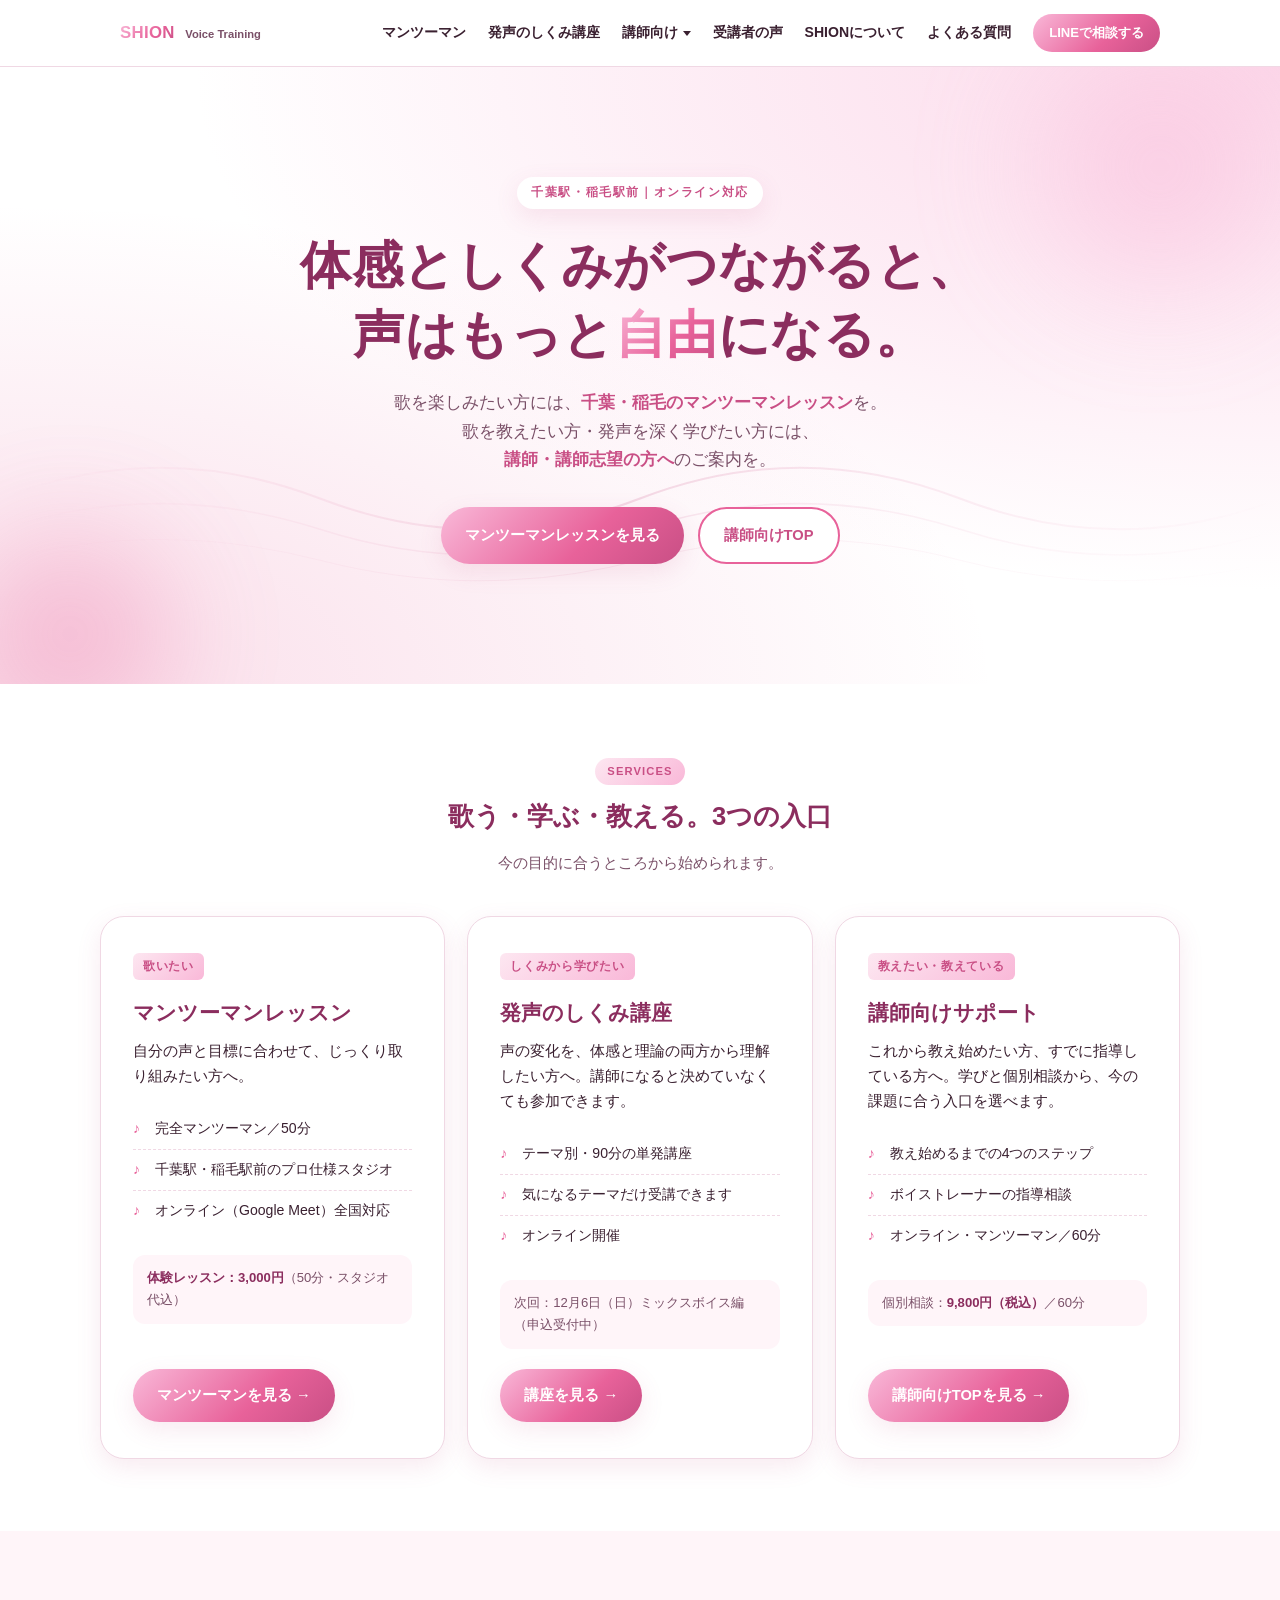
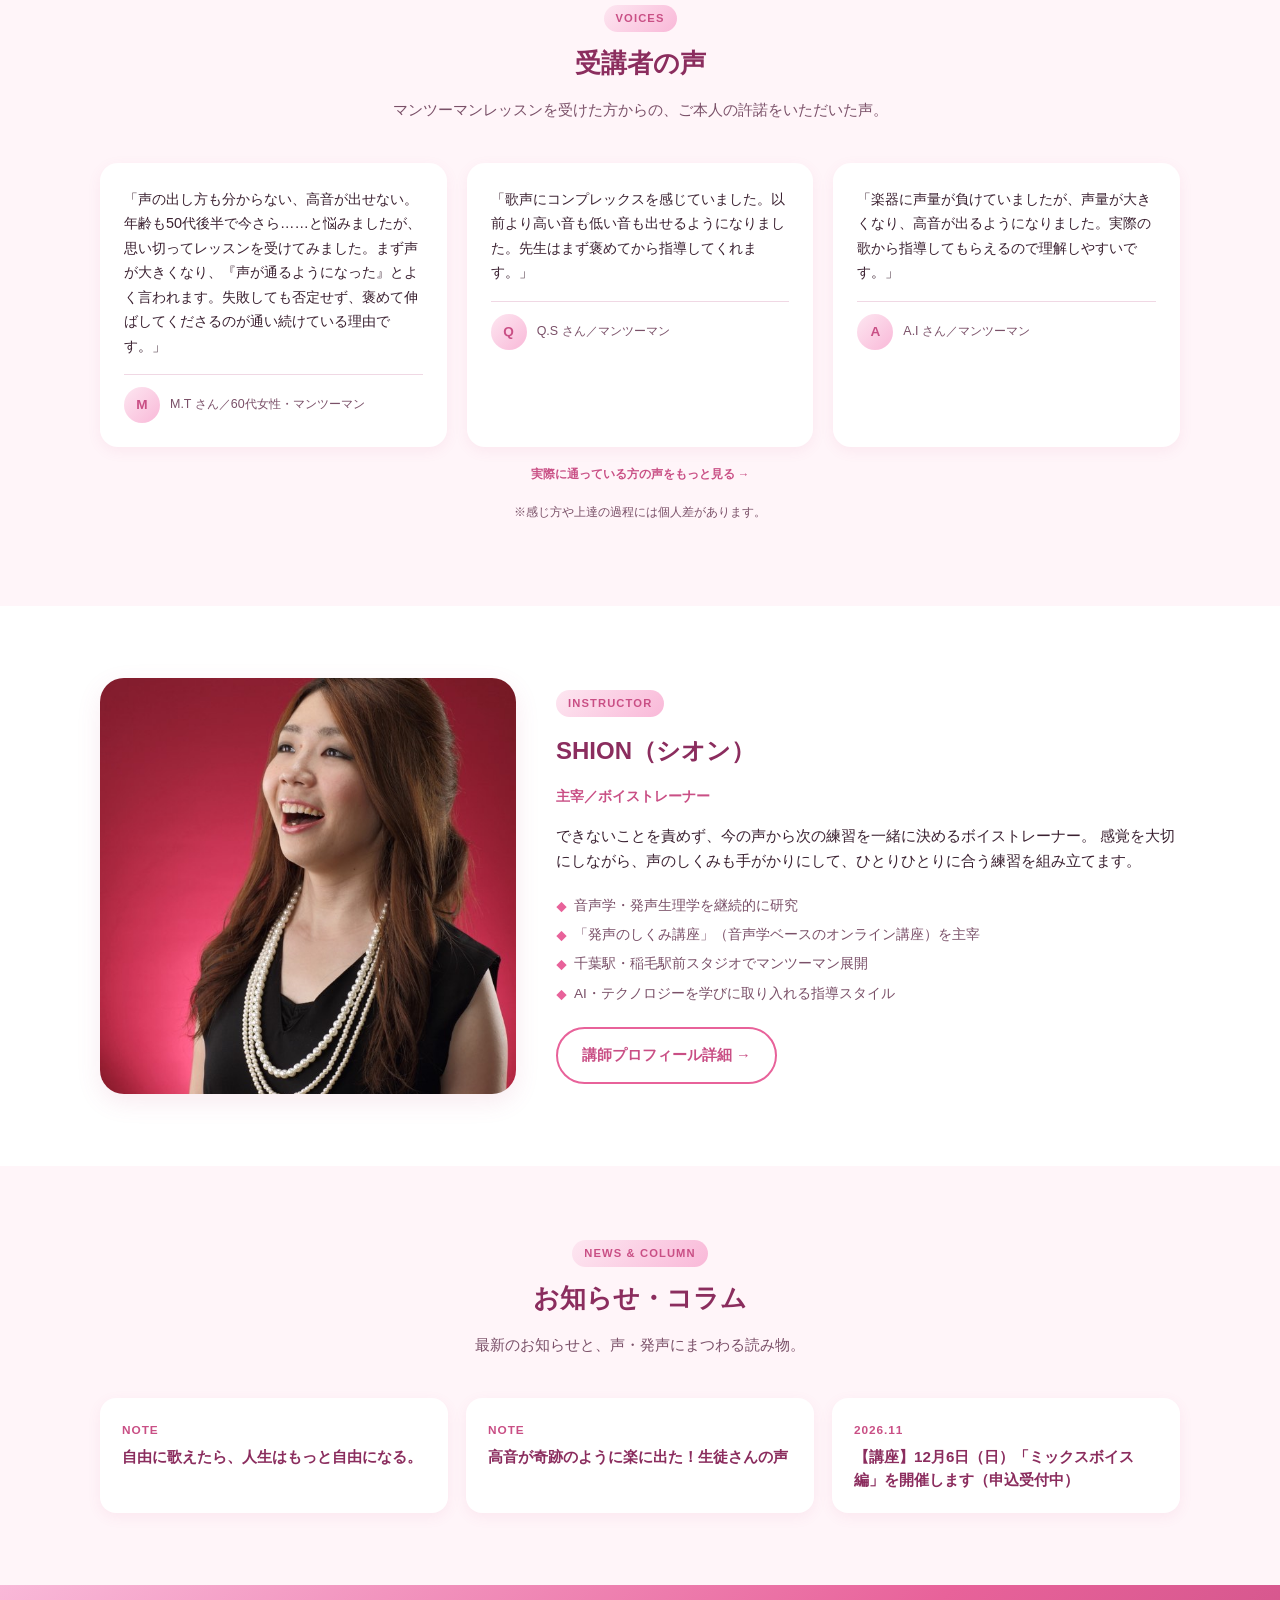
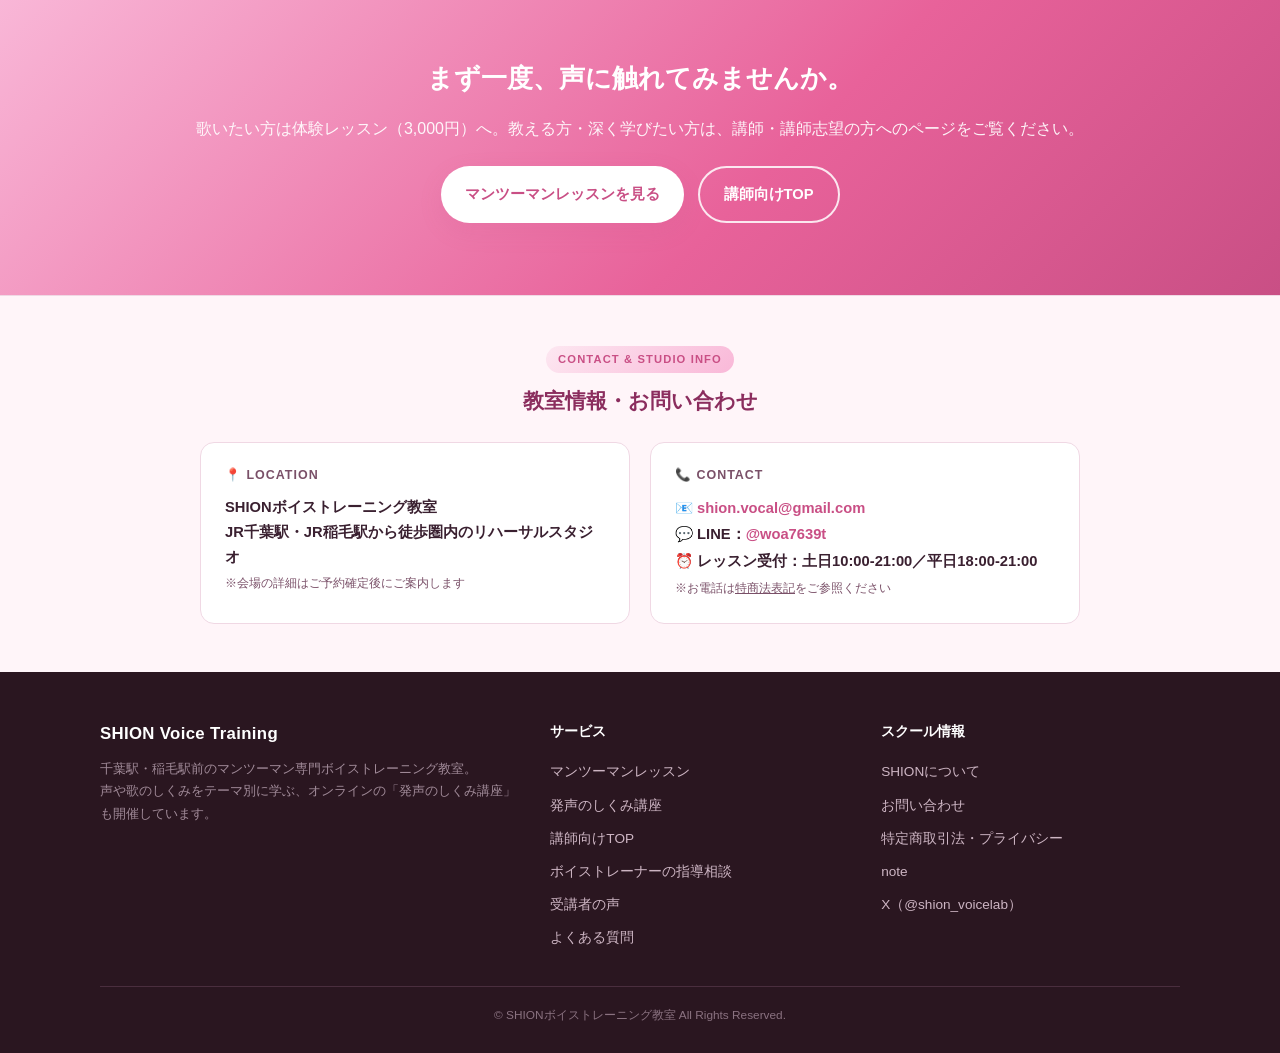
<file: index.html>
<!DOCTYPE html>
<html lang="ja" prefix="og: https://ogp.me/ns#">
<head>
<meta charset="UTF-8">
<!-- Google Tag Manager -->
<script>(function(w,d,s,l,i){w[l]=w[l]||[];w[l].push({'gtm.start':
new Date().getTime(),event:'gtm.js'});var f=d.getElementsByTagName(s)[0],
j=d.createElement(s),dl=l!='dataLayer'?'&l='+l:'';j.async=true;j.src=
'https://www.googletagmanager.com/gtm.js?id='+i+dl;f.parentNode.insertBefore(j,f);
})(window,document,'script','dataLayer','GTM-PFFM9KVF');</script>
<!-- End Google Tag Manager -->
<meta name="viewport" content="width=device-width, initial-scale=1.0">

<title>SHIONボイストレーニング教室｜千葉・稲毛のマンツーマン／発声のしくみ講座</title>
<meta name="description" content="千葉駅・稲毛駅前のマンツーマンボイストレーニング教室。趣味でも自分の声と向き合いたい大人の歌い手を中心に、初心者からブランクのある方まで対応。講師・講師志望者向けの『発声のしくみ講座』、ボイストレーナー・講師志望者向けの『ボイストレーナーの指導相談』も展開。">
<meta name="keywords" content="ボイストレーニング 千葉,ボイトレ 稲毛,マンツーマン ボイトレ,発声 理論,発声のしくみ,音声学,ボイトレ講師,オンライン ボイトレ,SHION">
<meta name="robots" content="index, follow">
<link rel="canonical" href="https://shion-voice.com/">

<link rel="icon" type="image/svg+xml" href="/favicon.svg">

<meta property="og:type" content="website">
<meta property="og:title" content="SHIONボイストレーニング教室｜千葉・稲毛のマンツーマン／発声のしくみ講座">
<meta property="og:description" content="マンツーマンの対面レッスンと、発声の仕組みを音声学で学ぶ『発声のしくみ講座』の2軸で展開する千葉のボイストレーニング教室。">
<meta property="og:url" content="https://shion-voice.com/">
<meta property="og:image" content="https://shion-voice.com/shion_profile.jpg">
<meta property="og:locale" content="ja_JP">
<meta property="og:site_name" content="SHIONボイストレーニング教室">
<meta name="twitter:card" content="summary_large_image">
<meta name="twitter:site" content="@shion_voicelab">
<meta name="twitter:creator" content="@shion_voicelab">
<meta name="twitter:title" content="SHIONボイストレーニング教室｜千葉・稲毛">
<meta name="twitter:description" content="マンツーマン対面レッスンと、発声のしくみ講座の2軸。">
<meta name="twitter:image" content="https://shion-voice.com/shion_profile.jpg">

<script type="application/ld+json">
{
  "@context": "https://schema.org",
  "@type": "MusicSchool",
  "@id": "https://shion-voice.com/#organization",
  "name": "SHIONボイストレーニング教室",
  "alternateName": "SHION Vocal Studio",
  "description": "千葉駅・稲毛駅前で通えるマンツーマンのボイストレーニング教室。発声の仕組みを音声学で学ぶ『発声のしくみ講座』（テーマ別90分のオンライン単発講座）と、ボイストレーナー・講師志望者向けのボイストレーナーの指導相談も提供。オンラインレッスン全国対応。",
  "url": "https://shion-voice.com/",
  "email": "shion.vocal@gmail.com",
  "image": "https://shion-voice.com/shion_profile.jpg",
  "address": {
    "@type": "PostalAddress",
    "addressLocality": "千葉市",
    "addressRegion": "千葉県",
    "addressCountry": "JP"
  },
  "areaServed": [
    {"@type": "City", "name": "千葉市"},
    {"@type": "AdministrativeArea", "name": "千葉県"}
  ],
  "geo": {"@type": "GeoCoordinates", "latitude": 35.61303, "longitude": 140.11674},
  "hasMap": "https://maps.google.com/?cid=798888906980750671",
  "openingHours": ["Sa-Su 10:00-21:00", "Mo-Fr 18:00-21:00"],
  "priceRange": "¥3,000〜",
  "knowsLanguage": ["ja"],
  "sameAs": [
    "https://note.com/shion_vocal",
    "https://x.com/shion_voicelab",
    "https://lit.link/shion_voicetraining",
    "https://jmty.jp/chiba/les-mus/article-8reis",
    "https://maps.google.com/?cid=798888906980750671"
  ]
}
</script>

<style>
*, *::before, *::after { box-sizing: border-box; }
html { scroll-behavior: smooth; }
body {
  margin: 0;
  font-family: 'Hiragino Kaku Gothic ProN', 'Hiragino Sans', 'Noto Sans JP', 'Yu Gothic', sans-serif;
  color: #3a2030;
  background: #fff;
  line-height: 1.7;
  -webkit-font-smoothing: antialiased;
}
img { max-width: 100%; height: auto; display: block; }
a { color: inherit; text-decoration: none; }

:root {
  --pink:   #e8629a;
  --rose:   #c94f85;
  --deep:   #8b2d5e;
  --ink:    #3a2030;
  --sub:    #7a5068;
  --light:  #fff5f9;
  --line:   #f0d8e4;
  --grad:   linear-gradient(135deg, #f9b8d8 0%, #e8629a 60%, #c94f85 100%);
  --grad2:  linear-gradient(135deg, #fde7f1 0%, #f9b8d8 100%);
  --shadow: 0 8px 24px rgba(201, 79, 133, 0.12);
}

/* ===== Header ===== */
.site-header {
  position: sticky; top: 0; z-index: 100;
  background: rgba(255,255,255,0.96);
  backdrop-filter: saturate(180%) blur(8px);
  border-bottom: 1px solid var(--line);
}
.header-inner {
  max-width: 1080px; margin: 0 auto;
  padding: 14px 20px;
  display: flex; align-items: center; justify-content: space-between; gap: 16px;
}
.logo {
  font-weight: 900; font-size: 1.05rem;
  background: var(--grad); -webkit-background-clip: text; background-clip: text; color: transparent;
  letter-spacing: 0.02em;
}
.logo-sub { font-size: 0.7rem; color: var(--sub); font-weight: 600; margin-left: 6px; }
.nav { display: flex; gap: 22px; align-items: center; }
.nav a { font-size: 0.88rem; font-weight: 600; color: var(--ink); }
.nav a:hover { color: var(--rose); }
.nav .nav-cta {
  padding: 8px 16px; border-radius: 999px;
  background: var(--grad); color: #fff;
  font-size: 0.82rem;
}
.nav-toggle { display: none; }
@media (max-width: 1080px) and (min-width: 761px) {
  .nav { gap: 14px; }
  .nav a { font-size: 0.8rem; }
  .nav .nav-cta { padding: 8px 12px; font-size: 0.76rem; }
}
@media (max-width: 900px) and (min-width: 761px) {
  .nav { gap: 10px; }
  .nav a { font-size: 0.74rem; }
  .nav .nav-cta { padding: 7px 10px; font-size: 0.7rem; }
}
@media (max-width: 760px) {
  .nav { display: none; position: absolute; top: 100%; left: 0; right: 0;
    background: #fff; flex-direction: column; gap: 0; padding: 8px 0;
    border-bottom: 1px solid var(--line); box-shadow: var(--shadow); }
  .nav.open { display: flex; }
  .nav a { padding: 14px 22px; width: 100%; border-bottom: 1px solid var(--line); }
  .nav .nav-cta { margin: 12px 22px; text-align: center; width: auto; border-bottom: none; }
  .nav-toggle {
    display: inline-flex; align-items: center; justify-content: center;
    width: 40px; height: 40px; border: none; background: transparent;
    cursor: pointer; padding: 0; color: var(--deep);
  }
  .nav-toggle span { display: block; width: 22px; height: 2px; background: currentColor; position: relative; }
  .nav-toggle span::before, .nav-toggle span::after {
    content: ''; position: absolute; left: 0; width: 22px; height: 2px; background: currentColor;
  }
  .nav-toggle span::before { top: -7px; }
  .nav-toggle span::after  { top:  7px; }
}

/* ===== Layout helpers ===== */
.section { padding: 72px 20px; }
.container { max-width: 1080px; margin: 0 auto; }
.eyebrow {
  display: inline-block; padding: 4px 12px; border-radius: 999px;
  background: var(--grad2); color: var(--rose);
  font-size: 0.7rem; font-weight: 800; letter-spacing: 0.1em;
}
.section-title {
  font-size: 1.6rem; font-weight: 900; color: var(--deep);
  margin: 14px 0 8px; line-height: 1.4;
}
.section-lead { color: var(--sub); margin-bottom: 36px; font-size: 0.95rem; }
.section-head { text-align: center; margin-bottom: 40px; }

/* ===== Hero ===== */
.hero {
  position: relative; overflow: hidden;
  background:
    radial-gradient(ellipse at top right, rgba(249,184,216,0.55), transparent 60%),
    radial-gradient(ellipse at bottom left, rgba(232,98,154,0.22), transparent 55%),
    #fff;
  padding: 110px 20px 120px;
}
.hero-deco {
  position: absolute; inset: 0;
  pointer-events: none;
  z-index: 0;
}
.hero-deco svg { width: 100%; height: 100%; }
.hero-blob {
  position: absolute; border-radius: 50%;
  filter: blur(50px); opacity: 0.55;
}
.hero-blob.b1 { top: -80px; right: -60px; width: 360px; height: 360px;
  background: radial-gradient(circle, #f9b8d8 0%, transparent 70%); }
.hero-blob.b2 { bottom: -100px; left: -80px; width: 300px; height: 300px;
  background: radial-gradient(circle, #e8629a 0%, transparent 70%); opacity: 0.4; }
.hero-inner {
  position: relative; z-index: 1;
  max-width: 880px; margin: 0 auto;
  text-align: center;
}
.hero-eyebrow {
  display: inline-block; padding: 6px 14px; border-radius: 999px;
  background: #fff; color: var(--rose); font-size: 0.72rem; font-weight: 800;
  letter-spacing: 0.14em; box-shadow: var(--shadow);
}
.hero h1 {
  font-size: 3.2rem; line-height: 1.35; font-weight: 900; color: var(--deep);
  margin: 22px 0 20px;
  letter-spacing: 0.01em;
}
.hero h1 .accent {
  background: var(--grad); -webkit-background-clip: text; background-clip: text; color: transparent;
}
.hero-desc { font-size: 1.05rem; color: var(--sub); margin: 0 auto 32px; max-width: 640px; }
.hero-cta { display: flex; flex-wrap: wrap; gap: 14px; justify-content: center; }
.btn {
  display: inline-flex; align-items: center; gap: 8px;
  padding: 14px 24px; border-radius: 999px;
  font-weight: 700; font-size: 0.92rem;
  transition: transform .15s, box-shadow .15s;
  cursor: pointer; border: none;
}
.btn:hover { transform: translateY(-2px); }
.btn-primary { background: var(--grad); color: #fff; box-shadow: var(--shadow); }
.btn-outline { background: #fff; color: var(--rose); border: 2px solid var(--pink); }
@media (max-width: 760px) {
  .hero { padding: 70px 20px 80px; }
  .hero h1 { font-size: 2.1rem; line-height: 1.4; }
  .hero-desc { font-size: 0.95rem; }
}

/* ===== Trust strip ===== */
.trust {
  background: var(--light);
  padding: 36px 20px;
  border-top: 1px solid var(--line);
  border-bottom: 1px solid var(--line);
}
.trust-grid {
  max-width: 1080px; margin: 0 auto;
  display: grid; grid-template-columns: repeat(4, 1fr); gap: 16px;
  text-align: center;
}
.trust-num {
  font-size: 1.8rem; font-weight: 900;
  background: var(--grad); -webkit-background-clip: text; background-clip: text; color: transparent;
  line-height: 1.1;
}
.trust-label { font-size: 0.78rem; color: var(--sub); margin-top: 6px; font-weight: 600; }
@media (max-width: 760px) {
  .trust-grid { grid-template-columns: repeat(2, 1fr); gap: 24px 12px; }
}

/* ===== Service cards ===== */
.services { background: #fff; }
.service-grid { display: grid; grid-template-columns: repeat(3, 1fr); gap: 22px; max-width: 1080px; margin: 0 auto; align-items: stretch; }
@media (max-width: 1000px) { .service-grid { grid-template-columns: 1fr; max-width: 560px; } }
.service-card {
  background: #fff; border: 1px solid var(--line); border-radius: 24px;
  padding: 36px 32px; box-shadow: var(--shadow);
  display: flex; flex-direction: column;
  transition: transform .2s, box-shadow .2s;
}
.service-card:hover { transform: translateY(-4px); box-shadow: 0 16px 40px rgba(201, 79, 133, 0.16); }
.service-tag {
  display: inline-block; padding: 4px 10px; border-radius: 6px;
  background: var(--grad2); color: var(--rose);
  font-size: 0.72rem; font-weight: 800; letter-spacing: 0.06em;
  margin-bottom: 12px; align-self: flex-start;
}
.service-card h3 { font-size: 1.3rem; font-weight: 900; color: var(--deep); margin: 6px 0 12px; line-height: 1.4; }
.service-card .for { font-size: 0.82rem; color: var(--rose); font-weight: 700; margin-bottom: 16px; }
.service-card p { font-size: 0.92rem; color: var(--ink); margin: 0 0 20px; }
.service-feats { list-style: none; padding: 0; margin: 0 0 24px; }
.service-feats li {
  font-size: 0.88rem; color: var(--ink);
  padding: 8px 0 8px 22px; position: relative;
  border-bottom: 1px dashed var(--line);
}
.service-feats li:last-child { border-bottom: none; }
.service-feats li::before { content: '♪'; position: absolute; left: 0; color: var(--pink); font-weight: 900; }
.service-meta {
  font-size: 0.82rem; color: var(--sub);
  margin-bottom: 20px; padding: 12px 14px;
  background: var(--light); border-radius: 12px;
}
.service-meta strong { color: var(--deep); }
.service-card .btn { align-self: flex-start; margin-top: auto; }
.service-card.wide {
  grid-column: 1 / -1;
  background: linear-gradient(180deg, #fff 0%, #fff5f9 100%);
  border-color: var(--pink);
}
.service-card.wide.quiet { background: #fff; border-color: var(--line); }
.service-card.wide .service-feats { display: grid; grid-template-columns: repeat(2, 1fr); column-gap: 24px; }
@media (max-width: 760px) {
  .service-card.wide .service-feats { grid-template-columns: 1fr; }
}
.service-card.coming {
  background: linear-gradient(180deg, #fff 0%, #fff5f9 100%);
  border-style: dashed;
}
.coming-badge {
  display: inline-block; padding: 4px 10px; border-radius: 6px;
  background: #fff; color: var(--sub); border: 1px solid var(--line);
  font-size: 0.7rem; font-weight: 800; letter-spacing: 0.06em;
  margin-bottom: 12px; align-self: flex-start;
}
@media (max-width: 760px) {
  .service-card { padding: 28px 22px; }
}

/* ===== Voices ===== */
.voices { background: var(--light); }
.voice-grid { display: grid; grid-template-columns: repeat(3, 1fr); gap: 20px; }
.voice-card {
  background: #fff; border-radius: 18px; padding: 24px;
  box-shadow: 0 4px 14px rgba(201,79,133,0.08);
}
.voice-stars { color: #f4b740; font-size: 0.95rem; letter-spacing: 0.08em; margin-bottom: 8px; }
.voice-quote { font-size: 0.9rem; color: var(--ink); margin: 0 0 16px; }
.voice-person {
  display: flex; align-items: center; gap: 10px; font-size: 0.78rem; color: var(--sub);
  border-top: 1px solid var(--line); padding-top: 12px;
}
.voice-avatar {
  width: 36px; height: 36px; border-radius: 50%;
  background: var(--grad2); display: flex; align-items: center; justify-content: center;
  color: var(--rose); font-weight: 900; font-size: 0.85rem;
}
.voices-note { font-size: 0.72rem; color: var(--sub); text-align: center; margin-top: 18px; }
@media (max-width: 760px) { .voice-grid { grid-template-columns: 1fr; } }

/* ===== Teacher ===== */
.teacher { background: #fff; }
.teacher-inner { display: grid; grid-template-columns: 0.8fr 1.2fr; gap: 40px; align-items: center; }
.teacher-photo {
  border-radius: 24px; overflow: hidden; box-shadow: var(--shadow);
  aspect-ratio: 1/1; background: var(--light);
}
.teacher-photo img { width: 100%; height: 100%; object-fit: cover; }
.teacher-name { font-size: 1.5rem; font-weight: 900; color: var(--deep); margin: 0 0 4px; }
.teacher-role { font-size: 0.85rem; color: var(--rose); font-weight: 700; margin-bottom: 16px; }
.teacher-bio { font-size: 0.92rem; color: var(--ink); margin-bottom: 20px; }
.teacher-credentials { list-style: none; padding: 0; margin: 0 0 22px; }
.teacher-credentials li {
  font-size: 0.85rem; color: var(--sub);
  padding-left: 18px; position: relative; margin-bottom: 6px;
}
.teacher-credentials li::before {
  content: '◆'; position: absolute; left: 0; color: var(--pink); font-size: 0.7rem; top: 4px;
}
@media (max-width: 760px) {
  .teacher-inner { grid-template-columns: 1fr; gap: 28px; }
  .teacher-photo { max-width: 280px; margin: 0 auto; }
}

/* ===== News ===== */
.news { background: var(--light); }
.news-grid { display: grid; grid-template-columns: repeat(3, 1fr); gap: 18px; }
.news-card {
  background: #fff; border-radius: 16px; padding: 22px;
  box-shadow: 0 4px 14px rgba(201,79,133,0.08);
  transition: transform .15s;
  display: block;
}
.news-card:hover { transform: translateY(-3px); }
.news-date { font-size: 0.74rem; color: var(--rose); font-weight: 700; letter-spacing: 0.08em; }
.news-title { font-size: 0.95rem; font-weight: 700; color: var(--deep); margin: 6px 0 0; line-height: 1.5; }
@media (max-width: 760px) { .news-grid { grid-template-columns: 1fr; } }

/* ===== CTA ===== */
.cta { background: var(--grad); color: #fff; text-align: center; }
.cta h2 { color: #fff; font-size: 1.6rem; font-weight: 900; margin: 0 0 14px; }
.cta p { color: rgba(255,255,255,0.92); margin: 0 0 24px; }
.cta .btn-primary { background: #fff; color: var(--rose); }
.cta .btn-outline { background: transparent; color: #fff; border-color: rgba(255,255,255,0.85); }

/* ===== Footer ===== */
.site-footer {
  background: #2a1620;
  color: #cdb5c3;
  padding: 48px 20px 28px;
  font-size: 0.85rem;
}
.footer-inner {
  max-width: 1080px; margin: 0 auto;
  display: grid; grid-template-columns: 1.4fr 1fr 1fr; gap: 32px;
}
.footer-brand .logo { color: #fff; background: none; -webkit-text-fill-color: #fff; }
.footer-brand p { color: #a08a98; font-size: 0.82rem; margin: 10px 0 0; }
.footer-col h4 { color: #fff; font-size: 0.88rem; font-weight: 800; margin: 0 0 12px; }
.footer-col ul { list-style: none; padding: 0; margin: 0; }
.footer-col li { margin-bottom: 0; }
.footer-col a { display: inline-block; padding: 5px 0; }
.footer-col a:hover { color: #fff; }
.footer-bottom {
  max-width: 1080px; margin: 32px auto 0; padding-top: 18px;
  border-top: 1px solid #4a2e3e;
  font-size: 0.74rem; color: #8a7280; text-align: center;
}
@media (max-width: 760px) { .footer-inner { grid-template-columns: 1fr; gap: 24px; } }

/* ===== グローバルナビ：講師向けドロップダウン／アコーディオン ===== */
.nav-group { position: relative; display: flex; align-items: center; }
.nav-parent {
  font-family: inherit; font-size: 0.88rem; font-weight: 600; color: var(--ink);
  background: none; border: 0; padding: 0; cursor: pointer;
  display: inline-flex; align-items: center; gap: 5px; line-height: inherit;
}
.nav-parent:hover, .nav-parent[aria-expanded="true"] { color: var(--rose); }
.nav-group.is-current > .nav-parent { color: var(--rose); }
.nav-caret {
  width: 0; height: 0; border-left: 4px solid transparent; border-right: 4px solid transparent;
  border-top: 5px solid currentColor; transition: transform .15s;
}
.nav-parent[aria-expanded="true"] .nav-caret { transform: rotate(180deg); }
.nav-sub {
  display: none; position: absolute; top: 100%; left: 50%; transform: translateX(-50%);
  margin-top: 12px; min-width: 232px; z-index: 120;
  background: #fff; border: 1px solid var(--line); border-radius: 14px;
  box-shadow: var(--shadow); padding: 8px;
}
.nav-sub.open { display: block; }
.nav-sub a {
  display: block; padding: 10px 14px; border-radius: 9px;
  font-size: 0.84rem; font-weight: 600; color: var(--ink); white-space: nowrap;
}
.nav-sub a:hover, .nav-sub a:focus-visible { background: var(--light); color: var(--rose); }
.nav-sub a.current { color: var(--rose); font-weight: 800; }
.nav-parent:focus-visible, .nav-sub a:focus-visible { outline: 2px solid var(--rose); outline-offset: 2px; }
@media (max-width: 1080px) and (min-width: 761px) {
  .nav-parent { font-size: 0.8rem; }
}
@media (max-width: 900px) and (min-width: 761px) {
  .nav-parent { font-size: 0.74rem; }
  .nav-sub { min-width: 210px; }
  .nav-sub a { font-size: 0.78rem; }
}
@media (max-width: 760px) {
  .nav-group { display: block; width: 100%; }
  .nav-parent {
    width: 100%; justify-content: space-between;
    padding: 14px 22px; border-bottom: 1px solid var(--line); font-size: 0.88rem;
  }
  .nav-sub {
    display: none; position: static; transform: none; margin: 0; padding: 0;
    min-width: 0; background: var(--light); border: 0; border-radius: 0; box-shadow: none;
  }
  .nav-sub.open { display: block; }
  .nav-sub a {
    padding: 13px 22px 13px 38px; border-radius: 0;
    border-bottom: 1px solid var(--line); white-space: normal; width: 100%;
  }
}
</style>
</head>
<body>
<!-- Google Tag Manager (noscript) -->
<noscript><iframe src="https://www.googletagmanager.com/ns.html?id=GTM-PFFM9KVF"
height="0" width="0" style="display:none;visibility:hidden"></iframe></noscript>
<!-- End Google Tag Manager (noscript) -->

<header class="site-header">
  <div class="header-inner">
    <a href="/" class="logo-wrap">
      <span class="logo">SHION</span>
      <span class="logo-sub">Voice Training</span>
    </a>
    <button class="nav-toggle" aria-label="メニューを開く" aria-controls="nav" aria-expanded="false" onclick="var n=document.getElementById('nav'); var o=n.classList.toggle('open'); this.setAttribute('aria-expanded', o);">
      <span></span>
    </button>
    <nav class="nav" id="nav" aria-label="メインメニュー">
      <a href="./lesson/">マンツーマン</a>
      <a href="./course/">発声のしくみ講座</a>
      <div class="nav-group">
        <button type="button" class="nav-parent" id="nav-teacher-btn" aria-expanded="false" aria-controls="nav-teacher-sub">講師向け<span class="nav-caret" aria-hidden="true"></span></button>
        <div class="nav-sub" id="nav-teacher-sub" role="group" aria-labelledby="nav-teacher-btn">
          <a href="./teacher/">講師向けTOP</a>
          <a href="./teacher-support/">ボイストレーナーの指導相談</a>
        </div>
      </div>
      <a href="./voice/">受講者の声</a>
      <a href="./about/">SHIONについて</a>
      <a href="./faq/">よくある質問</a>
      <a href="https://line.me/ti/p/@woa7639t" target="_blank" rel="noopener" class="nav-cta">LINEで相談する</a>
    </nav>
  </div>
</header>

<section class="hero" aria-label="メインビジュアル">
  <div class="hero-deco" aria-hidden="true">
    <span class="hero-blob b1"></span>
    <span class="hero-blob b2"></span>
    <svg viewBox="0 0 1200 600" preserveAspectRatio="none" style="position:absolute; inset:0; opacity:0.18;">
      <defs>
        <linearGradient id="wave" x1="0" x2="1" y1="0" y2="0">
          <stop offset="0%"  stop-color="#e8629a" stop-opacity="0"/>
          <stop offset="50%" stop-color="#c94f85" stop-opacity="1"/>
          <stop offset="100%" stop-color="#e8629a" stop-opacity="0"/>
        </linearGradient>
      </defs>
      <path d="M0,420 Q150,360 300,420 T600,420 T900,420 T1200,420"
            fill="none" stroke="url(#wave)" stroke-width="2"/>
      <path d="M0,450 Q150,400 300,450 T600,450 T900,450 T1200,450"
            fill="none" stroke="url(#wave)" stroke-width="1.5" opacity="0.7"/>
      <path d="M0,480 Q150,440 300,480 T600,480 T900,480 T1200,480"
            fill="none" stroke="url(#wave)" stroke-width="1" opacity="0.5"/>
    </svg>
  </div>
  <div class="hero-inner">
    <span class="hero-eyebrow">千葉駅・稲毛駅前｜オンライン対応</span>
    <h1>
      体感としくみがつながると、<br>
      声はもっと<span class="accent">自由</span>になる。
    </h1>
    <p class="hero-desc">
      歌を楽しみたい方には、<strong style="color:var(--rose);">千葉・稲毛のマンツーマンレッスン</strong>を。<br>
      歌を教えたい方・発声を深く学びたい方には、<br><strong style="color:var(--rose);">講師・講師志望の方へ</strong>のご案内を。
    </p>
    <div class="hero-cta">
      <a href="./lesson/" class="btn btn-primary">マンツーマンレッスンを見る</a>
      <a href="./teacher/" class="btn btn-outline">講師向けTOP</a>
    </div>
  </div>
</section>

<section id="services" class="section services">
  <div class="container">
    <div class="section-head">
      <span class="eyebrow">SERVICES</span>
      <h2 class="section-title">歌う・学ぶ・教える。3つの入口</h2>
      <p class="section-lead">今の目的に合うところから始められます。</p>
    </div>

    <div class="service-grid">

      <article class="service-card">
        <span class="service-tag">歌いたい</span>
        <h3>マンツーマンレッスン</h3>
        <p>自分の声と目標に合わせて、じっくり取り組みたい方へ。</p>
        <ul class="service-feats">
          <li>完全マンツーマン／50分</li>
          <li>千葉駅・稲毛駅前のプロ仕様スタジオ</li>
          <li>オンライン（Google Meet）全国対応</li>
        </ul>
        <div class="service-meta">
          <strong>体験レッスン：3,000円</strong>（50分・スタジオ代込）
        </div>
        <a href="./lesson/" class="btn btn-primary">マンツーマンを見る →</a>
      </article>

      <article class="service-card">
        <span class="service-tag">しくみから学びたい</span>
        <h3>発声のしくみ講座</h3>
        <p>声の変化を、体感と理論の両方から理解したい方へ。講師になると決めていなくても参加できます。</p>
        <ul class="service-feats">
          <li>テーマ別・90分の単発講座</li>
          <li>気になるテーマだけ受講できます</li>
          <li>オンライン開催</li>
        </ul>
        <div class="service-meta">
          次回：12月6日（日）ミックスボイス編（申込受付中）
        </div>
        <a href="./course/" class="btn btn-primary">講座を見る →</a>
      </article>

      <article class="service-card">
        <span class="service-tag">教えたい・教えている</span>
        <h3>講師向けサポート</h3>
        <p>これから教え始めたい方、すでに指導している方へ。学びと個別相談から、今の課題に合う入口を選べます。</p>
        <ul class="service-feats">
          <li>教え始めるまでの4つのステップ</li>
          <li>ボイストレーナーの指導相談</li>
          <li>オンライン・マンツーマン／60分</li>
        </ul>
        <div class="service-meta">
          個別相談：<strong>9,800円（税込）</strong>／60分
        </div>
        <a href="./teacher/" class="btn btn-primary">講師向けTOPを見る →</a>
      </article>

    </div>
  </div>
</section>

<section class="section voices">
  <div class="container">
    <div class="section-head">
      <span class="eyebrow">VOICES</span>
      <h2 class="section-title">受講者の声</h2>
      <p class="section-lead">マンツーマンレッスンを受けた方からの、ご本人の許諾をいただいた声。</p>
    </div>

    <div class="voice-grid">
      <article class="voice-card">
        <p class="voice-quote">「声の出し方も分からない、高音が出せない。年齢も50代後半で今さら……と悩みましたが、思い切ってレッスンを受けてみました。まず声が大きくなり、『声が通るようになった』とよく言われます。失敗しても否定せず、褒めて伸ばしてくださるのが通い続けている理由です。」</p>
        <div class="voice-person">
          <span class="voice-avatar">M</span>
          <span>M.T さん／60代女性・マンツーマン</span>
        </div>
      </article>
      <article class="voice-card">
        <p class="voice-quote">「歌声にコンプレックスを感じていました。以前より高い音も低い音も出せるようになりました。先生はまず褒めてから指導してくれます。」</p>
        <div class="voice-person">
          <span class="voice-avatar">Q</span>
          <span>Q.S さん／マンツーマン</span>
        </div>
      </article>
      <article class="voice-card">
        <p class="voice-quote">「楽器に声量が負けていましたが、声量が大きくなり、高音が出るようになりました。実際の歌から指導してもらえるので理解しやすいです。」</p>
        <div class="voice-person">
          <span class="voice-avatar">A</span>
          <span>A.I さん／マンツーマン</span>
        </div>
      </article>
    </div>

    <p class="voices-note" style="text-align:center;"><a href="./voice/" style="color:var(--rose); font-weight:700;">実際に通っている方の声をもっと見る →</a></p>
    <p class="voices-note">※感じ方や上達の過程には個人差があります。</p>
  </div>
</section>

<section class="section teacher">
  <div class="container">
    <div class="teacher-inner">
      <div class="teacher-photo">
        <img src="./shion_profile.jpg" alt="講師シオン">
      </div>
      <div>
        <span class="eyebrow">INSTRUCTOR</span>
        <h2 class="teacher-name" style="margin-top:14px;">SHION（シオン）</h2>
        <p class="teacher-role">主宰／ボイストレーナー</p>
        <p class="teacher-bio">
          できないことを責めず、今の声から次の練習を一緒に決めるボイストレーナー。
          感覚を大切にしながら、声のしくみも手がかりにして、ひとりひとりに合う練習を組み立てます。
        </p>
        <ul class="teacher-credentials">
          <li>音声学・発声生理学を継続的に研究</li>
          <li>「発声のしくみ講座」（音声学ベースのオンライン講座）を主宰</li>
          <li>千葉駅・稲毛駅前スタジオでマンツーマン展開</li>
          <li>AI・テクノロジーを学びに取り入れる指導スタイル</li>
        </ul>
        <a href="./about/" class="btn btn-outline">講師プロフィール詳細 →</a>
      </div>
    </div>
  </div>
</section>

<section class="section news">
  <div class="container">
    <div class="section-head">
      <span class="eyebrow">NEWS &amp; COLUMN</span>
      <h2 class="section-title">お知らせ・コラム</h2>
      <p class="section-lead">最新のお知らせと、声・発声にまつわる読み物。</p>
    </div>

    <div class="news-grid">
      <a href="https://note.com/shion_vocal" class="news-card" target="_blank" rel="noopener">
        <div class="news-date">NOTE</div>
        <div class="news-title">自由に歌えたら、人生はもっと自由になる。</div>
      </a>
      <a href="https://note.com/shion_vocal" class="news-card" target="_blank" rel="noopener">
        <div class="news-date">NOTE</div>
        <div class="news-title">高音が奇跡のように楽に出た！生徒さんの声</div>
      </a>
      <a href="./course/" class="news-card">
        <div class="news-date">2026.11</div>
        <div class="news-title">【講座】12月6日（日）「ミックスボイス編」を開催します（申込受付中）</div>
      </a>
    </div>
  </div>
</section>

<section class="section cta">
  <div class="container">
    <h2>まず一度、声に触れてみませんか。</h2>
    <p>歌いたい方は体験レッスン（3,000円）へ。教える方・深く学びたい方は、講師・講師志望の方へのページをご覧ください。</p>
    <div class="hero-cta" style="justify-content:center;">
      <a href="./lesson/" class="btn btn-primary">マンツーマンレッスンを見る</a>
      <a href="./teacher/" class="btn btn-outline">講師向けTOP</a>
    </div>
  </div>
</section>

<!-- ===== Contact / NAP（ローカルSEO） ===== -->
<section style="background:var(--light); padding:48px 20px; border-top:1px solid var(--line);">
  <div style="max-width:880px; margin:0 auto;">
    <div style="text-align:center; margin-bottom:24px;">
      <span class="eyebrow">CONTACT &amp; STUDIO INFO</span>
      <h2 style="font-size:1.3rem; font-weight:900; color:var(--deep); margin:10px 0 0;">教室情報・お問い合わせ</h2>
    </div>
    <div style="display:grid; grid-template-columns:1fr 1fr; gap:20px;" class="nap-grid">
      <div style="background:#fff; border-radius:14px; padding:22px 24px; border:1px solid var(--line);">
        <div style="font-size:0.78rem; color:var(--sub); font-weight:800; letter-spacing:0.08em; margin-bottom:8px;">📍 LOCATION</div>
        <div style="font-size:0.92rem; color:var(--ink); font-weight:700; line-height:1.7;">
          SHIONボイストレーニング教室<br>
          JR千葉駅・JR稲毛駅から徒歩圏内のリハーサルスタジオ<br>
          <span style="font-size:0.78rem; color:var(--sub); font-weight:500;">※会場の詳細はご予約確定後にご案内します</span>
        </div>
      </div>
      <div style="background:#fff; border-radius:14px; padding:22px 24px; border:1px solid var(--line);">
        <div style="font-size:0.78rem; color:var(--sub); font-weight:800; letter-spacing:0.08em; margin-bottom:8px;">📞 CONTACT</div>
        <div style="font-size:0.92rem; color:var(--ink); font-weight:700; line-height:1.8;">
          📧 <a href="mailto:shion.vocal@gmail.com" style="color:var(--rose);">shion.vocal@gmail.com</a><br>
          💬 LINE：<a href="https://line.me/ti/p/@woa7639t" target="_blank" rel="noopener" style="color:var(--rose);">@woa7639t</a><br>
          ⏰ レッスン受付：土日10:00-21:00／平日18:00-21:00<br>
          <span style="font-size:0.78rem; color:var(--sub); font-weight:500;">※お電話は<a href="./legal/#tokushou" style="color:var(--sub); text-decoration:underline;">特商法表記</a>をご参照ください</span>
        </div>
      </div>
    </div>
    <style>@media(max-width:700px){.nap-grid{grid-template-columns:1fr !important;}}</style>
  </div>
</section>

<footer class="site-footer">
  <div class="footer-inner">
    <div class="footer-brand">
      <span class="logo">SHION Voice Training</span>
      <p>千葉駅・稲毛駅前のマンツーマン専門ボイストレーニング教室。<br>声や歌のしくみをテーマ別に学ぶ、オンラインの「発声のしくみ講座」も開催しています。</p>
    </div>
    <div class="footer-col">
      <h4>サービス</h4>
      <ul>
        <li><a href="./lesson/">マンツーマンレッスン</a></li>
        <li><a href="./course/">発声のしくみ講座</a></li>
        <li><a href="./teacher/">講師向けTOP</a></li>
        <li><a href="./teacher-support/">ボイストレーナーの指導相談</a></li>
        <li><a href="./voice/">受講者の声</a></li>
        <li><a href="./faq/">よくある質問</a></li>
      </ul>
    </div>
    <div class="footer-col">
      <h4>スクール情報</h4>
      <ul>
        <li><a href="./about/">SHIONについて</a></li>
        <li><a href="mailto:shion.vocal@gmail.com">お問い合わせ</a></li>
        <li><a href="./legal/">特定商取引法・プライバシー</a></li>
        <li><a href="https://note.com/shion_vocal" target="_blank" rel="noopener">note</a></li>
        <li><a href="https://x.com/shion_voicelab" target="_blank" rel="noopener">X（@shion_voicelab）</a></li>
      </ul>
    </div>
  </div>
  <div class="footer-bottom">
    © SHIONボイストレーニング教室 All Rights Reserved.
  </div>
</footer>


<script>
/* グローバルナビ：講師向けメニューの開閉（クリック／Esc／外側クリック／フォーカス離脱） */
(function () {
  var group = document.querySelector('.nav-group');
  if (!group) return;
  var btn = group.querySelector('.nav-parent');
  var sub = group.querySelector('.nav-sub');
  if (!btn || !sub) return;

  function setOpen(open) {
    sub.classList.toggle('open', open);
    btn.setAttribute('aria-expanded', open ? 'true' : 'false');
  }
  btn.addEventListener('click', function (e) {
    e.stopPropagation();
    setOpen(!sub.classList.contains('open'));
  });
  document.addEventListener('click', function (e) {
    if (!group.contains(e.target)) setOpen(false);
  });
  document.addEventListener('keydown', function (e) {
    if (e.key === 'Escape' && sub.classList.contains('open')) {
      setOpen(false);
      btn.focus();
    }
  });
  group.addEventListener('focusout', function (e) {
    if (!group.contains(e.relatedTarget)) setOpen(false);
  });
})();
</script>
</body>
</html>
</file>
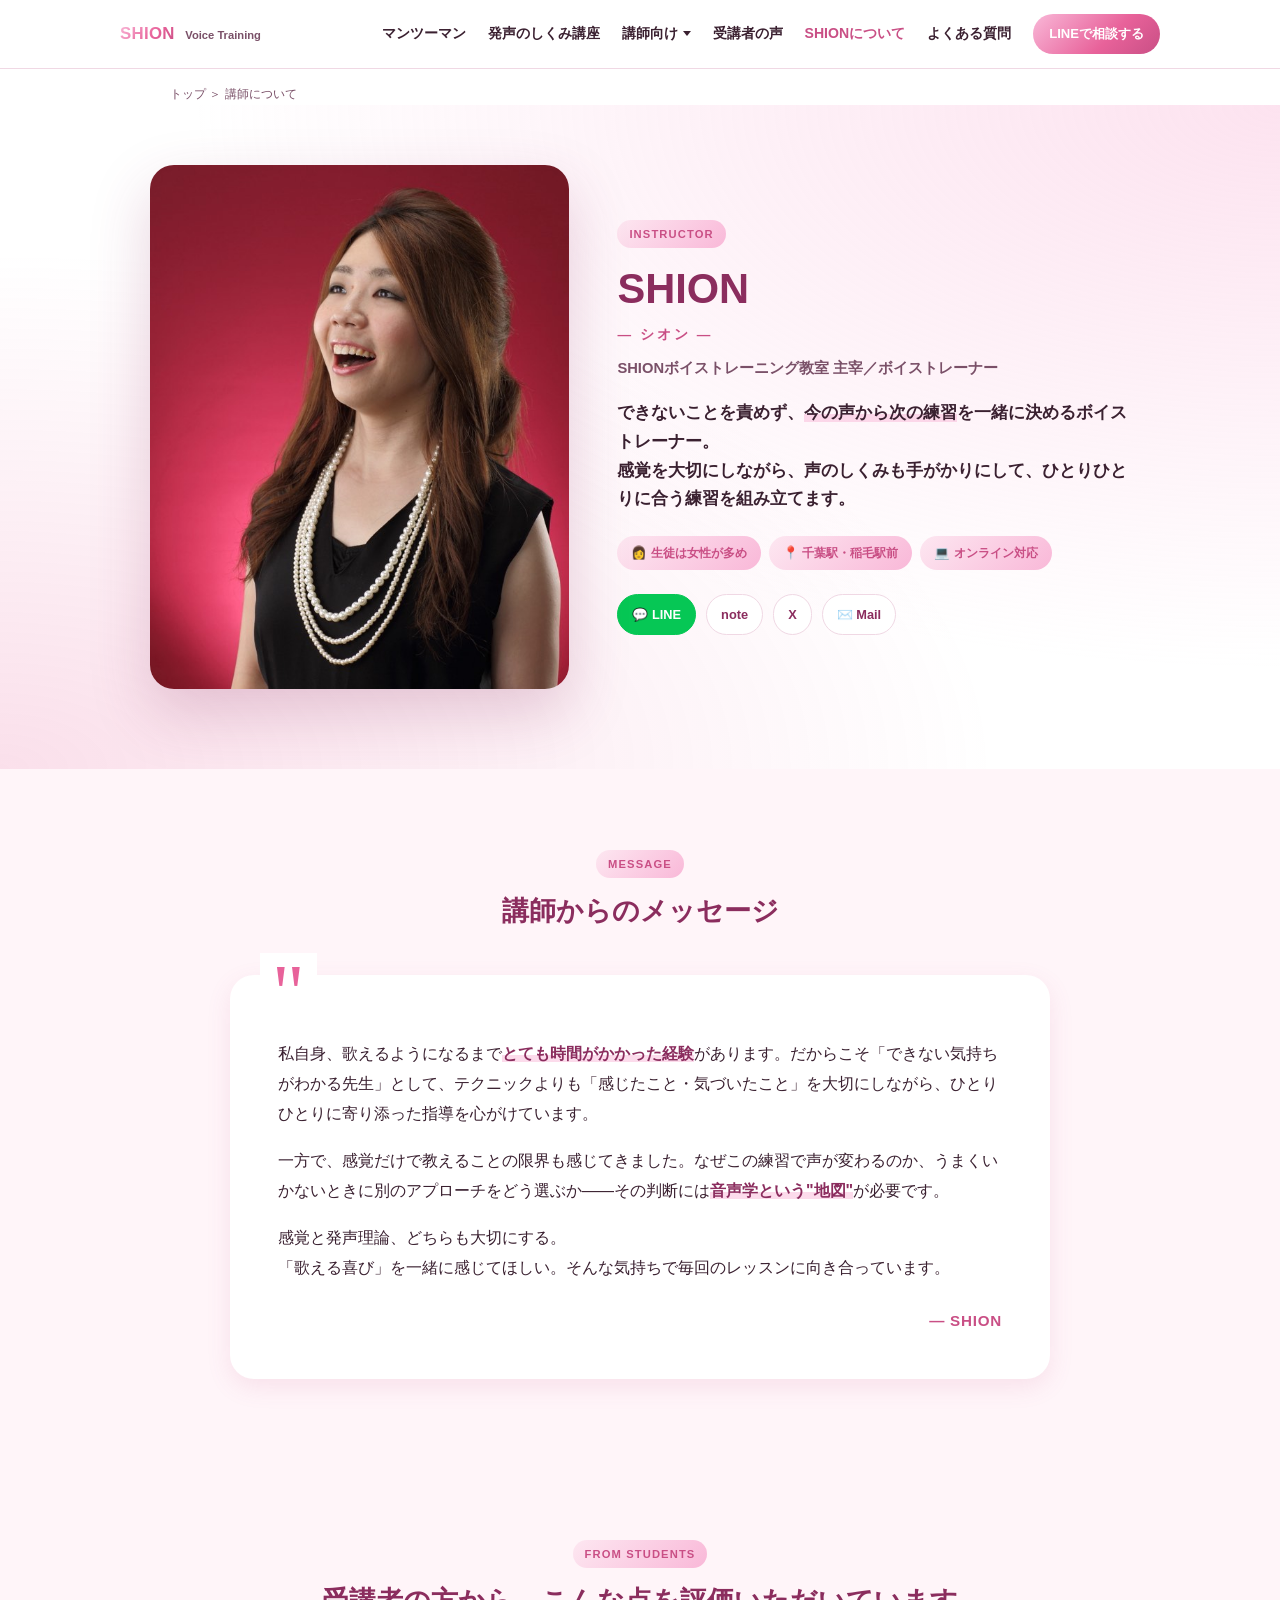
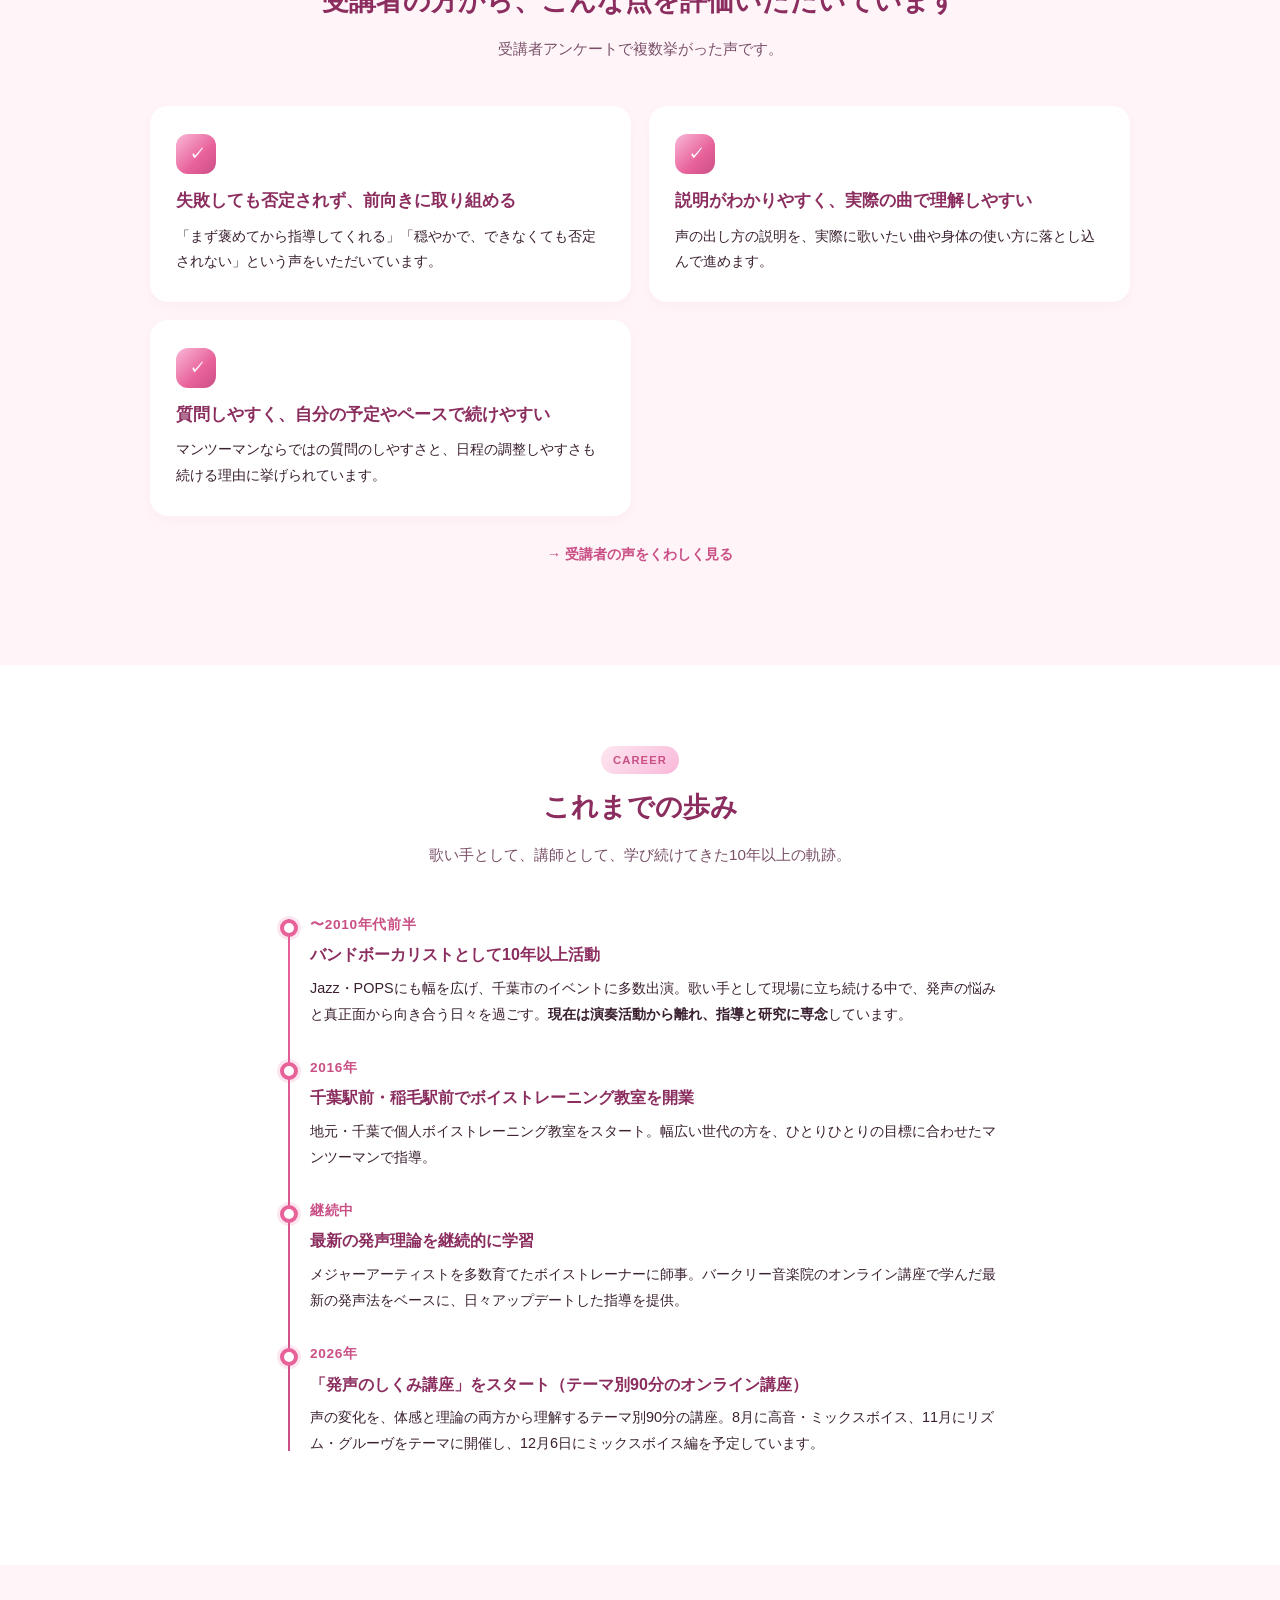
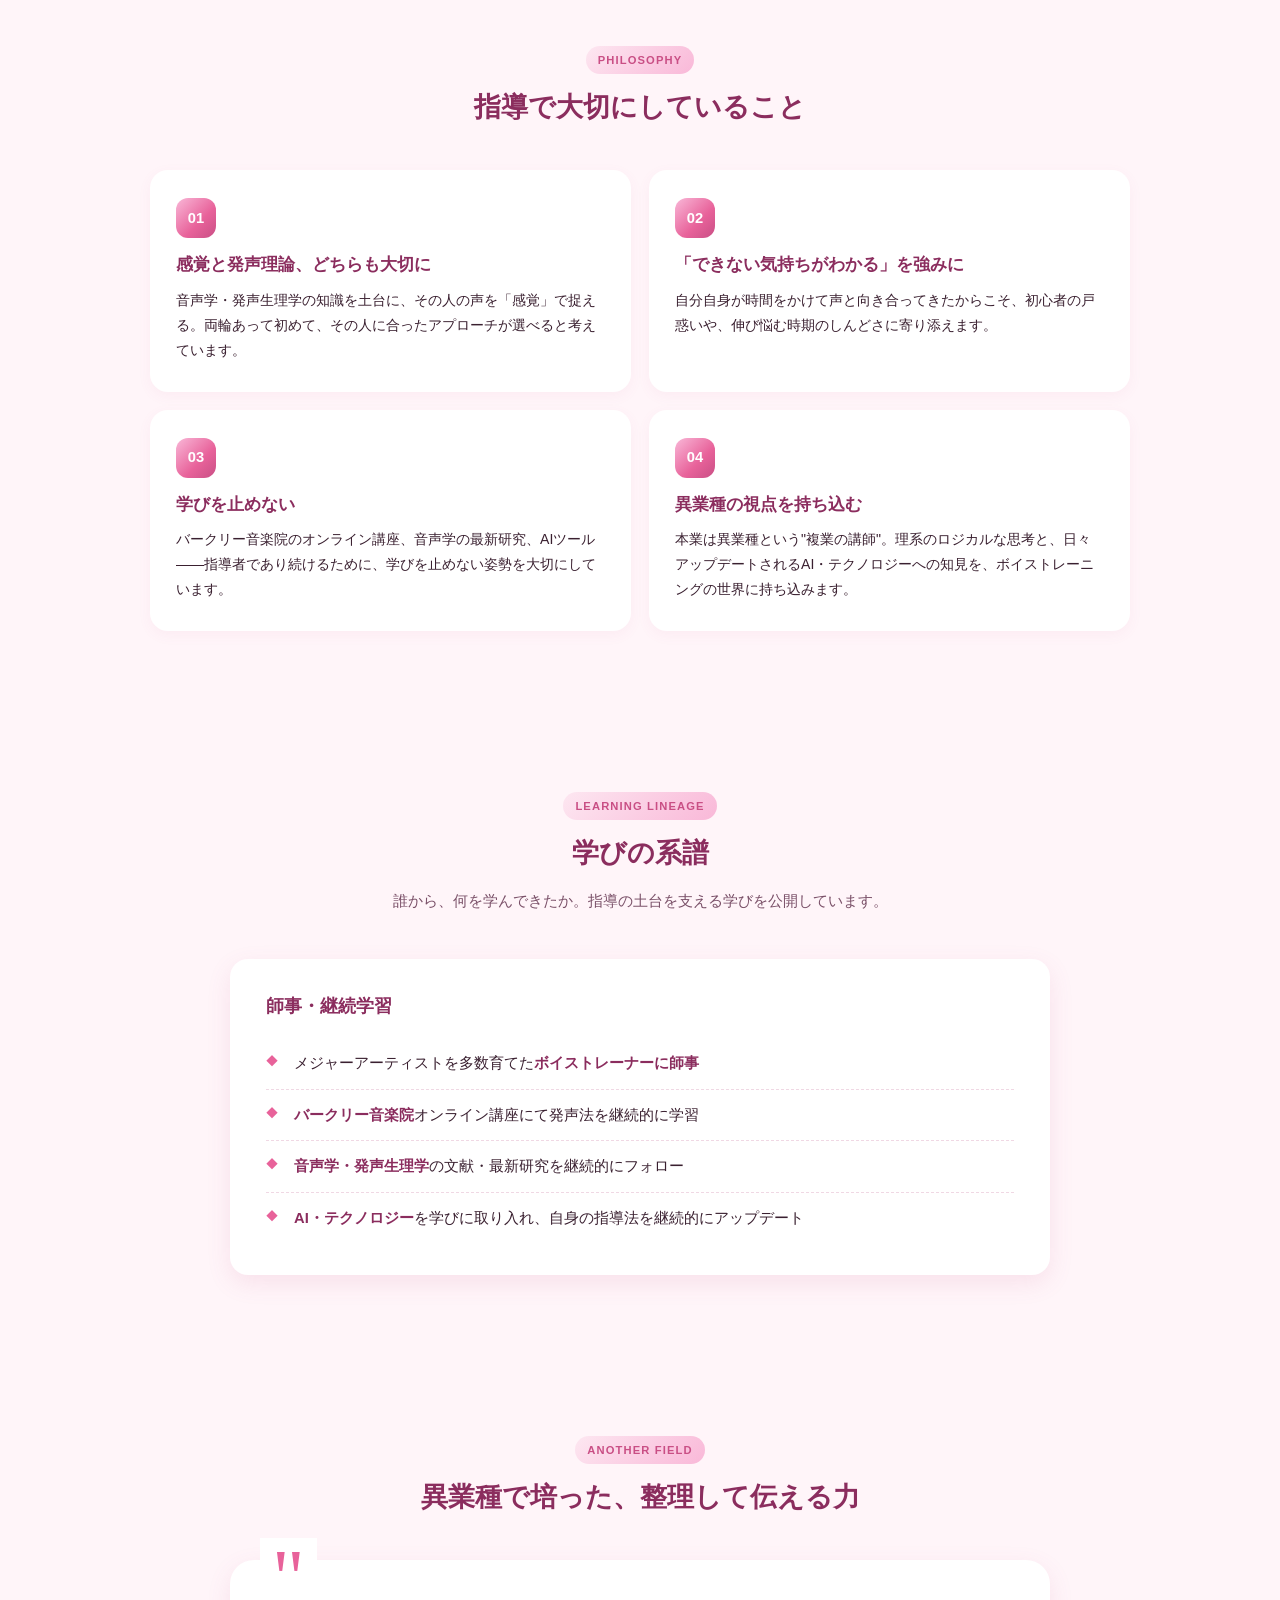
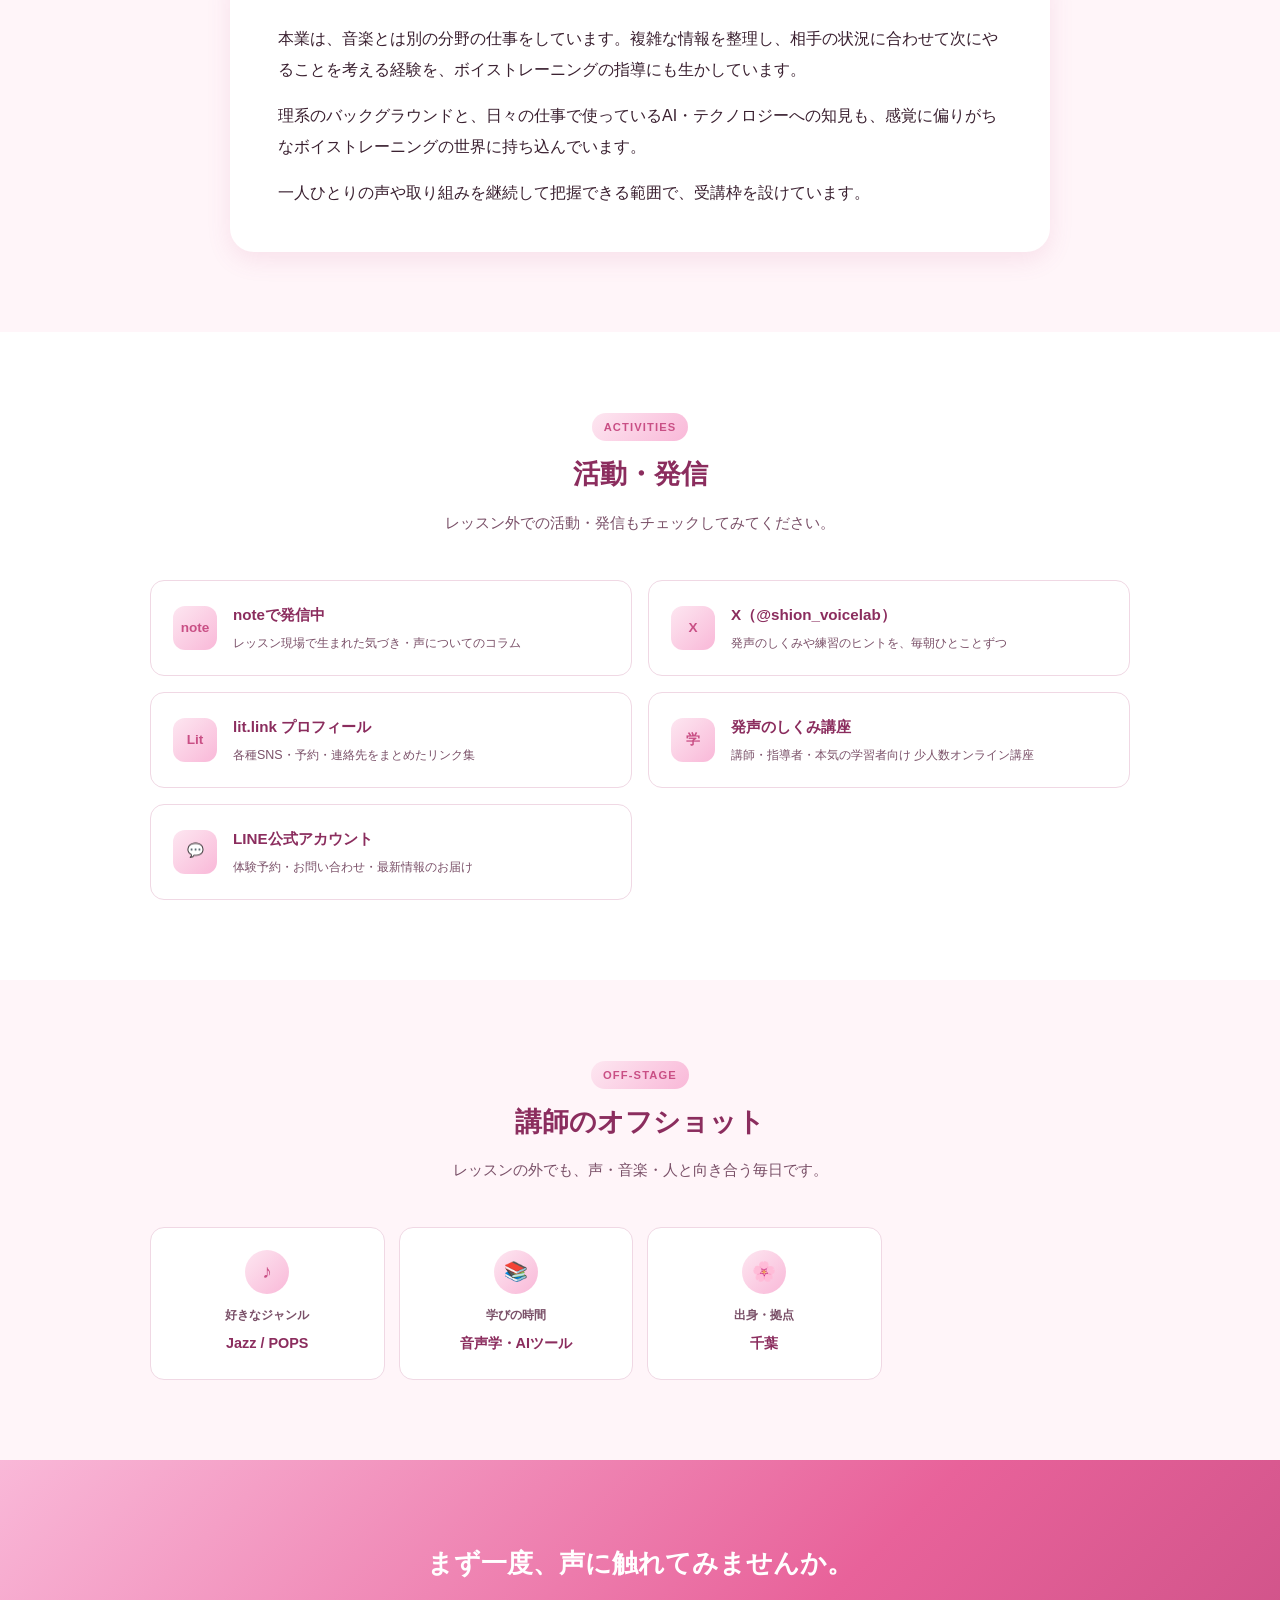
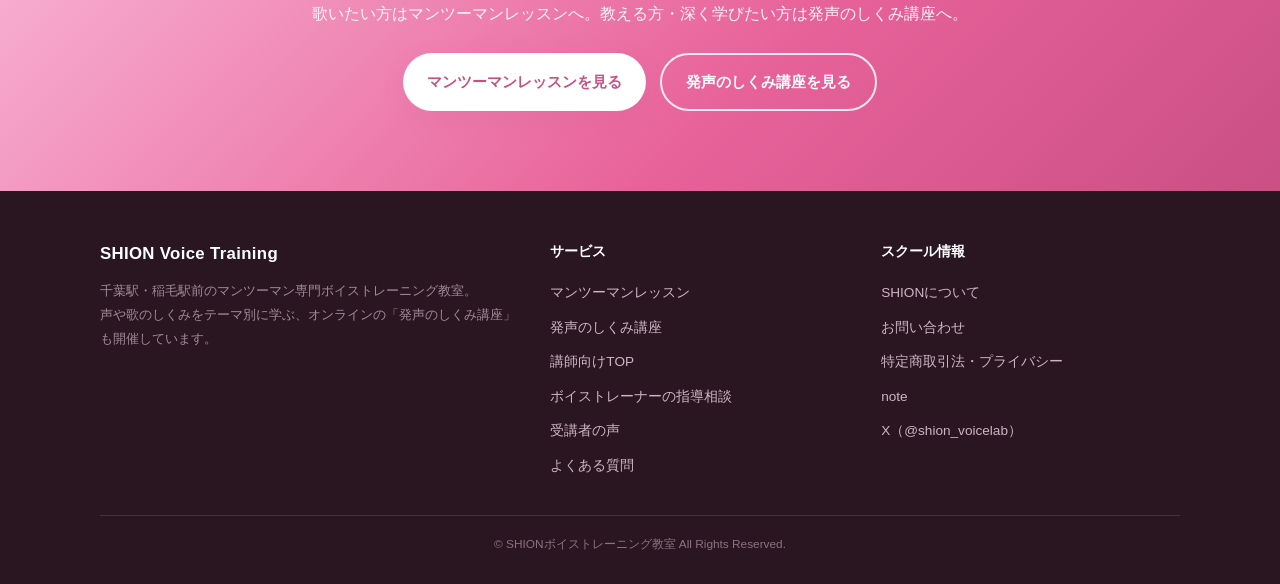
<file: about/index.html>
<!DOCTYPE html>
<html lang="ja" prefix="og: https://ogp.me/ns#">
<head>
<meta charset="UTF-8">
<!-- Google Tag Manager -->
<script>(function(w,d,s,l,i){w[l]=w[l]||[];w[l].push({'gtm.start':
new Date().getTime(),event:'gtm.js'});var f=d.getElementsByTagName(s)[0],
j=d.createElement(s),dl=l!='dataLayer'?'&l='+l:'';j.async=true;j.src=
'https://www.googletagmanager.com/gtm.js?id='+i+dl;f.parentNode.insertBefore(j,f);
})(window,document,'script','dataLayer','GTM-PFFM9KVF');</script>
<!-- End Google Tag Manager -->
<meta name="viewport" content="width=device-width, initial-scale=1.0">

<title>講師プロフィール｜SHIONボイストレーニング教室</title>
<meta name="description" content="千葉駅・稲毛駅前のボイストレーニング教室SHION主宰、講師シオンのプロフィール。バンドのボーカリストとして10年以上活動、2016年より千葉で教室を開業。音声学・AI活用を取り入れた指導が特徴。">
<meta name="robots" content="index, follow">
<link rel="canonical" href="https://shion-voice.com/about/">

<link rel="icon" type="image/svg+xml" href="/favicon.svg">

<meta property="og:type" content="profile">
<meta property="og:title" content="講師プロフィール｜SHIONボイストレーニング教室">
<meta property="og:description" content="「できない気持ちがわかる先生」として、感覚と発声理論の両輪でひとりひとりに寄り添うボイストレーナー。">
<meta property="og:url" content="https://shion-voice.com/about/">
<meta property="og:image" content="https://shion-voice.com/shion_profile.jpg">
<meta property="og:locale" content="ja_JP">
<meta property="og:site_name" content="SHIONボイストレーニング教室">
<meta name="twitter:card" content="summary_large_image">
<meta name="twitter:site" content="@shion_voicelab">
<meta name="twitter:creator" content="@shion_voicelab">

<script type="application/ld+json">
{
  "@context": "https://schema.org",
  "@type": "BreadcrumbList",
  "itemListElement": [
    {"@type":"ListItem","position":1,"name":"トップ","item":"https://shion-voice.com/"},
    {"@type":"ListItem","position":2,"name":"講師について","item":"https://shion-voice.com/about/"}
  ]
}
</script>

<script type="application/ld+json">
{
  "@context": "https://schema.org",
  "@type": "Person",
  "@id": "https://shion-voice.com/about/#person",
  "name": "SHION",
  "alternateName": "シオン",
  "jobTitle": "ボイストレーナー / ボーカリスト",
  "worksFor": {
    "@type": "MusicSchool",
    "name": "SHIONボイストレーニング教室",
    "url": "https://shion-voice.com/"
  },
  "image": "https://shion-voice.com/shion_profile.jpg",
  "sameAs": [
    "https://note.com/shion_vocal",
    "https://x.com/shion_voicelab",
    "https://lit.link/shion_voicetraining"
  ]
}
</script>

<style>
*, *::before, *::after { box-sizing: border-box; }
html { scroll-behavior: smooth; }
body {
  margin: 0;
  font-family: 'Hiragino Kaku Gothic ProN', 'Hiragino Sans', 'Noto Sans JP', 'Yu Gothic', sans-serif;
  color: #3a2030;
  background: #fff;
  line-height: 1.8;
  -webkit-font-smoothing: antialiased;
}
img { max-width: 100%; height: auto; display: block; }
a { color: inherit; text-decoration: none; }

:root {
  --pink:   #e8629a;
  --rose:   #c94f85;
  --deep:   #8b2d5e;
  --ink:    #3a2030;
  --sub:    #7a5068;
  --light:  #fff5f9;
  --line:   #f0d8e4;
  --grad:   linear-gradient(135deg, #f9b8d8 0%, #e8629a 60%, #c94f85 100%);
  --grad2:  linear-gradient(135deg, #fde7f1 0%, #f9b8d8 100%);
  --shadow: 0 8px 24px rgba(201, 79, 133, 0.12);
}

/* ===== Header ===== */
.site-header {
  position: sticky; top: 0; z-index: 100;
  background: rgba(255,255,255,0.96);
  backdrop-filter: saturate(180%) blur(8px);
  border-bottom: 1px solid var(--line);
}
.header-inner {
  max-width: 1080px; margin: 0 auto;
  padding: 14px 20px;
  display: flex; align-items: center; justify-content: space-between; gap: 16px;
}
.logo {
  font-weight: 900; font-size: 1.05rem;
  background: var(--grad); -webkit-background-clip: text; background-clip: text; color: transparent;
  letter-spacing: 0.02em;
}
.logo-sub { font-size: 0.7rem; color: var(--sub); font-weight: 600; margin-left: 6px; }
.nav { display: flex; gap: 22px; align-items: center; }
.nav a { font-size: 0.88rem; font-weight: 600; color: var(--ink); }
.nav a.current { color: var(--rose); }
.nav a:hover { color: var(--rose); }
.nav .nav-cta {
  padding: 8px 16px; border-radius: 999px;
  background: var(--grad); color: #fff;
  font-size: 0.82rem;
}
.nav-toggle { display: none; }
@media (max-width: 1080px) and (min-width: 761px) {
  .nav { gap: 14px; }
  .nav a { font-size: 0.8rem; }
  .nav .nav-cta { padding: 8px 12px; font-size: 0.76rem; }
}
@media (max-width: 900px) and (min-width: 761px) {
  .nav { gap: 10px; }
  .nav a { font-size: 0.74rem; }
  .nav .nav-cta { padding: 7px 10px; font-size: 0.7rem; }
}
@media (max-width: 760px) {
  .nav { display: none; position: absolute; top: 100%; left: 0; right: 0;
    background: #fff; flex-direction: column; gap: 0; padding: 8px 0;
    border-bottom: 1px solid var(--line); box-shadow: var(--shadow); }
  .nav.open { display: flex; }
  .nav a { padding: 14px 22px; width: 100%; border-bottom: 1px solid var(--line); }
  .nav .nav-cta { margin: 12px 22px; text-align: center; width: auto; border-bottom: none; }
  .nav-toggle {
    display: inline-flex; align-items: center; justify-content: center;
    width: 40px; height: 40px; border: none; background: transparent;
    cursor: pointer; padding: 0; color: var(--deep);
  }
  .nav-toggle span { display: block; width: 22px; height: 2px; background: currentColor; position: relative; }
  .nav-toggle span::before, .nav-toggle span::after {
    content: ''; position: absolute; left: 0; width: 22px; height: 2px; background: currentColor;
  }
  .nav-toggle span::before { top: -7px; }
  .nav-toggle span::after  { top:  7px; }
}

/* ===== Layout ===== */
.section { padding: 80px 20px; }
.container { max-width: 980px; margin: 0 auto; }
.eyebrow {
  display: inline-block; padding: 4px 12px; border-radius: 999px;
  background: var(--grad2); color: var(--rose);
  font-size: 0.7rem; font-weight: 800; letter-spacing: 0.1em;
}
.section-title {
  font-size: 1.7rem; font-weight: 900; color: var(--deep);
  margin: 14px 0 8px; line-height: 1.4;
}
.section-lead { color: var(--sub); margin-bottom: 36px; font-size: 0.95rem; }
.section-head { text-align: center; margin-bottom: 44px; }
.btn {
  display: inline-flex; align-items: center; gap: 8px;
  padding: 14px 24px; border-radius: 999px;
  font-weight: 700; font-size: 0.92rem;
  transition: transform .15s, box-shadow .15s;
  cursor: pointer; border: none;
}
.btn:hover { transform: translateY(-2px); }
.btn-primary { background: var(--grad); color: #fff; box-shadow: var(--shadow); }
.btn-outline { background: #fff; color: var(--rose); border: 2px solid var(--pink); }
.btn-line { background: #06C755; color: #fff; box-shadow: 0 4px 14px rgba(6,199,85,0.3); }

/* ===== Crumb ===== */
.crumb { max-width: 980px; margin: 0 auto; padding: 14px 20px 0; font-size: 0.78rem; color: var(--sub); }

/* ===== About Hero ===== */
.about-hero {
  position: relative; overflow: hidden;
  background:
    radial-gradient(ellipse at top right, rgba(249,184,216,0.4), transparent 60%),
    radial-gradient(ellipse at bottom left, rgba(232,98,154,0.2), transparent 55%),
    #fff;
  padding: 60px 20px 80px;
}
.about-hero-inner {
  max-width: 980px; margin: 0 auto;
  display: grid; grid-template-columns: 0.9fr 1.1fr; gap: 48px; align-items: center;
}
.about-photo {
  position: relative;
  border-radius: 24px; overflow: hidden;
  aspect-ratio: 4/5;
  box-shadow: 0 24px 60px rgba(139,45,94,0.22);
}
.about-photo img { width: 100%; height: 100%; object-fit: cover; }
.about-photo::before {
  content: ''; position: absolute; inset: -10px;
  border-radius: 28px;
  background: var(--grad); z-index: -1; opacity: 0.4;
  filter: blur(20px);
}
.about-hero h1 {
  font-size: 2.6rem; font-weight: 900; color: var(--deep);
  margin: 14px 0 6px; line-height: 1.3;
}
.about-hero .romaji {
  font-size: 0.85rem; color: var(--rose); font-weight: 800; letter-spacing: 0.2em;
}
.about-hero .role {
  font-size: 0.92rem; color: var(--sub); font-weight: 700;
  margin: 8px 0 18px;
}
.about-hero .tagline {
  font-size: 1.05rem; color: var(--ink); font-weight: 700;
  margin: 0 0 22px; line-height: 1.7;
}
.about-hero .tagline strong {
  background: linear-gradient(transparent 60%, rgba(249,184,216,0.5) 60%);
}
.about-chips { display: flex; flex-wrap: wrap; gap: 8px; margin-bottom: 24px; }
.about-chip {
  background: var(--grad2); color: var(--rose);
  padding: 6px 14px; border-radius: 999px;
  font-size: 0.78rem; font-weight: 700;
}
.about-social { display: flex; gap: 10px; }
.social-btn {
  padding: 8px 14px; border-radius: 999px;
  font-size: 0.8rem; font-weight: 700;
  border: 1.5px solid var(--line); color: var(--deep);
  background: #fff;
}
.social-btn.line { background: #06C755; color: #fff; border-color: #06C755; }
.social-btn:hover { transform: translateY(-2px); }
@media (max-width: 800px) {
  .about-hero-inner { grid-template-columns: 1fr; gap: 32px; text-align: center; }
  .about-photo { max-width: 320px; margin: 0 auto; aspect-ratio: 1/1; }
  .about-chips { justify-content: center; }
  .about-social { justify-content: center; }
  .about-hero h1 { font-size: 2rem; }
}

/* ===== Message ===== */
.message { background: var(--light); }
.message-box {
  background: #fff; border-radius: 24px;
  padding: 64px 48px 44px; position: relative;
  box-shadow: var(--shadow);
  max-width: 820px; margin: 0 auto;
}
.message-box::before {
  content: '"'; position: absolute; top: -22px; left: 30px;
  font-size: 5rem; line-height: 1; color: var(--pink);
  font-family: Georgia, serif;
  background: #fff; padding: 0 12px;
}
.message-box p { font-size: 1rem; color: var(--ink); margin: 0 0 16px; line-height: 1.9; }
.message-box p:last-child { margin-bottom: 0; }
.message-box strong {
  background: linear-gradient(transparent 60%, rgba(249,184,216,0.5) 60%);
  color: var(--deep);
}
.message-sign {
  text-align: right; margin-top: 24px;
  font-size: 0.95rem; color: var(--rose); font-weight: 800;
  letter-spacing: 0.05em;
}
@media (max-width: 600px) {
  .message-box { padding: 52px 26px 32px; }
}

/* ===== Timeline ===== */
.timeline-sec { background: #fff; }
.timeline {
  position: relative; max-width: 720px; margin: 0 auto;
  padding-left: 30px;
}
.timeline::before {
  content: ''; position: absolute;
  left: 8px; top: 6px; bottom: 6px;
  width: 2px;
  background: linear-gradient(to bottom, var(--pink), var(--rose));
}
.timeline-item { position: relative; margin-bottom: 28px; }
.timeline-item::before {
  content: ''; position: absolute;
  left: -30px; top: 6px;
  width: 18px; height: 18px; border-radius: 50%;
  background: #fff; border: 4px solid var(--pink);
  box-shadow: 0 0 0 3px rgba(232,98,154,0.15);
}
.timeline-year {
  font-size: 0.85rem; font-weight: 900; color: var(--rose); letter-spacing: 0.05em;
}
.timeline-title { font-size: 1rem; font-weight: 900; color: var(--deep); margin: 4px 0 6px; }
.timeline-body { font-size: 0.9rem; color: var(--ink); margin: 0; }

/* ===== Philosophy ===== */
.philosophy { background: var(--light); }
.phil-grid { display: grid; grid-template-columns: repeat(2, 1fr); gap: 18px; }
.phil-card {
  background: #fff; border-radius: 18px; padding: 28px 26px;
  box-shadow: 0 4px 14px rgba(201,79,133,0.06);
}
.phil-num {
  width: 40px; height: 40px; border-radius: 12px;
  background: var(--grad); color: #fff;
  display: flex; align-items: center; justify-content: center;
  font-weight: 900; font-size: 0.92rem;
  margin-bottom: 14px;
}
.phil-title { font-size: 1.05rem; font-weight: 900; color: var(--deep); margin: 0 0 10px; line-height: 1.5; }
.phil-body { font-size: 0.88rem; color: var(--ink); margin: 0; }
@media (max-width: 800px) { .phil-grid { grid-template-columns: 1fr; } }

/* ===== Stats ===== */
.stats { background: #fff; }
.stats-grid {
  display: grid; grid-template-columns: repeat(4, 1fr); gap: 18px;
}
.stats-card {
  text-align: center;
  background: var(--light); border-radius: 18px;
  padding: 30px 18px;
  border: 1px solid var(--line);
}
.stats-num {
  font-size: 2.2rem; font-weight: 900;
  background: var(--grad); -webkit-background-clip: text; background-clip: text; color: transparent;
  line-height: 1.1;
}
.stats-num small { font-size: 1rem; font-weight: 800; }
.stats-label { font-size: 0.82rem; color: var(--sub); font-weight: 700; margin-top: 8px; }
.stats-note { font-size: 0.74rem; color: var(--sub); text-align: center; margin-top: 16px; }
@media (max-width: 760px) {
  .stats-grid { grid-template-columns: repeat(2, 1fr); }
}

/* ===== Mentor / Lineage ===== */
.lineage { background: var(--light); }
.lineage-card {
  background: #fff; border-radius: 18px; padding: 32px 36px;
  box-shadow: var(--shadow); max-width: 820px; margin: 0 auto;
}
.lineage-card h3 { font-size: 1.1rem; font-weight: 900; color: var(--deep); margin: 0 0 16px; }
.lineage-card ul { list-style: none; padding: 0; margin: 0; }
.lineage-card li {
  padding: 12px 0 12px 28px; position: relative;
  border-bottom: 1px dashed var(--line);
  font-size: 0.92rem; color: var(--ink);
}
.lineage-card li:last-child { border-bottom: none; }
.lineage-card li::before {
  content: '◆'; position: absolute; left: 0; top: 13px;
  color: var(--pink); font-size: 0.75rem;
}
.lineage-card strong { color: var(--deep); }

/* ===== Activity / Links ===== */
.links { background: #fff; }
.links-grid {
  display: grid; grid-template-columns: repeat(2, 1fr); gap: 16px;
}
.link-card {
  background: #fff; border: 1px solid var(--line); border-radius: 14px;
  padding: 20px 22px;
  display: flex; gap: 16px; align-items: center;
  transition: transform .15s, box-shadow .15s;
}
.link-card:hover { transform: translateY(-3px); box-shadow: var(--shadow); }
.link-icon {
  flex-shrink: 0;
  width: 44px; height: 44px; border-radius: 12px;
  background: var(--grad2); color: var(--rose);
  display: flex; align-items: center; justify-content: center;
  font-weight: 900; font-size: 0.85rem;
}
.link-title { font-size: 0.95rem; font-weight: 900; color: var(--deep); margin: 0 0 4px; }
.link-desc { font-size: 0.78rem; color: var(--sub); margin: 0; }
@media (max-width: 600px) { .links-grid { grid-template-columns: 1fr; } }

/* ===== Personal / hobbies ===== */
.personal { background: var(--light); }
.personal-grid { display: grid; grid-template-columns: repeat(4, 1fr); gap: 14px; }
.personal-card {
  background: #fff; border-radius: 14px; padding: 22px 18px;
  text-align: center;
  border: 1px solid var(--line);
}
.personal-icon {
  width: 44px; height: 44px; border-radius: 50%;
  background: var(--grad2); color: var(--rose);
  display: flex; align-items: center; justify-content: center;
  margin: 0 auto 10px;
  font-weight: 900; font-size: 1.2rem;
}
.personal-label { font-size: 0.78rem; color: var(--sub); font-weight: 700; }
.personal-value { font-size: 0.9rem; color: var(--deep); font-weight: 900; margin-top: 4px; }
@media (max-width: 760px) {
  .personal-grid { grid-template-columns: repeat(2, 1fr); }
}

/* ===== CTA ===== */
.cta { background: var(--grad); color: #fff; text-align: center; }
.cta h2 { color: #fff; font-size: 1.6rem; font-weight: 900; margin: 0 0 14px; }
.cta p { color: rgba(255,255,255,0.92); margin: 0 0 24px; }
.cta-buttons { display: flex; flex-wrap: wrap; gap: 14px; justify-content: center; }
.cta .btn-primary { background: #fff; color: var(--rose); }
.cta .btn-outline { background: transparent; color: #fff; border-color: rgba(255,255,255,0.85); }

/* ===== Footer ===== */
.site-footer { background: #2a1620; color: #cdb5c3; padding: 48px 20px 28px; font-size: 0.85rem; }
.footer-inner {
  max-width: 1080px; margin: 0 auto;
  display: grid; grid-template-columns: 1.4fr 1fr 1fr; gap: 32px;
}
.footer-brand .logo { color: #fff; background: none; -webkit-text-fill-color: #fff; }
.footer-brand p { color: #a08a98; font-size: 0.82rem; margin: 10px 0 0; }
.footer-col h4 { color: #fff; font-size: 0.88rem; font-weight: 800; margin: 0 0 12px; }
.footer-col ul { list-style: none; padding: 0; margin: 0; }
.footer-col li { margin-bottom: 0; }
.footer-col a { display: inline-block; padding: 5px 0; }
.footer-col a:hover { color: #fff; }
.footer-bottom {
  max-width: 1080px; margin: 32px auto 0; padding-top: 18px;
  border-top: 1px solid #4a2e3e;
  font-size: 0.74rem; color: #8a7280; text-align: center;
}
@media (max-width: 760px) { .footer-inner { grid-template-columns: 1fr; gap: 24px; } }

/* ===== TODO marker ===== */
.todo {
  display: inline-block;
  background: #fff7e0; color: #8a6500;
  padding: 1px 6px; border-radius: 4px;
  font-size: 0.82em; font-weight: 800;
  border: 1px dashed #e6b800;
}

/* ===== グローバルナビ：講師向けドロップダウン／アコーディオン ===== */
.nav-group { position: relative; display: flex; align-items: center; }
.nav-parent {
  font-family: inherit; font-size: 0.88rem; font-weight: 600; color: var(--ink);
  background: none; border: 0; padding: 0; cursor: pointer;
  display: inline-flex; align-items: center; gap: 5px; line-height: inherit;
}
.nav-parent:hover, .nav-parent[aria-expanded="true"] { color: var(--rose); }
.nav-group.is-current > .nav-parent { color: var(--rose); }
.nav-caret {
  width: 0; height: 0; border-left: 4px solid transparent; border-right: 4px solid transparent;
  border-top: 5px solid currentColor; transition: transform .15s;
}
.nav-parent[aria-expanded="true"] .nav-caret { transform: rotate(180deg); }
.nav-sub {
  display: none; position: absolute; top: 100%; left: 50%; transform: translateX(-50%);
  margin-top: 12px; min-width: 232px; z-index: 120;
  background: #fff; border: 1px solid var(--line); border-radius: 14px;
  box-shadow: var(--shadow); padding: 8px;
}
.nav-sub.open { display: block; }
.nav-sub a {
  display: block; padding: 10px 14px; border-radius: 9px;
  font-size: 0.84rem; font-weight: 600; color: var(--ink); white-space: nowrap;
}
.nav-sub a:hover, .nav-sub a:focus-visible { background: var(--light); color: var(--rose); }
.nav-sub a.current { color: var(--rose); font-weight: 800; }
.nav-parent:focus-visible, .nav-sub a:focus-visible { outline: 2px solid var(--rose); outline-offset: 2px; }
@media (max-width: 1080px) and (min-width: 761px) {
  .nav-parent { font-size: 0.8rem; }
}
@media (max-width: 900px) and (min-width: 761px) {
  .nav-parent { font-size: 0.74rem; }
  .nav-sub { min-width: 210px; }
  .nav-sub a { font-size: 0.78rem; }
}
@media (max-width: 760px) {
  .nav-group { display: block; width: 100%; }
  .nav-parent {
    width: 100%; justify-content: space-between;
    padding: 14px 22px; border-bottom: 1px solid var(--line); font-size: 0.88rem;
  }
  .nav-sub {
    display: none; position: static; transform: none; margin: 0; padding: 0;
    min-width: 0; background: var(--light); border: 0; border-radius: 0; box-shadow: none;
  }
  .nav-sub.open { display: block; }
  .nav-sub a {
    padding: 13px 22px 13px 38px; border-radius: 0;
    border-bottom: 1px solid var(--line); white-space: normal; width: 100%;
  }
}
</style>
</head>
<body>
<!-- Google Tag Manager (noscript) -->
<noscript><iframe src="https://www.googletagmanager.com/ns.html?id=GTM-PFFM9KVF"
height="0" width="0" style="display:none;visibility:hidden"></iframe></noscript>
<!-- End Google Tag Manager (noscript) -->

<header class="site-header">
  <div class="header-inner">
    <a href="../" class="logo-wrap">
      <span class="logo">SHION</span>
      <span class="logo-sub">Voice Training</span>
    </a>
    <button class="nav-toggle" aria-label="メニューを開く" aria-controls="nav" aria-expanded="false" onclick="var n=document.getElementById('nav'); var o=n.classList.toggle('open'); this.setAttribute('aria-expanded', o);">
      <span></span>
    </button>
    <nav class="nav" id="nav" aria-label="メインメニュー">
      <a href="../lesson/">マンツーマン</a>
      <a href="../course/">発声のしくみ講座</a>
      <div class="nav-group">
        <button type="button" class="nav-parent" id="nav-teacher-btn" aria-expanded="false" aria-controls="nav-teacher-sub">講師向け<span class="nav-caret" aria-hidden="true"></span></button>
        <div class="nav-sub" id="nav-teacher-sub" role="group" aria-labelledby="nav-teacher-btn">
          <a href="../teacher/">講師向けTOP</a>
          <a href="../teacher-support/">ボイストレーナーの指導相談</a>
        </div>
      </div>
      <a href="../voice/">受講者の声</a>
      <a href="../about/" class="current">SHIONについて</a>
      <a href="../faq/">よくある質問</a>
      <a href="https://line.me/ti/p/@woa7639t" target="_blank" rel="noopener" class="nav-cta">LINEで相談する</a>
    </nav>
  </div>
</header>

<nav class="crumb" aria-label="パンくず">
  <a href="../">トップ</a> ＞ 講師について
</nav>

<!-- ===== Hero ===== -->
<section class="about-hero">
  <div class="about-hero-inner">
    <div class="about-photo">
      <img src="../shion_profile.jpg" alt="講師シオン（SHIONボイストレーニング教室 主宰）" width="400" height="500" fetchpriority="high">
    </div>
    <div>
      <span class="eyebrow">INSTRUCTOR</span>
      <h1>SHION</h1>
      <div class="romaji">— シオン —</div>
      <p class="role">SHIONボイストレーニング教室 主宰／ボイストレーナー</p>
      <p class="tagline">
        できないことを責めず、<strong>今の声から次の練習</strong>を一緒に決めるボイストレーナー。<br>
        感覚を大切にしながら、声のしくみも手がかりにして、ひとりひとりに合う練習を組み立てます。
      </p>
      <div class="about-chips">
        <span class="about-chip">👩 生徒は女性が多め</span>
        <span class="about-chip">📍 千葉駅・稲毛駅前</span>
        <span class="about-chip">💻 オンライン対応</span>
      </div>
      <div class="about-social">
        <a href="https://line.me/ti/p/@woa7639t" target="_blank" rel="noopener" class="social-btn line">💬 LINE</a>
        <a href="https://note.com/shion_vocal" target="_blank" rel="noopener" class="social-btn">note</a>
        <a href="https://x.com/shion_voicelab" target="_blank" rel="noopener" class="social-btn">X</a>
        <a href="mailto:shion.vocal@gmail.com" class="social-btn">✉️ Mail</a>
      </div>
    </div>
  </div>
</section>

<!-- ===== Message ===== -->
<section class="section message">
  <div class="container">
    <div class="section-head">
      <span class="eyebrow">MESSAGE</span>
      <h2 class="section-title">講師からのメッセージ</h2>
    </div>

    <div class="message-box">
      <p>私自身、歌えるようになるまで<strong>とても時間がかかった経験</strong>があります。だからこそ「できない気持ちがわかる先生」として、テクニックよりも「感じたこと・気づいたこと」を大切にしながら、ひとりひとりに寄り添った指導を心がけています。</p>
      <p>一方で、感覚だけで教えることの限界も感じてきました。なぜこの練習で声が変わるのか、うまくいかないときに別のアプローチをどう選ぶか——その判断には<strong>音声学という"地図"</strong>が必要です。</p>
      <p>感覚と発声理論、どちらも大切にする。<br>
      「歌える喜び」を一緒に感じてほしい。そんな気持ちで毎回のレッスンに向き合っています。</p>
      <div class="message-sign">— SHION</div>
    </div>
  </div>
</section>

<!-- ===== 受講者からの評価 ===== -->
<section class="section" style="background:var(--light);">
  <div class="container">
    <div class="section-head">
      <span class="eyebrow">FROM STUDENTS</span>
      <h2 class="section-title">受講者の方から、こんな点を評価いただいています</h2>
      <p class="section-lead">受講者アンケートで複数挙がった声です。</p>
    </div>
    <div class="phil-grid">
      <div class="phil-card">
        <div class="phil-num">✓</div>
        <h3 class="phil-title">失敗しても否定されず、前向きに取り組める</h3>
        <p class="phil-body">「まず褒めてから指導してくれる」「穏やかで、できなくても否定されない」という声をいただいています。</p>
      </div>
      <div class="phil-card">
        <div class="phil-num">✓</div>
        <h3 class="phil-title">説明がわかりやすく、実際の曲で理解しやすい</h3>
        <p class="phil-body">声の出し方の説明を、実際に歌いたい曲や身体の使い方に落とし込んで進めます。</p>
      </div>
      <div class="phil-card">
        <div class="phil-num">✓</div>
        <h3 class="phil-title">質問しやすく、自分の予定やペースで続けやすい</h3>
        <p class="phil-body">マンツーマンならではの質問のしやすさと、日程の調整しやすさも続ける理由に挙げられています。</p>
      </div>
    </div>
    <p style="text-align:center; margin-top:24px;"><a href="../voice/" style="color:var(--rose); font-weight:700; font-size:0.9rem;">→ 受講者の声をくわしく見る</a></p>
  </div>
</section>

<!-- ===== Timeline / Career ===== -->
<section class="section timeline-sec">
  <div class="container">
    <div class="section-head">
      <span class="eyebrow">CAREER</span>
      <h2 class="section-title">これまでの歩み</h2>
      <p class="section-lead">歌い手として、講師として、学び続けてきた10年以上の軌跡。</p>
    </div>

    <div class="timeline">
      <div class="timeline-item">
        <div class="timeline-year">〜2010年代前半</div>
        <div class="timeline-title">バンドボーカリストとして10年以上活動</div>
        <p class="timeline-body">Jazz・POPSにも幅を広げ、千葉市のイベントに多数出演。歌い手として現場に立ち続ける中で、発声の悩みと真正面から向き合う日々を過ごす。<strong>現在は演奏活動から離れ、指導と研究に専念</strong>しています。</p>
      </div>
      <div class="timeline-item">
        <div class="timeline-year">2016年</div>
        <div class="timeline-title">千葉駅前・稲毛駅前でボイストレーニング教室を開業</div>
        <p class="timeline-body">地元・千葉で個人ボイストレーニング教室をスタート。幅広い世代の方を、ひとりひとりの目標に合わせたマンツーマンで指導。</p>
      </div>
      <div class="timeline-item">
        <div class="timeline-year">継続中</div>
        <div class="timeline-title">最新の発声理論を継続的に学習</div>
        <p class="timeline-body">メジャーアーティストを多数育てたボイストレーナーに師事。バークリー音楽院のオンライン講座で学んだ最新の発声法をベースに、日々アップデートした指導を提供。</p>
      </div>
      <div class="timeline-item">
        <div class="timeline-year">2026年</div>
        <div class="timeline-title">「発声のしくみ講座」をスタート（テーマ別90分のオンライン講座）</div>
        <p class="timeline-body">声の変化を、体感と理論の両方から理解するテーマ別90分の講座。8月に高音・ミックスボイス、11月にリズム・グルーヴをテーマに開催し、12月6日にミックスボイス編を予定しています。</p>
      </div>
    </div>
  </div>
</section>

<!-- ===== Philosophy ===== -->
<section class="section philosophy">
  <div class="container">
    <div class="section-head">
      <span class="eyebrow">PHILOSOPHY</span>
      <h2 class="section-title">指導で大切にしていること</h2>
    </div>

    <div class="phil-grid">
      <div class="phil-card">
        <div class="phil-num">01</div>
        <h3 class="phil-title">感覚と発声理論、どちらも大切に</h3>
        <p class="phil-body">音声学・発声生理学の知識を土台に、その人の声を「感覚」で捉える。両輪あって初めて、その人に合ったアプローチが選べると考えています。</p>
      </div>
      <div class="phil-card">
        <div class="phil-num">02</div>
        <h3 class="phil-title">「できない気持ちがわかる」を強みに</h3>
        <p class="phil-body">自分自身が時間をかけて声と向き合ってきたからこそ、初心者の戸惑いや、伸び悩む時期のしんどさに寄り添えます。</p>
      </div>
      <div class="phil-card">
        <div class="phil-num">03</div>
        <h3 class="phil-title">学びを止めない</h3>
        <p class="phil-body">バークリー音楽院のオンライン講座、音声学の最新研究、AIツール——指導者であり続けるために、学びを止めない姿勢を大切にしています。</p>
      </div>
      <div class="phil-card">
        <div class="phil-num">04</div>
        <h3 class="phil-title">異業種の視点を持ち込む</h3>
        <p class="phil-body">本業は異業種という"複業の講師"。理系のロジカルな思考と、日々アップデートされるAI・テクノロジーへの知見を、ボイストレーニングの世界に持ち込みます。</p>
      </div>
    </div>
  </div>
</section>

<!-- ===== Lineage ===== -->
<section class="section lineage">
  <div class="container">
    <div class="section-head">
      <span class="eyebrow">LEARNING LINEAGE</span>
      <h2 class="section-title">学びの系譜</h2>
      <p class="section-lead">誰から、何を学んできたか。指導の土台を支える学びを公開しています。</p>
    </div>

    <div class="lineage-card">
      <h3>師事・継続学習</h3>
      <ul>
        <li>メジャーアーティストを多数育てた<strong>ボイストレーナーに師事</strong></li>
        <li><strong>バークリー音楽院</strong>オンライン講座にて発声法を継続的に学習</li>
        <li><strong>音声学・発声生理学</strong>の文献・最新研究を継続的にフォロー</li>
        <li><strong>AI・テクノロジー</strong>を学びに取り入れ、自身の指導法を継続的にアップデート</li>
      </ul>
    </div>
  </div>
</section>

<!-- ===== 複業の視点 ===== -->
<section class="section" style="background:var(--light);">
  <div class="container" style="max-width:820px;">
    <div class="section-head">
      <span class="eyebrow">ANOTHER FIELD</span>
      <h2 class="section-title">異業種で培った、整理して伝える力</h2>
    </div>
    <div class="message-box" style="background:#fff;">
      <p>本業は、音楽とは別の分野の仕事をしています。複雑な情報を整理し、相手の状況に合わせて次にやることを考える経験を、ボイストレーニングの指導にも生かしています。</p>
      <p>理系のバックグラウンドと、日々の仕事で使っているAI・テクノロジーへの知見も、感覚に偏りがちなボイストレーニングの世界に持ち込んでいます。</p>
      <p>一人ひとりの声や取り組みを継続して把握できる範囲で、受講枠を設けています。</p>
    </div>
  </div>
</section>

<!-- ===== Activity links ===== -->
<section class="section links">
  <div class="container">
    <div class="section-head">
      <span class="eyebrow">ACTIVITIES</span>
      <h2 class="section-title">活動・発信</h2>
      <p class="section-lead">レッスン外での活動・発信もチェックしてみてください。</p>
    </div>

    <div class="links-grid">
      <a href="https://note.com/shion_vocal" target="_blank" rel="noopener" class="link-card">
        <div class="link-icon">note</div>
        <div>
          <h3 class="link-title">noteで発信中</h3>
          <p class="link-desc">レッスン現場で生まれた気づき・声についてのコラム</p>
        </div>
      </a>
      <a href="https://x.com/shion_voicelab" target="_blank" rel="noopener" class="link-card">
        <div class="link-icon">X</div>
        <div>
          <h3 class="link-title">X（@shion_voicelab）</h3>
          <p class="link-desc">発声のしくみや練習のヒントを、毎朝ひとことずつ</p>
        </div>
      </a>
      <a href="https://lit.link/shion_voicetraining" target="_blank" rel="noopener" class="link-card">
        <div class="link-icon">Lit</div>
        <div>
          <h3 class="link-title">lit.link プロフィール</h3>
          <p class="link-desc">各種SNS・予約・連絡先をまとめたリンク集</p>
        </div>
      </a>
      <a href="../course/" class="link-card">
        <div class="link-icon">学</div>
        <div>
          <h3 class="link-title">発声のしくみ講座</h3>
          <p class="link-desc">講師・指導者・本気の学習者向け 少人数オンライン講座</p>
        </div>
      </a>
      <a href="https://line.me/ti/p/@woa7639t" target="_blank" rel="noopener" class="link-card">
        <div class="link-icon">💬</div>
        <div>
          <h3 class="link-title">LINE公式アカウント</h3>
          <p class="link-desc">体験予約・お問い合わせ・最新情報のお届け</p>
        </div>
      </a>
    </div>
  </div>
</section>

<!-- ===== Personal ===== -->
<section class="section personal">
  <div class="container">
    <div class="section-head">
      <span class="eyebrow">OFF-STAGE</span>
      <h2 class="section-title">講師のオフショット</h2>
      <p class="section-lead">レッスンの外でも、声・音楽・人と向き合う毎日です。</p>
    </div>

    <div class="personal-grid">
      <div class="personal-card">
        <div class="personal-icon">♪</div>
        <div class="personal-label">好きなジャンル</div>
        <div class="personal-value">Jazz / POPS</div>
      </div>
      <div class="personal-card">
        <div class="personal-icon">📚</div>
        <div class="personal-label">学びの時間</div>
        <div class="personal-value">音声学・AIツール</div>
      </div>
      <div class="personal-card">
        <div class="personal-icon">🌸</div>
        <div class="personal-label">出身・拠点</div>
        <div class="personal-value">千葉</div>
      </div>
    </div>
  </div>
</section>

<!-- ===== CTA ===== -->
<section class="section cta">
  <div class="container">
    <h2>まず一度、声に触れてみませんか。</h2>
    <p>歌いたい方はマンツーマンレッスンへ。教える方・深く学びたい方は発声のしくみ講座へ。</p>
    <div class="cta-buttons">
      <a href="../lesson/" class="btn btn-primary" style="background:#fff; color:var(--rose);">マンツーマンレッスンを見る</a>
      <a href="../course/" class="btn btn-outline">発声のしくみ講座を見る</a>
    </div>
  </div>
</section>

<!-- ===== Footer ===== -->
<footer class="site-footer">
  <div class="footer-inner">
    <div class="footer-brand">
      <span class="logo">SHION Voice Training</span>
      <p>千葉駅・稲毛駅前のマンツーマン専門ボイストレーニング教室。<br>声や歌のしくみをテーマ別に学ぶ、オンラインの「発声のしくみ講座」も開催しています。</p>
    </div>
    <div class="footer-col">
      <h4>サービス</h4>
      <ul>
        <li><a href="../lesson/">マンツーマンレッスン</a></li>
        <li><a href="../course/">発声のしくみ講座</a></li>
        <li><a href="../teacher/">講師向けTOP</a></li>
        <li><a href="../teacher-support/">ボイストレーナーの指導相談</a></li>
        <li><a href="../voice/">受講者の声</a></li>
        <li><a href="../faq/">よくある質問</a></li>
      </ul>
    </div>
    <div class="footer-col">
      <h4>スクール情報</h4>
      <ul>
        <li><a href="./">SHIONについて</a></li>
        <li><a href="mailto:shion.vocal@gmail.com">お問い合わせ</a></li>
        <li><a href="../legal/">特定商取引法・プライバシー</a></li>
        <li><a href="https://note.com/shion_vocal" target="_blank" rel="noopener">note</a></li>
        <li><a href="https://x.com/shion_voicelab" target="_blank" rel="noopener">X（@shion_voicelab）</a></li>
      </ul>
    </div>
  </div>
  <div class="footer-bottom">
    © SHIONボイストレーニング教室 All Rights Reserved.
  </div>
</footer>


<script>
/* グローバルナビ：講師向けメニューの開閉（クリック／Esc／外側クリック／フォーカス離脱） */
(function () {
  var group = document.querySelector('.nav-group');
  if (!group) return;
  var btn = group.querySelector('.nav-parent');
  var sub = group.querySelector('.nav-sub');
  if (!btn || !sub) return;

  function setOpen(open) {
    sub.classList.toggle('open', open);
    btn.setAttribute('aria-expanded', open ? 'true' : 'false');
  }
  btn.addEventListener('click', function (e) {
    e.stopPropagation();
    setOpen(!sub.classList.contains('open'));
  });
  document.addEventListener('click', function (e) {
    if (!group.contains(e.target)) setOpen(false);
  });
  document.addEventListener('keydown', function (e) {
    if (e.key === 'Escape' && sub.classList.contains('open')) {
      setOpen(false);
      btn.focus();
    }
  });
  group.addEventListener('focusout', function (e) {
    if (!group.contains(e.relatedTarget)) setOpen(false);
  });
})();
</script>
</body>
</html>
</file>
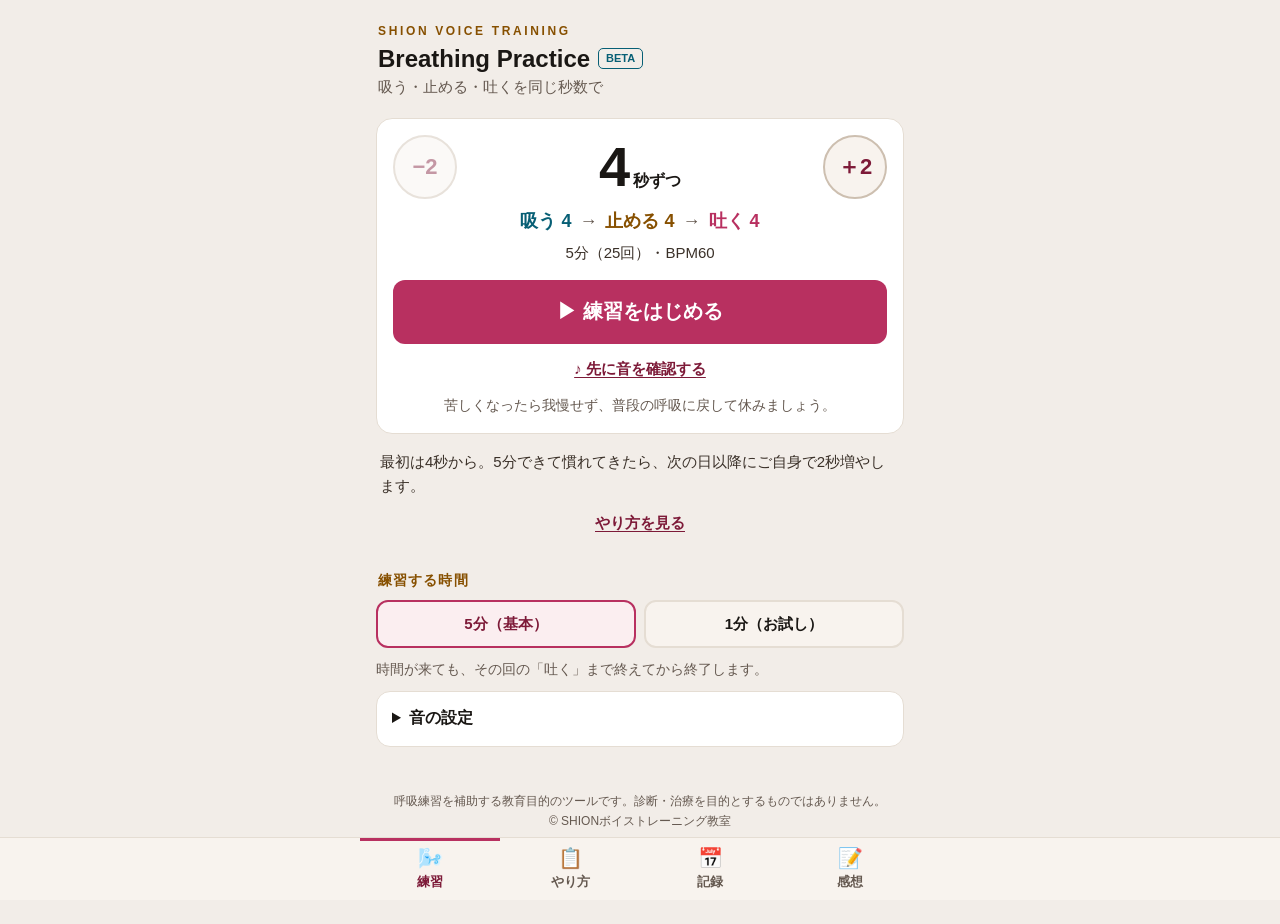
<file: breathing/index.html>
<!doctype html>
<html lang="ja">
  <head>
    <meta http-equiv="Content-Security-Policy" content="default-src &#39;none&#39;; script-src &#39;self&#39;; style-src &#39;self&#39;; img-src &#39;self&#39; data:; media-src blob:; connect-src https://script.google.com https://script.googleusercontent.com; base-uri &#39;none&#39;; form-action &#39;none&#39;">
    <meta name="referrer" content="no-referrer">

    <meta charset="UTF-8" />
    <meta name="viewport" content="width=device-width, initial-scale=1.0, viewport-fit=cover" />
    <meta name="theme-color" content="#f2ede8" />
    <meta name="apple-mobile-web-app-capable" content="yes" />
    <meta name="apple-mobile-web-app-title" content="呼吸練習" />
    <!-- 生徒向け限定公開。既存アプリと同じく検索には載せない -->
    <meta name="robots" content="noindex,nofollow" />
    <link rel="icon" type="image/svg+xml" href="/breathing/favicon.svg" />
    <title>SHION Breathing Practice β｜SHIONボイストレーニング教室</title>
    <script type="module" crossorigin src="/breathing/assets/index-BqnpO9_W.js"></script>
    <link rel="stylesheet" crossorigin href="/breathing/assets/index-CUnB9IIz.css">
  </head>
  <body>
    <div id="root"></div>
  </body>
</html>
</file>
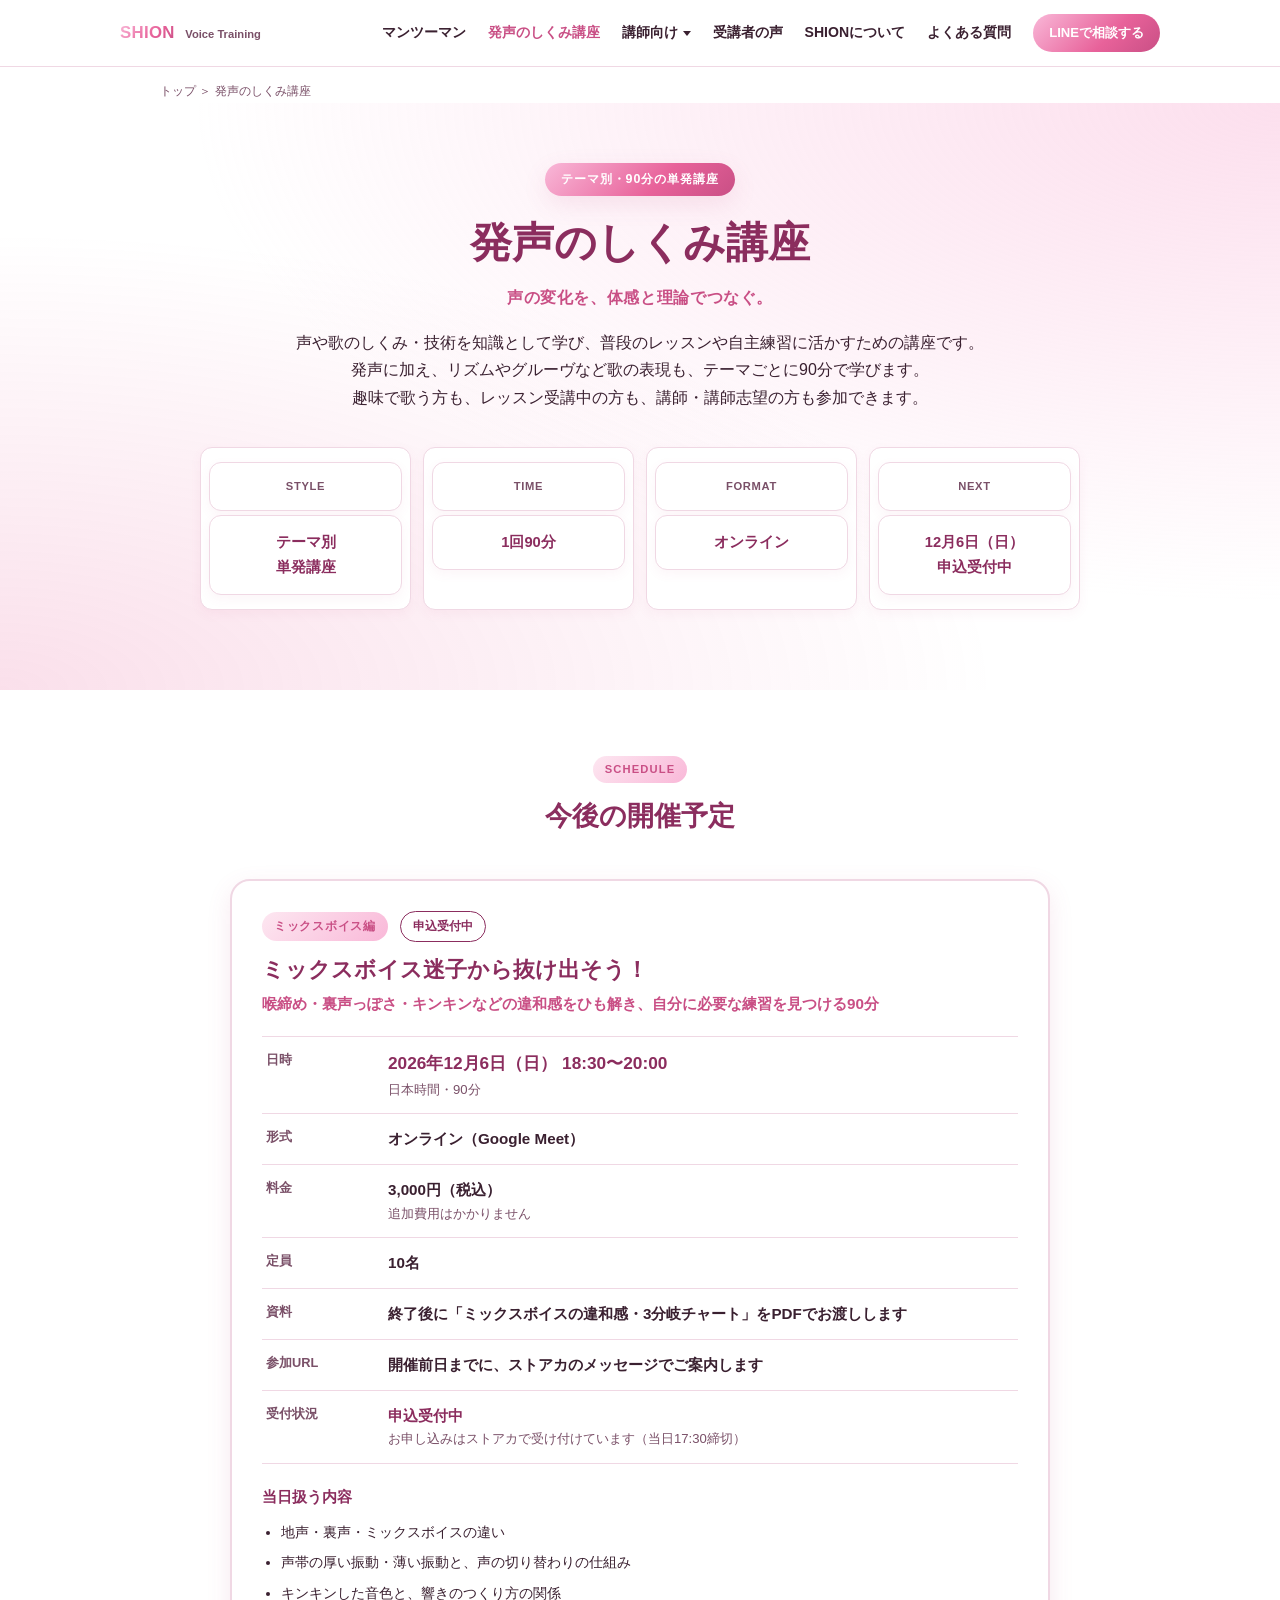
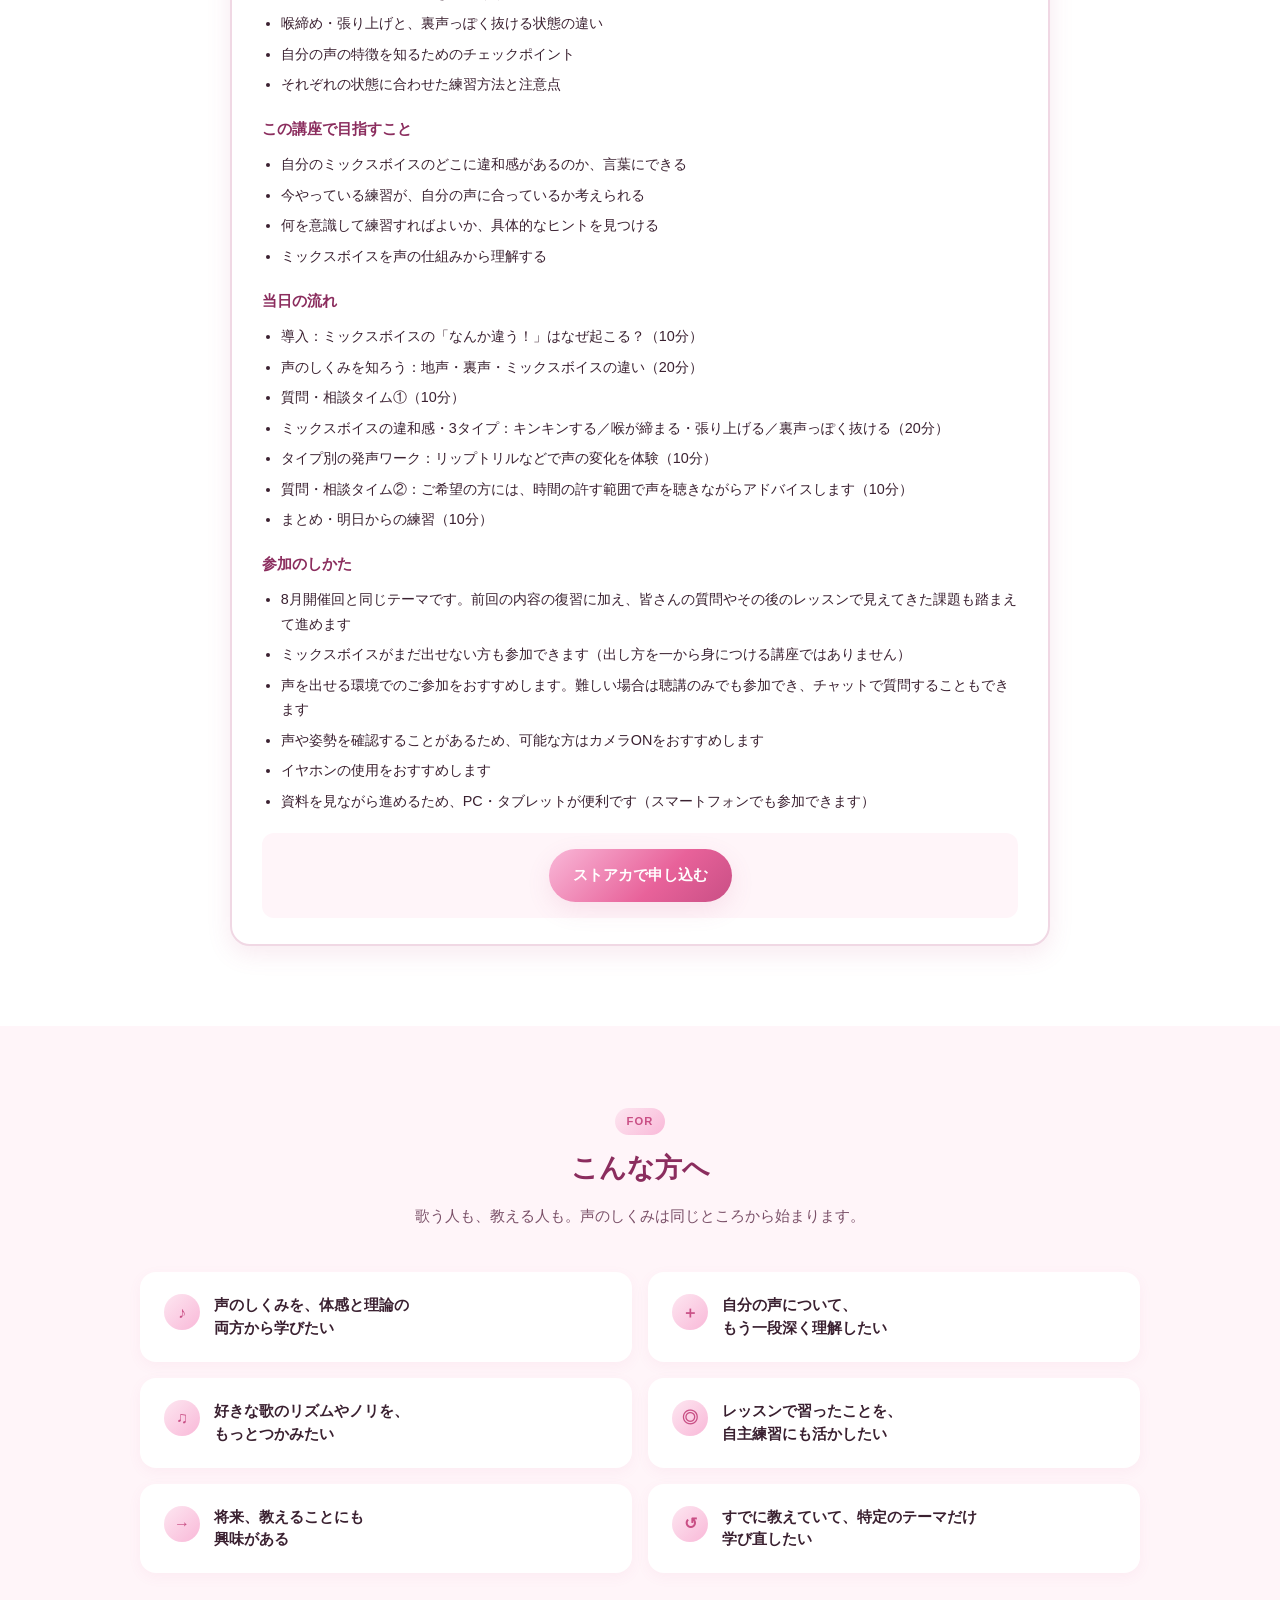
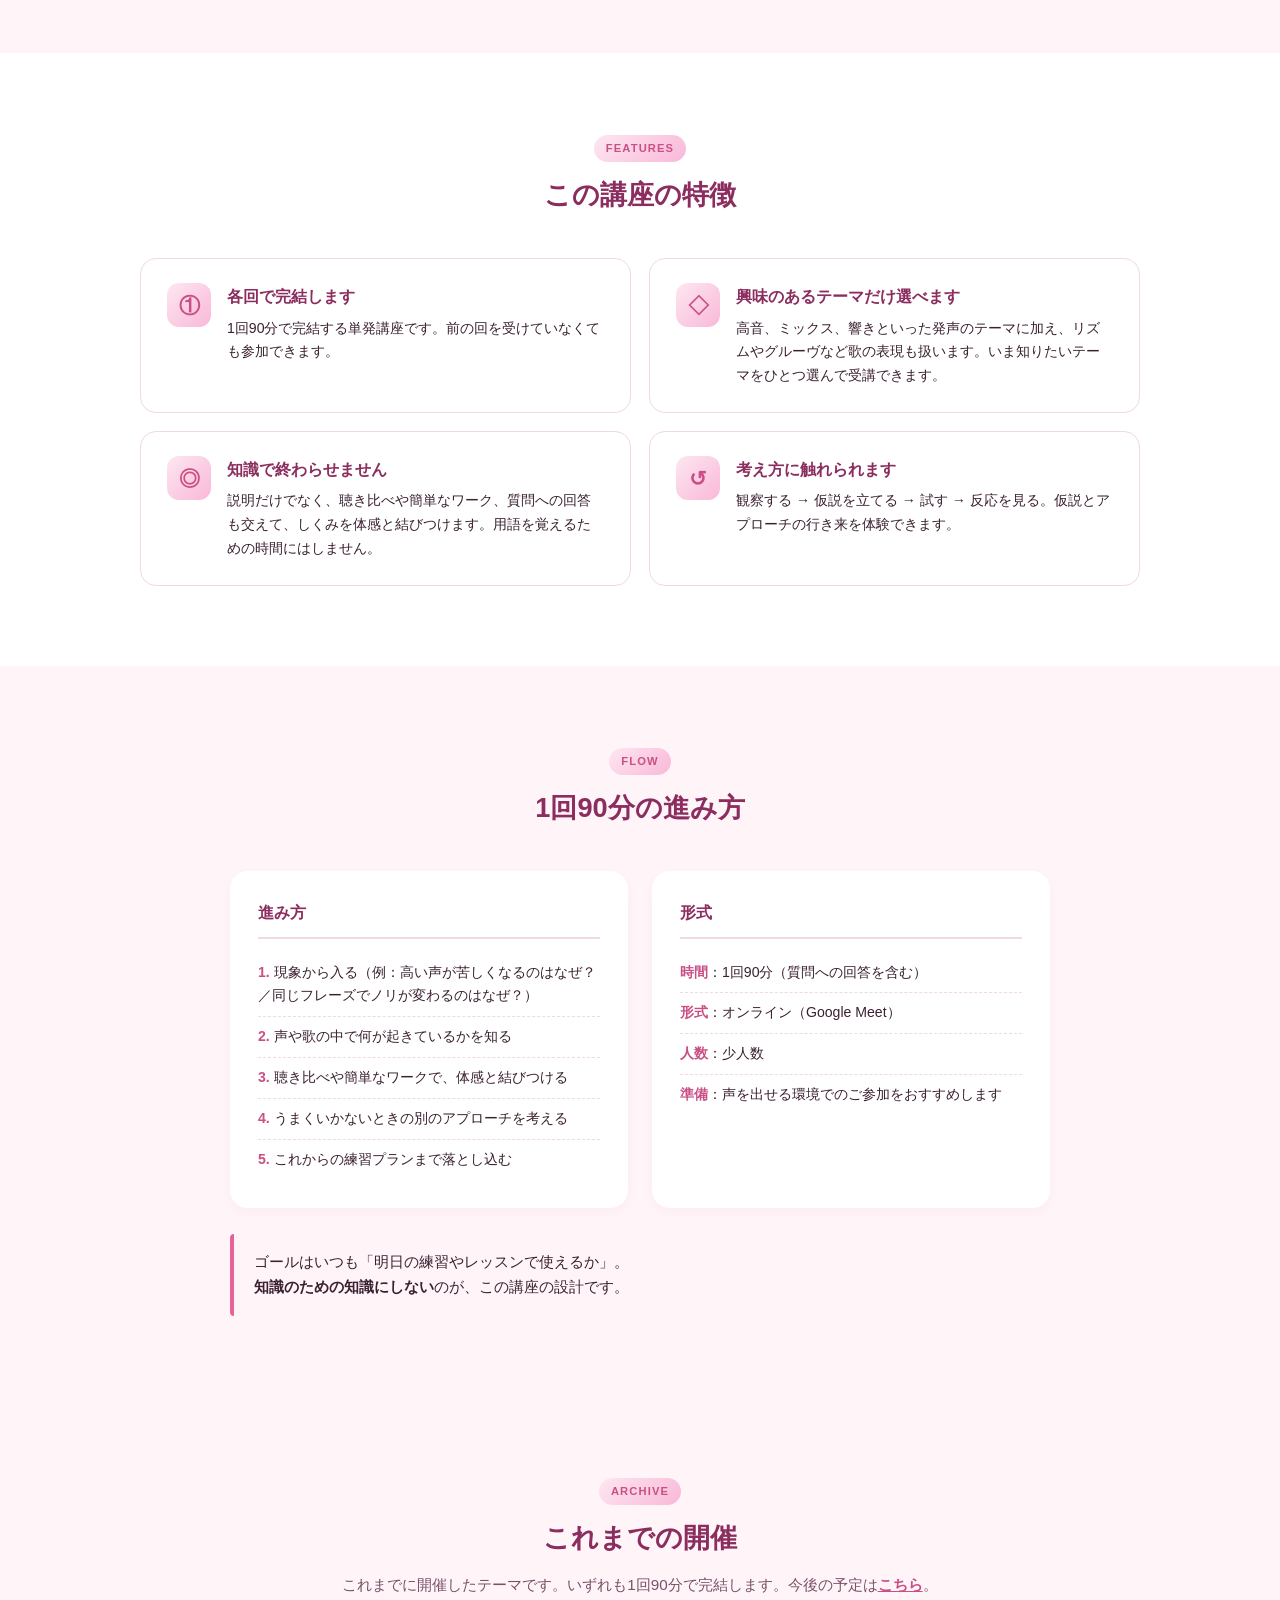
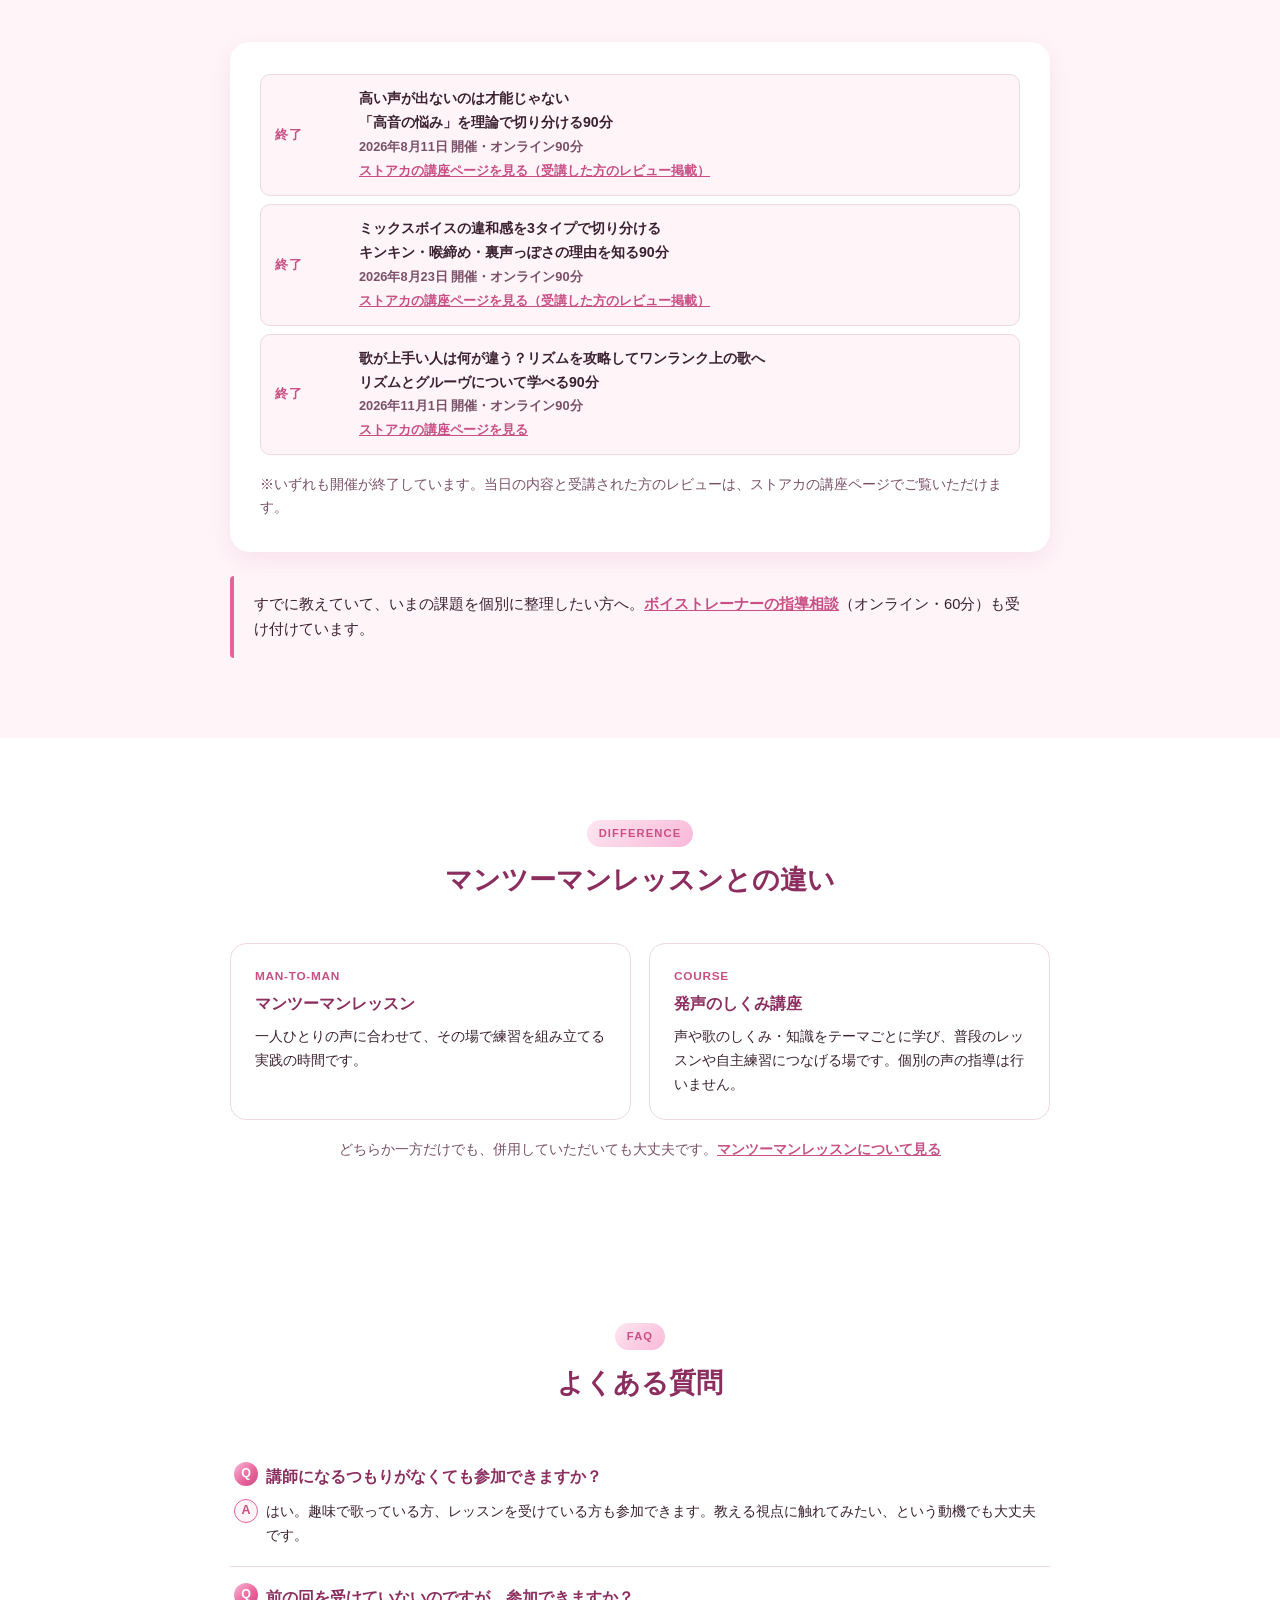
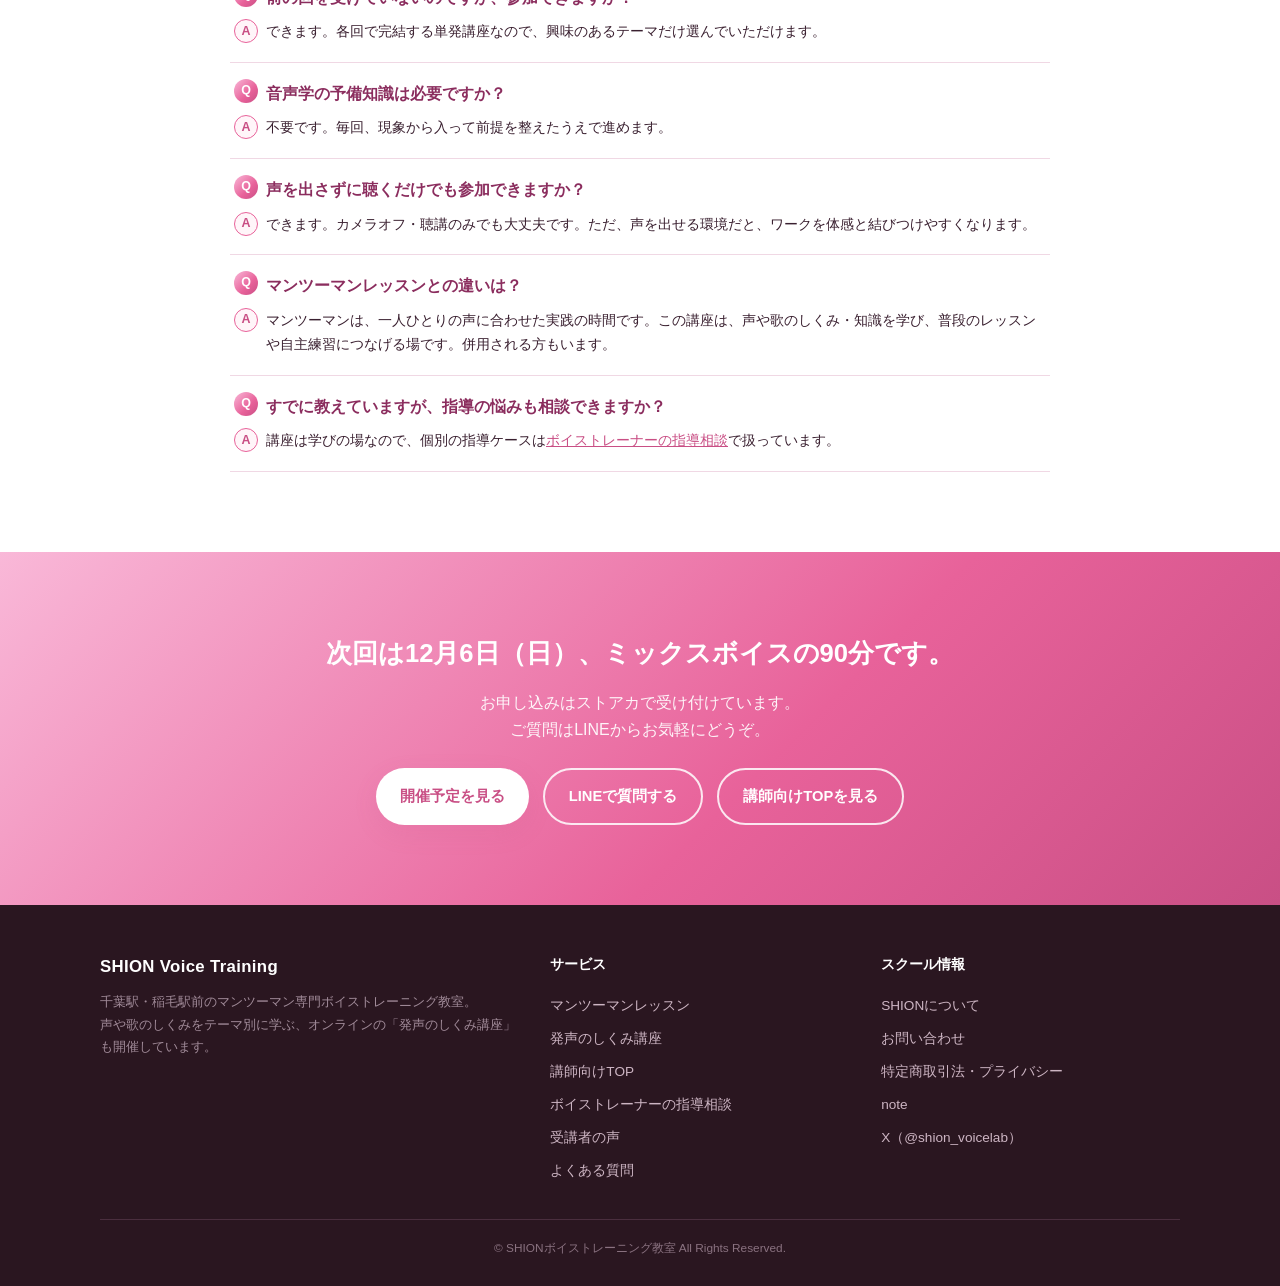
<file: course/index.html>
<!DOCTYPE html>
<html lang="ja" prefix="og: https://ogp.me/ns#">
<head>
<meta charset="UTF-8">
<!-- Google Tag Manager -->
<script>(function(w,d,s,l,i){w[l]=w[l]||[];w[l].push({'gtm.start':
new Date().getTime(),event:'gtm.js'});var f=d.getElementsByTagName(s)[0],
j=d.createElement(s),dl=l!='dataLayer'?'&l='+l:'';j.async=true;j.src=
'https://www.googletagmanager.com/gtm.js?id='+i+dl;f.parentNode.insertBefore(j,f);
})(window,document,'script','dataLayer','GTM-PFFM9KVF');</script>
<!-- End Google Tag Manager -->
<meta name="viewport" content="width=device-width, initial-scale=1.0">

<title>発声のしくみ講座｜テーマ別90分の単発講座｜SHION</title>
<meta name="description" content="声の変化を、体感と理論でつなぐ。発声に加え、リズムやグルーヴなど歌の表現もテーマごとに90分で学ぶオンラインの単発講座です。趣味で歌う方も、講師・講師志望の方も参加できます。">
<meta name="keywords" content="発声 しくみ,発声 理論,音声学 講座,単発講座,ボイトレ 学ぶ,高音,ミックスボイス,オンライン">
<meta name="robots" content="index, follow">
<link rel="canonical" href="https://shion-voice.com/course/">

<link rel="icon" type="image/svg+xml" href="/favicon.svg">

<meta property="og:type" content="website">
<meta property="og:title" content="発声のしくみ講座｜テーマ別90分の単発講座｜SHION">
<meta property="og:description" content="発声に加え、リズムやグルーヴなど歌の表現もテーマごとに学ぶ90分の単発講座。声や歌のしくみを、体感と理論でつなぎます。">
<meta property="og:url" content="https://shion-voice.com/course/">
<meta property="og:image" content="https://shion-voice.com/shion_profile.jpg">
<meta property="og:locale" content="ja_JP">
<meta property="og:site_name" content="SHIONボイストレーニング教室">
<meta name="twitter:card" content="summary_large_image">
<meta name="twitter:site" content="@shion_voicelab">
<meta name="twitter:creator" content="@shion_voicelab">

<script type="application/ld+json">
{
  "@context": "https://schema.org",
  "@type": "BreadcrumbList",
  "itemListElement": [
    {"@type":"ListItem","position":1,"name":"トップ","item":"https://shion-voice.com/"},
    {"@type":"ListItem","position":2,"name":"発声のしくみ講座","item":"https://shion-voice.com/course/"}
  ]
}
</script>

<script type="application/ld+json">
{
  "@context": "https://schema.org",
  "@type": "Course",
  "name": "発声のしくみ講座",
  "description": "声や歌のしくみ・技術をテーマ別に90分で学ぶオンラインの単発講座。発声に加え、リズムやグルーヴなど歌の表現も扱います。趣味で歌う方、レッスン受講中の方、講師・講師志望の方が対象です。",
  "url": "https://shion-voice.com/course/",
  "provider": {
    "@type": "MusicSchool",
    "name": "SHIONボイストレーニング教室",
    "url": "https://shion-voice.com/"
  },
  "courseMode": "online",
  "inLanguage": "ja",
  "teaches": "発声のしくみ（高音・ミックスボイスなど）、リズムとグルーヴ",
  "educationalCredentialAwarded": "修了証なし",
  "hasCourseInstance": {
    "@type": "CourseInstance",
    "courseMode": "online",
    "courseWorkload": "PT1H30M",
    "instructor": {
      "@type": "Person",
      "name": "SHION"
    }
  }
}
</script>

<style>
*, *::before, *::after { box-sizing: border-box; }
html { scroll-behavior: smooth; }
body {
  margin: 0;
  font-family: 'Hiragino Kaku Gothic ProN', 'Hiragino Sans', 'Noto Sans JP', 'Yu Gothic', sans-serif;
  color: #3a2030;
  background: #fff;
  line-height: 1.7;
  -webkit-font-smoothing: antialiased;
}
img { max-width: 100%; height: auto; display: block; }
a { color: inherit; text-decoration: none; }

:root {
  --pink:   #e8629a;
  --rose:   #c94f85;
  --deep:   #8b2d5e;
  --ink:    #3a2030;
  --sub:    #7a5068;
  --light:  #fff5f9;
  --line:   #f0d8e4;
  --grad:   linear-gradient(135deg, #f9b8d8 0%, #e8629a 60%, #c94f85 100%);
  --grad2:  linear-gradient(135deg, #fde7f1 0%, #f9b8d8 100%);
  --shadow: 0 8px 24px rgba(201, 79, 133, 0.12);
}

/* ===== Header ===== */
.site-header {
  position: sticky; top: 0; z-index: 100;
  background: rgba(255,255,255,0.96);
  backdrop-filter: saturate(180%) blur(8px);
  border-bottom: 1px solid var(--line);
}
.header-inner {
  max-width: 1080px; margin: 0 auto;
  padding: 14px 20px;
  display: flex; align-items: center; justify-content: space-between; gap: 16px;
}
.logo {
  font-weight: 900; font-size: 1.05rem;
  background: var(--grad); -webkit-background-clip: text; background-clip: text; color: transparent;
  letter-spacing: 0.02em;
}
.logo-sub { font-size: 0.7rem; color: var(--sub); font-weight: 600; margin-left: 6px; }
.nav { display: flex; gap: 22px; align-items: center; }
.nav a { font-size: 0.88rem; font-weight: 600; color: var(--ink); }
.nav a.current { color: var(--rose); }
.nav a:hover { color: var(--rose); }
.nav .nav-cta {
  padding: 8px 16px; border-radius: 999px;
  background: var(--grad); color: #fff;
  font-size: 0.82rem;
}
.nav-toggle { display: none; }
@media (max-width: 1080px) and (min-width: 761px) {
  .nav { gap: 14px; }
  .nav a { font-size: 0.8rem; }
  .nav .nav-cta { padding: 8px 12px; font-size: 0.76rem; }
}
@media (max-width: 900px) and (min-width: 761px) {
  .nav { gap: 10px; }
  .nav a { font-size: 0.74rem; }
  .nav .nav-cta { padding: 7px 10px; font-size: 0.7rem; }
}
@media (max-width: 760px) {
  .nav { display: none; position: absolute; top: 100%; left: 0; right: 0;
    background: #fff; flex-direction: column; gap: 0; padding: 8px 0;
    border-bottom: 1px solid var(--line); box-shadow: var(--shadow); }
  .nav.open { display: flex; }
  .nav a { padding: 14px 22px; width: 100%; border-bottom: 1px solid var(--line); }
  .nav .nav-cta { margin: 12px 22px; text-align: center; width: auto; border-bottom: none; }
  .nav-toggle {
    display: inline-flex; align-items: center; justify-content: center;
    width: 40px; height: 40px; border: none; background: transparent;
    cursor: pointer; padding: 0; color: var(--deep);
  }
  .nav-toggle span { display: block; width: 22px; height: 2px; background: currentColor; position: relative; }
  .nav-toggle span::before, .nav-toggle span::after {
    content: ''; position: absolute; left: 0; width: 22px; height: 2px; background: currentColor;
  }
  .nav-toggle span::before { top: -7px; }
  .nav-toggle span::after  { top:  7px; }
}

/* ===== Layout helpers ===== */
.section { padding: 80px 20px; }
.container { max-width: 1000px; margin: 0 auto; }
.eyebrow {
  display: inline-block; padding: 4px 12px; border-radius: 999px;
  background: var(--grad2); color: var(--rose);
  font-size: 0.7rem; font-weight: 800; letter-spacing: 0.1em;
}
.section-title {
  font-size: 1.7rem; font-weight: 900; color: var(--deep);
  margin: 14px 0 8px; line-height: 1.4;
}
.section-lead { color: var(--sub); margin-bottom: 36px; font-size: 0.95rem; }
.section-head { text-align: center; margin-bottom: 44px; }

.btn {
  display: inline-flex; align-items: center; gap: 8px;
  padding: 14px 24px; border-radius: 999px;
  font-weight: 700; font-size: 0.92rem;
  transition: transform .15s, box-shadow .15s;
  cursor: pointer; border: none;
}
.btn:hover { transform: translateY(-2px); }
.btn-primary { background: var(--grad); color: #fff; box-shadow: var(--shadow); }
.btn-outline { background: #fff; color: var(--rose); border: 2px solid var(--pink); }

/* ===== Crumb ===== */
.crumb {
  max-width: 1000px; margin: 0 auto; padding: 14px 20px 0;
  font-size: 0.78rem; color: var(--sub);
}
.crumb a:hover { color: var(--rose); }

/* ===== Hero (course) ===== */
.course-hero {
  position: relative; overflow: hidden;
  background:
    radial-gradient(ellipse at top right, rgba(249,184,216,0.45), transparent 60%),
    radial-gradient(ellipse at bottom left, rgba(232,98,154,0.2), transparent 55%),
    #fff;
  padding: 60px 20px 80px;
  text-align: center;
}
.course-status {
  display: inline-block; padding: 6px 16px; border-radius: 999px;
  background: var(--grad); color: #fff;
  font-size: 0.78rem; font-weight: 800; letter-spacing: 0.08em;
  box-shadow: var(--shadow);
  margin-bottom: 18px;
}
.course-hero h1 {
  font-size: 2.6rem; line-height: 1.4; font-weight: 900; color: var(--deep);
  margin: 0 0 12px;
}
.course-hero .sub {
  color: var(--rose); font-weight: 700; font-size: 1rem;
  margin: 0 0 18px; letter-spacing: 0.04em;
}
.course-hero .lead {
  max-width: 720px; margin: 0 auto 28px;
  color: var(--ink); font-size: 1rem;
}
.course-hero-cta { display: flex; flex-wrap: wrap; gap: 12px; justify-content: center; }
.course-summary {
  display: grid; grid-template-columns: repeat(4, 1fr); gap: 12px;
  max-width: 880px; margin: 36px auto 0;
}
.course-summary div {
  background: #fff; border: 1px solid var(--line); border-radius: 12px;
  padding: 14px 8px; text-align: center;
  box-shadow: 0 4px 12px rgba(201,79,133,0.06);
}
.course-summary .k { font-size: 0.7rem; color: var(--sub); font-weight: 700; letter-spacing: 0.06em; }
.course-summary .v { font-size: 0.92rem; color: var(--deep); font-weight: 900; margin-top: 4px; }
@media (max-width: 760px) {
  .course-hero h1 { font-size: 1.9rem; }
  .course-summary { grid-template-columns: repeat(2, 1fr); }
}

/* ===== Schedule（今後の開催予定） ===== */
.schedule { background: #fff; padding-top: 64px; }
.ws-card {
  background: #fff; border: 2px solid var(--line); border-radius: 20px;
  padding: 30px 30px 26px; box-shadow: var(--shadow);
}
.ws-head { display: flex; flex-wrap: wrap; align-items: center; gap: 8px 12px; margin-bottom: 12px; }
.ws-tag {
  display: inline-block; padding: 4px 12px; border-radius: 999px;
  background: var(--grad2); color: var(--rose);
  font-size: 0.74rem; font-weight: 800; letter-spacing: 0.06em;
}
.ws-state {
  display: inline-block; padding: 4px 12px; border-radius: 999px;
  background: #fff; color: var(--deep); border: 1.5px solid var(--deep);
  font-size: 0.78rem; font-weight: 800;
}
.ws-title { font-size: 1.35rem; font-weight: 900; color: var(--deep); line-height: 1.5; margin: 0 0 4px; }
.ws-subtitle { color: var(--rose); font-weight: 700; font-size: 0.95rem; margin: 0 0 20px; }
.ws-facts { margin: 0 0 20px; border-top: 1px solid var(--line); }
.ws-facts > div {
  display: grid; grid-template-columns: 110px 1fr; gap: 12px;
  padding: 12px 4px; border-bottom: 1px solid var(--line);
}
.ws-facts dt { font-size: 0.8rem; font-weight: 800; color: var(--sub); }
.ws-facts dd { margin: 0; font-size: 0.95rem; color: var(--ink); font-weight: 600; }
.ws-facts .ws-date { font-size: 1.08rem; font-weight: 900; color: var(--deep); }
.ws-facts .ws-small { display: block; font-size: 0.82rem; font-weight: 500; color: var(--sub); }
.nb { display: inline-block; }
.ws-img { width: 100%; max-width: 560px; margin: 0 auto 22px; border-radius: 12px; border: 1px solid var(--line); }
.ws-h3 { font-size: 0.95rem; font-weight: 900; color: var(--deep); margin: 0 0 10px; }
.ws-list { margin: 0 0 20px; padding-left: 1.3em; font-size: 0.9rem; color: var(--ink); }
.ws-list li { margin-bottom: 6px; }
.ws-apply {
  background: var(--light); border-radius: 12px; padding: 16px 18px;
  text-align: center; font-size: 0.92rem; font-weight: 700; color: var(--ink);
}
.ws-apply p { margin: 0; }
.ws-next {
  margin-top: 20px; background: var(--light); border-left: 4px solid var(--pink);
  border-radius: 4px; padding: 18px 22px;
}
.ws-next .ws-date-line { font-size: 1.02rem; font-weight: 900; color: var(--deep); margin: 6px 0 4px; }
.ws-next p { margin: 0; font-size: 0.9rem; color: var(--ink); }
.ws-next .ws-note { margin-top: 8px; font-size: 0.82rem; color: var(--sub); }
@media (max-width: 760px) {
  .schedule { padding-top: 48px; }
  .ws-card { padding: 24px 18px 20px; }
  .ws-title { font-size: 1.15rem; }
  .ws-facts > div { grid-template-columns: 1fr; gap: 2px; padding: 10px 2px; }
  .ws-next { padding: 16px 16px; }
}

/* ===== Compare（マンツーマンとの違い） ===== */
.compare-grid { display: grid; grid-template-columns: 1fr 1fr; gap: 18px; }
.compare-card { background: #fff; border-radius: 16px; padding: 22px 24px; border: 1px solid var(--line); }
.compare-card h3 { font-size: 1rem; font-weight: 900; color: var(--deep); margin: 0 0 8px; }
.compare-card p { font-size: 0.88rem; color: var(--ink); margin: 0; }
.compare-card .compare-k { font-size: 0.74rem; font-weight: 800; color: var(--rose); letter-spacing: 0.06em; margin-bottom: 4px; }
@media (max-width: 760px) { .compare-grid { grid-template-columns: 1fr; } }

/* ===== Pain points ===== */
.pain { background: var(--light); }
.pain-grid {
  display: grid; grid-template-columns: repeat(2, 1fr); gap: 16px;
}
.pain-card {
  background: #fff; border-radius: 16px; padding: 22px 24px;
  display: flex; gap: 14px; align-items: flex-start;
  box-shadow: 0 4px 14px rgba(201,79,133,0.06);
}
.pain-mark {
  flex-shrink: 0; width: 36px; height: 36px; border-radius: 50%;
  background: var(--grad2); color: var(--rose);
  display: flex; align-items: center; justify-content: center;
  font-weight: 900; font-size: 1rem;
}
.pain-text { font-size: 0.92rem; color: var(--ink); font-weight: 600; line-height: 1.55; }
.pain-resolve {
  background: var(--grad); color: #fff;
  text-align: center; border-radius: 18px; padding: 28px 22px;
  margin-top: 28px;
  font-weight: 900; font-size: 1.05rem; line-height: 1.6;
}
@media (max-width: 760px) { .pain-grid { grid-template-columns: 1fr; } }

/* ===== Concept (4-layer) ===== */
.concept { background: #fff; }
.layer-grid {
  display: grid; grid-template-columns: repeat(4, 1fr); gap: 16px;
  margin-bottom: 24px;
}
.layer-card {
  background: #fff; border: 2px solid var(--line); border-radius: 16px;
  padding: 22px 18px;
  position: relative;
}
.layer-num {
  position: absolute; top: -16px; left: 18px;
  width: 32px; height: 32px; border-radius: 50%;
  background: var(--grad); color: #fff;
  display: flex; align-items: center; justify-content: center;
  font-weight: 900; font-size: 0.9rem;
  box-shadow: var(--shadow);
}
.layer-title { font-size: 0.95rem; font-weight: 900; color: var(--deep); margin: 8px 0 6px; }
.layer-sub { font-size: 0.75rem; color: var(--rose); font-weight: 700; margin-bottom: 10px; }
.layer-eg { font-size: 0.78rem; color: var(--sub); border-top: 1px dashed var(--line); padding-top: 10px; }
.concept-note {
  background: var(--light); border-left: 4px solid var(--pink);
  padding: 16px 20px; border-radius: 4px;
  font-size: 0.92rem; color: var(--ink);
}
@media (max-width: 760px) { .layer-grid { grid-template-columns: 1fr; } }

/* ===== Curriculum ===== */
.curriculum { background: var(--light); }
.block-card {
  background: #fff; border-radius: 20px; padding: 32px 30px;
  box-shadow: var(--shadow);
  margin-bottom: 20px;
}
.block-header {
  display: flex; align-items: center; gap: 14px;
  margin-bottom: 6px;
}
.block-num {
  width: 44px; height: 44px; border-radius: 12px;
  background: var(--grad); color: #fff;
  display: flex; align-items: center; justify-content: center;
  font-weight: 900; font-size: 0.85rem; line-height: 1.1; text-align: center;
}
.block-title { font-size: 1.2rem; font-weight: 900; color: var(--deep); margin: 0; }
.block-sub { color: var(--sub); font-size: 0.85rem; margin: 4px 0 18px; padding-left: 58px; }
.session-list {
  list-style: none; padding: 0; margin: 0;
  display: grid; grid-template-columns: 1fr; gap: 8px;
}
.session-item {
  display: grid; grid-template-columns: 70px 1fr; gap: 14px; align-items: center;
  padding: 12px 14px; border-radius: 10px;
  background: #fff5f9;
  border: 1px solid var(--line);
  font-size: 0.88rem;
}
.session-no { font-weight: 900; color: var(--rose); font-size: 0.82rem; letter-spacing: 0.04em; }
.session-theme { color: var(--ink); font-weight: 600; }
@media (max-width: 760px) {
  .session-item { grid-template-columns: 60px 1fr; row-gap: 4px; }
}

/* ===== Features ===== */
.features { background: #fff; }
.feat-grid { display: grid; grid-template-columns: repeat(2, 1fr); gap: 18px; }
.feat-card {
  border: 1px solid var(--line); border-radius: 16px;
  padding: 24px 26px;
  display: flex; gap: 16px; align-items: flex-start;
}
.feat-icon {
  flex-shrink: 0; width: 44px; height: 44px; border-radius: 12px;
  background: var(--grad2); color: var(--rose);
  display: flex; align-items: center; justify-content: center;
  font-size: 1.3rem; font-weight: 900;
}
.feat-title { font-size: 1rem; font-weight: 900; color: var(--deep); margin: 0 0 6px; }
.feat-body { font-size: 0.88rem; color: var(--ink); margin: 0; }
@media (max-width: 760px) { .feat-grid { grid-template-columns: 1fr; } }

/* ===== Format / schedule ===== */
.format { background: var(--light); }
.format-grid {
  display: grid; grid-template-columns: 1fr 1fr; gap: 24px;
}
.format-card {
  background: #fff; border-radius: 18px; padding: 28px 28px;
  box-shadow: 0 4px 14px rgba(201,79,133,0.06);
}
.format-card h3 {
  font-size: 1rem; font-weight: 900; color: var(--deep);
  margin: 0 0 14px; padding-bottom: 10px; border-bottom: 2px solid var(--line);
}
.format-card ul { list-style: none; padding: 0; margin: 0; }
.format-card li {
  font-size: 0.88rem; color: var(--ink);
  padding: 8px 0;
  border-bottom: 1px dashed var(--line);
}
.format-card li:last-child { border-bottom: none; }
.format-card li strong { color: var(--rose); font-weight: 800; }
@media (max-width: 760px) { .format-grid { grid-template-columns: 1fr; } }

/* ===== Pricing ===== */
.pricing { background: #fff; }
.price-table {
  width: 100%; border-collapse: separate; border-spacing: 0;
  background: #fff; border-radius: 16px; overflow: hidden;
  box-shadow: var(--shadow);
}
.price-table th, .price-table td {
  padding: 16px 18px; text-align: center;
  border-bottom: 1px solid var(--line);
  font-size: 0.92rem;
}
.price-table thead th {
  background: var(--grad); color: #fff;
  font-weight: 800; font-size: 0.88rem;
}
.price-table tbody th {
  background: var(--light); color: var(--deep);
  font-weight: 800; text-align: left;
}
.price-table .highlight { color: var(--rose); font-weight: 900; }
.price-table .small { font-size: 0.78rem; color: var(--sub); }
.price-note {
  margin-top: 18px;
  font-size: 0.8rem; color: var(--sub);
  background: var(--light); padding: 16px 20px; border-radius: 10px;
}
.price-note p { margin: 0 0 6px; }
.price-note p:last-child { margin-bottom: 0; }
@media (max-width: 760px) {
  .price-table th, .price-table td { padding: 12px 8px; font-size: 0.78rem; }
}

/* ===== Teacher mini ===== */
.teacher-mini { background: var(--light); }
.teacher-mini-inner {
  display: flex; gap: 28px; align-items: center;
  background: #fff; border-radius: 20px; padding: 28px;
  box-shadow: var(--shadow);
}
.teacher-mini-photo {
  flex-shrink: 0;
  width: 100px; height: 100px; border-radius: 50%; overflow: hidden;
  box-shadow: 0 4px 12px rgba(139,45,94,0.18);
}
.teacher-mini-photo img { width: 100%; height: 100%; object-fit: cover; }
.teacher-mini h3 { font-size: 1.15rem; font-weight: 900; color: var(--deep); margin: 0 0 4px; }
.teacher-mini .role { font-size: 0.8rem; color: var(--rose); font-weight: 700; margin: 0 0 10px; }
.teacher-mini p { font-size: 0.88rem; color: var(--ink); margin: 0 0 12px; }
@media (max-width: 760px) {
  .teacher-mini-inner { flex-direction: column; text-align: center; padding: 24px; }
}

/* ===== FAQ ===== */
.faq { background: #fff; }
.faq-list { max-width: 820px; margin: 0 auto; }
.faq-item {
  border-bottom: 1px solid var(--line);
  padding: 18px 4px;
}
.faq-q {
  font-weight: 900; color: var(--deep); font-size: 0.98rem;
  position: relative; padding-left: 32px; margin-bottom: 8px;
}
.faq-q::before {
  content: 'Q'; position: absolute; left: 0; top: -2px;
  width: 24px; height: 24px; border-radius: 50%;
  background: var(--grad); color: #fff;
  display: flex; align-items: center; justify-content: center;
  font-size: 0.78rem;
}
.faq-a {
  font-size: 0.9rem; color: var(--ink); padding-left: 32px;
  position: relative;
}
.faq-a::before {
  content: 'A'; position: absolute; left: 0; top: 0;
  width: 24px; height: 24px; border-radius: 50%;
  background: var(--light); color: var(--rose);
  border: 1.5px solid var(--pink);
  display: flex; align-items: center; justify-content: center;
  font-size: 0.78rem; font-weight: 900;
}

/* ===== CTA ===== */
.cta { background: var(--grad); color: #fff; text-align: center; }
.cta h2 { color: #fff; font-size: 1.6rem; font-weight: 900; margin: 0 0 14px; }
.cta p { color: rgba(255,255,255,0.92); margin: 0 0 24px; }
.cta-buttons { display: flex; flex-wrap: wrap; gap: 14px; justify-content: center; }
.cta .btn-primary { background: #fff; color: var(--rose); }
.cta .btn-outline { background: transparent; color: #fff; border-color: rgba(255,255,255,0.85); }

/* ===== Footer ===== */
.site-footer {
  background: #2a1620;
  color: #cdb5c3;
  padding: 48px 20px 28px;
  font-size: 0.85rem;
}
.footer-inner {
  max-width: 1080px; margin: 0 auto;
  display: grid; grid-template-columns: 1.4fr 1fr 1fr; gap: 32px;
}
.footer-brand .logo { color: #fff; background: none; -webkit-text-fill-color: #fff; }
.footer-brand p { color: #a08a98; font-size: 0.82rem; margin: 10px 0 0; }
.footer-col h4 { color: #fff; font-size: 0.88rem; font-weight: 800; margin: 0 0 12px; }
.footer-col ul { list-style: none; padding: 0; margin: 0; }
.footer-col li { margin-bottom: 0; }
.footer-col a { display: inline-block; padding: 5px 0; }
.footer-col a:hover { color: #fff; }
.footer-bottom {
  max-width: 1080px; margin: 32px auto 0; padding-top: 18px;
  border-top: 1px solid #4a2e3e;
  font-size: 0.74rem; color: #8a7280; text-align: center;
}
@media (max-width: 760px) { .footer-inner { grid-template-columns: 1fr; gap: 24px; } }

/* ===== グローバルナビ：講師向けドロップダウン／アコーディオン ===== */
.nav-group { position: relative; display: flex; align-items: center; }
.nav-parent {
  font-family: inherit; font-size: 0.88rem; font-weight: 600; color: var(--ink);
  background: none; border: 0; padding: 0; cursor: pointer;
  display: inline-flex; align-items: center; gap: 5px; line-height: inherit;
}
.nav-parent:hover, .nav-parent[aria-expanded="true"] { color: var(--rose); }
.nav-group.is-current > .nav-parent { color: var(--rose); }
.nav-caret {
  width: 0; height: 0; border-left: 4px solid transparent; border-right: 4px solid transparent;
  border-top: 5px solid currentColor; transition: transform .15s;
}
.nav-parent[aria-expanded="true"] .nav-caret { transform: rotate(180deg); }
.nav-sub {
  display: none; position: absolute; top: 100%; left: 50%; transform: translateX(-50%);
  margin-top: 12px; min-width: 232px; z-index: 120;
  background: #fff; border: 1px solid var(--line); border-radius: 14px;
  box-shadow: var(--shadow); padding: 8px;
}
.nav-sub.open { display: block; }
.nav-sub a {
  display: block; padding: 10px 14px; border-radius: 9px;
  font-size: 0.84rem; font-weight: 600; color: var(--ink); white-space: nowrap;
}
.nav-sub a:hover, .nav-sub a:focus-visible { background: var(--light); color: var(--rose); }
.nav-sub a.current { color: var(--rose); font-weight: 800; }
.nav-parent:focus-visible, .nav-sub a:focus-visible { outline: 2px solid var(--rose); outline-offset: 2px; }
@media (max-width: 1080px) and (min-width: 761px) {
  .nav-parent { font-size: 0.8rem; }
}
@media (max-width: 900px) and (min-width: 761px) {
  .nav-parent { font-size: 0.74rem; }
  .nav-sub { min-width: 210px; }
  .nav-sub a { font-size: 0.78rem; }
}
@media (max-width: 760px) {
  .nav-group { display: block; width: 100%; }
  .nav-parent {
    width: 100%; justify-content: space-between;
    padding: 14px 22px; border-bottom: 1px solid var(--line); font-size: 0.88rem;
  }
  .nav-sub {
    display: none; position: static; transform: none; margin: 0; padding: 0;
    min-width: 0; background: var(--light); border: 0; border-radius: 0; box-shadow: none;
  }
  .nav-sub.open { display: block; }
  .nav-sub a {
    padding: 13px 22px 13px 38px; border-radius: 0;
    border-bottom: 1px solid var(--line); white-space: normal; width: 100%;
  }
}
</style>
</head>
<body>
<!-- Google Tag Manager (noscript) -->
<noscript><iframe src="https://www.googletagmanager.com/ns.html?id=GTM-PFFM9KVF"
height="0" width="0" style="display:none;visibility:hidden"></iframe></noscript>
<!-- End Google Tag Manager (noscript) -->

<header class="site-header">
  <div class="header-inner">
    <a href="../" class="logo-wrap">
      <span class="logo">SHION</span>
      <span class="logo-sub">Voice Training</span>
    </a>
    <button class="nav-toggle" aria-label="メニューを開く" aria-controls="nav" aria-expanded="false" onclick="var n=document.getElementById('nav'); var o=n.classList.toggle('open'); this.setAttribute('aria-expanded', o);">
      <span></span>
    </button>
    <nav class="nav" id="nav" aria-label="メインメニュー">
      <a href="../lesson/">マンツーマン</a>
      <a href="../course/" class="current">発声のしくみ講座</a>
      <div class="nav-group">
        <button type="button" class="nav-parent" id="nav-teacher-btn" aria-expanded="false" aria-controls="nav-teacher-sub">講師向け<span class="nav-caret" aria-hidden="true"></span></button>
        <div class="nav-sub" id="nav-teacher-sub" role="group" aria-labelledby="nav-teacher-btn">
          <a href="../teacher/">講師向けTOP</a>
          <a href="../teacher-support/">ボイストレーナーの指導相談</a>
        </div>
      </div>
      <a href="../voice/">受講者の声</a>
      <a href="../about/">SHIONについて</a>
      <a href="../faq/">よくある質問</a>
      <a href="https://line.me/ti/p/@woa7639t" target="_blank" rel="noopener" class="nav-cta">LINEで相談する</a>
    </nav>
  </div>
</header>

<nav class="crumb" aria-label="パンくず">
  <a href="../">トップ</a> ＞ 発声のしくみ講座
</nav>

<!-- ===== 1. ファーストビュー ===== -->
<section class="course-hero" aria-label="発声のしくみ講座">
  <span class="course-status">テーマ別・90分の単発講座</span>
  <h1>発声のしくみ講座</h1>
  <p class="sub">声の変化を、体感と理論でつなぐ。</p>
  <p class="lead">
    声や歌のしくみ・技術を知識として学び、普段のレッスンや自主練習に活かすための講座です。<br>
    発声に加え、リズムやグルーヴなど歌の表現も、テーマごとに90分で学びます。<br>
    趣味で歌う方も、レッスン受講中の方も、講師・講師志望の方も参加できます。
  </p>
  <div class="course-summary">
    <div><div class="k">STYLE</div><div class="v">テーマ別<br>単発講座</div></div>
    <div><div class="k">TIME</div><div class="v">1回90分</div></div>
    <div><div class="k">FORMAT</div><div class="v">オンライン</div></div>
    <div><div class="k">NEXT</div><div class="v"><a href="#schedule">12月6日（日）<br>申込受付中</a></div></div>
  </div>
</section>

<!-- ===== 1.5 今後の開催予定 ===== -->
<section class="section schedule" id="schedule" aria-labelledby="schedule-title">
  <div class="container" style="max-width:820px;">
    <div class="section-head">
      <span class="eyebrow">SCHEDULE</span>
      <h2 class="section-title" id="schedule-title">今後の開催予定</h2>
    </div>

    <article class="ws-card" aria-labelledby="ws-1206-title">
      <div class="ws-head">
        <span class="ws-tag">ミックスボイス編</span>
        <span class="ws-state">申込受付中</span>
      </div>
      <h3 class="ws-title" id="ws-1206-title"><span class="nb">ミックスボイス迷子から</span><span class="nb">抜け出そう！</span></h3>
      <p class="ws-subtitle">喉締め・裏声っぽさ・キンキンなどの違和感をひも解き、自分に必要な練習を見つける90分</p>

      <dl class="ws-facts">
        <div><dt>日時</dt><dd><span class="ws-date"><span class="nb">2026年12月6日（日）</span> <span class="nb">18:30〜20:00</span></span><span class="ws-small">日本時間・90分</span></dd></div>
        <div><dt>形式</dt><dd>オンライン（Google Meet）</dd></div>
        <div><dt>料金</dt><dd>3,000円（税込）<span class="ws-small">追加費用はかかりません</span></dd></div>
        <div><dt>定員</dt><dd>10名</dd></div>
        <div><dt>資料</dt><dd>終了後に「ミックスボイスの違和感・3分岐チャート」をPDFでお渡しします</dd></div>
        <div><dt>参加URL</dt><dd>開催前日までに、ストアカのメッセージでご案内します</dd></div>
        <div><dt>受付状況</dt><dd><strong style="color:var(--deep);">申込受付中</strong><span class="ws-small">お申し込みはストアカで受け付けています（当日17:30締切）</span></dd></div>
      </dl>

      <h4 class="ws-h3">当日扱う内容</h4>
      <ul class="ws-list">
        <li>地声・裏声・ミックスボイスの違い</li>
        <li>声帯の厚い振動・薄い振動と、声の切り替わりの仕組み</li>
        <li>キンキンした音色と、響きのつくり方の関係</li>
        <li>喉締め・張り上げと、裏声っぽく抜ける状態の違い</li>
        <li>自分の声の特徴を知るためのチェックポイント</li>
        <li>それぞれの状態に合わせた練習方法と注意点</li>
      </ul>

      <h4 class="ws-h3">この講座で目指すこと</h4>
      <ul class="ws-list">
        <li>自分のミックスボイスのどこに違和感があるのか、言葉にできる</li>
        <li>今やっている練習が、自分の声に合っているか考えられる</li>
        <li>何を意識して練習すればよいか、具体的なヒントを見つける</li>
        <li>ミックスボイスを声の仕組みから理解する</li>
      </ul>

      <h4 class="ws-h3">当日の流れ</h4>
      <ul class="ws-list">
        <li>導入：ミックスボイスの「なんか違う！」はなぜ起こる？（10分）</li>
        <li>声のしくみを知ろう：地声・裏声・ミックスボイスの違い（20分）</li>
        <li>質問・相談タイム①（10分）</li>
        <li>ミックスボイスの違和感・3タイプ：キンキンする／喉が締まる・張り上げる／裏声っぽく抜ける（20分）</li>
        <li>タイプ別の発声ワーク：リップトリルなどで声の変化を体験（10分）</li>
        <li>質問・相談タイム②：ご希望の方には、時間の許す範囲で声を聴きながらアドバイスします（10分）</li>
        <li>まとめ・明日からの練習（10分）</li>
      </ul>

      <h4 class="ws-h3">参加のしかた</h4>
      <ul class="ws-list">
        <li>8月開催回と同じテーマです。前回の内容の復習に加え、皆さんの質問やその後のレッスンで見えてきた課題も踏まえて進めます</li>
        <li>ミックスボイスがまだ出せない方も参加できます（出し方を一から身につける講座ではありません）</li>
        <li>声を出せる環境でのご参加をおすすめします。難しい場合は聴講のみでも参加でき、チャットで質問することもできます</li>
        <li>声や姿勢を確認することがあるため、可能な方はカメラONをおすすめします</li>
        <li>イヤホンの使用をおすすめします</li>
        <li>資料を見ながら進めるため、PC・タブレットが便利です（スマートフォンでも参加できます）</li>
      </ul>

      <div class="ws-apply">
        <a href="https://www.street-academy.com/myclass/219244?conversion_name=direct_message&amp;openExternalBrowser=1&amp;tracking_code=66d76bc7774c5b71b7038101709b3b62" target="_blank" rel="noopener" class="btn btn-primary" data-cta="course_apply_20261206">ストアカで申し込む</a>
      </div>
    </article>
  </div>
</section>

<!-- ===== 2. こんな方へ ===== -->
<section class="section pain">
  <div class="container">
    <div class="section-head">
      <span class="eyebrow">FOR</span>
      <h2 class="section-title">こんな方へ</h2>
      <p class="section-lead">歌う人も、教える人も。声のしくみは同じところから始まります。</p>
    </div>

    <div class="pain-grid">
      <div class="pain-card">
        <div class="pain-mark">♪</div>
        <div class="pain-text">声のしくみを、体感と理論の<br>両方から学びたい</div>
      </div>
      <div class="pain-card">
        <div class="pain-mark">＋</div>
        <div class="pain-text">自分の声について、<br>もう一段深く理解したい</div>
      </div>
      <div class="pain-card">
        <div class="pain-mark">♫</div>
        <div class="pain-text">好きな歌のリズムやノリを、<br>もっとつかみたい</div>
      </div>
      <div class="pain-card">
        <div class="pain-mark">◎</div>
        <div class="pain-text">レッスンで習ったことを、<br>自主練習にも活かしたい</div>
      </div>
      <div class="pain-card">
        <div class="pain-mark">→</div>
        <div class="pain-text">将来、教えることにも<br>興味がある</div>
      </div>
      <div class="pain-card">
        <div class="pain-mark">↺</div>
        <div class="pain-text">すでに教えていて、特定のテーマだけ<br>学び直したい</div>
      </div>
    </div>
  </div>
</section>

<!-- ===== 3. 講座の特徴 ===== -->
<section class="section features">
  <div class="container">
    <div class="section-head">
      <span class="eyebrow">FEATURES</span>
      <h2 class="section-title">この講座の特徴</h2>
    </div>

    <div class="feat-grid">
      <div class="feat-card">
        <div class="feat-icon">①</div>
        <div>
          <h3 class="feat-title">各回で完結します</h3>
          <p class="feat-body">1回90分で完結する単発講座です。前の回を受けていなくても参加できます。</p>
        </div>
      </div>
      <div class="feat-card">
        <div class="feat-icon">◇</div>
        <div>
          <h3 class="feat-title">興味のあるテーマだけ選べます</h3>
          <p class="feat-body">高音、ミックス、響きといった発声のテーマに加え、リズムやグルーヴなど歌の表現も扱います。いま知りたいテーマをひとつ選んで受講できます。</p>
        </div>
      </div>
      <div class="feat-card">
        <div class="feat-icon">◎</div>
        <div>
          <h3 class="feat-title">知識で終わらせません</h3>
          <p class="feat-body">説明だけでなく、聴き比べや簡単なワーク、質問への回答も交えて、しくみを体感と結びつけます。用語を覚えるための時間にはしません。</p>
        </div>
      </div>
      <div class="feat-card">
        <div class="feat-icon">↺</div>
        <div>
          <h3 class="feat-title">考え方に触れられます</h3>
          <p class="feat-body">観察する → 仮説を立てる → 試す → 反応を見る。仮説とアプローチの行き来を体験できます。</p>
        </div>
      </div>
    </div>
  </div>
</section>

<!-- ===== 4. 1回90分の進み方 ===== -->
<section class="section format">
  <div class="container" style="max-width:820px;">
    <div class="section-head">
      <span class="eyebrow">FLOW</span>
      <h2 class="section-title">1回90分の進み方</h2>
    </div>

    <div class="format-grid">
      <div class="format-card">
        <h3>進み方</h3>
        <ul>
          <li><strong>1.</strong> 現象から入る（例：高い声が苦しくなるのはなぜ？／同じフレーズでノリが変わるのはなぜ？）</li>
          <li><strong>2.</strong> 声や歌の中で何が起きているかを知る</li>
          <li><strong>3.</strong> 聴き比べや簡単なワークで、体感と結びつける</li>
          <li><strong>4.</strong> うまくいかないときの別のアプローチを考える</li>
          <li><strong>5.</strong> これからの練習プランまで落とし込む</li>
        </ul>
      </div>
      <div class="format-card">
        <h3>形式</h3>
        <ul>
          <li><strong>時間</strong>：1回90分（質問への回答を含む）</li>
          <li><strong>形式</strong>：オンライン（Google Meet）</li>
          <li><strong>人数</strong>：少人数</li>
          <li><strong>準備</strong>：声を出せる環境でのご参加をおすすめします</li>
        </ul>
      </div>
    </div>

    <div class="concept-note" style="margin-top:26px;">
      ゴールはいつも「明日の練習やレッスンで使えるか」。<br>
      <strong>知識のための知識にしない</strong>のが、この講座の設計です。
    </div>
  </div>
</section>

<!-- ===== 5. これまでの開催（過去の実績・レビュー） ===== -->
<section class="section curriculum">
  <div class="container" style="max-width:820px;">
    <div class="section-head">
      <span class="eyebrow">ARCHIVE</span>
      <h2 class="section-title">これまでの開催</h2>
      <p class="section-lead">これまでに開催したテーマです。いずれも1回90分で完結します。今後の予定は<a href="#schedule" style="color:var(--rose); text-decoration:underline; font-weight:700;">こちら</a>。</p>
    </div>

    <div class="block-card">
      <ul class="session-list">
        <li class="session-item">
          <span class="session-no">終了</span>
          <span class="session-theme"><strong>高い声が出ないのは才能じゃない</strong><br>「高音の悩み」を理論で切り分ける90分<br><span style="font-size:0.8rem; color:var(--sub);">2026年8月11日 開催・オンライン90分</span><br><a href="https://www.street-academy.com/myclass/218838" target="_blank" rel="noopener" style="font-size:0.8rem; color:var(--rose); text-decoration:underline; font-weight:700;">ストアカの講座ページを見る（受講した方のレビュー掲載）</a></span>
        </li>
        <li class="session-item">
          <span class="session-no">終了</span>
          <span class="session-theme"><strong>ミックスボイスの違和感を3タイプで切り分ける</strong><br>キンキン・喉締め・裏声っぽさの理由を知る90分<br><span style="font-size:0.8rem; color:var(--sub);">2026年8月23日 開催・オンライン90分</span><br><a href="https://www.street-academy.com/myclass/219244" target="_blank" rel="noopener" style="font-size:0.8rem; color:var(--rose); text-decoration:underline; font-weight:700;">ストアカの講座ページを見る（受講した方のレビュー掲載）</a></span>
        </li>
        <li class="session-item">
          <span class="session-no">終了</span>
          <span class="session-theme"><strong>歌が上手い人は何が違う？リズムを攻略してワンランク上の歌へ</strong><br>リズムとグルーヴについて学べる90分<br><span style="font-size:0.8rem; color:var(--sub);">2026年11月1日 開催・オンライン90分</span><br><a href="https://www.street-academy.com/myclass/223551" target="_blank" rel="noopener" style="font-size:0.8rem; color:var(--rose); text-decoration:underline; font-weight:700;">ストアカの講座ページを見る</a></span>
        </li>
      </ul>
      <p class="block-sub" style="padding-left:0; margin:18px 0 0;">※いずれも開催が終了しています。当日の内容と受講された方のレビューは、ストアカの講座ページでご覧いただけます。</p>
    </div>

    <div class="concept-note" style="margin-top:24px;">
      すでに教えていて、いまの課題を個別に整理したい方へ。<a href="../teacher-support/" style="color:var(--rose); text-decoration:underline; font-weight:700;">ボイストレーナーの指導相談</a>（オンライン・60分）も受け付けています。
    </div>
  </div>
</section>

<!-- ===== 6. マンツーマンレッスンとの違い ===== -->
<section class="section" style="background:#fff;">
  <div class="container" style="max-width:820px;">
    <div class="section-head">
      <span class="eyebrow">DIFFERENCE</span>
      <h2 class="section-title">マンツーマンレッスンとの違い</h2>
    </div>
    <div class="compare-grid">
      <div class="compare-card">
        <div class="compare-k">MAN-TO-MAN</div>
        <h3>マンツーマンレッスン</h3>
        <p>一人ひとりの声に合わせて、その場で練習を組み立てる実践の時間です。</p>
      </div>
      <div class="compare-card">
        <div class="compare-k">COURSE</div>
        <h3>発声のしくみ講座</h3>
        <p>声や歌のしくみ・知識をテーマごとに学び、普段のレッスンや自主練習につなげる場です。個別の声の指導は行いません。</p>
      </div>
    </div>
    <p class="block-sub" style="padding-left:0; margin:18px 0 0; text-align:center;">どちらか一方だけでも、併用していただいても大丈夫です。<a href="../lesson/" style="color:var(--rose); text-decoration:underline; font-weight:700;">マンツーマンレッスンについて見る</a></p>
  </div>
</section>

<!-- ===== 7. FAQ ===== -->
<section class="section faq">
  <div class="container">
    <div class="section-head">
      <span class="eyebrow">FAQ</span>
      <h2 class="section-title">よくある質問</h2>
    </div>

    <div class="faq-list">
      <div class="faq-item">
        <div class="faq-q">講師になるつもりがなくても参加できますか？</div>
        <div class="faq-a">はい。趣味で歌っている方、レッスンを受けている方も参加できます。教える視点に触れてみたい、という動機でも大丈夫です。</div>
      </div>
      <div class="faq-item">
        <div class="faq-q">前の回を受けていないのですが、参加できますか？</div>
        <div class="faq-a">できます。各回で完結する単発講座なので、興味のあるテーマだけ選んでいただけます。</div>
      </div>
      <div class="faq-item">
        <div class="faq-q">音声学の予備知識は必要ですか？</div>
        <div class="faq-a">不要です。毎回、現象から入って前提を整えたうえで進めます。</div>
      </div>
      <div class="faq-item">
        <div class="faq-q">声を出さずに聴くだけでも参加できますか？</div>
        <div class="faq-a">できます。カメラオフ・聴講のみでも大丈夫です。ただ、声を出せる環境だと、ワークを体感と結びつけやすくなります。</div>
      </div>
      <div class="faq-item">
        <div class="faq-q">マンツーマンレッスンとの違いは？</div>
        <div class="faq-a">マンツーマンは、一人ひとりの声に合わせた実践の時間です。この講座は、声や歌のしくみ・知識を学び、普段のレッスンや自主練習につなげる場です。併用される方もいます。</div>
      </div>
      <div class="faq-item">
        <div class="faq-q">すでに教えていますが、指導の悩みも相談できますか？</div>
        <div class="faq-a">講座は学びの場なので、個別の指導ケースは<a href="../teacher-support/" style="color:var(--rose); text-decoration:underline;">ボイストレーナーの指導相談</a>で扱っています。</div>
      </div>
    </div>
  </div>
</section>

<!-- ===== 8. 最終CTA ===== -->
<section class="section cta">
  <div class="container">
    <h2><span class="nb">次回は12月6日（日）、</span><span class="nb">ミックスボイスの90分です。</span></h2>
    <p>お申し込みはストアカで受け付けています。<br>ご質問はLINEからお気軽にどうぞ。</p>
    <div class="cta-buttons">
      <a href="#schedule" class="btn btn-primary">開催予定を見る</a>
      <a href="https://line.me/ti/p/@woa7639t" target="_blank" rel="noopener" class="btn btn-outline">LINEで質問する</a>
      <a href="../teacher/" class="btn btn-outline">講師向けTOPを見る</a>
    </div>
  </div>
</section>

<!-- ===== Footer ===== -->
<footer class="site-footer">
  <div class="footer-inner">
    <div class="footer-brand">
      <span class="logo">SHION Voice Training</span>
      <p>千葉駅・稲毛駅前のマンツーマン専門ボイストレーニング教室。<br>声や歌のしくみをテーマ別に学ぶ、オンラインの「発声のしくみ講座」も開催しています。</p>
    </div>
    <div class="footer-col">
      <h4>サービス</h4>
      <ul>
        <li><a href="../lesson/">マンツーマンレッスン</a></li>
        <li><a href="../course/">発声のしくみ講座</a></li>
        <li><a href="../teacher/">講師向けTOP</a></li>
        <li><a href="../teacher-support/">ボイストレーナーの指導相談</a></li>
        <li><a href="../voice/">受講者の声</a></li>
        <li><a href="../faq/">よくある質問</a></li>
      </ul>
    </div>
    <div class="footer-col">
      <h4>スクール情報</h4>
      <ul>
        <li><a href="../about/">SHIONについて</a></li>
        <li><a href="mailto:shion.vocal@gmail.com">お問い合わせ</a></li>
        <li><a href="../legal/">特定商取引法・プライバシー</a></li>
        <li><a href="https://note.com/shion_vocal" target="_blank" rel="noopener">note</a></li>
        <li><a href="https://x.com/shion_voicelab" target="_blank" rel="noopener">X（@shion_voicelab）</a></li>
      </ul>
    </div>
  </div>
  <div class="footer-bottom">
    © SHIONボイストレーニング教室 All Rights Reserved.
  </div>
</footer>


<script>
/* グローバルナビ：講師向けメニューの開閉（クリック／Esc／外側クリック／フォーカス離脱） */
(function () {
  var group = document.querySelector('.nav-group');
  if (!group) return;
  var btn = group.querySelector('.nav-parent');
  var sub = group.querySelector('.nav-sub');
  if (!btn || !sub) return;

  function setOpen(open) {
    sub.classList.toggle('open', open);
    btn.setAttribute('aria-expanded', open ? 'true' : 'false');
  }
  btn.addEventListener('click', function (e) {
    e.stopPropagation();
    setOpen(!sub.classList.contains('open'));
  });
  document.addEventListener('click', function (e) {
    if (!group.contains(e.target)) setOpen(false);
  });
  document.addEventListener('keydown', function (e) {
    if (e.key === 'Escape' && sub.classList.contains('open')) {
      setOpen(false);
      btn.focus();
    }
  });
  group.addEventListener('focusout', function (e) {
    if (!group.contains(e.relatedTarget)) setOpen(false);
  });
})();
</script>
</body>
</html>
</file>
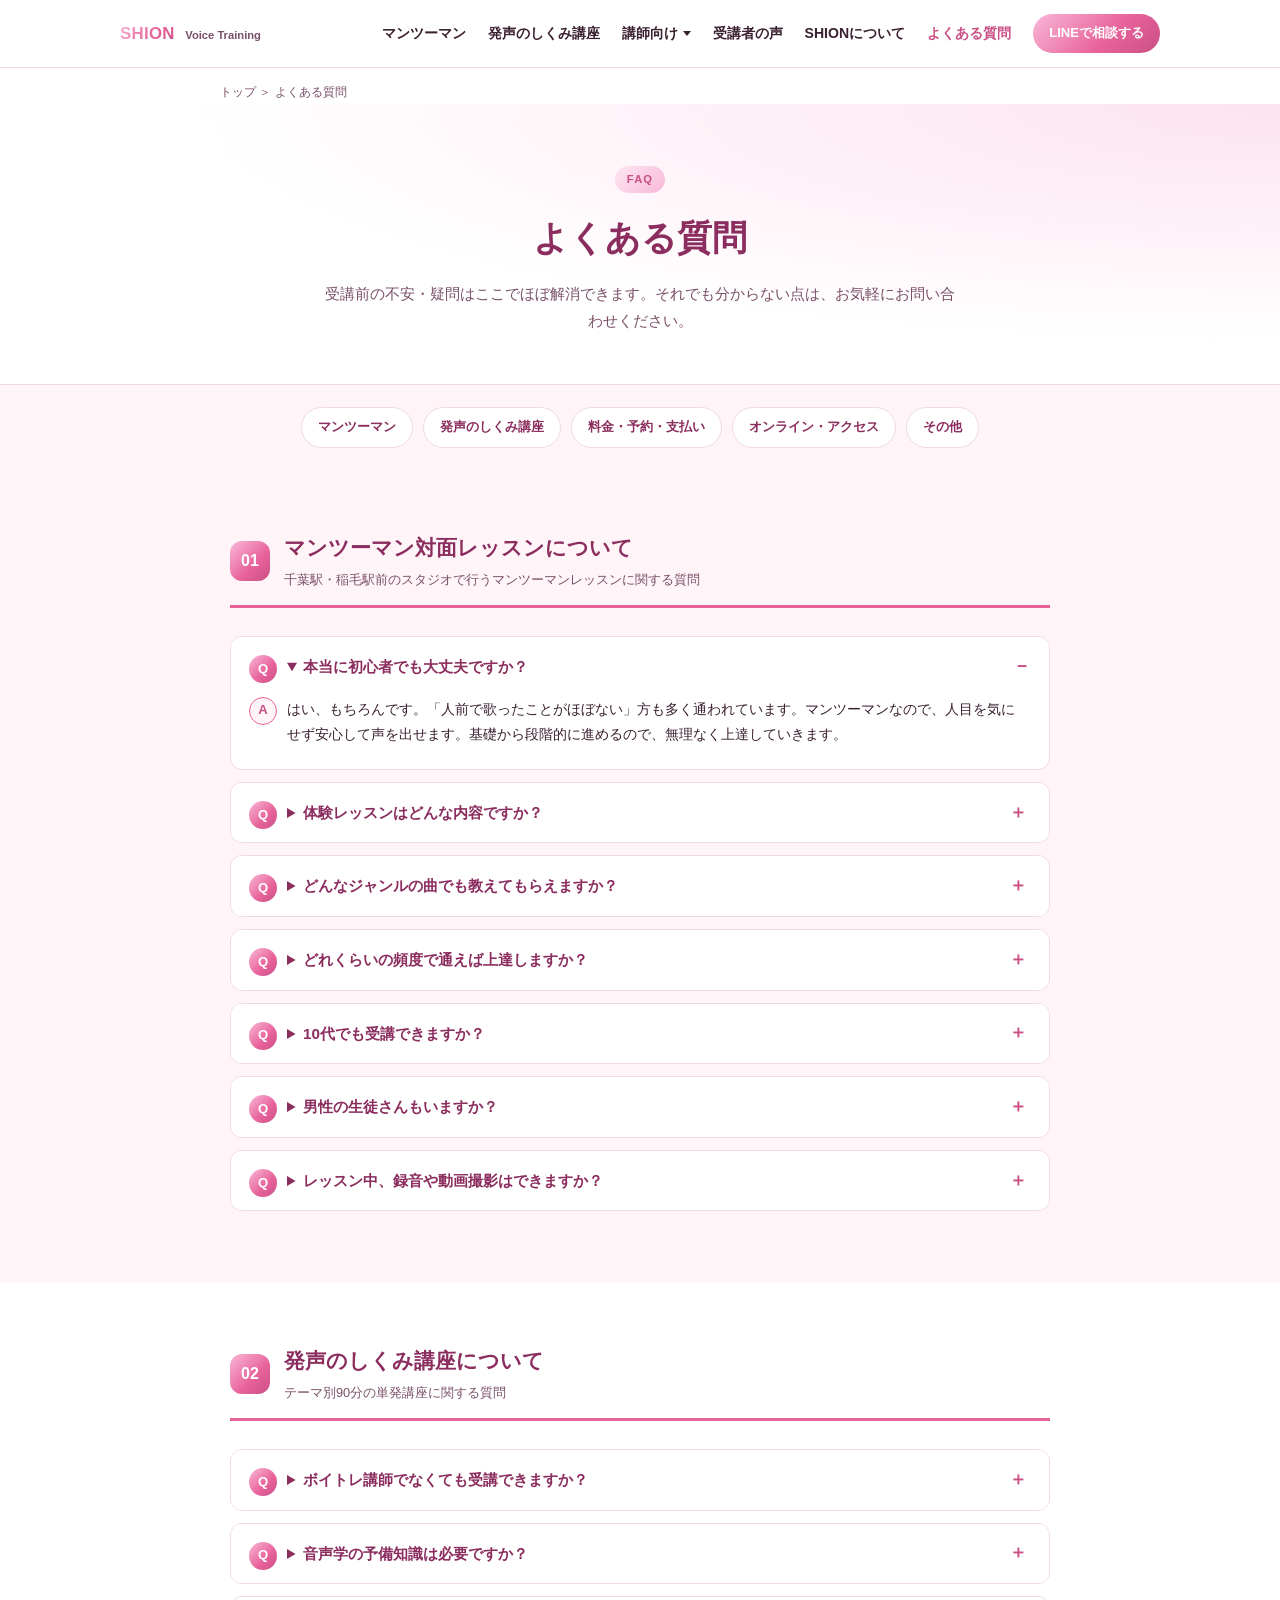
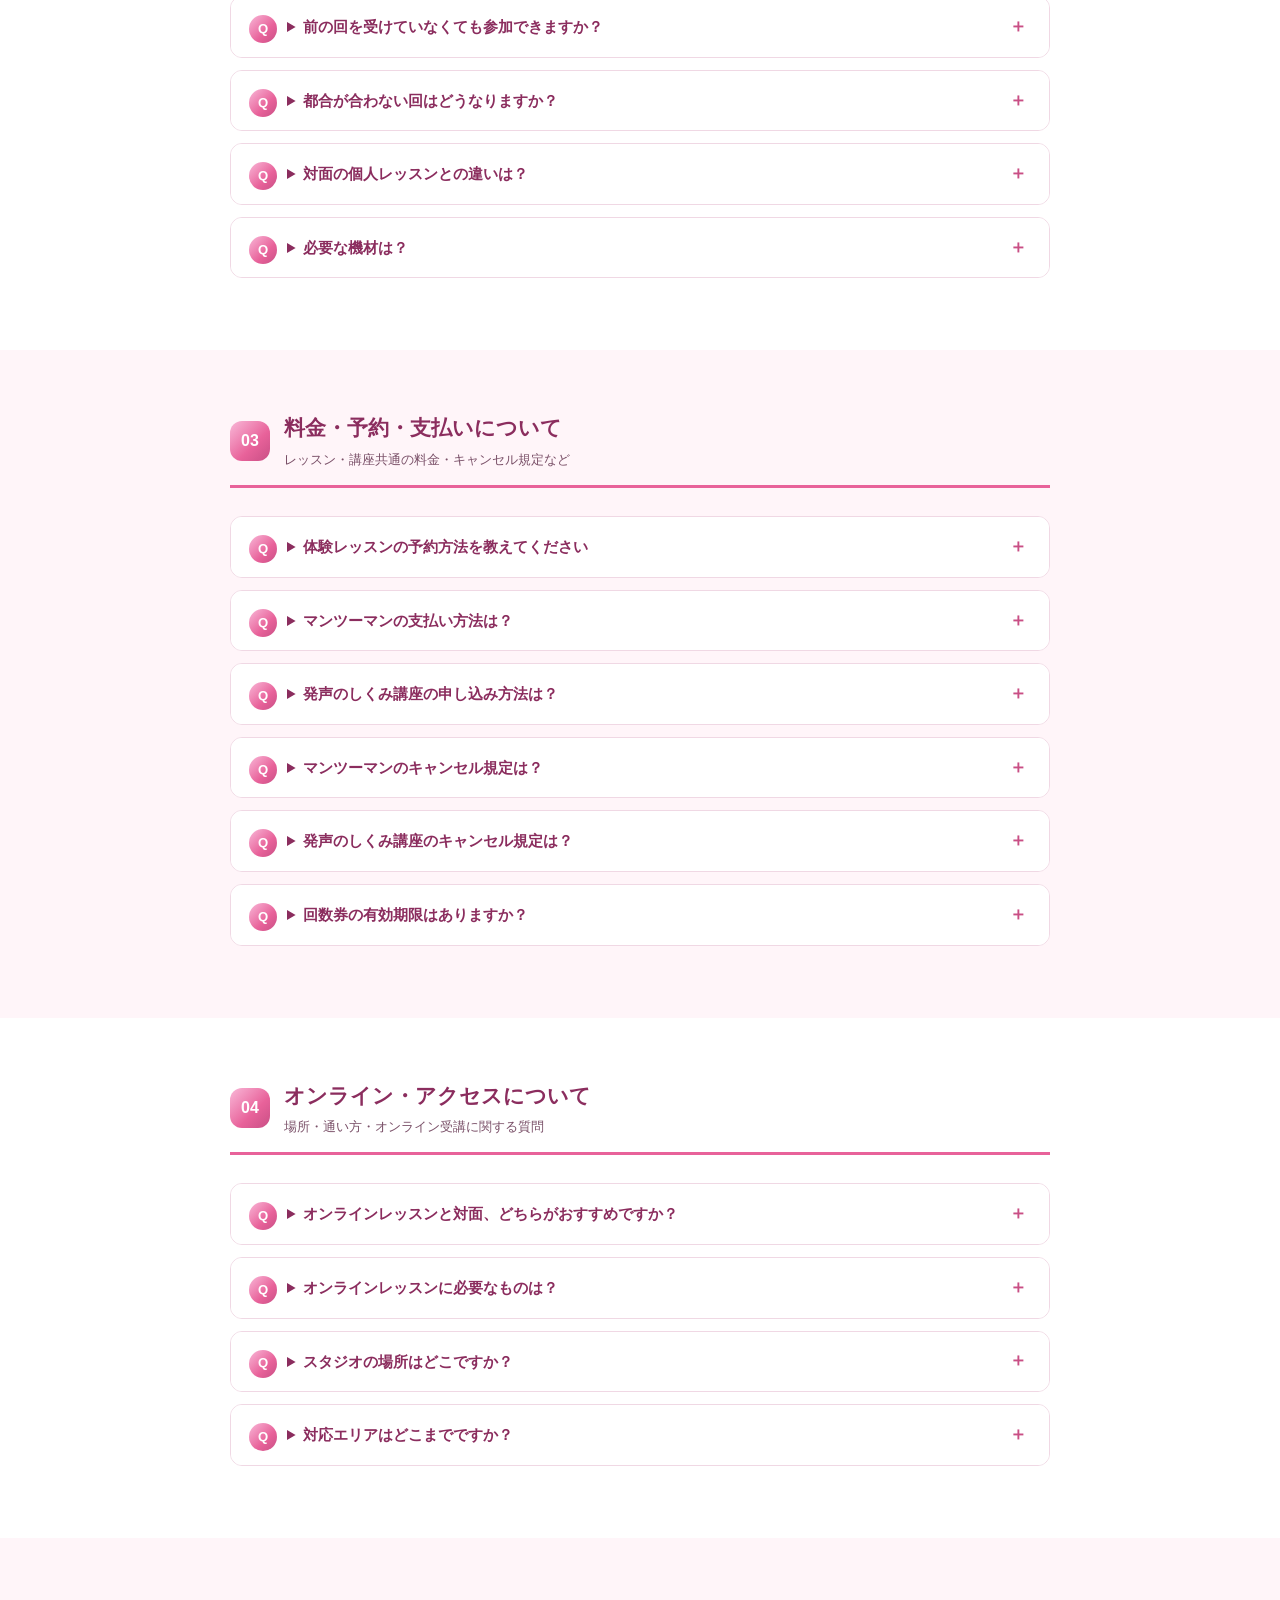
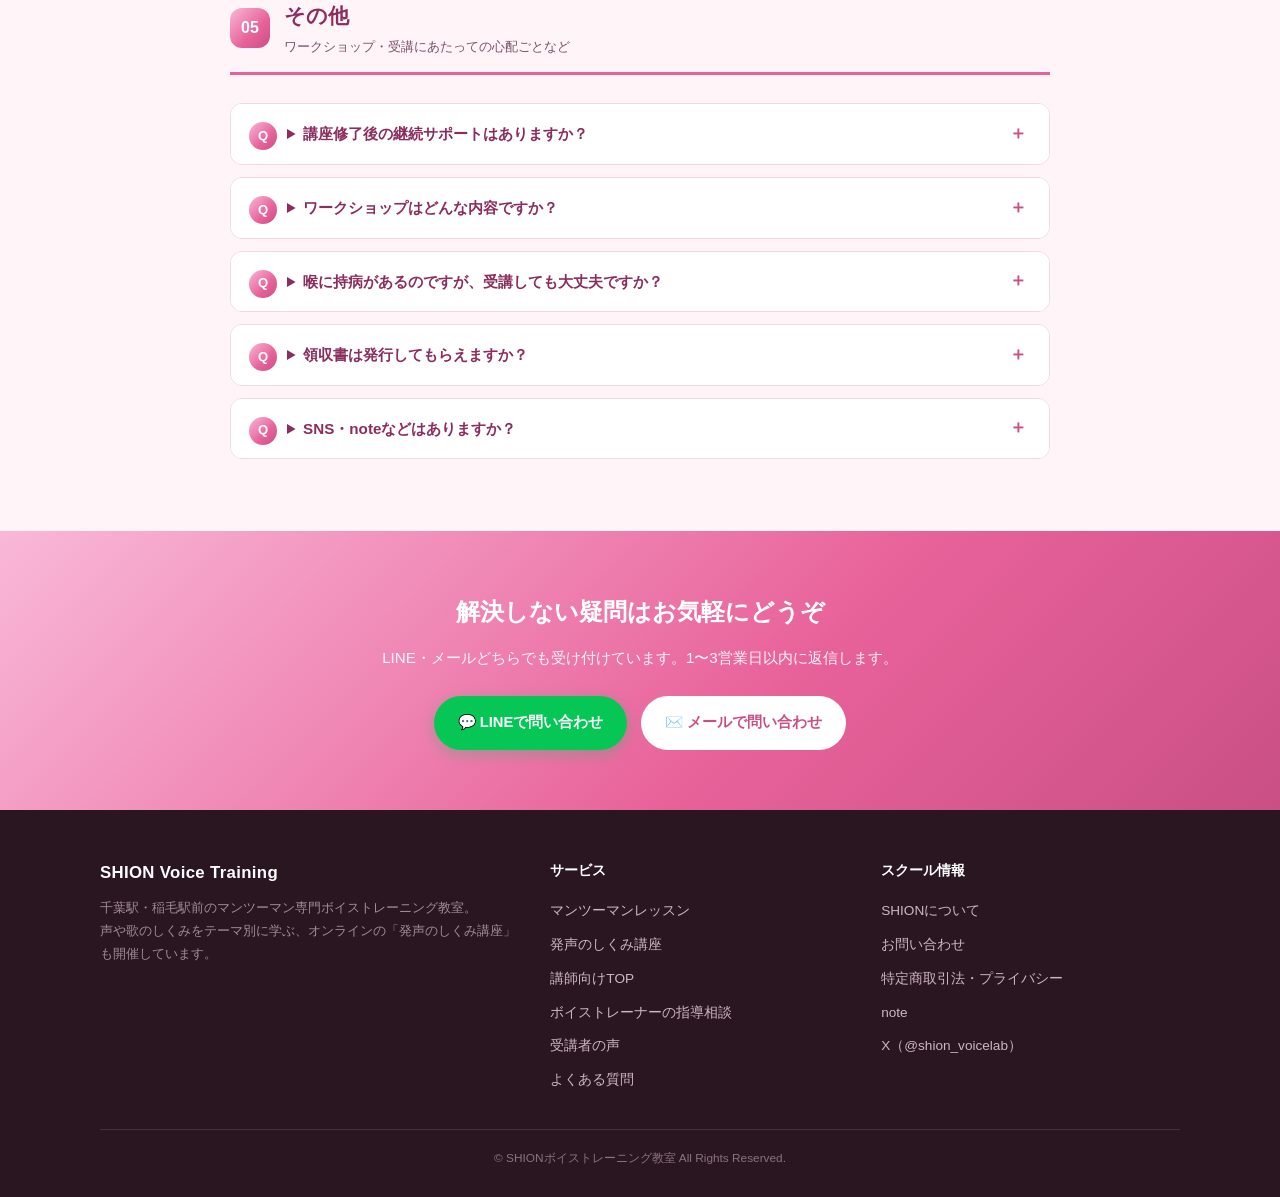
<file: faq/index.html>
<!DOCTYPE html>
<html lang="ja" prefix="og: https://ogp.me/ns#">
<head>
<meta charset="UTF-8">
<!-- Google Tag Manager -->
<script>(function(w,d,s,l,i){w[l]=w[l]||[];w[l].push({'gtm.start':
new Date().getTime(),event:'gtm.js'});var f=d.getElementsByTagName(s)[0],
j=d.createElement(s),dl=l!='dataLayer'?'&l='+l:'';j.async=true;j.src=
'https://www.googletagmanager.com/gtm.js?id='+i+dl;f.parentNode.insertBefore(j,f);
})(window,document,'script','dataLayer','GTM-PFFM9KVF');</script>
<!-- End Google Tag Manager -->
<meta name="viewport" content="width=device-width, initial-scale=1.0">

<title>よくある質問｜SHIONボイストレーニング教室</title>
<meta name="description" content="SHIONボイストレーニング教室のよくある質問。マンツーマンレッスン・発声のしくみ講座・料金・予約・キャンセル規定など、受講前の疑問にお答えします。">
<meta name="robots" content="index, follow">
<link rel="canonical" href="https://shion-voice.com/faq/">

<link rel="icon" type="image/svg+xml" href="/favicon.svg">

<meta property="og:type" content="website">
<meta property="og:title" content="よくある質問｜SHIONボイストレーニング教室">
<meta property="og:description" content="マンツーマン・発声のしくみ講座・料金・予約・キャンセル規定など、受講前の疑問にお答えします。">
<meta property="og:url" content="https://shion-voice.com/faq/">
<meta property="og:image" content="https://shion-voice.com/shion_profile.jpg">
<meta property="og:locale" content="ja_JP">
<meta property="og:site_name" content="SHIONボイストレーニング教室">
<meta name="twitter:card" content="summary_large_image">
<meta name="twitter:site" content="@shion_voicelab">
<meta name="twitter:creator" content="@shion_voicelab">

<script type="application/ld+json">
{
  "@context": "https://schema.org",
  "@type": "BreadcrumbList",
  "itemListElement": [
    {"@type":"ListItem","position":1,"name":"トップ","item":"https://shion-voice.com/"},
    {"@type":"ListItem","position":2,"name":"よくある質問","item":"https://shion-voice.com/faq/"}
  ]
}
</script>

<script type="application/ld+json">
{
  "@context": "https://schema.org",
  "@type": "FAQPage",
  "mainEntity": [
    {"@type":"Question","name":"本当に初心者でも大丈夫ですか？","acceptedAnswer":{"@type":"Answer","text":"はい、もちろんです。「人前で歌ったことがほぼない」方も多く通われています。マンツーマンなので人目を気にせず安心して声を出せます。"}},
    {"@type":"Question","name":"体験レッスンはどんな内容ですか？","acceptedAnswer":{"@type":"Answer","text":"50分のレッスンで、現在の声の出し方やお悩みを確認し、取り組み方をご提案します。料金は3,000円（税込・スタジオ代込）です。"}},
    {"@type":"Question","name":"発声のしくみ講座の対象は？","acceptedAnswer":{"@type":"Answer","text":"主にボイトレ講師・指導者・本気で発声を理解したい学習者の方が対象です。音声学の予備知識は不要です。"}},
    {"@type":"Question","name":"オンラインレッスンは全国対応ですか？","acceptedAnswer":{"@type":"Answer","text":"はい、Google Meetを利用したオンラインレッスンを全国対応で行っています。発声のしくみ講座も同じくGoogle Meetを利用します。"}},
    {"@type":"Question","name":"支払い方法を教えてください","acceptedAnswer":{"@type":"Answer","text":"マンツーマンレッスンのお支払いは、対面の単発が当日現金または銀行振込、月2回コース（対面のみ）が毎月その月の初回レッスン時に現金、回数券（対面）が購入時に一括でPayPal（講師から決済リンクを個別に送付）・銀行振込・現金のいずれか、オンラインが事前の銀行振込・PayPalです。発声のしくみ講座は、ストアカでお申し込み・お支払いいただけます。申し込み先は講座ページでご案内しています。"}}
  ]
}
</script>

<style>
*, *::before, *::after { box-sizing: border-box; }
html { scroll-behavior: smooth; }
body {
  margin: 0;
  font-family: 'Hiragino Kaku Gothic ProN', 'Hiragino Sans', 'Noto Sans JP', 'Yu Gothic', sans-serif;
  color: #3a2030;
  background: #fff;
  line-height: 1.75;
  -webkit-font-smoothing: antialiased;
}
img { max-width: 100%; height: auto; display: block; }
a { color: inherit; text-decoration: none; }

:root {
  --pink: #e8629a; --rose: #c94f85; --deep: #8b2d5e;
  --ink: #3a2030; --sub: #7a5068;
  --light: #fff5f9; --line: #f0d8e4;
  --grad: linear-gradient(135deg, #f9b8d8 0%, #e8629a 60%, #c94f85 100%);
  --grad2: linear-gradient(135deg, #fde7f1 0%, #f9b8d8 100%);
  --shadow: 0 8px 24px rgba(201, 79, 133, 0.12);
}

.site-header {
  position: sticky; top: 0; z-index: 100;
  background: rgba(255,255,255,0.96);
  backdrop-filter: saturate(180%) blur(8px);
  border-bottom: 1px solid var(--line);
}
.header-inner {
  max-width: 1080px; margin: 0 auto;
  padding: 14px 20px;
  display: flex; align-items: center; justify-content: space-between; gap: 16px;
}
.logo {
  font-weight: 900; font-size: 1.05rem;
  background: var(--grad); -webkit-background-clip: text; background-clip: text; color: transparent;
  letter-spacing: 0.02em;
}
.logo-sub { font-size: 0.7rem; color: var(--sub); font-weight: 600; margin-left: 6px; }
.nav { display: flex; gap: 22px; align-items: center; }
.nav a { font-size: 0.88rem; font-weight: 600; color: var(--ink); }
.nav a.current { color: var(--rose); }
.nav a:hover { color: var(--rose); }
.nav .nav-cta {
  padding: 8px 16px; border-radius: 999px;
  background: var(--grad); color: #fff; font-size: 0.82rem;
}
.nav-toggle { display: none; }
@media (max-width: 1080px) and (min-width: 761px) {
  .nav { gap: 14px; }
  .nav a { font-size: 0.8rem; }
  .nav .nav-cta { padding: 8px 12px; font-size: 0.76rem; }
}
@media (max-width: 900px) and (min-width: 761px) {
  .nav { gap: 10px; }
  .nav a { font-size: 0.74rem; }
  .nav .nav-cta { padding: 7px 10px; font-size: 0.7rem; }
}
@media (max-width: 760px) {
  .nav { display: none; position: absolute; top: 100%; left: 0; right: 0;
    background: #fff; flex-direction: column; gap: 0; padding: 8px 0;
    border-bottom: 1px solid var(--line); box-shadow: var(--shadow); }
  .nav.open { display: flex; }
  .nav a { padding: 14px 22px; width: 100%; border-bottom: 1px solid var(--line); }
  .nav .nav-cta { margin: 12px 22px; text-align: center; width: auto; border-bottom: none; }
  .nav-toggle {
    display: inline-flex; align-items: center; justify-content: center;
    width: 40px; height: 40px; border: none; background: transparent;
    cursor: pointer; padding: 0; color: var(--deep);
  }
  .nav-toggle span { display: block; width: 22px; height: 2px; background: currentColor; position: relative; }
  .nav-toggle span::before, .nav-toggle span::after {
    content: ''; position: absolute; left: 0; width: 22px; height: 2px; background: currentColor;
  }
  .nav-toggle span::before { top: -7px; }
  .nav-toggle span::after  { top:  7px; }
}

.section { padding: 70px 20px; }
.container { max-width: 880px; margin: 0 auto; }
.eyebrow {
  display: inline-block; padding: 4px 12px; border-radius: 999px;
  background: var(--grad2); color: var(--rose);
  font-size: 0.7rem; font-weight: 800; letter-spacing: 0.1em;
}

.crumb { max-width: 880px; margin: 0 auto; padding: 14px 20px 0; font-size: 0.78rem; color: var(--sub); }

/* ===== Page hero ===== */
.page-hero {
  background:
    radial-gradient(ellipse at top right, rgba(249,184,216,0.4), transparent 60%),
    #fff;
  padding: 60px 20px 50px;
  text-align: center;
}
.page-hero h1 {
  font-size: 2.2rem; font-weight: 900; color: var(--deep);
  margin: 14px 0 12px;
}
.page-hero p { color: var(--sub); margin: 0 auto; max-width: 640px; font-size: 0.95rem; }

/* ===== Category nav ===== */
.cat-nav {
  background: var(--light); border-top: 1px solid var(--line);
  padding: 22px 20px;
  position: sticky; top: 64px; z-index: 50;
}
.cat-nav-inner {
  max-width: 880px; margin: 0 auto;
  display: flex; flex-wrap: wrap; gap: 10px; justify-content: center;
}
.cat-link {
  background: #fff; border: 1.5px solid var(--line);
  padding: 8px 16px; border-radius: 999px;
  font-size: 0.82rem; font-weight: 700; color: var(--deep);
}
.cat-link:hover { background: var(--grad); color: #fff; border-color: transparent; }

/* ===== FAQ section ===== */
.faq-section { padding: 60px 20px; scroll-margin-top: 130px; }
.faq-section:nth-child(odd) { background: #fff; }
.faq-section:nth-child(even) { background: var(--light); }

.faq-section-head {
  display: flex; align-items: center; gap: 14px;
  margin: 0 auto 28px;
  max-width: 820px;
  padding-bottom: 14px;
  border-bottom: 3px solid var(--pink);
}
.faq-cat-num {
  width: 40px; height: 40px; border-radius: 12px;
  background: var(--grad); color: #fff;
  display: flex; align-items: center; justify-content: center;
  font-weight: 900; font-size: 1rem;
  flex-shrink: 0;
}
.faq-section-head h2 {
  font-size: 1.3rem; font-weight: 900; color: var(--deep);
  margin: 0;
}
.faq-section-head p {
  font-size: 0.8rem; color: var(--sub);
  margin: 2px 0 0;
}

.faq-list { max-width: 820px; margin: 0 auto; }
.faq-item {
  background: #fff; border: 1px solid var(--line); border-radius: 12px;
  margin-bottom: 12px; overflow: hidden;
}
.faq-section:nth-child(even) .faq-item { background: #fff; }
.faq-q {
  width: 100%; text-align: left;
  background: #fff; border: none;
  padding: 18px 56px 18px 56px;
  position: relative;
  font-size: 0.95rem; font-weight: 800; color: var(--deep);
  cursor: pointer; line-height: 1.55;
}
.faq-q::before {
  content: 'Q'; position: absolute; left: 18px; top: 18px;
  width: 28px; height: 28px; border-radius: 50%;
  background: var(--grad); color: #fff;
  display: flex; align-items: center; justify-content: center;
  font-size: 0.82rem; font-weight: 900;
}
.faq-q::after {
  content: '＋'; position: absolute; right: 22px; top: 50%;
  transform: translateY(-50%); color: var(--rose); font-weight: 900; font-size: 1.1rem;
  transition: transform .2s;
}
.faq-item[open] .faq-q::after { content: '−'; }
.faq-a {
  padding: 0 24px 22px 56px;
  font-size: 0.9rem; color: var(--ink);
  position: relative;
}
.faq-a::before {
  content: 'A'; position: absolute; left: 18px; top: 0;
  width: 28px; height: 28px; border-radius: 50%;
  background: var(--light); color: var(--rose);
  border: 1.5px solid var(--pink);
  display: flex; align-items: center; justify-content: center;
  font-size: 0.82rem; font-weight: 900;
}
.faq-a p { margin: 0 0 10px; }
.faq-a p:last-child { margin: 0; }
.faq-a a { color: var(--rose); text-decoration: underline; }

/* ===== Contact CTA ===== */
.contact-cta {
  background: var(--grad); color: #fff; text-align: center;
  padding: 60px 20px;
}
.contact-cta h2 { color: #fff; font-size: 1.5rem; font-weight: 900; margin: 0 0 12px; }
.contact-cta p { color: rgba(255,255,255,0.92); margin: 0 0 24px; font-size: 0.95rem; }
.cta-buttons { display: flex; flex-wrap: wrap; gap: 14px; justify-content: center; }
.btn {
  display: inline-flex; align-items: center; gap: 8px;
  padding: 14px 24px; border-radius: 999px;
  font-weight: 700; font-size: 0.92rem;
  transition: transform .15s; cursor: pointer; border: none;
}
.btn:hover { transform: translateY(-2px); }
.btn-primary { background: #fff; color: var(--rose); }
.btn-outline { background: transparent; color: #fff; border: 2px solid rgba(255,255,255,0.85); }
.btn-line { background: #06C755; color: #fff; box-shadow: 0 4px 14px rgba(6,199,85,0.3); }

/* ===== Footer ===== */
.site-footer { background: #2a1620; color: #cdb5c3; padding: 48px 20px 28px; font-size: 0.85rem; }
.footer-inner {
  max-width: 1080px; margin: 0 auto;
  display: grid; grid-template-columns: 1.4fr 1fr 1fr; gap: 32px;
}
.footer-brand .logo { color: #fff; background: none; -webkit-text-fill-color: #fff; }
.footer-brand p { color: #a08a98; font-size: 0.82rem; margin: 10px 0 0; }
.footer-col h4 { color: #fff; font-size: 0.88rem; font-weight: 800; margin: 0 0 12px; }
.footer-col ul { list-style: none; padding: 0; margin: 0; }
.footer-col li { margin-bottom: 0; }
.footer-col a { display: inline-block; padding: 5px 0; }
.footer-col a:hover { color: #fff; }
.footer-bottom {
  max-width: 1080px; margin: 32px auto 0; padding-top: 18px;
  border-top: 1px solid #4a2e3e;
  font-size: 0.74rem; color: #8a7280; text-align: center;
}
@media (max-width: 760px) { .footer-inner { grid-template-columns: 1fr; gap: 24px; } }

/* ===== グローバルナビ：講師向けドロップダウン／アコーディオン ===== */
.nav-group { position: relative; display: flex; align-items: center; }
.nav-parent {
  font-family: inherit; font-size: 0.88rem; font-weight: 600; color: var(--ink);
  background: none; border: 0; padding: 0; cursor: pointer;
  display: inline-flex; align-items: center; gap: 5px; line-height: inherit;
}
.nav-parent:hover, .nav-parent[aria-expanded="true"] { color: var(--rose); }
.nav-group.is-current > .nav-parent { color: var(--rose); }
.nav-caret {
  width: 0; height: 0; border-left: 4px solid transparent; border-right: 4px solid transparent;
  border-top: 5px solid currentColor; transition: transform .15s;
}
.nav-parent[aria-expanded="true"] .nav-caret { transform: rotate(180deg); }
.nav-sub {
  display: none; position: absolute; top: 100%; left: 50%; transform: translateX(-50%);
  margin-top: 12px; min-width: 232px; z-index: 120;
  background: #fff; border: 1px solid var(--line); border-radius: 14px;
  box-shadow: var(--shadow); padding: 8px;
}
.nav-sub.open { display: block; }
.nav-sub a {
  display: block; padding: 10px 14px; border-radius: 9px;
  font-size: 0.84rem; font-weight: 600; color: var(--ink); white-space: nowrap;
}
.nav-sub a:hover, .nav-sub a:focus-visible { background: var(--light); color: var(--rose); }
.nav-sub a.current { color: var(--rose); font-weight: 800; }
.nav-parent:focus-visible, .nav-sub a:focus-visible { outline: 2px solid var(--rose); outline-offset: 2px; }
@media (max-width: 1080px) and (min-width: 761px) {
  .nav-parent { font-size: 0.8rem; }
}
@media (max-width: 900px) and (min-width: 761px) {
  .nav-parent { font-size: 0.74rem; }
  .nav-sub { min-width: 210px; }
  .nav-sub a { font-size: 0.78rem; }
}
@media (max-width: 760px) {
  .nav-group { display: block; width: 100%; }
  .nav-parent {
    width: 100%; justify-content: space-between;
    padding: 14px 22px; border-bottom: 1px solid var(--line); font-size: 0.88rem;
  }
  .nav-sub {
    display: none; position: static; transform: none; margin: 0; padding: 0;
    min-width: 0; background: var(--light); border: 0; border-radius: 0; box-shadow: none;
  }
  .nav-sub.open { display: block; }
  .nav-sub a {
    padding: 13px 22px 13px 38px; border-radius: 0;
    border-bottom: 1px solid var(--line); white-space: normal; width: 100%;
  }
}
</style>
</head>
<body>
<!-- Google Tag Manager (noscript) -->
<noscript><iframe src="https://www.googletagmanager.com/ns.html?id=GTM-PFFM9KVF"
height="0" width="0" style="display:none;visibility:hidden"></iframe></noscript>
<!-- End Google Tag Manager (noscript) -->

<header class="site-header">
  <div class="header-inner">
    <a href="../" class="logo-wrap">
      <span class="logo">SHION</span>
      <span class="logo-sub">Voice Training</span>
    </a>
    <button class="nav-toggle" aria-label="メニューを開く" aria-controls="nav" aria-expanded="false" onclick="var n=document.getElementById('nav'); var o=n.classList.toggle('open'); this.setAttribute('aria-expanded', o);">
      <span></span>
    </button>
    <nav class="nav" id="nav" aria-label="メインメニュー">
      <a href="../lesson/">マンツーマン</a>
      <a href="../course/">発声のしくみ講座</a>
      <div class="nav-group">
        <button type="button" class="nav-parent" id="nav-teacher-btn" aria-expanded="false" aria-controls="nav-teacher-sub">講師向け<span class="nav-caret" aria-hidden="true"></span></button>
        <div class="nav-sub" id="nav-teacher-sub" role="group" aria-labelledby="nav-teacher-btn">
          <a href="../teacher/">講師向けTOP</a>
          <a href="../teacher-support/">ボイストレーナーの指導相談</a>
        </div>
      </div>
      <a href="../voice/">受講者の声</a>
      <a href="../about/">SHIONについて</a>
      <a href="../faq/" class="current">よくある質問</a>
      <a href="https://line.me/ti/p/@woa7639t" target="_blank" rel="noopener" class="nav-cta">LINEで相談する</a>
    </nav>
  </div>
</header>

<nav class="crumb" aria-label="パンくず">
  <a href="../">トップ</a> ＞ よくある質問
</nav>

<section class="page-hero">
  <span class="eyebrow">FAQ</span>
  <h1>よくある質問</h1>
  <p>受講前の不安・疑問はここでほぼ解消できます。それでも分からない点は、お気軽にお問い合わせください。</p>
</section>

<!-- カテゴリナビ -->
<nav class="cat-nav" aria-label="カテゴリ">
  <div class="cat-nav-inner">
    <a class="cat-link" href="#cat-lesson">マンツーマン</a>
    <a class="cat-link" href="#cat-course">発声のしくみ講座</a>
    <a class="cat-link" href="#cat-price">料金・予約・支払い</a>
    <a class="cat-link" href="#cat-online">オンライン・アクセス</a>
    <a class="cat-link" href="#cat-others">その他</a>
  </div>
</nav>

<!-- ===== マンツーマン ===== -->
<section id="cat-lesson" class="faq-section">
  <div class="faq-section-head">
    <div class="faq-cat-num">01</div>
    <div>
      <h2>マンツーマン対面レッスンについて</h2>
      <p>千葉駅・稲毛駅前のスタジオで行うマンツーマンレッスンに関する質問</p>
    </div>
  </div>

  <div class="faq-list">
    <details class="faq-item" open>
      <summary class="faq-q">本当に初心者でも大丈夫ですか？</summary>
      <div class="faq-a"><p>はい、もちろんです。「人前で歌ったことがほぼない」方も多く通われています。マンツーマンなので、人目を気にせず安心して声を出せます。基礎から段階的に進めるので、無理なく上達していきます。</p></div>
    </details>

    <details class="faq-item">
      <summary class="faq-q">体験レッスンはどんな内容ですか？</summary>
      <div class="faq-a"><p>50分のレッスンで、現在の声の出し方やお悩み・歌いたい曲を確認し、これからの取り組み方をご提案します。実際に発声してみる時間も含まれます。料金は<strong>3,000円（税込・スタジオ代込）</strong>です。</p></div>
    </details>

    <details class="faq-item">
      <summary class="faq-q">どんなジャンルの曲でも教えてもらえますか？</summary>
      <div class="faq-a"><p>J-POP・洋楽・アニソン・ジャズ・声楽など幅広く対応します。歌いたい曲を持ってきていただければ、その曲で実践していきます。</p></div>
    </details>

    <details class="faq-item">
      <summary class="faq-q">どれくらいの頻度で通えば上達しますか？</summary>
      <div class="faq-a"><p>最低でも月2回をおすすめしています。発声の変化には個人差があるため、体験レッスンで現在の声を確認しながら、無理のないペースを一緒に考えます。</p></div>
    </details>

    <details class="faq-item">
      <summary class="faq-q">10代でも受講できますか？</summary>
      <div class="faq-a"><p>はい、小学4年生から受け入れています。芸能活動志望でなくても「歌の基礎を身につけたい」「表現力を磨きたい」気持ちがあれば歓迎します。保護者の方のご相談も受け付けています。</p></div>
    </details>

    <details class="faq-item">
      <summary class="faq-q">男性の生徒さんもいますか？</summary>
      <div class="faq-a"><p>はい、女性生徒さんが多めですが、男性の方も10代〜60代まで通われています。性別・年代を問わずご受講いただけます。</p></div>
    </details>

    <details class="faq-item">
      <summary class="faq-q">レッスン中、録音や動画撮影はできますか？</summary>
      <div class="faq-a"><p>はい、復習用にご自身のスマートフォン等で録音いただけます。教室側でも指導品質向上のため録音させていただく場合がありますが、目的外には使用しません。詳しくは<a href="../legal/#privacy">プライバシーポリシー</a>をご確認ください。</p></div>
    </details>
  </div>
</section>

<!-- ===== 発声のしくみ講座 ===== -->
<section id="cat-course" class="faq-section">
  <div class="faq-section-head">
    <div class="faq-cat-num">02</div>
    <div>
      <h2>発声のしくみ講座について</h2>
      <p>テーマ別90分の単発講座に関する質問</p>
    </div>
  </div>

  <div class="faq-list">
    <details class="faq-item">
      <summary class="faq-q">ボイトレ講師でなくても受講できますか？</summary>
      <div class="faq-a"><p>はい、可能です。「発声の仕組みをきちんと理解したい」本気の学習者の方も歓迎しています。ただしカリキュラムは指導者の視点も意識して設計しているため、ご自身の上達だけを目的とする場合は、マンツーマンレッスンの方が適している場合もあります。</p></div>
    </details>

    <details class="faq-item">
      <summary class="faq-q">音声学の予備知識は必要ですか？</summary>
      <div class="faq-a"><p>不要です。毎回、現象から入って前提を整えたうえで進めます。希望者には、無料で使えるAIツールを学習補助として活用する方法もご紹介します。</p></div>
    </details>

    <details class="faq-item">
      <summary class="faq-q">前の回を受けていなくても参加できますか？</summary>
      <div class="faq-a"><p>できます。各回で完結する単発講座なので、興味のあるテーマだけ選んでいただけます。</p></div>
    </details>

    <details class="faq-item">
      <summary class="faq-q">都合が合わない回はどうなりますか？</summary>
      <div class="faq-a"><p>各回が独立しているので、参加できる回だけお申し込みいただけます。開催予定は<a href="../course/#schedule">講座ページ</a>でご案内しています。</p></div>
    </details>

    <details class="faq-item">
      <summary class="faq-q">対面の個人レッスンとの違いは？</summary>
      <div class="faq-a"><p><a href="../lesson/">マンツーマンレッスン</a>は「あなたの声を変える」実技中心、<a href="../course/">発声のしくみ講座</a>は「発声の仕組みを理解する」座学中心です。両方を併用される方もいらっしゃいます。</p></div>
    </details>

    <details class="faq-item">
      <summary class="faq-q">必要な機材は？</summary>
      <div class="faq-a"><p>インターネット接続環境とGoogle Meetが使えるPC・タブレット・スマホ、マイク・カメラがあれば受講可能です。</p></div>
    </details>
  </div>
</section>

<!-- ===== 料金・予約・支払い ===== -->
<section id="cat-price" class="faq-section">
  <div class="faq-section-head">
    <div class="faq-cat-num">03</div>
    <div>
      <h2>料金・予約・支払いについて</h2>
      <p>レッスン・講座共通の料金・キャンセル規定など</p>
    </div>
  </div>

  <div class="faq-list">
    <details class="faq-item">
      <summary class="faq-q">体験レッスンの予約方法を教えてください</summary>
      <div class="faq-a"><p>LINE公式アカウント（@woa7639t）からのご予約が最もスムーズです。メール（shion.vocal@gmail.com）でも受け付けています。希望日時を2〜3候補お送りください。</p></div>
    </details>

    <details class="faq-item">
      <summary class="faq-q">マンツーマンの支払い方法は？</summary>
      <div class="faq-a"><p>対面の単発レッスン：レッスン当日に現金または銀行振込／月2回コース（対面のみ）：毎月、その月の初回レッスン時に現金／回数券（対面）：購入時に一括で、PayPal（講師から決済リンクを個別にお送りします）・銀行振込・現金のいずれか／オンライン：事前の銀行振込またはPayPal でお願いしています。</p></div>
    </details>

    <details class="faq-item">
      <summary class="faq-q">発声のしくみ講座の申し込み方法は？</summary>
      <div class="faq-a"><p>お申し込みはストアカで受け付けています。開催予定と申し込み先は<a href="../course/#schedule">講座ページ</a>でご案内しています。</p></div>
    </details>

    <details class="faq-item">
      <summary class="faq-q">マンツーマンのキャンセル規定は？</summary>
      <div class="faq-a"><p>3日前まで：キャンセル料なし／前々日・前日：1,500円／当日：レッスン1回分（回数券・月2回コースは1回分を消化）。体調不良や急なご事情がある場合もあると思いますので、無理のない範囲でご相談ください。詳細は<a href="../legal/#tokushou">特定商取引法に基づく表記</a>をご確認ください。</p></div>
    </details>

    <details class="faq-item">
      <summary class="faq-q">発声のしくみ講座のキャンセル規定は？</summary>
      <div class="faq-a"><p>次回開催のご案内時に、あわせてお知らせします。</p></div>
    </details>

    <details class="faq-item">
      <summary class="faq-q">回数券の有効期限はありますか？</summary>
      <div class="faq-a"><p>有効期限は購入日から1年間です。</p></div>
    </details>
  </div>
</section>

<!-- ===== オンライン・アクセス ===== -->
<section id="cat-online" class="faq-section">
  <div class="faq-section-head">
    <div class="faq-cat-num">04</div>
    <div>
      <h2>オンライン・アクセスについて</h2>
      <p>場所・通い方・オンライン受講に関する質問</p>
    </div>
  </div>

  <div class="faq-list">
    <details class="faq-item">
      <summary class="faq-q">オンラインレッスンと対面、どちらがおすすめですか？</summary>
      <div class="faq-a"><p>スタジオで思いっきり声を出せる対面が基本おすすめですが、遠方の方やご事情のある方はオンライン（Google Meet）でも同じ内容で受講いただけます。対面との併用もご相談ください。</p></div>
    </details>

    <details class="faq-item">
      <summary class="faq-q">オンラインレッスンに必要なものは？</summary>
      <div class="faq-a"><p>Google Meetが使えるPC・タブレット・スマートフォン、安定したインターネット接続、マイク・カメラがあれば受講可能です。ご自宅で声が出しにくい方はカラオケboxからの受講もOKです。</p></div>
    </details>

    <details class="faq-item">
      <summary class="faq-q">スタジオの場所はどこですか？</summary>
      <div class="faq-a"><p>JR千葉駅・JR稲毛駅から徒歩圏内のリハーサルスタジオが中心です。西船橋・本八幡・亀戸・秋葉原方面での開催もご相談ください（回数券・月2回コースの場合は、1回につき移動費として西船橋・本八幡方面は1,000円、亀戸・秋葉原方面は1,500円を加算します）。会場の詳細はご予約確定後にご案内します。</p></div>
    </details>

    <details class="faq-item">
      <summary class="faq-q">対応エリアはどこまでですか？</summary>
      <div class="faq-a"><p>対面：千葉市中央区・稲毛区・美浜区・花見川区を中心に、四街道・習志野・船橋・西千葉・幕張・海浜幕張方面からも通っていただいています。オンラインは全国対応です。</p></div>
    </details>
  </div>
</section>

<!-- ===== その他 ===== -->
<section id="cat-others" class="faq-section">
  <div class="faq-section-head">
    <div class="faq-cat-num">05</div>
    <div>
      <h2>その他</h2>
      <p>ワークショップ・受講にあたっての心配ごとなど</p>
    </div>
  </div>

  <div class="faq-list">
    <details class="faq-item">
      <summary class="faq-q">講座修了後の継続サポートはありますか？</summary>
      <div class="faq-a"><p>講座修了後の継続サポートは、受講者の声を伺いながら検討しています。決まり次第、講座ページ・LINE等でご案内します。</p></div>
    </details>

    <details class="faq-item">
      <summary class="faq-q">ワークショップはどんな内容ですか？</summary>
      <div class="faq-a"><p>年に数回、任意参加のグループワークショップを開催しています。テーマ・日程はその都度LINE公式アカウントでお知らせします。</p></div>
    </details>

    <details class="faq-item">
      <summary class="faq-q">喉に持病があるのですが、受講しても大丈夫ですか？</summary>
      <div class="faq-a"><p>事前にご相談ください。医師から発声を制限されている方は、まず医師の判断を優先してください。状況に応じて、無理のないレッスン内容に調整します。</p></div>
    </details>

    <details class="faq-item">
      <summary class="faq-q">領収書は発行してもらえますか？</summary>
      <div class="faq-a"><p>はい、ご希望の方には領収書を発行します。お申込み時にお申し付けください。</p></div>
    </details>

    <details class="faq-item">
      <summary class="faq-q">SNS・noteなどはありますか？</summary>
      <div class="faq-a"><p>はい、<a href="https://note.com/shion_vocal" target="_blank" rel="noopener">note</a>でレッスン現場の気づきや声に関するコラムを、<a href="https://x.com/shion_voicelab" target="_blank" rel="noopener">X（@shion_voicelab）</a>で発声のしくみや練習のヒントを毎日お届けしています。各種リンクは<a href="https://lit.link/shion_voicetraining" target="_blank" rel="noopener">lit.link</a>にまとめています。</p></div>
    </details>
  </div>
</section>

<!-- ===== Contact CTA ===== -->
<section class="contact-cta">
  <h2>解決しない疑問はお気軽にどうぞ</h2>
  <p>LINE・メールどちらでも受け付けています。1〜3営業日以内に返信します。</p>
  <div class="cta-buttons">
    <a href="https://line.me/ti/p/@woa7639t" target="_blank" rel="noopener" class="btn btn-line">💬 LINEで問い合わせ</a>
    <a href="mailto:shion.vocal@gmail.com" class="btn btn-primary">✉️ メールで問い合わせ</a>
  </div>
</section>

<footer class="site-footer">
  <div class="footer-inner">
    <div class="footer-brand">
      <span class="logo">SHION Voice Training</span>
      <p>千葉駅・稲毛駅前のマンツーマン専門ボイストレーニング教室。<br>声や歌のしくみをテーマ別に学ぶ、オンラインの「発声のしくみ講座」も開催しています。</p>
    </div>
    <div class="footer-col">
      <h4>サービス</h4>
      <ul>
        <li><a href="../lesson/">マンツーマンレッスン</a></li>
        <li><a href="../course/">発声のしくみ講座</a></li>
        <li><a href="../teacher/">講師向けTOP</a></li>
        <li><a href="../teacher-support/">ボイストレーナーの指導相談</a></li>
        <li><a href="../voice/">受講者の声</a></li>
        <li><a href="../faq/">よくある質問</a></li>
      </ul>
    </div>
    <div class="footer-col">
      <h4>スクール情報</h4>
      <ul>
        <li><a href="../about/">SHIONについて</a></li>
        <li><a href="mailto:shion.vocal@gmail.com">お問い合わせ</a></li>
        <li><a href="../legal/">特定商取引法・プライバシー</a></li>
        <li><a href="https://note.com/shion_vocal" target="_blank" rel="noopener">note</a></li>
        <li><a href="https://x.com/shion_voicelab" target="_blank" rel="noopener">X（@shion_voicelab）</a></li>
      </ul>
    </div>
  </div>
  <div class="footer-bottom">
    © SHIONボイストレーニング教室 All Rights Reserved.
  </div>
</footer>


<script>
/* グローバルナビ：講師向けメニューの開閉（クリック／Esc／外側クリック／フォーカス離脱） */
(function () {
  var group = document.querySelector('.nav-group');
  if (!group) return;
  var btn = group.querySelector('.nav-parent');
  var sub = group.querySelector('.nav-sub');
  if (!btn || !sub) return;

  function setOpen(open) {
    sub.classList.toggle('open', open);
    btn.setAttribute('aria-expanded', open ? 'true' : 'false');
  }
  btn.addEventListener('click', function (e) {
    e.stopPropagation();
    setOpen(!sub.classList.contains('open'));
  });
  document.addEventListener('click', function (e) {
    if (!group.contains(e.target)) setOpen(false);
  });
  document.addEventListener('keydown', function (e) {
    if (e.key === 'Escape' && sub.classList.contains('open')) {
      setOpen(false);
      btn.focus();
    }
  });
  group.addEventListener('focusout', function (e) {
    if (!group.contains(e.relatedTarget)) setOpen(false);
  });
})();
</script>
</body>
</html>
</file>
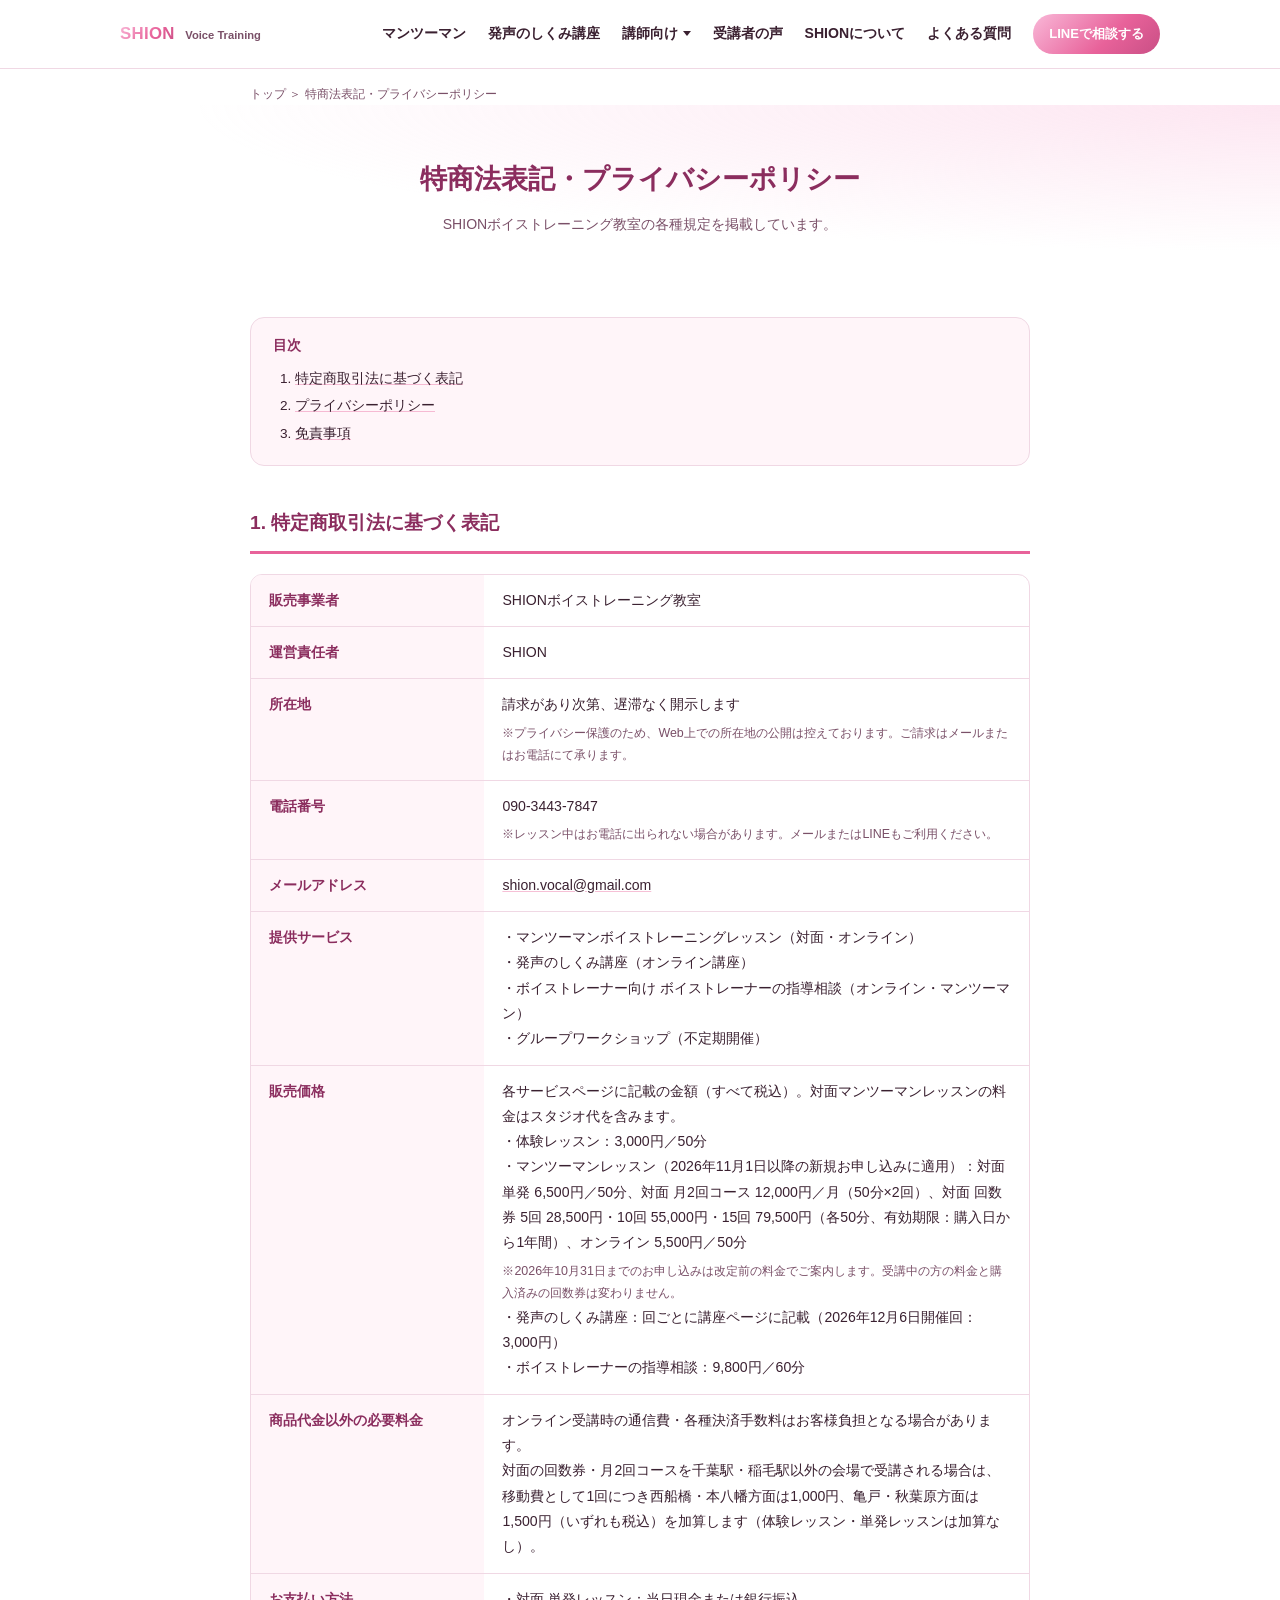
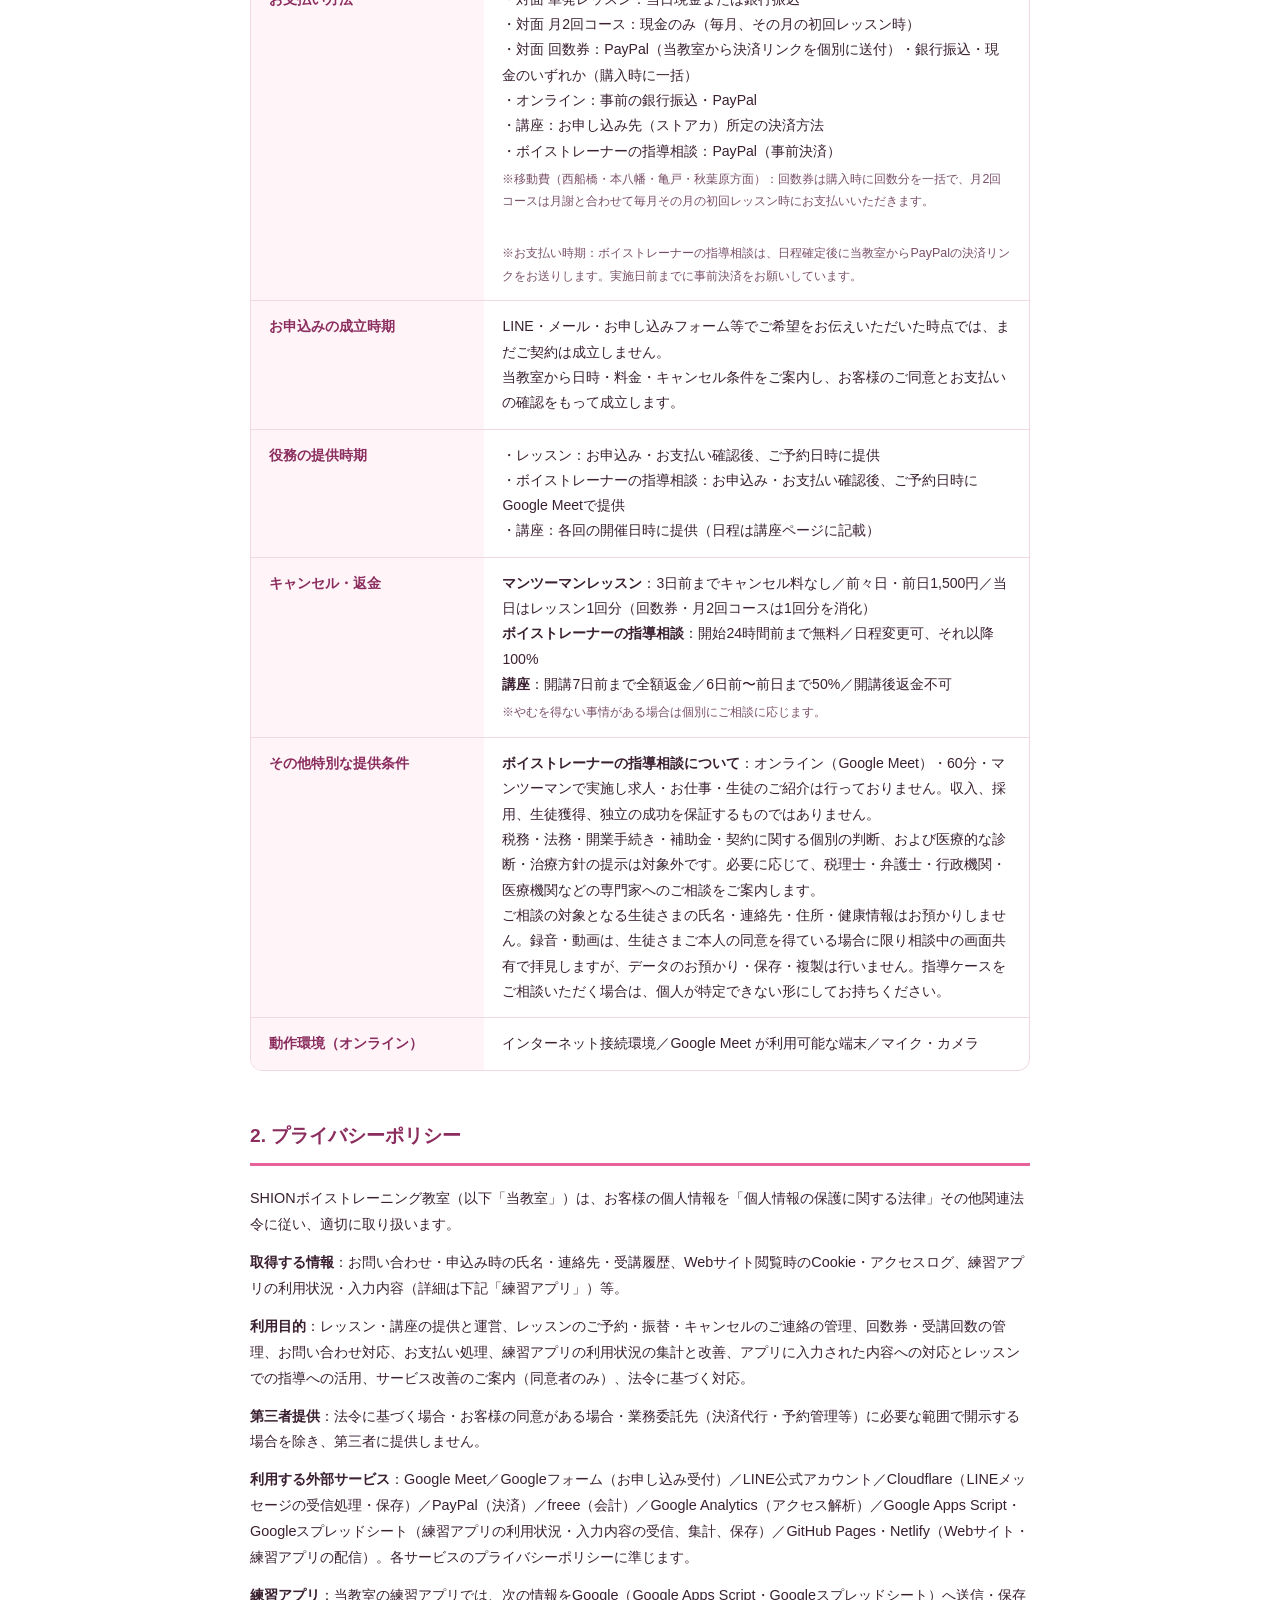
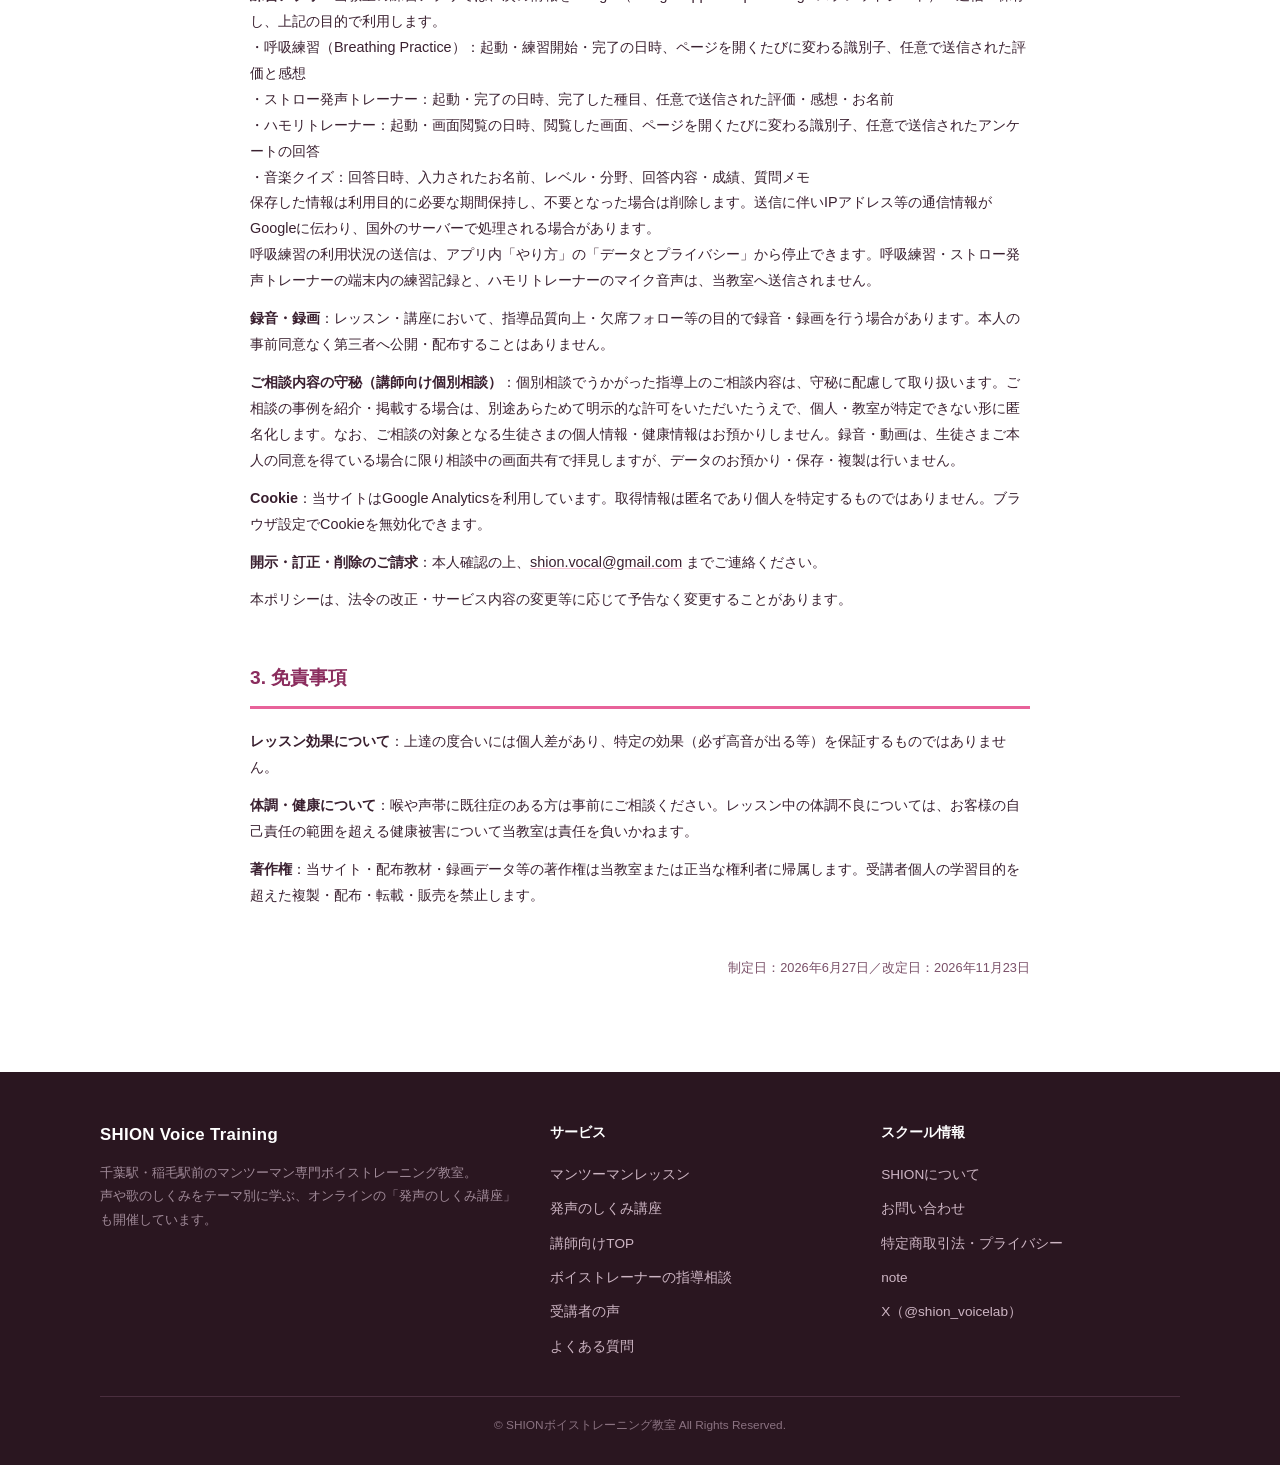
<file: legal/index.html>
<!DOCTYPE html>
<html lang="ja">
<head>
<meta charset="UTF-8">
<!-- Google Tag Manager -->
<script>(function(w,d,s,l,i){w[l]=w[l]||[];w[l].push({'gtm.start':
new Date().getTime(),event:'gtm.js'});var f=d.getElementsByTagName(s)[0],
j=d.createElement(s),dl=l!='dataLayer'?'&l='+l:'';j.async=true;j.src=
'https://www.googletagmanager.com/gtm.js?id='+i+dl;f.parentNode.insertBefore(j,f);
})(window,document,'script','dataLayer','GTM-PFFM9KVF');</script>
<!-- End Google Tag Manager -->
<meta name="viewport" content="width=device-width, initial-scale=1.0">

<title>特定商取引法に基づく表記・プライバシーポリシー｜SHIONボイストレーニング教室</title>
<meta name="description" content="SHIONボイストレーニング教室の特定商取引法に基づく表記・プライバシーポリシー・免責事項を掲載しています。">
<meta name="robots" content="index, follow">
<link rel="canonical" href="https://shion-voice.com/legal/">

<link rel="icon" type="image/svg+xml" href="/favicon.svg">

<meta property="og:type" content="website">
<meta property="og:title" content="特定商取引法に基づく表記・プライバシーポリシー｜SHIONボイストレーニング教室">
<meta property="og:description" content="SHIONボイストレーニング教室の特定商取引法に基づく表記・プライバシーポリシー・免責事項。">
<meta property="og:url" content="https://shion-voice.com/legal/">
<meta property="og:image" content="https://shion-voice.com/shion_profile.jpg">
<meta property="og:locale" content="ja_JP">
<meta property="og:site_name" content="SHIONボイストレーニング教室">
<meta name="twitter:card" content="summary_large_image">
<meta name="twitter:site" content="@shion_voicelab">
<meta name="twitter:creator" content="@shion_voicelab">

<script type="application/ld+json">
{
  "@context": "https://schema.org",
  "@type": "BreadcrumbList",
  "itemListElement": [
    {"@type":"ListItem","position":1,"name":"トップ","item":"https://shion-voice.com/"},
    {"@type":"ListItem","position":2,"name":"特商法表記・プライバシーポリシー","item":"https://shion-voice.com/legal/"}
  ]
}
</script>

<style>
*, *::before, *::after { box-sizing: border-box; }
html { scroll-behavior: smooth; }
body {
  margin: 0;
  font-family: 'Hiragino Kaku Gothic ProN', 'Hiragino Sans', 'Noto Sans JP', 'Yu Gothic', sans-serif;
  color: #3a2030;
  background: #fff;
  line-height: 1.8;
  -webkit-font-smoothing: antialiased;
}
img { max-width: 100%; height: auto; display: block; }
a { color: inherit; text-decoration: underline; text-decoration-color: rgba(232,98,154,0.4); }
a:hover { text-decoration-color: var(--rose); }

:root {
  --pink: #e8629a; --rose: #c94f85; --deep: #8b2d5e;
  --ink: #3a2030; --sub: #7a5068;
  --light: #fff5f9; --line: #f0d8e4;
  --grad: linear-gradient(135deg, #f9b8d8 0%, #e8629a 60%, #c94f85 100%);
  --grad2: linear-gradient(135deg, #fde7f1 0%, #f9b8d8 100%);
  --shadow: 0 8px 24px rgba(201, 79, 133, 0.12);
}

/* ===== Header ===== */
.site-header {
  position: sticky; top: 0; z-index: 100;
  background: rgba(255,255,255,0.96);
  backdrop-filter: saturate(180%) blur(8px);
  border-bottom: 1px solid var(--line);
}
.header-inner {
  max-width: 1080px; margin: 0 auto;
  padding: 14px 20px;
  display: flex; align-items: center; justify-content: space-between; gap: 16px;
}
.logo {
  font-weight: 900; font-size: 1.05rem;
  background: var(--grad); -webkit-background-clip: text; background-clip: text; color: transparent;
  letter-spacing: 0.02em;
}
.logo-wrap { text-decoration: none; }
.logo-sub { font-size: 0.7rem; color: var(--sub); font-weight: 600; margin-left: 6px; }
.nav { display: flex; gap: 22px; align-items: center; }
.nav a { font-size: 0.88rem; font-weight: 600; color: var(--ink); text-decoration: none; }
.nav a:hover { color: var(--rose); }
.nav .nav-cta {
  padding: 8px 16px; border-radius: 999px;
  background: var(--grad); color: #fff;
  font-size: 0.82rem;
}
.nav-toggle { display: none; }
@media (max-width: 1080px) and (min-width: 761px) {
  .nav { gap: 14px; }
  .nav a { font-size: 0.8rem; }
  .nav .nav-cta { padding: 8px 12px; font-size: 0.76rem; }
}
@media (max-width: 900px) and (min-width: 761px) {
  .nav { gap: 10px; }
  .nav a { font-size: 0.74rem; }
  .nav .nav-cta { padding: 7px 10px; font-size: 0.7rem; }
}
@media (max-width: 760px) {
  .nav { display: none; position: absolute; top: 100%; left: 0; right: 0;
    background: #fff; flex-direction: column; gap: 0; padding: 8px 0;
    border-bottom: 1px solid var(--line); box-shadow: var(--shadow); }
  .nav.open { display: flex; }
  .nav a { padding: 14px 22px; width: 100%; border-bottom: 1px solid var(--line); }
  .nav .nav-cta { margin: 12px 22px; text-align: center; width: auto; border-bottom: none; }
  .nav-toggle {
    display: inline-flex; align-items: center; justify-content: center;
    width: 40px; height: 40px; border: none; background: transparent;
    cursor: pointer; padding: 0; color: var(--deep);
  }
  .nav-toggle span { display: block; width: 22px; height: 2px; background: currentColor; position: relative; }
  .nav-toggle span::before, .nav-toggle span::after {
    content: ''; position: absolute; left: 0; width: 22px; height: 2px; background: currentColor;
  }
  .nav-toggle span::before { top: -7px; }
  .nav-toggle span::after  { top:  7px; }
}

/* ===== Crumb ===== */
.crumb {
  max-width: 820px; margin: 0 auto; padding: 14px 20px 0;
  font-size: 0.78rem; color: var(--sub);
}
.crumb a { text-decoration: none; }

/* ===== Page hero ===== */
.page-hero {
  background:
    radial-gradient(ellipse at top right, rgba(249,184,216,0.35), transparent 60%),
    #fff;
  padding: 50px 20px 40px;
  text-align: center;
}
.page-hero h1 {
  font-size: 1.7rem; font-weight: 900; color: var(--deep);
  margin: 0 0 8px;
}
.page-hero p { color: var(--sub); margin: 0; font-size: 0.88rem; }

/* ===== Layout ===== */
.legal-wrap {
  max-width: 820px; margin: 0 auto;
  padding: 40px 20px 80px;
}
.legal-toc {
  background: var(--light); border-radius: 14px;
  padding: 16px 22px; margin-bottom: 40px;
  border: 1px solid var(--line);
}
.legal-toc h2 { font-size: 0.85rem; color: var(--deep); margin: 0 0 8px; font-weight: 800; }
.legal-toc ol { margin: 0; padding-left: 22px; font-size: 0.85rem; color: var(--ink); }
.legal-toc li { margin-bottom: 3px; }

.legal-section { margin-bottom: 48px; scroll-margin-top: 80px; }
.legal-section h2 {
  font-size: 1.2rem; font-weight: 900; color: var(--deep);
  padding-bottom: 10px; border-bottom: 3px solid var(--pink);
  margin: 0 0 20px;
}
.legal-section p { font-size: 0.9rem; margin: 0 0 12px; color: var(--ink); }
.legal-section ul { font-size: 0.9rem; color: var(--ink); padding-left: 22px; margin: 0 0 12px; }
.legal-section li { margin-bottom: 4px; }

/* ===== Table ===== */
.tokushou {
  width: 100%; border-collapse: separate; border-spacing: 0;
  background: #fff; border: 1px solid var(--line);
  border-radius: 12px; overflow: hidden;
  font-size: 0.88rem;
}
.tokushou th, .tokushou td {
  padding: 13px 18px; border-bottom: 1px solid var(--line);
  text-align: left; vertical-align: top;
}
.tokushou tr:last-child th,
.tokushou tr:last-child td { border-bottom: none; }
.tokushou th {
  background: var(--light); color: var(--deep);
  font-weight: 800; width: 30%; white-space: nowrap;
}
.tokushou td { color: var(--ink); }
.tokushou td .small { font-size: 0.78rem; color: var(--sub); display: block; margin-top: 4px; }
@media (max-width: 600px) {
  .tokushou, .tokushou tbody, .tokushou tr { display: block; }
  .tokushou th, .tokushou td { display: block; width: 100%; padding: 10px 16px; white-space: normal; }
  .tokushou th { background: var(--light); }
  .tokushou td { border-bottom: 1px solid var(--line); }
  .tokushou tr:last-child td { border-bottom: none; }
}

/* ===== Footer ===== */
.site-footer {
  background: #2a1620;
  color: #cdb5c3;
  padding: 48px 20px 28px;
  font-size: 0.85rem;
}
.footer-inner {
  max-width: 1080px; margin: 0 auto;
  display: grid; grid-template-columns: 1.4fr 1fr 1fr; gap: 32px;
}
.footer-brand .logo { color: #fff; background: none; -webkit-text-fill-color: #fff; }
.footer-brand p { color: #a08a98; font-size: 0.82rem; margin: 10px 0 0; }
.footer-col h4 { color: #fff; font-size: 0.88rem; font-weight: 800; margin: 0 0 12px; }
.footer-col ul { list-style: none; padding: 0; margin: 0; }
.footer-col li { margin-bottom: 0; }
.footer-col a { text-decoration: none; display: inline-block; padding: 5px 0; }
.footer-col a:hover { color: #fff; }
.footer-bottom {
  max-width: 1080px; margin: 32px auto 0; padding-top: 18px;
  border-top: 1px solid #4a2e3e;
  font-size: 0.74rem; color: #8a7280; text-align: center;
}
@media (max-width: 760px) { .footer-inner { grid-template-columns: 1fr; gap: 24px; } }

/* ===== グローバルナビ：講師向けドロップダウン／アコーディオン ===== */
.nav-group { position: relative; display: flex; align-items: center; }
.nav-parent {
  font-family: inherit; font-size: 0.88rem; font-weight: 600; color: var(--ink);
  background: none; border: 0; padding: 0; cursor: pointer;
  display: inline-flex; align-items: center; gap: 5px; line-height: inherit;
}
.nav-parent:hover, .nav-parent[aria-expanded="true"] { color: var(--rose); }
.nav-group.is-current > .nav-parent { color: var(--rose); }
.nav-caret {
  width: 0; height: 0; border-left: 4px solid transparent; border-right: 4px solid transparent;
  border-top: 5px solid currentColor; transition: transform .15s;
}
.nav-parent[aria-expanded="true"] .nav-caret { transform: rotate(180deg); }
.nav-sub {
  display: none; position: absolute; top: 100%; left: 50%; transform: translateX(-50%);
  margin-top: 12px; min-width: 232px; z-index: 120;
  background: #fff; border: 1px solid var(--line); border-radius: 14px;
  box-shadow: var(--shadow); padding: 8px;
}
.nav-sub.open { display: block; }
.nav-sub a {
  display: block; padding: 10px 14px; border-radius: 9px;
  font-size: 0.84rem; font-weight: 600; color: var(--ink); white-space: nowrap;
}
.nav-sub a:hover, .nav-sub a:focus-visible { background: var(--light); color: var(--rose); }
.nav-sub a.current { color: var(--rose); font-weight: 800; }
.nav-parent:focus-visible, .nav-sub a:focus-visible { outline: 2px solid var(--rose); outline-offset: 2px; }
@media (max-width: 1080px) and (min-width: 761px) {
  .nav-parent { font-size: 0.8rem; }
}
@media (max-width: 900px) and (min-width: 761px) {
  .nav-parent { font-size: 0.74rem; }
  .nav-sub { min-width: 210px; }
  .nav-sub a { font-size: 0.78rem; }
}
@media (max-width: 760px) {
  .nav-group { display: block; width: 100%; }
  .nav-parent {
    width: 100%; justify-content: space-between;
    padding: 14px 22px; border-bottom: 1px solid var(--line); font-size: 0.88rem;
  }
  .nav-sub {
    display: none; position: static; transform: none; margin: 0; padding: 0;
    min-width: 0; background: var(--light); border: 0; border-radius: 0; box-shadow: none;
  }
  .nav-sub.open { display: block; }
  .nav-sub a {
    padding: 13px 22px 13px 38px; border-radius: 0;
    border-bottom: 1px solid var(--line); white-space: normal; width: 100%;
  }
}
</style>
</head>
<body>
<!-- Google Tag Manager (noscript) -->
<noscript><iframe src="https://www.googletagmanager.com/ns.html?id=GTM-PFFM9KVF"
height="0" width="0" style="display:none;visibility:hidden"></iframe></noscript>
<!-- End Google Tag Manager (noscript) -->

<header class="site-header">
  <div class="header-inner">
    <a href="../" class="logo-wrap">
      <span class="logo">SHION</span>
      <span class="logo-sub">Voice Training</span>
    </a>
    <button class="nav-toggle" aria-label="メニューを開く" aria-controls="nav" aria-expanded="false" onclick="var n=document.getElementById('nav'); var o=n.classList.toggle('open'); this.setAttribute('aria-expanded', o);">
      <span></span>
    </button>
    <nav class="nav" id="nav" aria-label="メインメニュー">
      <a href="../lesson/">マンツーマン</a>
      <a href="../course/">発声のしくみ講座</a>
      <div class="nav-group">
        <button type="button" class="nav-parent" id="nav-teacher-btn" aria-expanded="false" aria-controls="nav-teacher-sub">講師向け<span class="nav-caret" aria-hidden="true"></span></button>
        <div class="nav-sub" id="nav-teacher-sub" role="group" aria-labelledby="nav-teacher-btn">
          <a href="../teacher/">講師向けTOP</a>
          <a href="../teacher-support/">ボイストレーナーの指導相談</a>
        </div>
      </div>
      <a href="../voice/">受講者の声</a>
      <a href="../about/">SHIONについて</a>
      <a href="../faq/">よくある質問</a>
      <a href="https://line.me/ti/p/@woa7639t" target="_blank" rel="noopener" class="nav-cta">LINEで相談する</a>
    </nav>
  </div>
</header>

<nav class="crumb" aria-label="パンくず">
  <a href="../">トップ</a> ＞ 特商法表記・プライバシーポリシー
</nav>

<section class="page-hero">
  <h1>特商法表記・プライバシーポリシー</h1>
  <p>SHIONボイストレーニング教室の各種規定を掲載しています。</p>
</section>

<div class="legal-wrap">

  <nav class="legal-toc" aria-label="目次">
    <h2>目次</h2>
    <ol>
      <li><a href="#tokushou">特定商取引法に基づく表記</a></li>
      <li><a href="#privacy">プライバシーポリシー</a></li>
      <li><a href="#disclaimer">免責事項</a></li>
    </ol>
  </nav>

  <!-- ===== 特商法表記 ===== -->
  <section id="tokushou" class="legal-section">
    <h2>1. 特定商取引法に基づく表記</h2>

    <table class="tokushou">
      <tbody>
        <tr>
          <th>販売事業者</th>
          <td>SHIONボイストレーニング教室</td>
        </tr>
        <tr>
          <th>運営責任者</th>
          <td>SHION</td>
        </tr>
        <tr>
          <th>所在地</th>
          <td>
            請求があり次第、遅滞なく開示します
            <span class="small">※プライバシー保護のため、Web上での所在地の公開は控えております。ご請求はメールまたはお電話にて承ります。</span>
          </td>
        </tr>
        <tr>
          <th>電話番号</th>
          <td>
            090-3443-7847
            <span class="small">※レッスン中はお電話に出られない場合があります。メールまたはLINEもご利用ください。</span>
          </td>
        </tr>
        <tr>
          <th>メールアドレス</th>
          <td><a href="mailto:shion.vocal@gmail.com">shion.vocal@gmail.com</a></td>
        </tr>
        <tr>
          <th>提供サービス</th>
          <td>
            ・マンツーマンボイストレーニングレッスン（対面・オンライン）<br>
            ・発声のしくみ講座（オンライン講座）<br>
            ・ボイストレーナー向け ボイストレーナーの指導相談（オンライン・マンツーマン）<br>
            ・グループワークショップ（不定期開催）
          </td>
        </tr>
        <tr>
          <th>販売価格</th>
          <td>
            各サービスページに記載の金額（すべて税込）。対面マンツーマンレッスンの料金はスタジオ代を含みます。<br>
            ・体験レッスン：3,000円／50分<br>
            ・マンツーマンレッスン（2026年11月1日以降の新規お申し込みに適用）：対面 単発 6,500円／50分、対面 月2回コース 12,000円／月（50分×2回）、対面 回数券 5回 28,500円・10回 55,000円・15回 79,500円（各50分、有効期限：購入日から1年間）、オンライン 5,500円／50分<br>
            <span class="small">※2026年10月31日までのお申し込みは改定前の料金でご案内します。受講中の方の料金と購入済みの回数券は変わりません。</span>
            ・発声のしくみ講座：回ごとに講座ページに記載（2026年12月6日開催回：3,000円）<br>
            ・ボイストレーナーの指導相談：9,800円／60分
          </td>
        </tr>
        <tr>
          <th>商品代金以外の必要料金</th>
          <td>オンライン受講時の通信費・各種決済手数料はお客様負担となる場合があります。<br>
            対面の回数券・月2回コースを千葉駅・稲毛駅以外の会場で受講される場合は、移動費として1回につき西船橋・本八幡方面は1,000円、亀戸・秋葉原方面は1,500円（いずれも税込）を加算します（体験レッスン・単発レッスンは加算なし）。</td>
        </tr>
        <tr>
          <th>お支払い方法</th>
          <td>
            ・対面 単発レッスン：当日現金または銀行振込<br>
            ・対面 月2回コース：現金のみ（毎月、その月の初回レッスン時）<br>
            ・対面 回数券：PayPal（当教室から決済リンクを個別に送付）・銀行振込・現金のいずれか（購入時に一括）<br>
            ・オンライン：事前の銀行振込・PayPal<br>
            ・講座：お申し込み先（ストアカ）所定の決済方法<br>
            ・ボイストレーナーの指導相談：PayPal（事前決済）
            <span class="small">※移動費（西船橋・本八幡・亀戸・秋葉原方面）：回数券は購入時に回数分を一括で、月2回コースは月謝と合わせて毎月その月の初回レッスン時にお支払いいただきます。</span><br>
            <span class="small">※お支払い時期：ボイストレーナーの指導相談は、日程確定後に当教室からPayPalの決済リンクをお送りします。実施日前までに事前決済をお願いしています。</span>
          </td>
        </tr>
        <tr>
          <th>お申込みの成立時期</th>
          <td>
            LINE・メール・お申し込みフォーム等でご希望をお伝えいただいた時点では、まだご契約は成立しません。<br>
            当教室から日時・料金・キャンセル条件をご案内し、お客様のご同意とお支払いの確認をもって成立します。
          </td>
        </tr>
        <tr>
          <th>役務の提供時期</th>
          <td>
            ・レッスン：お申込み・お支払い確認後、ご予約日時に提供<br>
            ・ボイストレーナーの指導相談：お申込み・お支払い確認後、ご予約日時にGoogle Meetで提供<br>
            ・講座：各回の開催日時に提供（日程は講座ページに記載）
          </td>
        </tr>
        <tr>
          <th>キャンセル・返金</th>
          <td>
            <strong>マンツーマンレッスン</strong>：3日前までキャンセル料なし／前々日・前日1,500円／当日はレッスン1回分（回数券・月2回コースは1回分を消化）<br>
            <strong>ボイストレーナーの指導相談</strong>：開始24時間前まで無料／日程変更可、それ以降100%<br>
            <strong>講座</strong>：開講7日前まで全額返金／6日前〜前日まで50%／開講後返金不可
            <span class="small">※やむを得ない事情がある場合は個別にご相談に応じます。</span>
          </td>
        </tr>
        <tr>
          <th>その他特別な提供条件</th>
          <td>
            <strong>ボイストレーナーの指導相談について</strong>：オンライン（Google Meet）・60分・マンツーマンで実施し求人・お仕事・生徒のご紹介は行っておりません。収入、採用、生徒獲得、独立の成功を保証するものではありません。<br>
            税務・法務・開業手続き・補助金・契約に関する個別の判断、および医療的な診断・治療方針の提示は対象外です。必要に応じて、税理士・弁護士・行政機関・医療機関などの専門家へのご相談をご案内します。<br>
            ご相談の対象となる生徒さまの氏名・連絡先・住所・健康情報はお預かりしません。録音・動画は、生徒さまご本人の同意を得ている場合に限り相談中の画面共有で拝見しますが、データのお預かり・保存・複製は行いません。指導ケースをご相談いただく場合は、個人が特定できない形にしてお持ちください。
          </td>
        </tr>
        <tr>
          <th>動作環境（オンライン）</th>
          <td>インターネット接続環境／Google Meet が利用可能な端末／マイク・カメラ</td>
        </tr>
      </tbody>
    </table>
  </section>

  <!-- ===== プライバシーポリシー ===== -->
  <section id="privacy" class="legal-section">
    <h2>2. プライバシーポリシー</h2>

    <p>SHIONボイストレーニング教室（以下「当教室」）は、お客様の個人情報を「個人情報の保護に関する法律」その他関連法令に従い、適切に取り扱います。</p>

    <p><strong>取得する情報</strong>：お問い合わせ・申込み時の氏名・連絡先・受講履歴、Webサイト閲覧時のCookie・アクセスログ、練習アプリの利用状況・入力内容（詳細は下記「練習アプリ」）等。</p>

    <p><strong>利用目的</strong>：レッスン・講座の提供と運営、レッスンのご予約・振替・キャンセルのご連絡の管理、回数券・受講回数の管理、お問い合わせ対応、お支払い処理、練習アプリの利用状況の集計と改善、アプリに入力された内容への対応とレッスンでの指導への活用、サービス改善のご案内（同意者のみ）、法令に基づく対応。</p>

    <p><strong>第三者提供</strong>：法令に基づく場合・お客様の同意がある場合・業務委託先（決済代行・予約管理等）に必要な範囲で開示する場合を除き、第三者に提供しません。</p>

    <p><strong>利用する外部サービス</strong>：Google Meet／Googleフォーム（お申し込み受付）／LINE公式アカウント／Cloudflare（LINEメッセージの受信処理・保存）／PayPal（決済）／freee（会計）／Google Analytics（アクセス解析）／Google Apps Script・Googleスプレッドシート（練習アプリの利用状況・入力内容の受信、集計、保存）／GitHub Pages・Netlify（Webサイト・練習アプリの配信）。各サービスのプライバシーポリシーに準じます。</p>

    <p><strong>練習アプリ</strong>：当教室の練習アプリでは、次の情報をGoogle（Google Apps Script・Googleスプレッドシート）へ送信・保存し、上記の目的で利用します。<br>
    ・呼吸練習（Breathing Practice）：起動・練習開始・完了の日時、ページを開くたびに変わる識別子、任意で送信された評価と感想<br>
    ・ストロー発声トレーナー：起動・完了の日時、完了した種目、任意で送信された評価・感想・お名前<br>
    ・ハモリトレーナー：起動・画面閲覧の日時、閲覧した画面、ページを開くたびに変わる識別子、任意で送信されたアンケートの回答<br>
    ・音楽クイズ：回答日時、入力されたお名前、レベル・分野、回答内容・成績、質問メモ<br>
    保存した情報は利用目的に必要な期間保持し、不要となった場合は削除します。送信に伴いIPアドレス等の通信情報がGoogleに伝わり、国外のサーバーで処理される場合があります。<br>
    呼吸練習の利用状況の送信は、アプリ内「やり方」の「データとプライバシー」から停止できます。呼吸練習・ストロー発声トレーナーの端末内の練習記録と、ハモリトレーナーのマイク音声は、当教室へ送信されません。</p>

    <p><strong>録音・録画</strong>：レッスン・講座において、指導品質向上・欠席フォロー等の目的で録音・録画を行う場合があります。本人の事前同意なく第三者へ公開・配布することはありません。</p>

    <p><strong>ご相談内容の守秘（講師向け個別相談）</strong>：個別相談でうかがった指導上のご相談内容は、守秘に配慮して取り扱います。ご相談の事例を紹介・掲載する場合は、別途あらためて明示的な許可をいただいたうえで、個人・教室が特定できない形に匿名化します。なお、ご相談の対象となる生徒さまの個人情報・健康情報はお預かりしません。録音・動画は、生徒さまご本人の同意を得ている場合に限り相談中の画面共有で拝見しますが、データのお預かり・保存・複製は行いません。</p>

    <p><strong>Cookie</strong>：当サイトはGoogle Analyticsを利用しています。取得情報は匿名であり個人を特定するものではありません。ブラウザ設定でCookieを無効化できます。</p>

    <p><strong>開示・訂正・削除のご請求</strong>：本人確認の上、<a href="mailto:shion.vocal@gmail.com">shion.vocal@gmail.com</a> までご連絡ください。</p>

    <p>本ポリシーは、法令の改正・サービス内容の変更等に応じて予告なく変更することがあります。</p>
  </section>

  <!-- ===== 免責事項 ===== -->
  <section id="disclaimer" class="legal-section">
    <h2>3. 免責事項</h2>

    <p><strong>レッスン効果について</strong>：上達の度合いには個人差があり、特定の効果（必ず高音が出る等）を保証するものではありません。</p>

    <p><strong>体調・健康について</strong>：喉や声帯に既往症のある方は事前にご相談ください。レッスン中の体調不良については、お客様の自己責任の範囲を超える健康被害について当教室は責任を負いかねます。</p>

    <p><strong>著作権</strong>：当サイト・配布教材・録画データ等の著作権は当教室または正当な権利者に帰属します。受講者個人の学習目的を超えた複製・配布・転載・販売を禁止します。</p>
  </section>

  <p style="font-size:0.8rem; color:var(--sub); text-align:right; margin-top:40px;">
    制定日：2026年6月27日／改定日：2026年11月23日
  </p>

</div>

<footer class="site-footer">
  <div class="footer-inner">
    <div class="footer-brand">
      <span class="logo">SHION Voice Training</span>
      <p>千葉駅・稲毛駅前のマンツーマン専門ボイストレーニング教室。<br>声や歌のしくみをテーマ別に学ぶ、オンラインの「発声のしくみ講座」も開催しています。</p>
    </div>
    <div class="footer-col">
      <h4>サービス</h4>
      <ul>
        <li><a href="../lesson/">マンツーマンレッスン</a></li>
        <li><a href="../course/">発声のしくみ講座</a></li>
        <li><a href="../teacher/">講師向けTOP</a></li>
        <li><a href="../teacher-support/">ボイストレーナーの指導相談</a></li>
        <li><a href="../voice/">受講者の声</a></li>
        <li><a href="../faq/">よくある質問</a></li>
      </ul>
    </div>
    <div class="footer-col">
      <h4>スクール情報</h4>
      <ul>
        <li><a href="../about/">SHIONについて</a></li>
        <li><a href="mailto:shion.vocal@gmail.com">お問い合わせ</a></li>
        <li><a href="./">特定商取引法・プライバシー</a></li>
        <li><a href="https://note.com/shion_vocal" target="_blank" rel="noopener">note</a></li>
        <li><a href="https://x.com/shion_voicelab" target="_blank" rel="noopener">X（@shion_voicelab）</a></li>
      </ul>
    </div>
  </div>
  <div class="footer-bottom">
    © SHIONボイストレーニング教室 All Rights Reserved.
  </div>
</footer>


<script>
/* グローバルナビ：講師向けメニューの開閉（クリック／Esc／外側クリック／フォーカス離脱） */
(function () {
  var group = document.querySelector('.nav-group');
  if (!group) return;
  var btn = group.querySelector('.nav-parent');
  var sub = group.querySelector('.nav-sub');
  if (!btn || !sub) return;

  function setOpen(open) {
    sub.classList.toggle('open', open);
    btn.setAttribute('aria-expanded', open ? 'true' : 'false');
  }
  btn.addEventListener('click', function (e) {
    e.stopPropagation();
    setOpen(!sub.classList.contains('open'));
  });
  document.addEventListener('click', function (e) {
    if (!group.contains(e.target)) setOpen(false);
  });
  document.addEventListener('keydown', function (e) {
    if (e.key === 'Escape' && sub.classList.contains('open')) {
      setOpen(false);
      btn.focus();
    }
  });
  group.addEventListener('focusout', function (e) {
    if (!group.contains(e.relatedTarget)) setOpen(false);
  });
})();
</script>
</body>
</html>
</file>
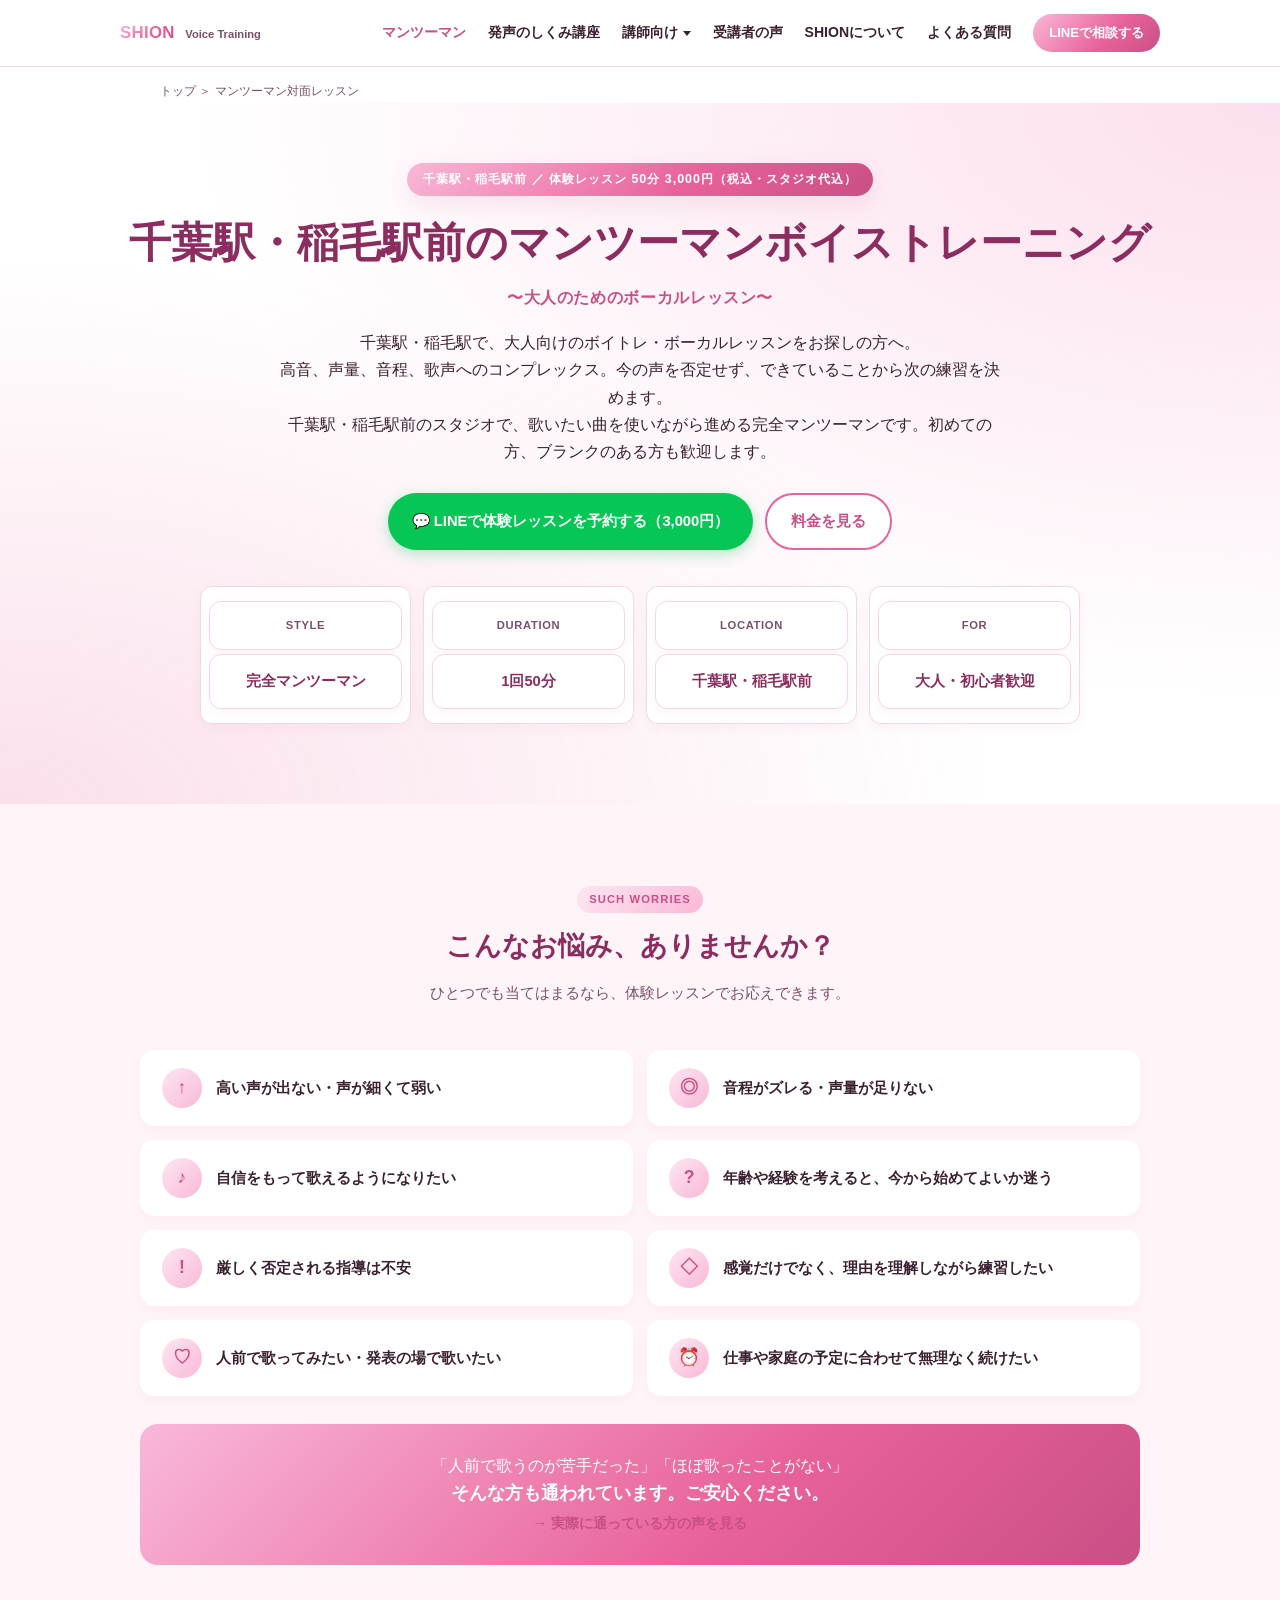
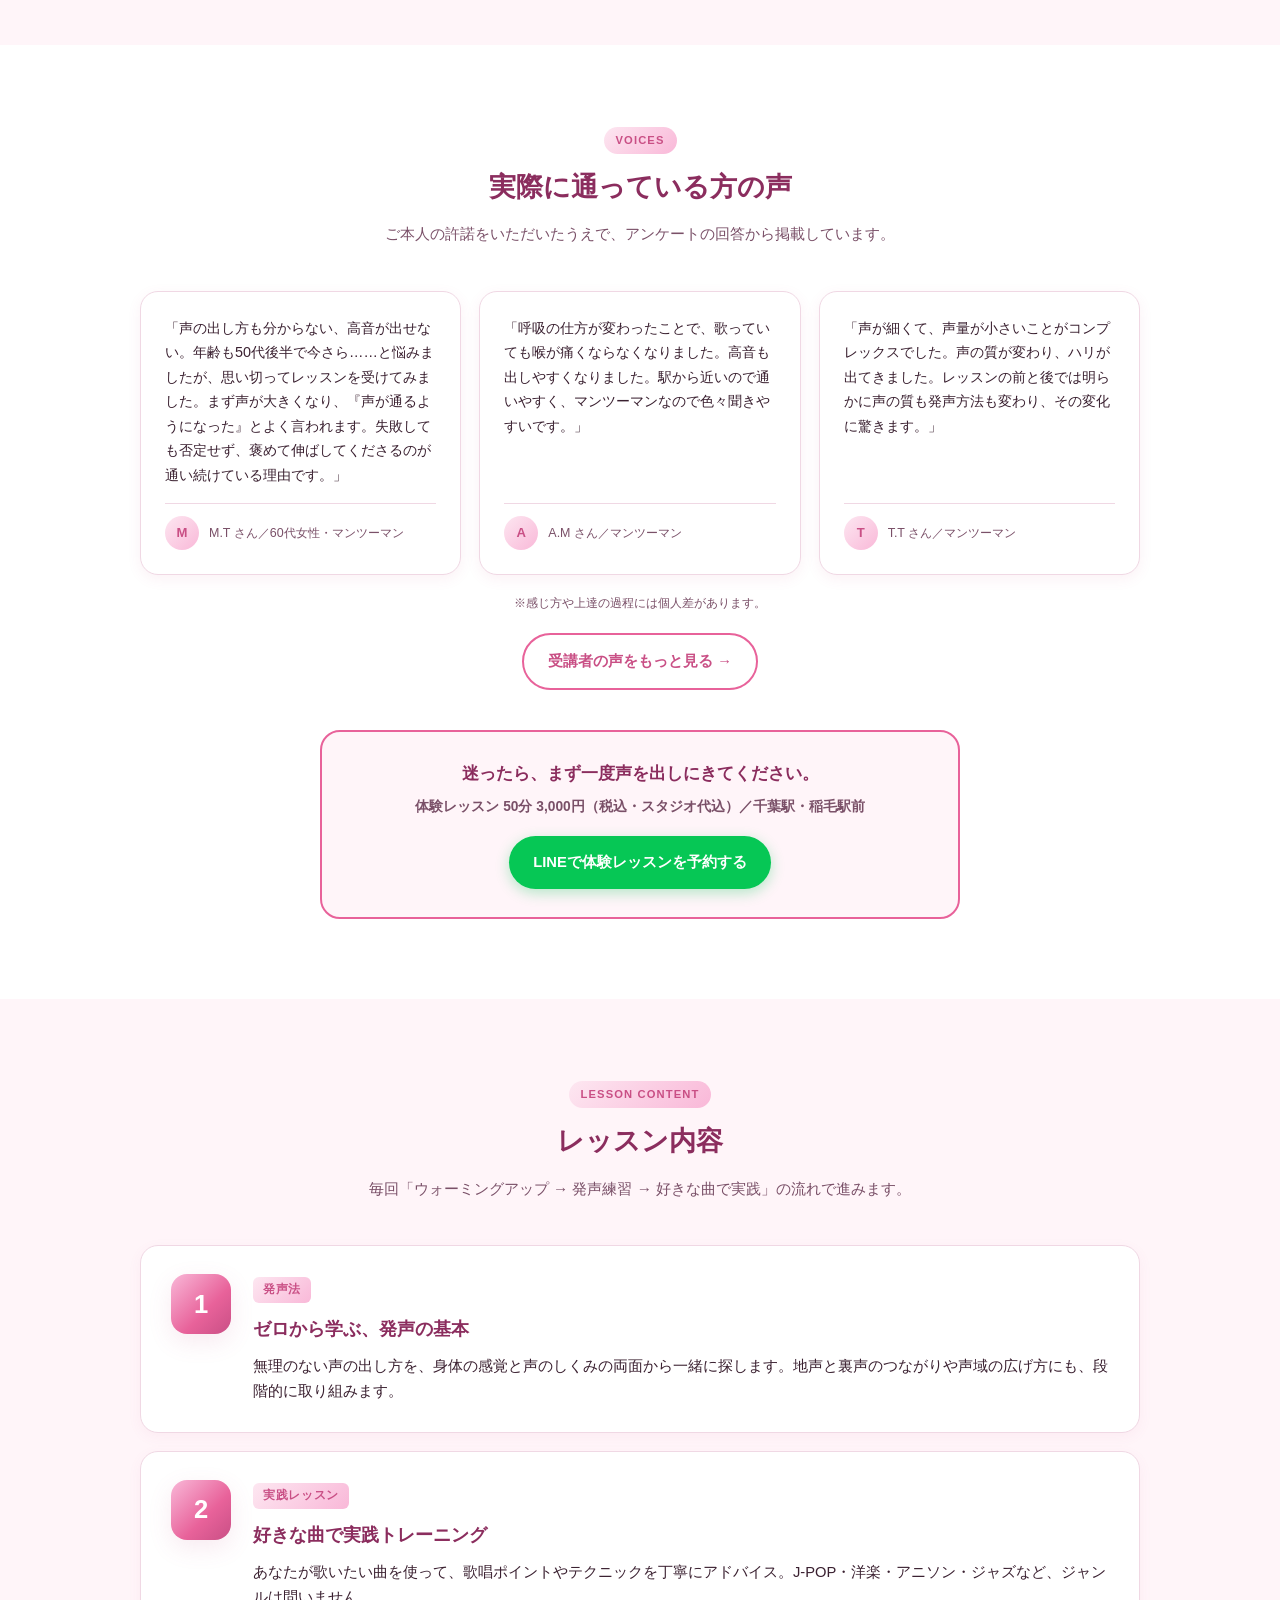
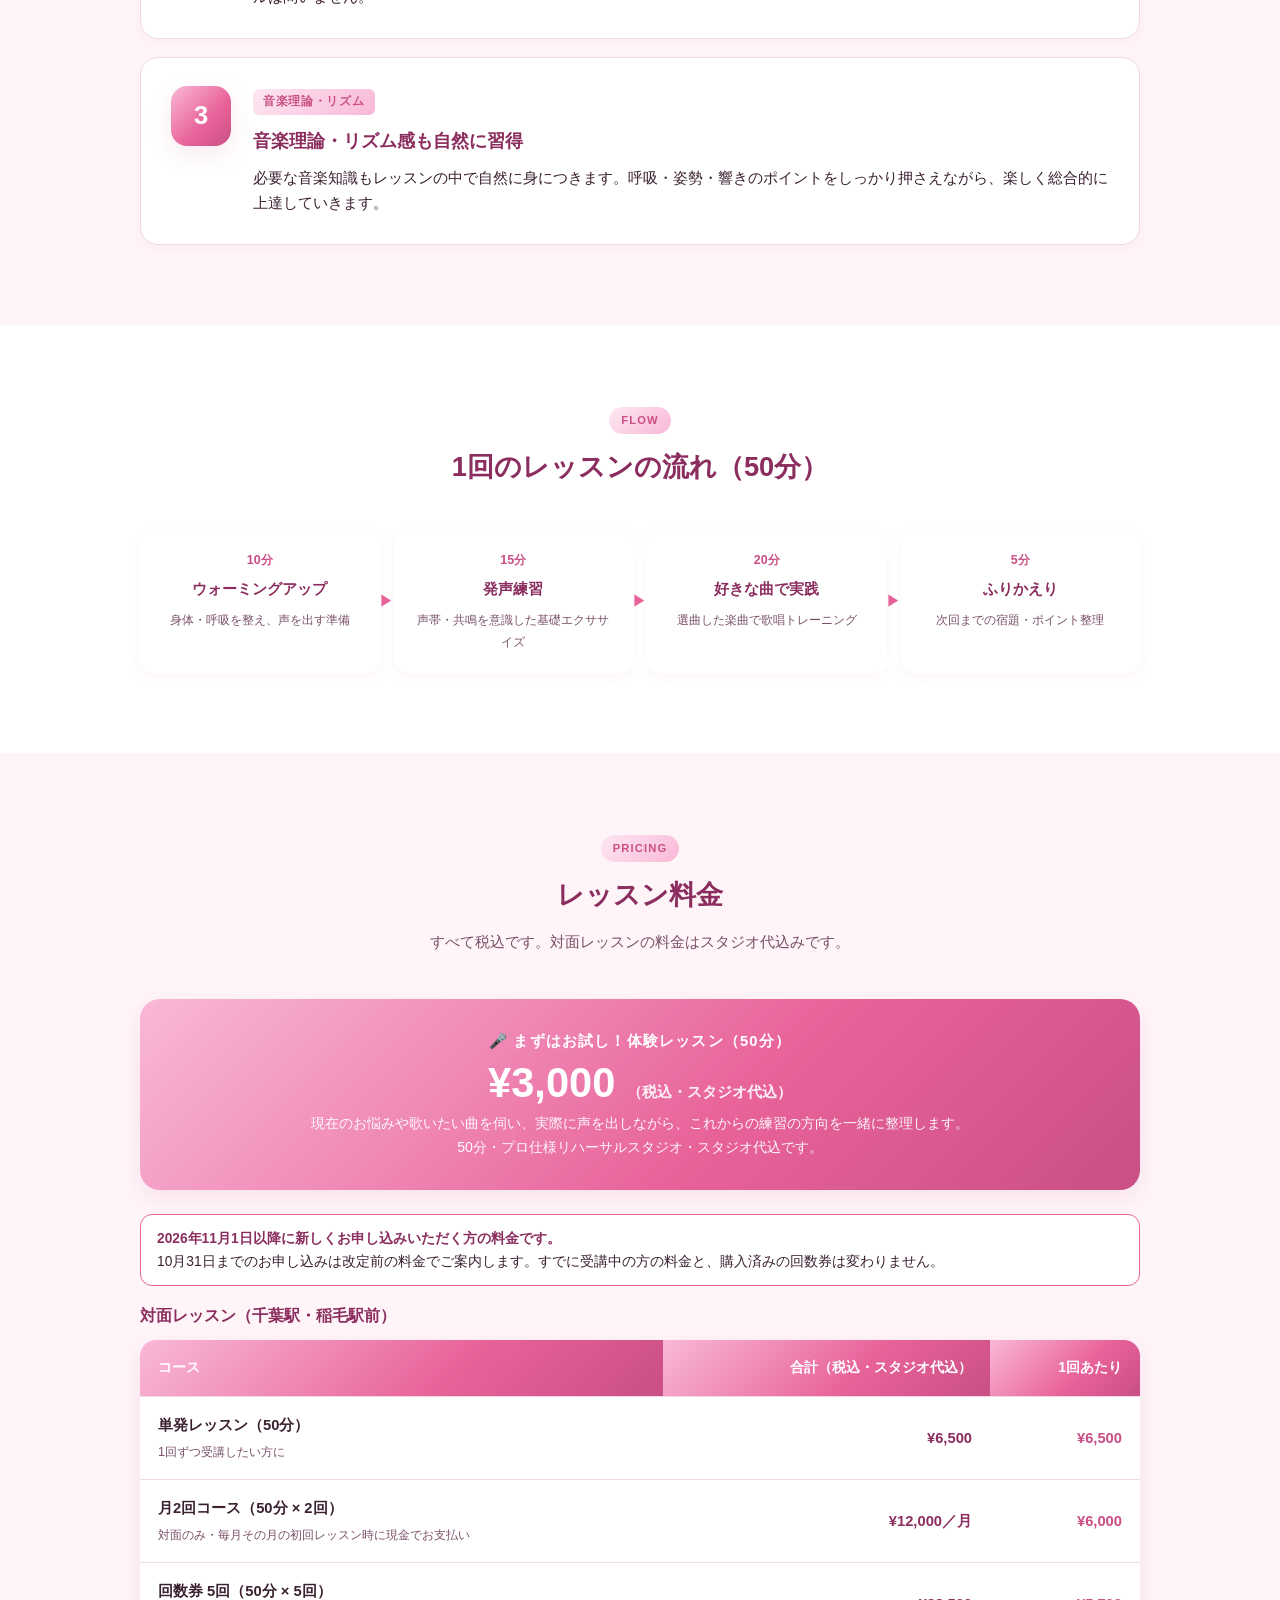
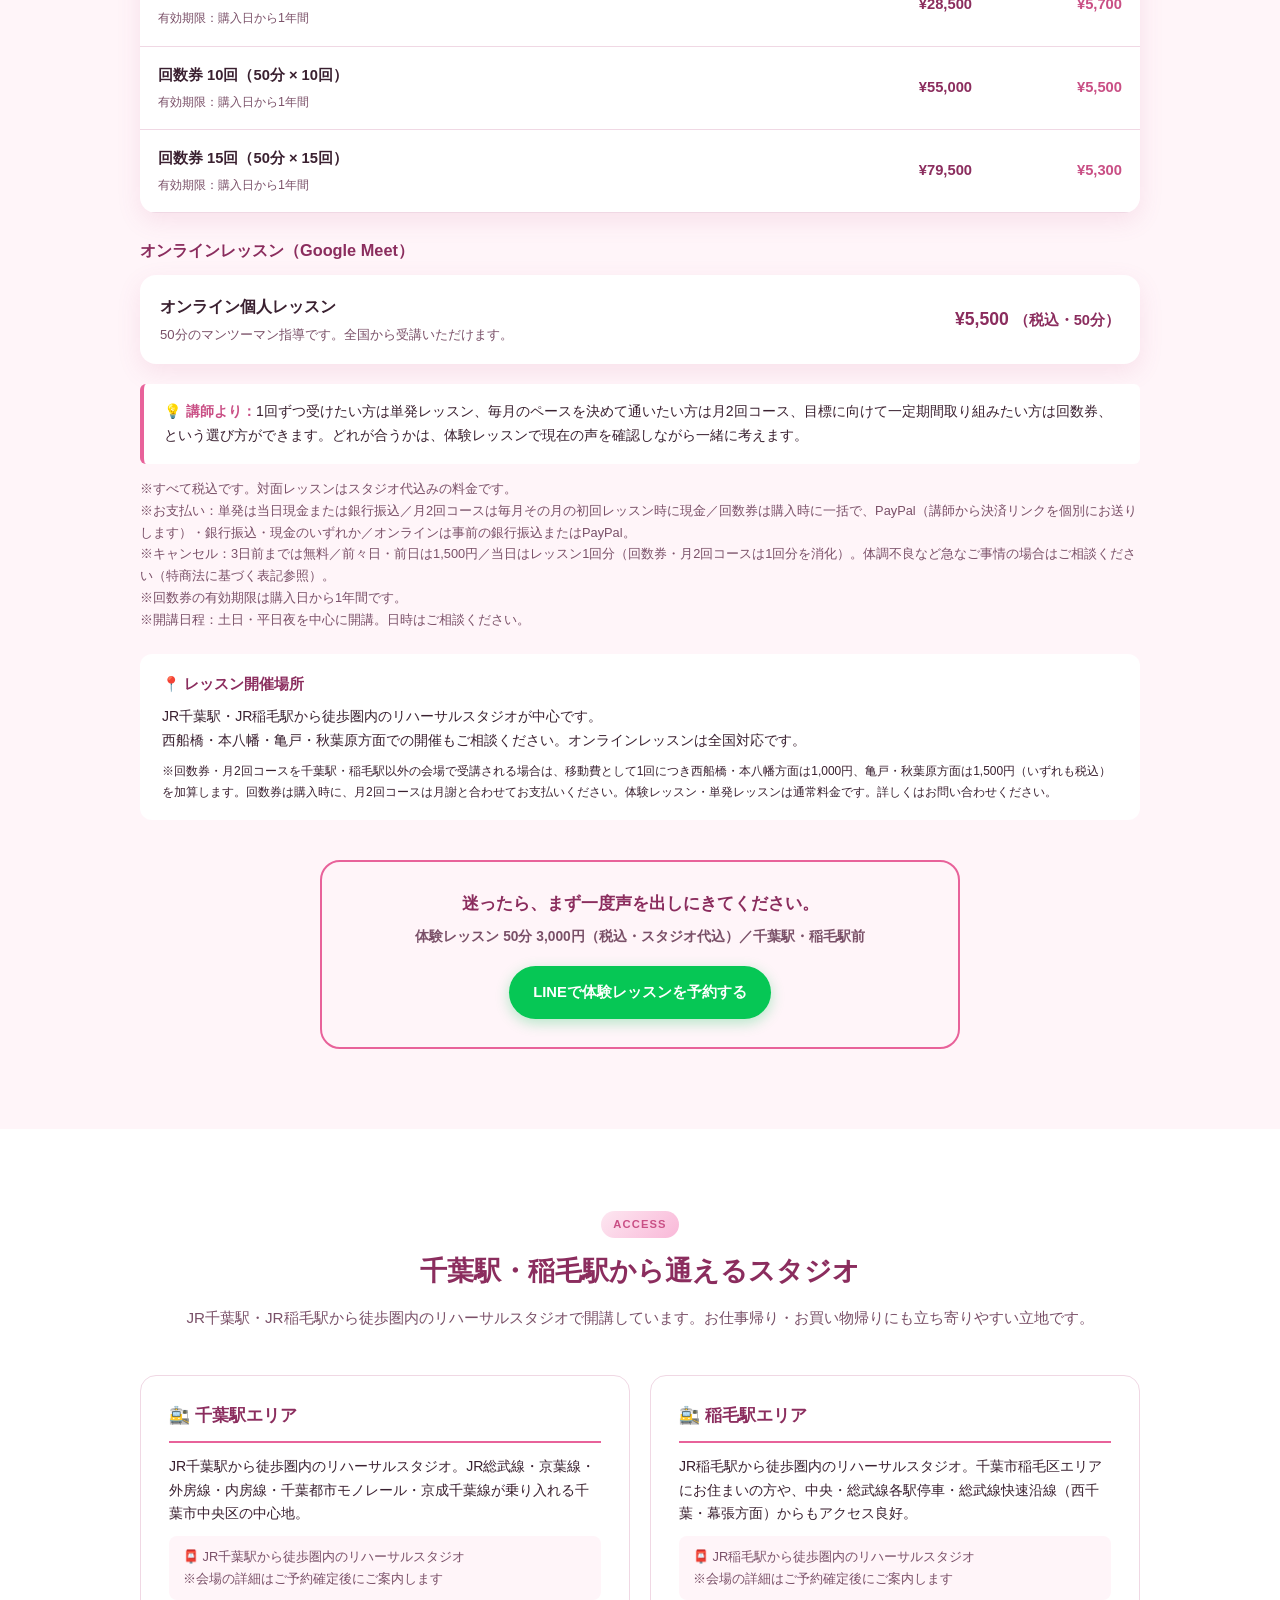
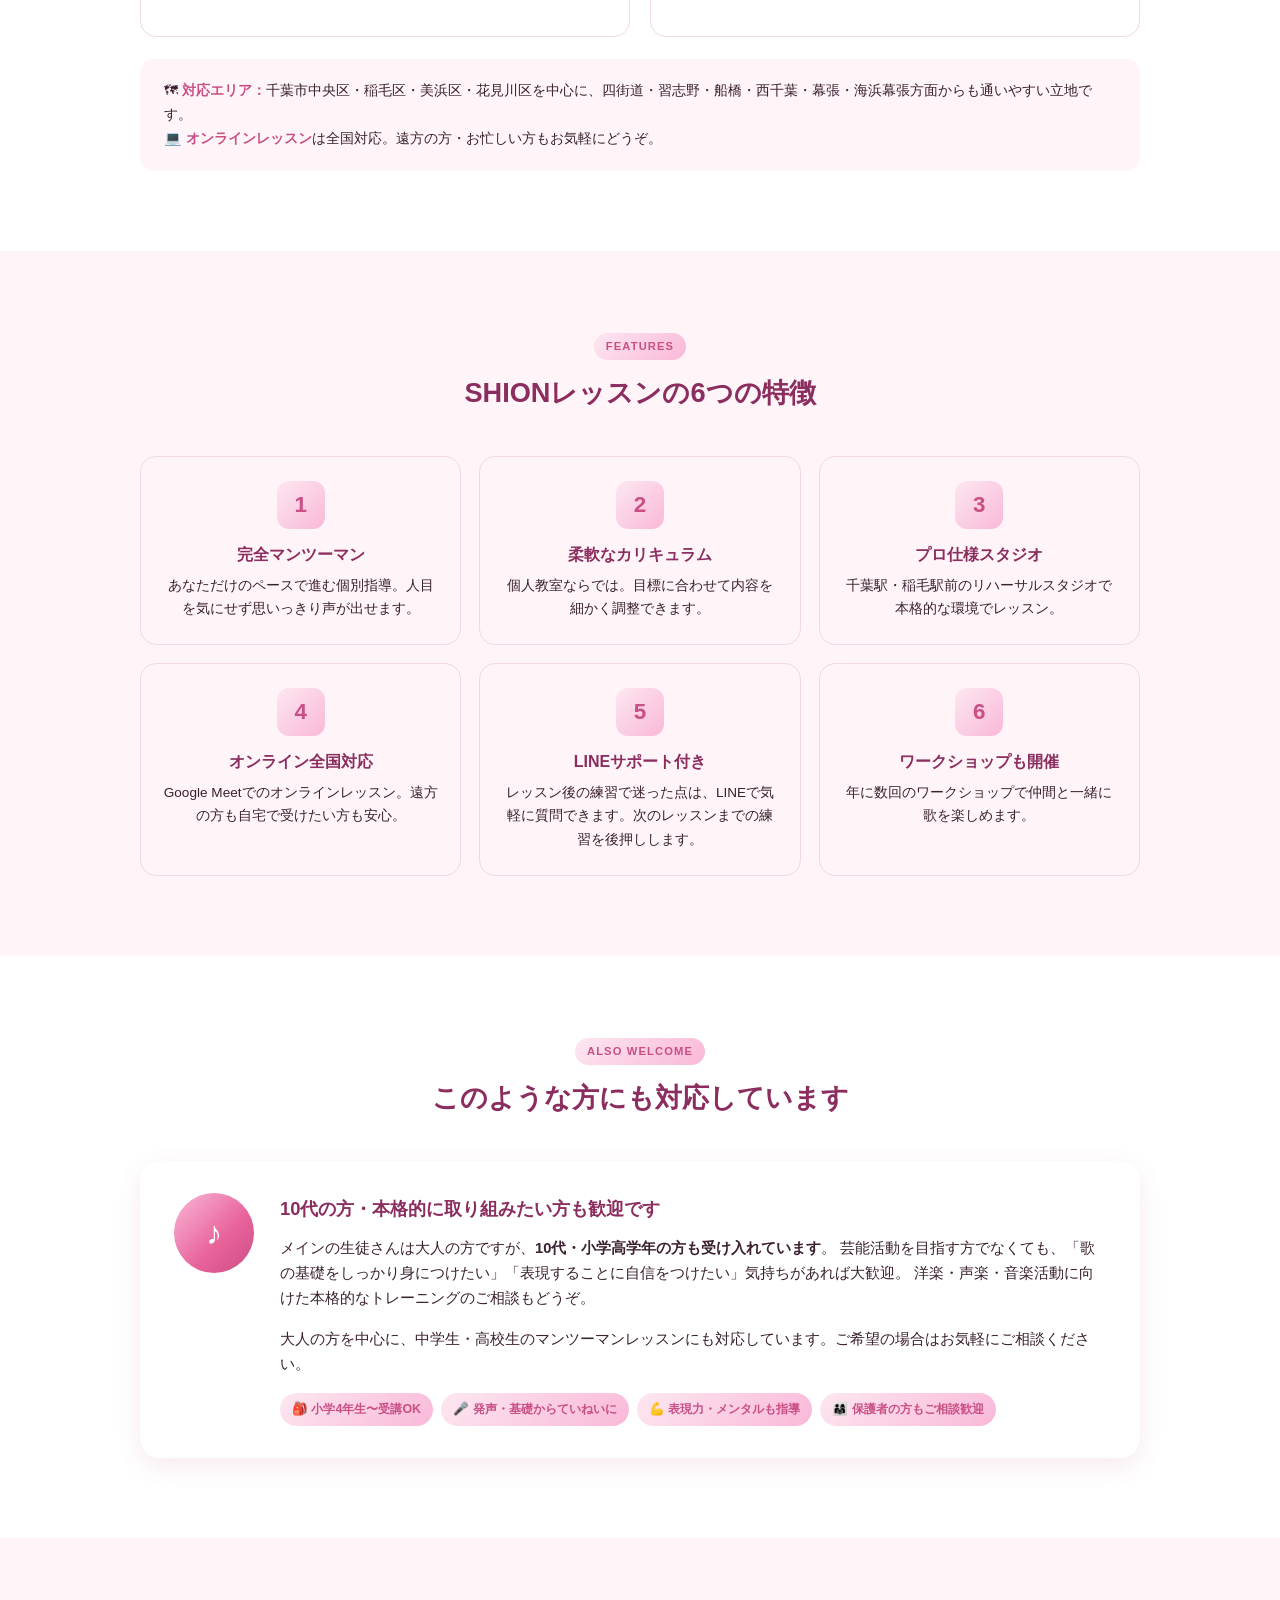
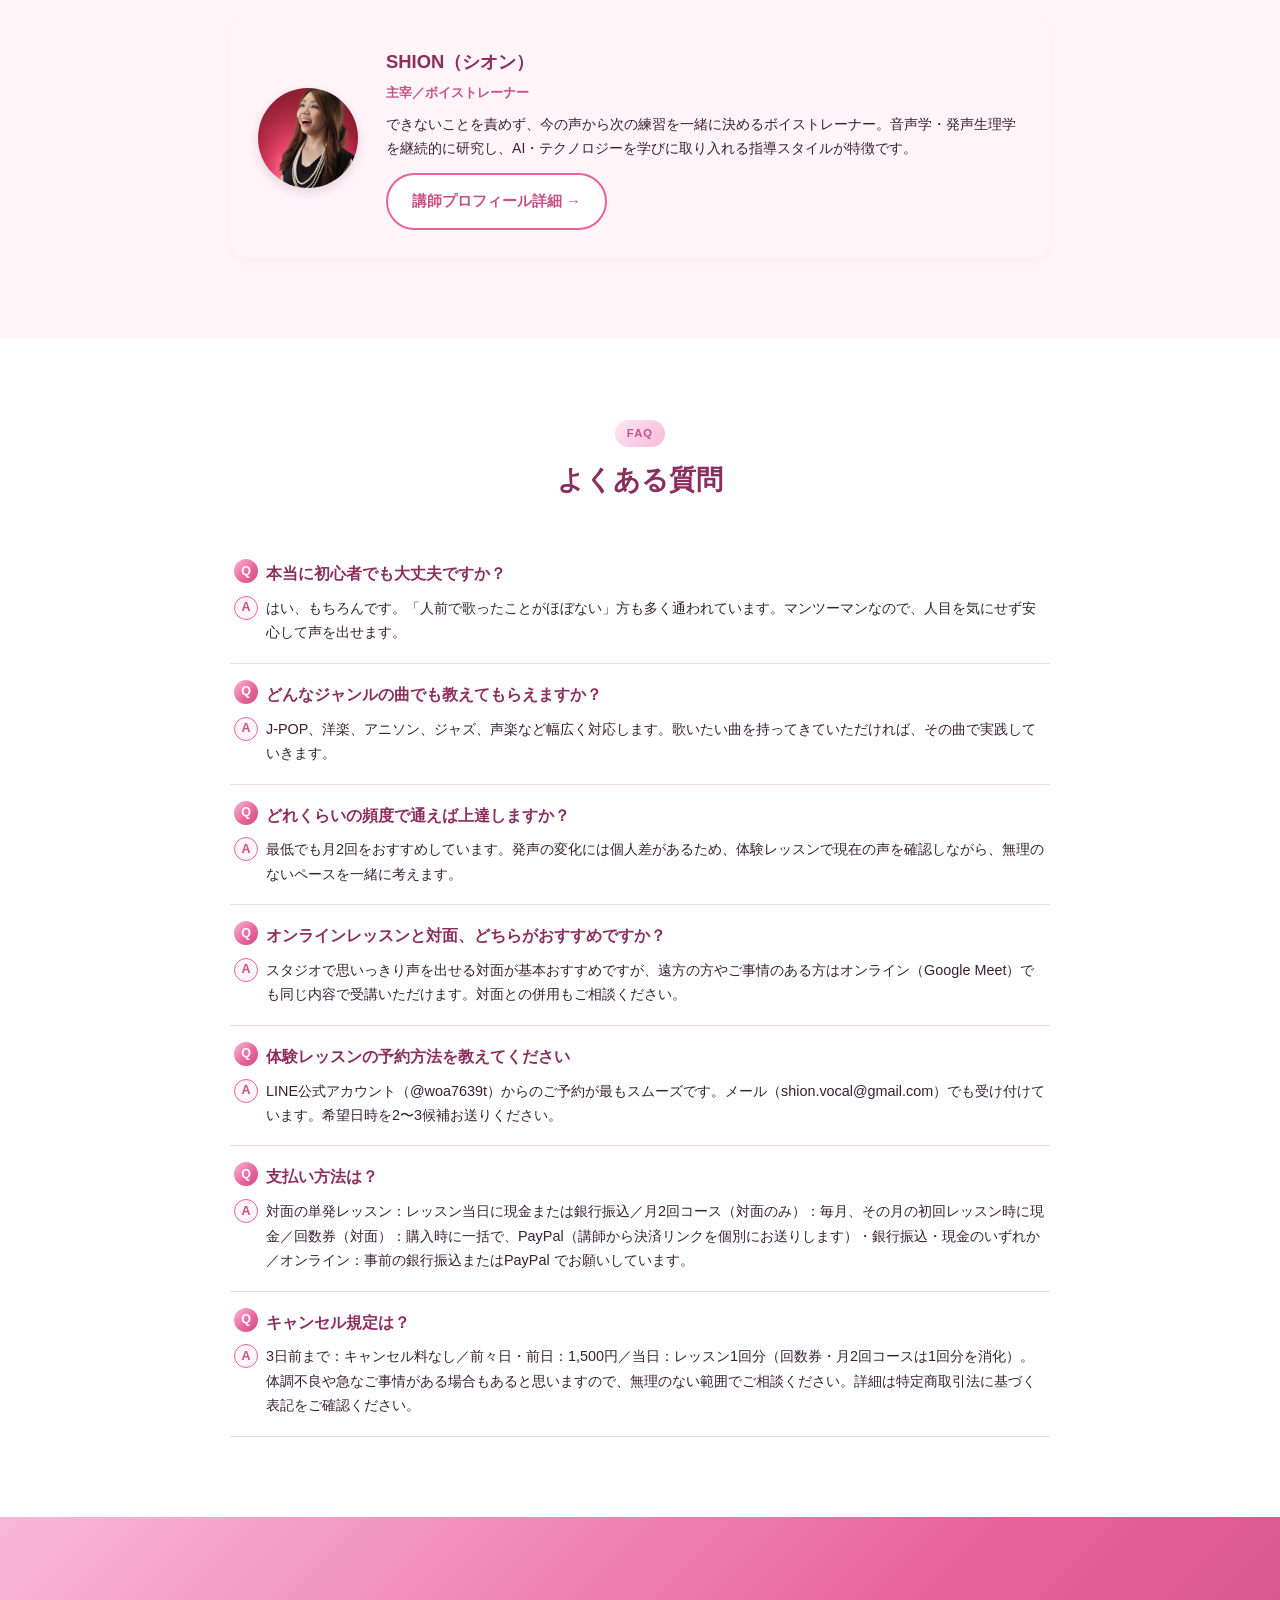
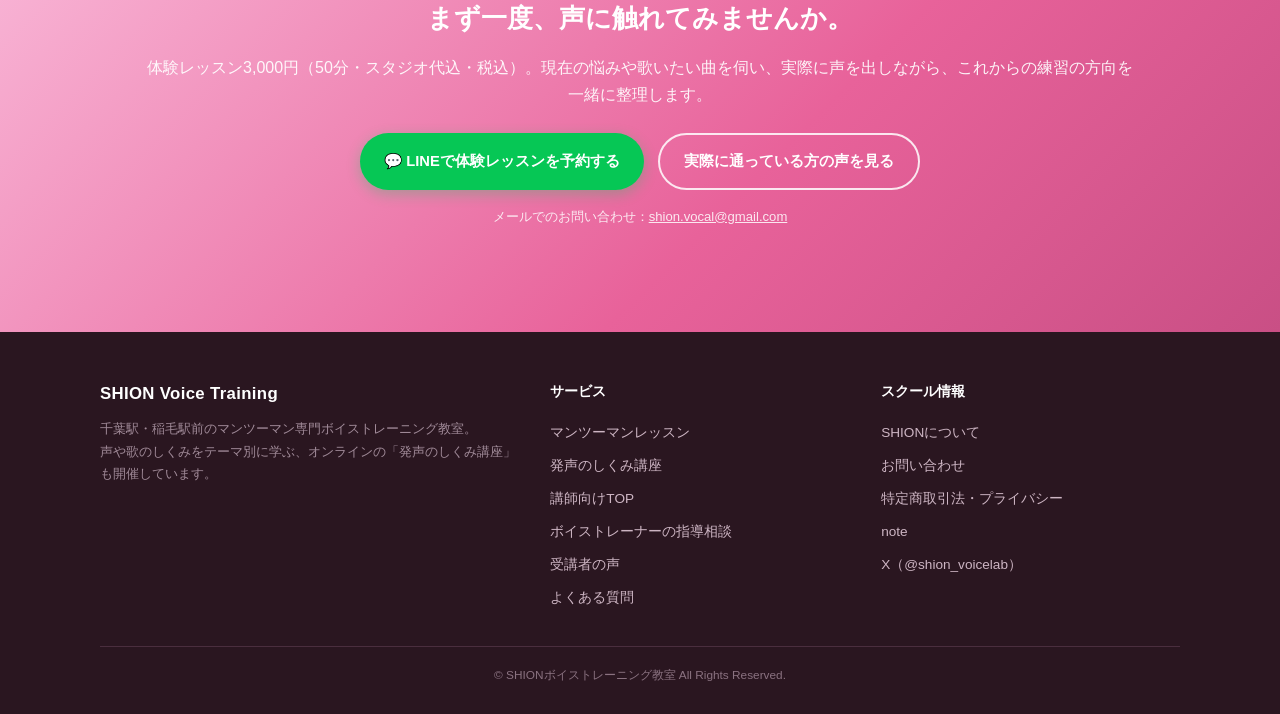
<file: lesson/index.html>
<!DOCTYPE html>
<html lang="ja" prefix="og: https://ogp.me/ns#">
<head>
<meta charset="UTF-8">
<!-- Google Tag Manager -->
<script>(function(w,d,s,l,i){w[l]=w[l]||[];w[l].push({'gtm.start':
new Date().getTime(),event:'gtm.js'});var f=d.getElementsByTagName(s)[0],
j=d.createElement(s),dl=l!='dataLayer'?'&l='+l:'';j.async=true;j.src=
'https://www.googletagmanager.com/gtm.js?id='+i+dl;f.parentNode.insertBefore(j,f);
})(window,document,'script','dataLayer','GTM-PFFM9KVF');</script>
<!-- End Google Tag Manager -->
<meta name="viewport" content="width=device-width, initial-scale=1.0">

<title>千葉・稲毛のボイトレ教室｜大人のマンツーマンレッスン｜SHION</title>
<meta name="description" content="千葉駅・稲毛駅前のマンツーマンボイストレーニング教室。高音・声量・音程など、自分の声と向き合いたい大人の方へ。初心者・ブランクのある方も歓迎。体験レッスン3,000円（50分・スタジオ代込）。オンライン対応。">
<meta name="keywords" content="ボイストレーニング 千葉,ボイトレ 稲毛,マンツーマン ボイトレ,千葉 ボイトレ 個人,オンライン ボイトレ,大人 初心者 ボイトレ">
<meta name="robots" content="index, follow">
<link rel="canonical" href="https://shion-voice.com/lesson/">

<link rel="icon" type="image/svg+xml" href="/favicon.svg">

<meta property="og:type" content="website">
<meta property="og:title" content="マンツーマン対面レッスン｜千葉駅・稲毛駅前のボイトレ教室 SHION">
<meta property="og:description" content="あなただけのペースで進む完全マンツーマン。自分の声と向き合いたい大人の方へ。体験レッスン3,000円。">
<meta property="og:url" content="https://shion-voice.com/lesson/">
<meta property="og:image" content="https://shion-voice.com/shion_profile.jpg">
<meta property="og:locale" content="ja_JP">
<meta property="og:site_name" content="SHIONボイストレーニング教室">
<meta name="twitter:card" content="summary_large_image">
<meta name="twitter:site" content="@shion_voicelab">
<meta name="twitter:creator" content="@shion_voicelab">

<script type="application/ld+json">
{
  "@context": "https://schema.org",
  "@type": "BreadcrumbList",
  "itemListElement": [
    {"@type":"ListItem","position":1,"name":"トップ","item":"https://shion-voice.com/"},
    {"@type":"ListItem","position":2,"name":"マンツーマン対面レッスン","item":"https://shion-voice.com/lesson/"}
  ]
}
</script>

<script type="application/ld+json">
{
  "@context": "https://schema.org",
  "@type": "FAQPage",
  "mainEntity": [
    {"@type":"Question","name":"本当に初心者でも大丈夫ですか？","acceptedAnswer":{"@type":"Answer","text":"はい、もちろんです。「人前で歌ったことがほぼない」方も多く通われています。マンツーマンなので、人目を気にせず安心して声を出せます。"}},
    {"@type":"Question","name":"どんなジャンルの曲でも教えてもらえますか？","acceptedAnswer":{"@type":"Answer","text":"J-POP、洋楽、アニソン、ジャズ、声楽など幅広く対応します。歌いたい曲を持ってきていただければ、その曲で実践していきます。"}},
    {"@type":"Question","name":"オンラインレッスンと対面、どちらがおすすめですか？","acceptedAnswer":{"@type":"Answer","text":"スタジオで思いっきり声を出せる対面が基本おすすめですが、遠方の方やご事情のある方はオンライン（Google Meet）でも同じ内容で受講いただけます。"}},
    {"@type":"Question","name":"体験レッスンの予約方法を教えてください","acceptedAnswer":{"@type":"Answer","text":"LINE公式アカウント（@woa7639t）からのご予約が最もスムーズです。メール（shion.vocal@gmail.com）でも受け付けています。希望日時を2〜3候補お送りください。"}},
    {"@type":"Question","name":"キャンセル規定は？","acceptedAnswer":{"@type":"Answer","text":"3日前まで：キャンセル料なし／前々日・前日：1,500円／当日：レッスン1回分（回数券・月2回コースは1回分を消化）。体調不良など急なご事情がある場合は、無理のない範囲でご相談ください。"}}
  ]
}
</script>

<script type="application/ld+json">
{
  "@context": "https://schema.org",
  "@type": "Service",
  "serviceType": "ボイストレーニング マンツーマンレッスン",
  "provider": { "@id": "https://shion-voice.com/#organization" },
  "areaServed": [
    {"@type": "City", "name": "千葉市"},
    {"@type": "AdministrativeArea", "name": "千葉県"},
    {"@type": "Country", "name": "日本"}
  ],
  "hasOfferCatalog": {
    "@type": "OfferCatalog",
    "name": "マンツーマンレッスン料金",
    "itemListElement": [
      {"@type": "Offer", "name": "体験レッスン（50分）", "price": "3000", "priceCurrency": "JPY"},
      {"@type": "Offer", "name": "対面 単発レッスン（50分）", "price": "6500", "priceCurrency": "JPY", "validFrom": "2026-11-01"},
      {"@type": "Offer", "name": "対面 月2回コース（50分×2回・月額）", "price": "12000", "priceCurrency": "JPY", "validFrom": "2026-11-01"},
      {"@type": "Offer", "name": "対面 回数券5回（50分）", "price": "28500", "priceCurrency": "JPY", "validFrom": "2026-11-01"},
      {"@type": "Offer", "name": "対面 回数券10回（50分）", "price": "55000", "priceCurrency": "JPY", "validFrom": "2026-11-01"},
      {"@type": "Offer", "name": "対面 回数券15回（50分）", "price": "79500", "priceCurrency": "JPY", "validFrom": "2026-11-01"},
      {"@type": "Offer", "name": "オンライン個人レッスン（50分）", "price": "5500", "priceCurrency": "JPY", "validFrom": "2026-11-01"}
    ]
  }
}
</script>

<style>
*, *::before, *::after { box-sizing: border-box; }
html { scroll-behavior: smooth; }
body {
  margin: 0;
  font-family: 'Hiragino Kaku Gothic ProN', 'Hiragino Sans', 'Noto Sans JP', 'Yu Gothic', sans-serif;
  color: #3a2030;
  background: #fff;
  line-height: 1.7;
  -webkit-font-smoothing: antialiased;
}
img { max-width: 100%; height: auto; display: block; }
a { color: inherit; text-decoration: none; }

:root {
  --pink:   #e8629a;
  --rose:   #c94f85;
  --deep:   #8b2d5e;
  --ink:    #3a2030;
  --sub:    #7a5068;
  --light:  #fff5f9;
  --line:   #f0d8e4;
  --grad:   linear-gradient(135deg, #f9b8d8 0%, #e8629a 60%, #c94f85 100%);
  --grad2:  linear-gradient(135deg, #fde7f1 0%, #f9b8d8 100%);
  --shadow: 0 8px 24px rgba(201, 79, 133, 0.12);
}

/* ===== Header ===== */
.site-header {
  position: sticky; top: 0; z-index: 100;
  background: rgba(255,255,255,0.96);
  backdrop-filter: saturate(180%) blur(8px);
  border-bottom: 1px solid var(--line);
}
.header-inner {
  max-width: 1080px; margin: 0 auto;
  padding: 14px 20px;
  display: flex; align-items: center; justify-content: space-between; gap: 16px;
}
.logo {
  font-weight: 900; font-size: 1.05rem;
  background: var(--grad); -webkit-background-clip: text; background-clip: text; color: transparent;
  letter-spacing: 0.02em;
}
.logo-sub { font-size: 0.7rem; color: var(--sub); font-weight: 600; margin-left: 6px; }
.nav { display: flex; gap: 22px; align-items: center; }
.nav a { font-size: 0.88rem; font-weight: 600; color: var(--ink); }
.nav a.current { color: var(--rose); }
.nav a:hover { color: var(--rose); }
.nav .nav-cta {
  padding: 8px 16px; border-radius: 999px;
  background: var(--grad); color: #fff;
  font-size: 0.82rem;
}
.nav-toggle { display: none; }
@media (max-width: 1080px) and (min-width: 761px) {
  .nav { gap: 14px; }
  .nav a { font-size: 0.8rem; }
  .nav .nav-cta { padding: 8px 12px; font-size: 0.76rem; }
}
@media (max-width: 900px) and (min-width: 761px) {
  .nav { gap: 10px; }
  .nav a { font-size: 0.74rem; }
  .nav .nav-cta { padding: 7px 10px; font-size: 0.7rem; }
}
@media (max-width: 760px) {
  .nav { display: none; position: absolute; top: 100%; left: 0; right: 0;
    background: #fff; flex-direction: column; gap: 0; padding: 8px 0;
    border-bottom: 1px solid var(--line); box-shadow: var(--shadow); }
  .nav.open { display: flex; }
  .nav a { padding: 14px 22px; width: 100%; border-bottom: 1px solid var(--line); }
  .nav .nav-cta { margin: 12px 22px; text-align: center; width: auto; border-bottom: none; }
  .nav-toggle {
    display: inline-flex; align-items: center; justify-content: center;
    width: 40px; height: 40px; border: none; background: transparent;
    cursor: pointer; padding: 0; color: var(--deep);
  }
  .nav-toggle span { display: block; width: 22px; height: 2px; background: currentColor; position: relative; }
  .nav-toggle span::before, .nav-toggle span::after {
    content: ''; position: absolute; left: 0; width: 22px; height: 2px; background: currentColor;
  }
  .nav-toggle span::before { top: -7px; }
  .nav-toggle span::after  { top:  7px; }
}

/* ===== Layout helpers ===== */
.section { padding: 80px 20px; }
.container { max-width: 1000px; margin: 0 auto; }
.eyebrow {
  display: inline-block; padding: 4px 12px; border-radius: 999px;
  background: var(--grad2); color: var(--rose);
  font-size: 0.7rem; font-weight: 800; letter-spacing: 0.1em;
}
.section-title {
  font-size: 1.7rem; font-weight: 900; color: var(--deep);
  margin: 14px 0 8px; line-height: 1.4;
}
.section-lead { color: var(--sub); margin-bottom: 36px; font-size: 0.95rem; }
.section-head { text-align: center; margin-bottom: 44px; }
.btn {
  display: inline-flex; align-items: center; gap: 8px;
  padding: 14px 24px; border-radius: 999px;
  font-weight: 700; font-size: 0.92rem;
  transition: transform .15s, box-shadow .15s;
  cursor: pointer; border: none;
}
.btn:hover { transform: translateY(-2px); }
.btn-primary { background: var(--grad); color: #fff; box-shadow: var(--shadow); }
.btn-outline { background: #fff; color: var(--rose); border: 2px solid var(--pink); }
.btn-line {
  background: #06C755; color: #fff; box-shadow: 0 4px 14px rgba(6,199,85,0.3);
}

/* ===== Crumb ===== */
.crumb { max-width: 1000px; margin: 0 auto; padding: 14px 20px 0; font-size: 0.78rem; color: var(--sub); }

/* ===== Lesson Hero ===== */
.lesson-hero {
  position: relative; overflow: hidden;
  background:
    radial-gradient(ellipse at top right, rgba(249,184,216,0.45), transparent 60%),
    radial-gradient(ellipse at bottom left, rgba(232,98,154,0.2), transparent 55%),
    #fff;
  padding: 60px 20px 80px;
  text-align: center;
}
.lesson-status {
  display: inline-block; padding: 6px 16px; border-radius: 999px;
  background: var(--grad); color: #fff;
  font-size: 0.78rem; font-weight: 800; letter-spacing: 0.08em;
  box-shadow: var(--shadow); margin-bottom: 18px;
}
.lesson-hero h1 {
  font-size: 2.6rem; line-height: 1.4; font-weight: 900; color: var(--deep);
  margin: 0 0 12px;
}
.lesson-hero .sub {
  color: var(--rose); font-weight: 700; font-size: 1rem;
  margin: 0 0 18px; letter-spacing: 0.04em;
}
.lesson-hero .lead {
  max-width: 720px; margin: 0 auto 28px;
  color: var(--ink); font-size: 1rem;
}
.lesson-hero-cta { display: flex; flex-wrap: wrap; gap: 12px; justify-content: center; }
.lesson-summary {
  display: grid; grid-template-columns: repeat(4, 1fr); gap: 12px;
  max-width: 880px; margin: 36px auto 0;
}
.lesson-summary div {
  background: #fff; border: 1px solid var(--line); border-radius: 12px;
  padding: 14px 8px; text-align: center;
  box-shadow: 0 4px 12px rgba(201,79,133,0.06);
}
.lesson-summary .k { font-size: 0.7rem; color: var(--sub); font-weight: 700; letter-spacing: 0.06em; }
.lesson-summary .v { font-size: 0.92rem; color: var(--deep); font-weight: 900; margin-top: 4px; }
@media (max-width: 760px) {
  .lesson-hero h1 { font-size: 1.9rem; }
  .lesson-summary { grid-template-columns: repeat(2, 1fr); }
}

/* ===== Worries ===== */
.worry { background: var(--light); }
.worry-grid { display: grid; grid-template-columns: repeat(2, 1fr); gap: 14px; }
.worry-card {
  background: #fff; border-radius: 14px; padding: 18px 22px;
  display: flex; gap: 14px; align-items: center;
  box-shadow: 0 4px 12px rgba(201,79,133,0.06);
}
.worry-icon {
  flex-shrink: 0; width: 40px; height: 40px; border-radius: 50%;
  background: var(--grad2); color: var(--rose);
  display: flex; align-items: center; justify-content: center;
  font-weight: 900; font-size: 1.1rem;
}
.worry-text { font-size: 0.92rem; color: var(--ink); font-weight: 600; }
.worry-after {
  background: var(--grad); color: #fff; text-align: center;
  border-radius: 18px; padding: 28px 22px; margin-top: 28px;
  font-size: 1rem; line-height: 1.7;
}
.worry-after strong { font-size: 1.1rem; }
@media (max-width: 760px) { .worry-grid { grid-template-columns: 1fr; } }

/* ===== Lesson content (3 categories) ===== */
.content { background: var(--light); }
.content-list { display: flex; flex-direction: column; gap: 18px; }
.content-item {
  background: #fff; border: 1px solid var(--line); border-radius: 18px;
  padding: 28px 30px;
  display: grid; grid-template-columns: 60px 1fr; gap: 22px; align-items: start;
  box-shadow: 0 4px 14px rgba(201,79,133,0.06);
}
.content-num {
  width: 60px; height: 60px; border-radius: 16px;
  background: var(--grad); color: #fff;
  display: flex; align-items: center; justify-content: center;
  font-weight: 900; font-size: 1.6rem;
  box-shadow: var(--shadow);
}
.content-tag {
  display: inline-block; padding: 3px 10px; border-radius: 6px;
  background: var(--grad2); color: var(--rose);
  font-size: 0.72rem; font-weight: 800; letter-spacing: 0.06em;
  margin-bottom: 6px;
}
.content-item h3 { font-size: 1.15rem; font-weight: 900; color: var(--deep); margin: 4px 0 10px; }
.content-item p { font-size: 0.92rem; color: var(--ink); margin: 0; }
@media (max-width: 760px) {
  .content-item { grid-template-columns: 50px 1fr; padding: 22px; gap: 16px; }
  .content-num { width: 50px; height: 50px; font-size: 1.3rem; }
}

/* ===== Flow ===== */
.flow { background: #fff; }
.flow-list {
  display: grid; grid-template-columns: repeat(4, 1fr); gap: 14px;
  position: relative;
}
.flow-step {
  background: #fff; border-radius: 14px; padding: 20px 18px;
  text-align: center; box-shadow: 0 4px 12px rgba(201,79,133,0.06);
  position: relative;
}
.flow-step::after {
  content: '▶'; position: absolute; top: 50%; right: -14px;
  transform: translateY(-50%); color: var(--pink); font-size: 0.95rem;
}
.flow-step:last-child::after { display: none; }
.flow-step .min { font-size: 0.78rem; color: var(--rose); font-weight: 800; }
.flow-step h3 { font-size: 0.92rem; font-weight: 900; color: var(--deep); margin: 6px 0 8px; }
.flow-step p { font-size: 0.78rem; color: var(--sub); margin: 0; }
@media (max-width: 760px) {
  .flow-list { grid-template-columns: 1fr; }
  .flow-step::after { display: none; }
}

/* ===== Features ===== */
.features { background: var(--light); }
.feat-grid { display: grid; grid-template-columns: repeat(3, 1fr); gap: 18px; }
.feat-card {
  border: 1px solid var(--line); border-radius: 16px; padding: 24px 22px;
  text-align: center;
}
.feat-icon {
  width: 48px; height: 48px; border-radius: 12px;
  background: var(--grad2); color: var(--rose);
  display: flex; align-items: center; justify-content: center;
  font-size: 1.4rem; font-weight: 900;
  margin: 0 auto 12px;
}
.feat-title { font-size: 1rem; font-weight: 900; color: var(--deep); margin: 0 0 6px; }
.feat-body { font-size: 0.85rem; color: var(--ink); margin: 0; }
@media (max-width: 760px) { .feat-grid { grid-template-columns: 1fr; } }

/* ===== Pricing ===== */
.pricing { background: var(--light); }
.trial-box {
  background: var(--grad); color: #fff;
  border-radius: 20px; padding: 30px 28px; text-align: center;
  margin-bottom: 24px; box-shadow: var(--shadow);
}
.trial-box .label { font-size: 0.92rem; font-weight: 700; letter-spacing: 0.08em; }
.trial-box .price {
  font-size: 2.6rem; font-weight: 900; margin: 6px 0 6px; line-height: 1.1;
}
.trial-box .price small { font-size: 0.95rem; font-weight: 700; opacity: 0.9; }
.trial-box .desc { font-size: 0.88rem; opacity: 0.95; margin: 0; }

.price-table {
  width: 100%; border-collapse: separate; border-spacing: 0;
  background: #fff; border-radius: 16px; overflow: hidden;
  box-shadow: var(--shadow);
}
.price-table th, .price-table td {
  padding: 16px 18px; border-bottom: 1px solid var(--line); font-size: 0.92rem;
}
.price-table thead th {
  background: var(--grad); color: #fff;
  font-weight: 800; font-size: 0.88rem; text-align: left;
}
.price-table thead th:not(:first-child) { text-align: right; }
.price-table tbody td:first-child { text-align: left; color: var(--ink); font-weight: 700; }
.price-table tbody td.total { text-align: right; color: var(--deep); font-weight: 900; white-space: nowrap; }
.price-table tbody td.per { text-align: right; color: var(--rose); font-weight: 800; white-space: nowrap; }
.price-table .sub { display: block; font-size: 0.78rem; color: var(--sub); font-weight: 500; margin-top: 4px; }
.price-table tr.recommend { background: #fff5f9; }
.price-effective {
  background: #fff; border: 1px solid var(--pink); border-radius: 12px;
  padding: 12px 16px; font-size: 0.86rem; color: var(--ink); margin: 0 0 16px;
}
.price-effective strong { color: var(--deep); }
.price-subhead { font-size: 1.02rem; font-weight: 800; color: var(--deep); margin: 8px 0 10px; }
.online-price {
  background: #fff; border-radius: 16px; box-shadow: var(--shadow);
  padding: 18px 20px; margin-top: 10px;
  display: flex; justify-content: space-between; align-items: center; gap: 8px 16px; flex-wrap: wrap;
}
.online-price .ttl { font-weight: 800; color: var(--ink); }
.online-price .d { font-size: 0.82rem; color: var(--sub); margin-top: 4px; }
.online-price .p { font-weight: 900; color: var(--deep); font-size: 1.1rem; white-space: nowrap; }
@media (max-width: 700px) {
  .trial-box .price small { display: block; margin-top: 4px; }
  .price-table { box-shadow: none; border: 1px solid var(--line); }
  .price-table thead { display: none; }
  .price-table tbody, .price-table tr, .price-table td { display: block; width: 100%; }
  .price-table tbody tr { border-bottom: 1px solid var(--line); padding: 6px 0 10px; }
  .price-table tbody tr:last-child { border-bottom: none; }
  .price-table tbody td { border-bottom: none; padding: 4px 16px; text-align: left !important; }
  .price-table tbody td:first-child { font-size: 1rem; padding-top: 14px; }
  .price-table tbody td.total::before,
  .price-table tbody td.per::before {
    content: attr(data-label); display: inline-block; min-width: 6.2em;
    font-size: 0.76rem; font-weight: 800; color: var(--sub); letter-spacing: 0.04em;
  }
  .price-table .sub { margin-top: 6px; }
}
.price-msg {
  background: #fff; border-left: 4px solid var(--pink);
  padding: 16px 20px; border-radius: 6px;
  font-size: 0.88rem; color: var(--ink);
  margin: 20px 0 10px;
}
.price-msg strong { color: var(--rose); }
.price-note {
  font-size: 0.8rem; color: var(--sub);
  margin: 14px 0 24px;
}
.price-locations {
  background: #fff; border-radius: 12px; padding: 18px 22px;
  font-size: 0.88rem;
}
.price-locations h4 { font-size: 0.92rem; color: var(--deep); margin: 0 0 8px; }
.price-locations p { margin: 0; color: var(--ink); }

/* ===== Access ===== */
.access { background: #fff; }
.access-grid { display: grid; grid-template-columns: 1fr 1fr; gap: 20px; }
.access-card {
  background: #fff; border: 1px solid var(--line); border-radius: 16px;
  padding: 26px 28px;
}
.access-card h3 {
  font-size: 1.05rem; font-weight: 900; color: var(--deep);
  margin: 0 0 12px; padding-bottom: 10px; border-bottom: 2px solid var(--pink);
}
.access-card p { font-size: 0.88rem; color: var(--ink); margin: 0 0 10px; }
.access-card .addr {
  font-size: 0.8rem; color: var(--sub);
  background: var(--light); padding: 10px 14px; border-radius: 8px;
}
.access-area {
  background: var(--light); border-radius: 14px;
  padding: 20px 24px; margin-top: 22px;
  font-size: 0.88rem; color: var(--ink);
}
.access-area strong { color: var(--rose); }
.access-map {
  display: flex; gap: 16px; align-items: center;
  background: #fff; border: 2px solid var(--pink); border-radius: 14px;
  padding: 18px 22px; margin-top: 18px;
  transition: transform .15s, box-shadow .15s;
}
.access-map:hover { transform: translateY(-2px); box-shadow: var(--shadow); }
.access-map .icon { font-size: 1.8rem; }
.access-map .text { flex: 1; }
.access-map strong { color: var(--deep); display: block; font-size: 0.95rem; }
.access-map .desc { font-size: 0.78rem; color: var(--sub); margin: 2px 0 0; }
.access-map .arrow { color: var(--rose); font-weight: 900; font-size: 1.3rem; }
@media (max-width: 760px) { .access-grid { grid-template-columns: 1fr; } }

/* ===== Youth banner ===== */
.youth { background: #fff; }
.youth-banner {
  background: #fff; border-radius: 20px; padding: 32px 34px;
  box-shadow: var(--shadow);
  display: grid; grid-template-columns: 80px 1fr; gap: 26px; align-items: start;
}
.youth-icon {
  width: 80px; height: 80px; border-radius: 50%;
  background: var(--grad); color: #fff;
  display: flex; align-items: center; justify-content: center;
  font-size: 2rem; font-weight: 900;
}
.youth-banner h3 {
  font-size: 1.15rem; font-weight: 900; color: var(--deep);
  margin: 0 0 12px;
}
.youth-banner p { font-size: 0.92rem; color: var(--ink); margin: 0 0 16px; }
.youth-tags { display: flex; flex-wrap: wrap; gap: 8px; }
.youth-tag {
  background: var(--grad2); color: var(--rose);
  padding: 6px 12px; border-radius: 999px;
  font-size: 0.78rem; font-weight: 700;
}
@media (max-width: 760px) {
  .youth-banner { grid-template-columns: 1fr; text-align: center; }
  .youth-icon { margin: 0 auto; }
}

/* ===== Teacher mini ===== */
.teacher-mini { background: var(--light); }
.teacher-mini-inner {
  display: flex; gap: 28px; align-items: center;
  background: var(--light); border-radius: 20px; padding: 28px;
  box-shadow: 0 4px 14px rgba(201,79,133,0.06);
  max-width: 820px; margin: 0 auto;
}
.teacher-mini-photo {
  flex-shrink: 0;
  width: 100px; height: 100px; border-radius: 50%; overflow: hidden;
  box-shadow: 0 4px 12px rgba(139,45,94,0.18);
}
.teacher-mini-photo img { width: 100%; height: 100%; object-fit: cover; }
.teacher-mini h3 { font-size: 1.15rem; font-weight: 900; color: var(--deep); margin: 0 0 4px; }
.teacher-mini .role { font-size: 0.8rem; color: var(--rose); font-weight: 700; margin: 0 0 10px; }
.teacher-mini p { font-size: 0.88rem; color: var(--ink); margin: 0 0 12px; }
@media (max-width: 760px) {
  .teacher-mini-inner { flex-direction: column; text-align: center; padding: 24px; }
}

/* ===== FAQ ===== */
.faq { background: #fff; }
.faq-list { max-width: 820px; margin: 0 auto; }
.faq-item { border-bottom: 1px solid var(--line); padding: 18px 4px; }
.faq-q {
  font-weight: 900; color: var(--deep); font-size: 0.98rem;
  position: relative; padding-left: 32px; margin-bottom: 8px;
}
.faq-q::before {
  content: 'Q'; position: absolute; left: 0; top: -2px;
  width: 24px; height: 24px; border-radius: 50%;
  background: var(--grad); color: #fff;
  display: flex; align-items: center; justify-content: center;
  font-size: 0.78rem;
}
.faq-a { font-size: 0.9rem; color: var(--ink); padding-left: 32px; position: relative; }
.faq-a::before {
  content: 'A'; position: absolute; left: 0; top: 0;
  width: 24px; height: 24px; border-radius: 50%;
  background: var(--light); color: var(--rose);
  border: 1.5px solid var(--pink);
  display: flex; align-items: center; justify-content: center;
  font-size: 0.78rem; font-weight: 900;
}

/* ===== CTA ===== */
.cta { background: var(--grad); color: #fff; text-align: center; }

/* ===== 受講者の声（抜粋） ===== */
.voices-mini { background: #fff; }
.voice-mini-grid { display: grid; grid-template-columns: repeat(3, 1fr); gap: 18px; }
.voice-mini-card {
  background: #fff; border: 1px solid var(--line); border-radius: 18px; padding: 24px;
  box-shadow: 0 4px 14px rgba(201,79,133,0.08);
  display: flex; flex-direction: column;
}
.voice-mini-card .q { font-size: 0.9rem; color: var(--ink); margin: 0 0 16px; flex: 1; }
.voice-mini-card .who {
  display: flex; align-items: center; gap: 10px; font-size: 0.78rem; color: var(--sub);
  border-top: 1px solid var(--line); padding-top: 12px;
}
.voice-mini-card .av {
  width: 34px; height: 34px; border-radius: 50%;
  background: var(--grad2); display: flex; align-items: center; justify-content: center;
  color: var(--rose); font-weight: 900; font-size: 0.82rem; flex-shrink: 0;
}
.voices-note { font-size: 0.74rem; color: var(--sub); text-align: center; margin-top: 18px; }
.voices-more { text-align: center; margin-top: 20px; }
@media (max-width: 860px) { .voice-mini-grid { grid-template-columns: 1fr; } }

/* ===== 中間CTA ===== */
.mid-cta {
  background: var(--light); border: 2px solid var(--pink); border-radius: 20px;
  padding: 28px 26px; text-align: center; margin: 40px auto 0; max-width: 640px;
}
.mid-cta p { margin: 0 0 6px; font-weight: 900; color: var(--deep); font-size: 1.05rem; }
.mid-cta .spec { font-weight: 600; color: var(--sub); font-size: 0.86rem; margin-bottom: 18px; }
@media (max-width: 760px) { .mid-cta { padding: 24px 18px; } .mid-cta .btn { width: 100%; } }
.cta h2 { color: #fff; font-size: 1.6rem; font-weight: 900; margin: 0 0 14px; }
.cta p { color: rgba(255,255,255,0.92); margin: 0 0 24px; }
.cta-buttons { display: flex; flex-wrap: wrap; gap: 14px; justify-content: center; }
.cta .btn-primary { background: #fff; color: var(--rose); }
.cta .btn-outline { background: transparent; color: #fff; border-color: rgba(255,255,255,0.85); }

/* ===== Footer ===== */
.site-footer {
  background: #2a1620; color: #cdb5c3;
  padding: 48px 20px 28px; font-size: 0.85rem;
}
.footer-inner {
  max-width: 1080px; margin: 0 auto;
  display: grid; grid-template-columns: 1.4fr 1fr 1fr; gap: 32px;
}
.footer-brand .logo { color: #fff; background: none; -webkit-text-fill-color: #fff; }
.footer-brand p { color: #a08a98; font-size: 0.82rem; margin: 10px 0 0; }
.footer-col h4 { color: #fff; font-size: 0.88rem; font-weight: 800; margin: 0 0 12px; }
.footer-col ul { list-style: none; padding: 0; margin: 0; }
.footer-col li { margin-bottom: 0; }
.footer-col a { display: inline-block; padding: 5px 0; }
.footer-col a:hover { color: #fff; }
.footer-bottom {
  max-width: 1080px; margin: 32px auto 0; padding-top: 18px;
  border-top: 1px solid #4a2e3e;
  font-size: 0.74rem; color: #8a7280; text-align: center;
}
@media (max-width: 760px) { .footer-inner { grid-template-columns: 1fr; gap: 24px; } }

/* ===== グローバルナビ：講師向けドロップダウン／アコーディオン ===== */
.nav-group { position: relative; display: flex; align-items: center; }
.nav-parent {
  font-family: inherit; font-size: 0.88rem; font-weight: 600; color: var(--ink);
  background: none; border: 0; padding: 0; cursor: pointer;
  display: inline-flex; align-items: center; gap: 5px; line-height: inherit;
}
.nav-parent:hover, .nav-parent[aria-expanded="true"] { color: var(--rose); }
.nav-group.is-current > .nav-parent { color: var(--rose); }
.nav-caret {
  width: 0; height: 0; border-left: 4px solid transparent; border-right: 4px solid transparent;
  border-top: 5px solid currentColor; transition: transform .15s;
}
.nav-parent[aria-expanded="true"] .nav-caret { transform: rotate(180deg); }
.nav-sub {
  display: none; position: absolute; top: 100%; left: 50%; transform: translateX(-50%);
  margin-top: 12px; min-width: 232px; z-index: 120;
  background: #fff; border: 1px solid var(--line); border-radius: 14px;
  box-shadow: var(--shadow); padding: 8px;
}
.nav-sub.open { display: block; }
.nav-sub a {
  display: block; padding: 10px 14px; border-radius: 9px;
  font-size: 0.84rem; font-weight: 600; color: var(--ink); white-space: nowrap;
}
.nav-sub a:hover, .nav-sub a:focus-visible { background: var(--light); color: var(--rose); }
.nav-sub a.current { color: var(--rose); font-weight: 800; }
.nav-parent:focus-visible, .nav-sub a:focus-visible { outline: 2px solid var(--rose); outline-offset: 2px; }
@media (max-width: 1080px) and (min-width: 761px) {
  .nav-parent { font-size: 0.8rem; }
}
@media (max-width: 900px) and (min-width: 761px) {
  .nav-parent { font-size: 0.74rem; }
  .nav-sub { min-width: 210px; }
  .nav-sub a { font-size: 0.78rem; }
}
@media (max-width: 760px) {
  .nav-group { display: block; width: 100%; }
  .nav-parent {
    width: 100%; justify-content: space-between;
    padding: 14px 22px; border-bottom: 1px solid var(--line); font-size: 0.88rem;
  }
  .nav-sub {
    display: none; position: static; transform: none; margin: 0; padding: 0;
    min-width: 0; background: var(--light); border: 0; border-radius: 0; box-shadow: none;
  }
  .nav-sub.open { display: block; }
  .nav-sub a {
    padding: 13px 22px 13px 38px; border-radius: 0;
    border-bottom: 1px solid var(--line); white-space: normal; width: 100%;
  }
}
</style>
</head>
<body>
<!-- Google Tag Manager (noscript) -->
<noscript><iframe src="https://www.googletagmanager.com/ns.html?id=GTM-PFFM9KVF"
height="0" width="0" style="display:none;visibility:hidden"></iframe></noscript>
<!-- End Google Tag Manager (noscript) -->

<header class="site-header">
  <div class="header-inner">
    <a href="../" class="logo-wrap">
      <span class="logo">SHION</span>
      <span class="logo-sub">Voice Training</span>
    </a>
    <button class="nav-toggle" aria-label="メニューを開く" aria-controls="nav" aria-expanded="false" onclick="var n=document.getElementById('nav'); var o=n.classList.toggle('open'); this.setAttribute('aria-expanded', o);">
      <span></span>
    </button>
    <nav class="nav" id="nav" aria-label="メインメニュー">
      <a href="../lesson/" class="current">マンツーマン</a>
      <a href="../course/">発声のしくみ講座</a>
      <div class="nav-group">
        <button type="button" class="nav-parent" id="nav-teacher-btn" aria-expanded="false" aria-controls="nav-teacher-sub">講師向け<span class="nav-caret" aria-hidden="true"></span></button>
        <div class="nav-sub" id="nav-teacher-sub" role="group" aria-labelledby="nav-teacher-btn">
          <a href="../teacher/">講師向けTOP</a>
          <a href="../teacher-support/">ボイストレーナーの指導相談</a>
        </div>
      </div>
      <a href="../voice/">受講者の声</a>
      <a href="../about/">SHIONについて</a>
      <a href="../faq/">よくある質問</a>
      <a href="https://line.me/ti/p/@woa7639t" target="_blank" rel="noopener" class="nav-cta">LINEで相談する</a>
    </nav>
  </div>
</header>

<nav class="crumb" aria-label="パンくず">
  <a href="../">トップ</a> ＞ マンツーマン対面レッスン
</nav>

<!-- ===== Hero ===== -->
<section class="lesson-hero">
  <span class="lesson-status">千葉駅・稲毛駅前 ／ 体験レッスン 50分 3,000円（税込・スタジオ代込）</span>
  <h1>千葉駅・稲毛駅前のマンツーマンボイストレーニング</h1>
  <p class="sub">〜大人のためのボーカルレッスン〜</p>
  <p class="lead">
    千葉駅・稲毛駅で、大人向けのボイトレ・ボーカルレッスンをお探しの方へ。<br>
    高音、声量、音程、歌声へのコンプレックス。今の声を否定せず、できていることから次の練習を決めます。<br>
    千葉駅・稲毛駅前のスタジオで、歌いたい曲を使いながら進める完全マンツーマンです。初めての方、ブランクのある方も歓迎します。
  </p>
  <div class="lesson-hero-cta">
    <a href="https://line.me/ti/p/@woa7639t" target="_blank" rel="noopener" class="btn btn-line">💬 LINEで体験レッスンを予約する（3,000円）</a>
    <a href="#pricing" class="btn btn-outline">料金を見る</a>
  </div>
  <div class="lesson-summary">
    <div><div class="k">STYLE</div><div class="v">完全マンツーマン</div></div>
    <div><div class="k">DURATION</div><div class="v">1回50分</div></div>
    <div><div class="k">LOCATION</div><div class="v">千葉駅・稲毛駅前</div></div>
    <div><div class="k">FOR</div><div class="v">大人・初心者歓迎</div></div>
  </div>
</section>

<!-- ===== Worries ===== -->
<section class="section worry">
  <div class="container">
    <div class="section-head">
      <span class="eyebrow">SUCH WORRIES</span>
      <h2 class="section-title">こんなお悩み、ありませんか？</h2>
      <p class="section-lead">ひとつでも当てはまるなら、体験レッスンでお応えできます。</p>
    </div>

    <div class="worry-grid">
      <div class="worry-card"><div class="worry-icon">↑</div><div class="worry-text">高い声が出ない・声が細くて弱い</div></div>
      <div class="worry-card"><div class="worry-icon">◎</div><div class="worry-text">音程がズレる・声量が足りない</div></div>
      <div class="worry-card"><div class="worry-icon">♪</div><div class="worry-text">自信をもって歌えるようになりたい</div></div>
      <div class="worry-card"><div class="worry-icon">?</div><div class="worry-text">年齢や経験を考えると、今から始めてよいか迷う</div></div>
      <div class="worry-card"><div class="worry-icon">!</div><div class="worry-text">厳しく否定される指導は不安</div></div>
      <div class="worry-card"><div class="worry-icon">◇</div><div class="worry-text">感覚だけでなく、理由を理解しながら練習したい</div></div>
      <div class="worry-card"><div class="worry-icon">♡</div><div class="worry-text">人前で歌ってみたい・発表の場で歌いたい</div></div>
      <div class="worry-card"><div class="worry-icon">⏰</div><div class="worry-text">仕事や家庭の予定に合わせて無理なく続けたい</div></div>
    </div>

    <div class="worry-after">
      「人前で歌うのが苦手だった」「ほぼ歌ったことがない」<br>
      <strong>そんな方も通われています。ご安心ください。</strong><br>
      <a href="../voice/" style="color:var(--rose); font-weight:700; font-size:0.9rem;">→ 実際に通っている方の声を見る</a>
    </div>
  </div>
</section>

<!-- ===== Voices（抜粋） ===== -->
<section class="section voices-mini">
  <div class="container">
    <div class="section-head">
      <span class="eyebrow">VOICES</span>
      <h2 class="section-title">実際に通っている方の声</h2>
      <p class="section-lead">ご本人の許諾をいただいたうえで、アンケートの回答から掲載しています。</p>
    </div>

    <div class="voice-mini-grid">
      <article class="voice-mini-card">
        <p class="q">「声の出し方も分からない、高音が出せない。年齢も50代後半で今さら……と悩みましたが、思い切ってレッスンを受けてみました。まず声が大きくなり、『声が通るようになった』とよく言われます。失敗しても否定せず、褒めて伸ばしてくださるのが通い続けている理由です。」</p>
        <div class="who"><span class="av">M</span><span>M.T さん／60代女性・マンツーマン</span></div>
      </article>
      <article class="voice-mini-card">
        <p class="q">「呼吸の仕方が変わったことで、歌っていても喉が痛くならなくなりました。高音も出しやすくなりました。駅から近いので通いやすく、マンツーマンなので色々聞きやすいです。」</p>
        <div class="who"><span class="av">A</span><span>A.M さん／マンツーマン</span></div>
      </article>
      <article class="voice-mini-card">
        <p class="q">「声が細くて、声量が小さいことがコンプレックスでした。声の質が変わり、ハリが出てきました。レッスンの前と後では明らかに声の質も発声方法も変わり、その変化に驚きます。」</p>
        <div class="who"><span class="av">T</span><span>T.T さん／マンツーマン</span></div>
      </article>
    </div>

    <p class="voices-note">※感じ方や上達の過程には個人差があります。</p>
    <div class="voices-more">
      <a href="../voice/" class="btn btn-outline">受講者の声をもっと見る →</a>
    </div>

    <div class="mid-cta">
      <p>迷ったら、まず一度声を出しにきてください。</p>
      <p class="spec">体験レッスン 50分 3,000円（税込・スタジオ代込）／千葉駅・稲毛駅前</p>
      <a href="https://line.me/ti/p/@woa7639t" target="_blank" rel="noopener" class="btn btn-line">LINEで体験レッスンを予約する</a>
    </div>
  </div>
</section>

<!-- ===== Lesson content ===== -->
<section class="section content">
  <div class="container">
    <div class="section-head">
      <span class="eyebrow">LESSON CONTENT</span>
      <h2 class="section-title">レッスン内容</h2>
      <p class="section-lead">毎回「ウォーミングアップ → 発声練習 → 好きな曲で実践」の流れで進みます。</p>
    </div>

    <div class="content-list">
      <article class="content-item">
        <div class="content-num">1</div>
        <div>
          <span class="content-tag">発声法</span>
          <h3>ゼロから学ぶ、発声の基本</h3>
          <p>無理のない声の出し方を、身体の感覚と声のしくみの両面から一緒に探します。地声と裏声のつながりや声域の広げ方にも、段階的に取り組みます。</p>
        </div>
      </article>
      <article class="content-item">
        <div class="content-num">2</div>
        <div>
          <span class="content-tag">実践レッスン</span>
          <h3>好きな曲で実践トレーニング</h3>
          <p>あなたが歌いたい曲を使って、歌唱ポイントやテクニックを丁寧にアドバイス。J-POP・洋楽・アニソン・ジャズなど、ジャンルは問いません。</p>
        </div>
      </article>
      <article class="content-item">
        <div class="content-num">3</div>
        <div>
          <span class="content-tag">音楽理論・リズム</span>
          <h3>音楽理論・リズム感も自然に習得</h3>
          <p>必要な音楽知識もレッスンの中で自然に身につきます。呼吸・姿勢・響きのポイントをしっかり押さえながら、楽しく総合的に上達していきます。</p>
        </div>
      </article>
    </div>
  </div>
</section>

<!-- ===== Flow ===== -->
<section class="section flow">
  <div class="container">
    <div class="section-head">
      <span class="eyebrow">FLOW</span>
      <h2 class="section-title">1回のレッスンの流れ（50分）</h2>
    </div>

    <div class="flow-list">
      <div class="flow-step">
        <div class="min">10分</div>
        <h3>ウォーミングアップ</h3>
        <p>身体・呼吸を整え、声を出す準備</p>
      </div>
      <div class="flow-step">
        <div class="min">15分</div>
        <h3>発声練習</h3>
        <p>声帯・共鳴を意識した基礎エクササイズ</p>
      </div>
      <div class="flow-step">
        <div class="min">20分</div>
        <h3>好きな曲で実践</h3>
        <p>選曲した楽曲で歌唱トレーニング</p>
      </div>
      <div class="flow-step">
        <div class="min">5分</div>
        <h3>ふりかえり</h3>
        <p>次回までの宿題・ポイント整理</p>
      </div>
    </div>
  </div>
</section>

<!-- ===== Pricing ===== -->
<section id="pricing" class="section pricing">
  <div class="container">
    <div class="section-head">
      <span class="eyebrow">PRICING</span>
      <h2 class="section-title">レッスン料金</h2>
      <p class="section-lead">すべて税込です。対面レッスンの料金はスタジオ代込みです。</p>
    </div>

    <div class="trial-box">
      <div class="label">🎤 まずはお試し！体験レッスン（50分）</div>
      <div class="price">¥3,000 <small>（税込・スタジオ代込）</small></div>
      <p class="desc">現在のお悩みや歌いたい曲を伺い、実際に声を出しながら、これからの練習の方向を一緒に整理します。<br>50分・プロ仕様リハーサルスタジオ・スタジオ代込です。</p>
    </div>

    <p class="price-effective">
      <strong>2026年11月1日以降に新しくお申し込みいただく方の料金です。</strong><br>
      10月31日までのお申し込みは改定前の料金でご案内します。すでに受講中の方の料金と、購入済みの回数券は変わりません。
    </p>

    <h3 class="price-subhead">対面レッスン（千葉駅・稲毛駅前）</h3>
    <table class="price-table">
      <thead>
        <tr>
          <th>コース</th>
          <th>合計（税込・スタジオ代込）</th>
          <th>1回あたり</th>
        </tr>
      </thead>
      <tbody>
        <tr>
          <td>単発レッスン（50分）<span class="sub">1回ずつ受講したい方に</span></td>
          <td class="total" data-label="合計">¥6,500</td>
          <td class="per" data-label="1回あたり">¥6,500</td>
        </tr>
        <tr>
          <td>月2回コース（50分 × 2回）<span class="sub">対面のみ・毎月その月の初回レッスン時に現金でお支払い</span></td>
          <td class="total" data-label="合計">¥12,000／月</td>
          <td class="per" data-label="1回あたり">¥6,000</td>
        </tr>
        <tr>
          <td>回数券 5回（50分 × 5回）<span class="sub">有効期限：購入日から1年間</span></td>
          <td class="total" data-label="合計">¥28,500</td>
          <td class="per" data-label="1回あたり">¥5,700</td>
        </tr>
        <tr>
          <td>回数券 10回（50分 × 10回）<span class="sub">有効期限：購入日から1年間</span></td>
          <td class="total" data-label="合計">¥55,000</td>
          <td class="per" data-label="1回あたり">¥5,500</td>
        </tr>
        <tr>
          <td>回数券 15回（50分 × 15回）<span class="sub">有効期限：購入日から1年間</span></td>
          <td class="total" data-label="合計">¥79,500</td>
          <td class="per" data-label="1回あたり">¥5,300</td>
        </tr>
      </tbody>
    </table>

    <h3 class="price-subhead" style="margin-top:24px;">オンラインレッスン（Google Meet）</h3>
    <div class="online-price">
      <div>
        <div class="ttl">オンライン個人レッスン</div>
        <div class="d">50分のマンツーマン指導です。全国から受講いただけます。</div>
      </div>
      <div class="p">¥5,500 <small>（税込・50分）</small></div>
    </div>

    <div class="price-msg">
      💡 <strong>講師より：</strong>1回ずつ受けたい方は単発レッスン、毎月のペースを決めて通いたい方は月2回コース、目標に向けて一定期間取り組みたい方は回数券、という選び方ができます。どれが合うかは、体験レッスンで現在の声を確認しながら一緒に考えます。
    </div>

    <p class="price-note">
      ※すべて税込です。対面レッスンはスタジオ代込みの料金です。<br>
      ※お支払い：単発は当日現金または銀行振込／月2回コースは毎月その月の初回レッスン時に現金／回数券は購入時に一括で、PayPal（講師から決済リンクを個別にお送りします）・銀行振込・現金のいずれか／オンラインは事前の銀行振込またはPayPal。<br>
      ※キャンセル：3日前までは無料／前々日・前日は1,500円／当日はレッスン1回分（回数券・月2回コースは1回分を消化）。体調不良など急なご事情の場合はご相談ください（特商法に基づく表記参照）。<br>
      ※回数券の有効期限は購入日から1年間です。<br>
      ※開講日程：土日・平日夜を中心に開講。日時はご相談ください。
    </p>

    <div class="price-locations">
      <h4>📍 レッスン開催場所</h4>
      <p>JR千葉駅・JR稲毛駅から徒歩圏内のリハーサルスタジオが中心です。<br>
      西船橋・本八幡・亀戸・秋葉原方面での開催もご相談ください。オンラインレッスンは全国対応です。</p>
      <p style="margin-top:8px; font-size:0.85em;">※回数券・月2回コースを千葉駅・稲毛駅以外の会場で受講される場合は、移動費として1回につき西船橋・本八幡方面は1,000円、亀戸・秋葉原方面は1,500円（いずれも税込）を加算します。回数券は購入時に、月2回コースは月謝と合わせてお支払いください。体験レッスン・単発レッスンは通常料金です。詳しくはお問い合わせください。</p>
    </div>

    <div class="mid-cta">
      <p>迷ったら、まず一度声を出しにきてください。</p>
      <p class="spec">体験レッスン 50分 3,000円（税込・スタジオ代込）／千葉駅・稲毛駅前</p>
      <a href="https://line.me/ti/p/@woa7639t" target="_blank" rel="noopener" class="btn btn-line">LINEで体験レッスンを予約する</a>
    </div>

  </div>
</section>

<!-- ===== Access ===== -->
<section class="section access">
  <div class="container">
    <div class="section-head">
      <span class="eyebrow">ACCESS</span>
      <h2 class="section-title">千葉駅・稲毛駅から通えるスタジオ</h2>
      <p class="section-lead">JR千葉駅・JR稲毛駅から徒歩圏内のリハーサルスタジオで開講しています。お仕事帰り・お買い物帰りにも立ち寄りやすい立地です。</p>
    </div>

    <div class="access-grid">
      <div class="access-card">
        <h3>🚉 千葉駅エリア</h3>
        <p>JR千葉駅から徒歩圏内のリハーサルスタジオ。JR総武線・京葉線・外房線・内房線・千葉都市モノレール・京成千葉線が乗り入れる千葉市中央区の中心地。</p>
        <p class="addr">📮 JR千葉駅から徒歩圏内のリハーサルスタジオ<br>※会場の詳細はご予約確定後にご案内します</p>
      </div>
      <div class="access-card">
        <h3>🚉 稲毛駅エリア</h3>
        <p>JR稲毛駅から徒歩圏内のリハーサルスタジオ。千葉市稲毛区エリアにお住まいの方や、中央・総武線各駅停車・総武線快速沿線（西千葉・幕張方面）からもアクセス良好。</p>
        <p class="addr">📮 JR稲毛駅から徒歩圏内のリハーサルスタジオ<br>※会場の詳細はご予約確定後にご案内します</p>
      </div>
    </div>

    <div class="access-area">
      🗺 <strong>対応エリア：</strong>千葉市中央区・稲毛区・美浜区・花見川区を中心に、四街道・習志野・船橋・西千葉・幕張・海浜幕張方面からも通いやすい立地です。<br>
      💻 <strong>オンラインレッスン</strong>は全国対応。遠方の方・お忙しい方もお気軽にどうぞ。
    </div>
  </div>
</section>

<!-- ===== Features ===== -->
<section class="section features">
  <div class="container">
    <div class="section-head">
      <span class="eyebrow">FEATURES</span>
      <h2 class="section-title">SHIONレッスンの6つの特徴</h2>
    </div>

    <div class="feat-grid">
      <div class="feat-card">
        <div class="feat-icon">1</div>
        <h3 class="feat-title">完全マンツーマン</h3>
        <p class="feat-body">あなただけのペースで進む個別指導。人目を気にせず思いっきり声が出せます。</p>
      </div>
      <div class="feat-card">
        <div class="feat-icon">2</div>
        <h3 class="feat-title">柔軟なカリキュラム</h3>
        <p class="feat-body">個人教室ならでは。目標に合わせて内容を細かく調整できます。</p>
      </div>
      <div class="feat-card">
        <div class="feat-icon">3</div>
        <h3 class="feat-title">プロ仕様スタジオ</h3>
        <p class="feat-body">千葉駅・稲毛駅前のリハーサルスタジオで本格的な環境でレッスン。</p>
      </div>
      <div class="feat-card">
        <div class="feat-icon">4</div>
        <h3 class="feat-title">オンライン全国対応</h3>
        <p class="feat-body">Google Meetでのオンラインレッスン。遠方の方も自宅で受けたい方も安心。</p>
      </div>
      <div class="feat-card">
        <div class="feat-icon">5</div>
        <h3 class="feat-title">LINEサポート付き</h3>
        <p class="feat-body">レッスン後の練習で迷った点は、LINEで気軽に質問できます。次のレッスンまでの練習を後押しします。</p>
      </div>
      <div class="feat-card">
        <div class="feat-icon">6</div>
        <h3 class="feat-title">ワークショップも開催</h3>
        <p class="feat-body">年に数回のワークショップで仲間と一緒に歌を楽しめます。</p>
      </div>
    </div>
  </div>
</section>

<!-- ===== Youth ===== -->
<section class="section youth">
  <div class="container">
    <div class="section-head">
      <span class="eyebrow">ALSO WELCOME</span>
      <h2 class="section-title">このような方にも対応しています</h2>
    </div>

    <div class="youth-banner">
      <div class="youth-icon">♪</div>
      <div>
        <h3>10代の方・本格的に取り組みたい方も歓迎です</h3>
        <p>
          メインの生徒さんは大人の方ですが、<strong>10代・小学高学年の方も受け入れています</strong>。
          芸能活動を目指す方でなくても、「歌の基礎をしっかり身につけたい」「表現することに自信をつけたい」気持ちがあれば大歓迎。
          洋楽・声楽・音楽活動に向けた本格的なトレーニングのご相談もどうぞ。
        </p>
        <p>
          大人の方を中心に、中学生・高校生のマンツーマンレッスンにも対応しています。ご希望の場合はお気軽にご相談ください。
        </p>
        <div class="youth-tags">
          <span class="youth-tag">🎒 小学4年生〜受講OK</span>
          <span class="youth-tag">🎤 発声・基礎からていねいに</span>
          <span class="youth-tag">💪 表現力・メンタルも指導</span>
          <span class="youth-tag">👨‍👩‍👧 保護者の方もご相談歓迎</span>
        </div>
      </div>
    </div>
  </div>
</section>

<!-- ===== Teacher mini ===== -->
<section class="section teacher-mini">
  <div class="container">
    <div class="teacher-mini-inner">
      <div class="teacher-mini-photo">
        <img src="../shion_profile.jpg" alt="講師シオン" loading="lazy" width="100" height="100">
      </div>
      <div>
        <h3>SHION（シオン）</h3>
        <p class="role">主宰／ボイストレーナー</p>
        <p>できないことを責めず、今の声から次の練習を一緒に決めるボイストレーナー。音声学・発声生理学を継続的に研究し、AI・テクノロジーを学びに取り入れる指導スタイルが特徴です。</p>
        <a href="../about/" class="btn btn-outline">講師プロフィール詳細 →</a>
      </div>
    </div>
  </div>
</section>

<!-- ===== FAQ ===== -->
<section class="section faq">
  <div class="container">
    <div class="section-head">
      <span class="eyebrow">FAQ</span>
      <h2 class="section-title">よくある質問</h2>
    </div>

    <div class="faq-list">
      <div class="faq-item">
        <div class="faq-q">本当に初心者でも大丈夫ですか？</div>
        <div class="faq-a">はい、もちろんです。「人前で歌ったことがほぼない」方も多く通われています。マンツーマンなので、人目を気にせず安心して声を出せます。</div>
      </div>
      <div class="faq-item">
        <div class="faq-q">どんなジャンルの曲でも教えてもらえますか？</div>
        <div class="faq-a">J-POP、洋楽、アニソン、ジャズ、声楽など幅広く対応します。歌いたい曲を持ってきていただければ、その曲で実践していきます。</div>
      </div>
      <div class="faq-item">
        <div class="faq-q">どれくらいの頻度で通えば上達しますか？</div>
        <div class="faq-a">最低でも月2回をおすすめしています。発声の変化には個人差があるため、体験レッスンで現在の声を確認しながら、無理のないペースを一緒に考えます。</div>
      </div>
      <div class="faq-item">
        <div class="faq-q">オンラインレッスンと対面、どちらがおすすめですか？</div>
        <div class="faq-a">スタジオで思いっきり声を出せる対面が基本おすすめですが、遠方の方やご事情のある方はオンライン（Google Meet）でも同じ内容で受講いただけます。対面との併用もご相談ください。</div>
      </div>
      <div class="faq-item">
        <div class="faq-q">体験レッスンの予約方法を教えてください</div>
        <div class="faq-a">LINE公式アカウント（@woa7639t）からのご予約が最もスムーズです。メール（shion.vocal@gmail.com）でも受け付けています。希望日時を2〜3候補お送りください。</div>
      </div>
      <div class="faq-item">
        <div class="faq-q">支払い方法は？</div>
        <div class="faq-a">対面の単発レッスン：レッスン当日に現金または銀行振込／月2回コース（対面のみ）：毎月、その月の初回レッスン時に現金／回数券（対面）：購入時に一括で、PayPal（講師から決済リンクを個別にお送りします）・銀行振込・現金のいずれか／オンライン：事前の銀行振込またはPayPal でお願いしています。</div>
      </div>
      <div class="faq-item">
        <div class="faq-q">キャンセル規定は？</div>
        <div class="faq-a">3日前まで：キャンセル料なし／前々日・前日：1,500円／当日：レッスン1回分（回数券・月2回コースは1回分を消化）。体調不良や急なご事情がある場合もあると思いますので、無理のない範囲でご相談ください。詳細は<a href="../legal/#tokushou">特定商取引法に基づく表記</a>をご確認ください。</div>
      </div>
    </div>
  </div>
</section>

<!-- ===== CTA ===== -->
<section class="section cta">
  <div class="container">
    <h2>まず一度、声に触れてみませんか。</h2>
    <p>体験レッスン3,000円（50分・スタジオ代込・税込）。現在の悩みや歌いたい曲を伺い、実際に声を出しながら、これからの練習の方向を一緒に整理します。</p>
    <div class="cta-buttons">
      <a href="https://line.me/ti/p/@woa7639t" target="_blank" rel="noopener" class="btn btn-line">💬 LINEで体験レッスンを予約する</a>
      <a href="../voice/" class="btn btn-outline">実際に通っている方の声を見る</a>
    </div>
    <p style="font-size:0.82rem; margin-top:16px; color:rgba(255,255,255,0.85);">メールでのお問い合わせ：<a href="mailto:shion.vocal@gmail.com?subject=%E4%BD%93%E9%A8%93%E3%83%AC%E3%83%83%E3%82%B9%E3%83%B3%E3%81%AE%E4%BA%88%E7%B4%84" style="text-decoration:underline;">shion.vocal@gmail.com</a></p>
  </div>
</section>

<!-- ===== Footer ===== -->
<footer class="site-footer">
  <div class="footer-inner">
    <div class="footer-brand">
      <span class="logo">SHION Voice Training</span>
      <p>千葉駅・稲毛駅前のマンツーマン専門ボイストレーニング教室。<br>声や歌のしくみをテーマ別に学ぶ、オンラインの「発声のしくみ講座」も開催しています。</p>
    </div>
    <div class="footer-col">
      <h4>サービス</h4>
      <ul>
        <li><a href="../lesson/">マンツーマンレッスン</a></li>
        <li><a href="../course/">発声のしくみ講座</a></li>
        <li><a href="../teacher/">講師向けTOP</a></li>
        <li><a href="../teacher-support/">ボイストレーナーの指導相談</a></li>
        <li><a href="../voice/">受講者の声</a></li>
        <li><a href="../faq/">よくある質問</a></li>
      </ul>
    </div>
    <div class="footer-col">
      <h4>スクール情報</h4>
      <ul>
        <li><a href="../about/">SHIONについて</a></li>
        <li><a href="mailto:shion.vocal@gmail.com">お問い合わせ</a></li>
        <li><a href="../legal/">特定商取引法・プライバシー</a></li>
        <li><a href="https://note.com/shion_vocal" target="_blank" rel="noopener">note</a></li>
        <li><a href="https://x.com/shion_voicelab" target="_blank" rel="noopener">X（@shion_voicelab）</a></li>
      </ul>
    </div>
  </div>
  <div class="footer-bottom">
    © SHIONボイストレーニング教室 All Rights Reserved.
  </div>
</footer>


<script>
/* グローバルナビ：講師向けメニューの開閉（クリック／Esc／外側クリック／フォーカス離脱） */
(function () {
  var group = document.querySelector('.nav-group');
  if (!group) return;
  var btn = group.querySelector('.nav-parent');
  var sub = group.querySelector('.nav-sub');
  if (!btn || !sub) return;

  function setOpen(open) {
    sub.classList.toggle('open', open);
    btn.setAttribute('aria-expanded', open ? 'true' : 'false');
  }
  btn.addEventListener('click', function (e) {
    e.stopPropagation();
    setOpen(!sub.classList.contains('open'));
  });
  document.addEventListener('click', function (e) {
    if (!group.contains(e.target)) setOpen(false);
  });
  document.addEventListener('keydown', function (e) {
    if (e.key === 'Escape' && sub.classList.contains('open')) {
      setOpen(false);
      btn.focus();
    }
  });
  group.addEventListener('focusout', function (e) {
    if (!group.contains(e.relatedTarget)) setOpen(false);
  });
})();
</script>
</body>
</html>
</file>
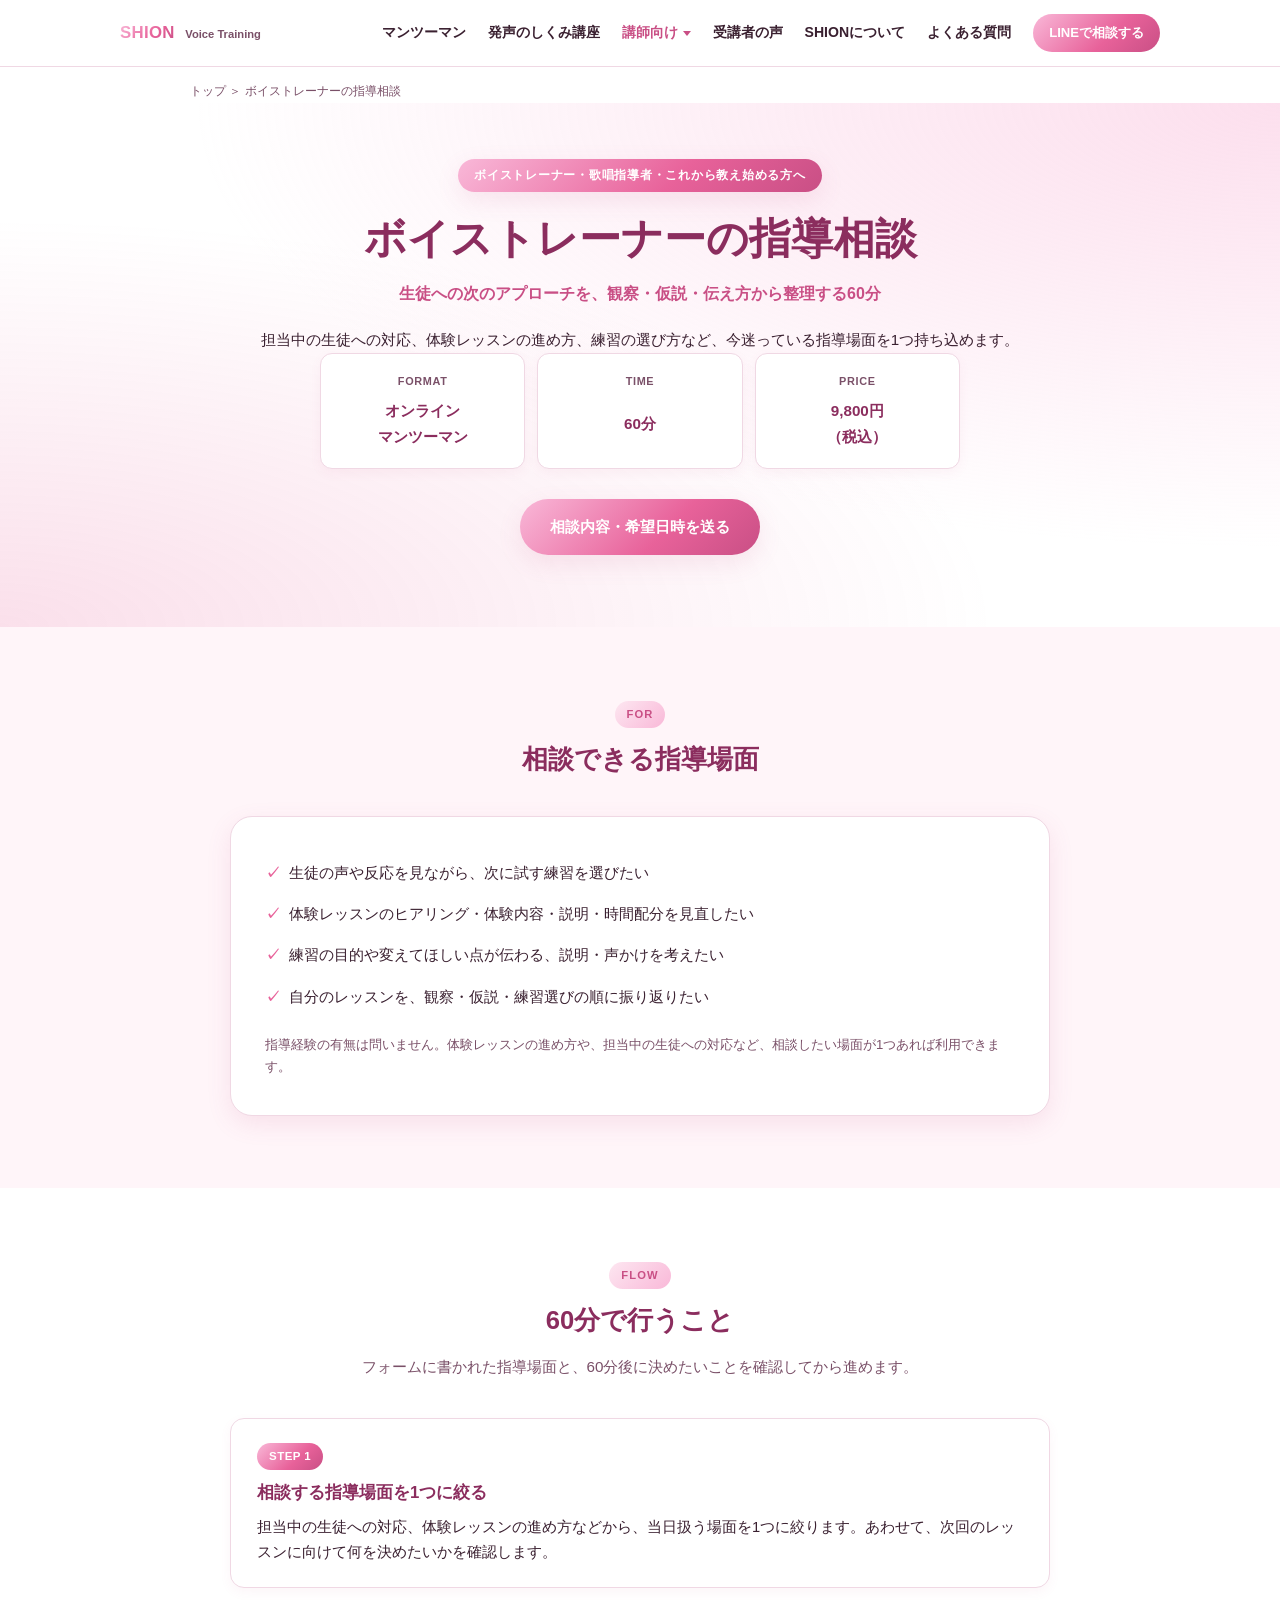
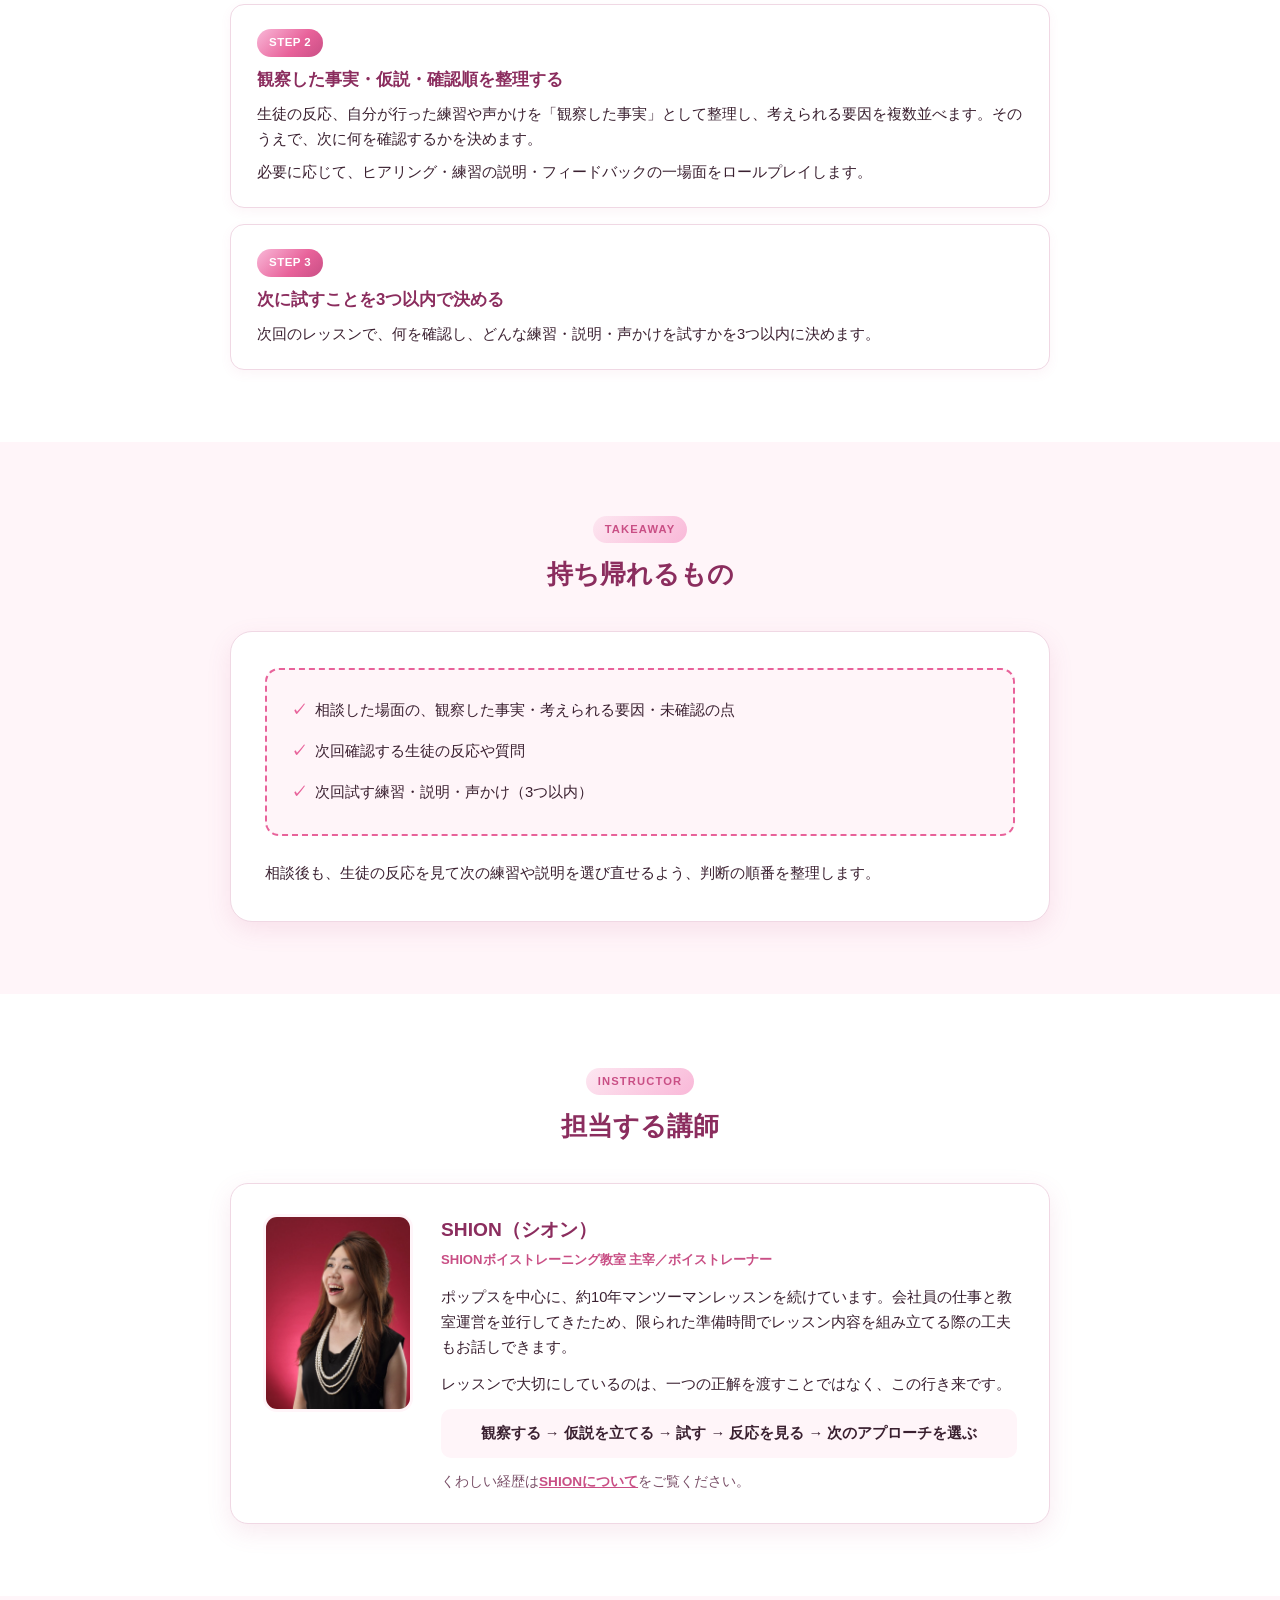
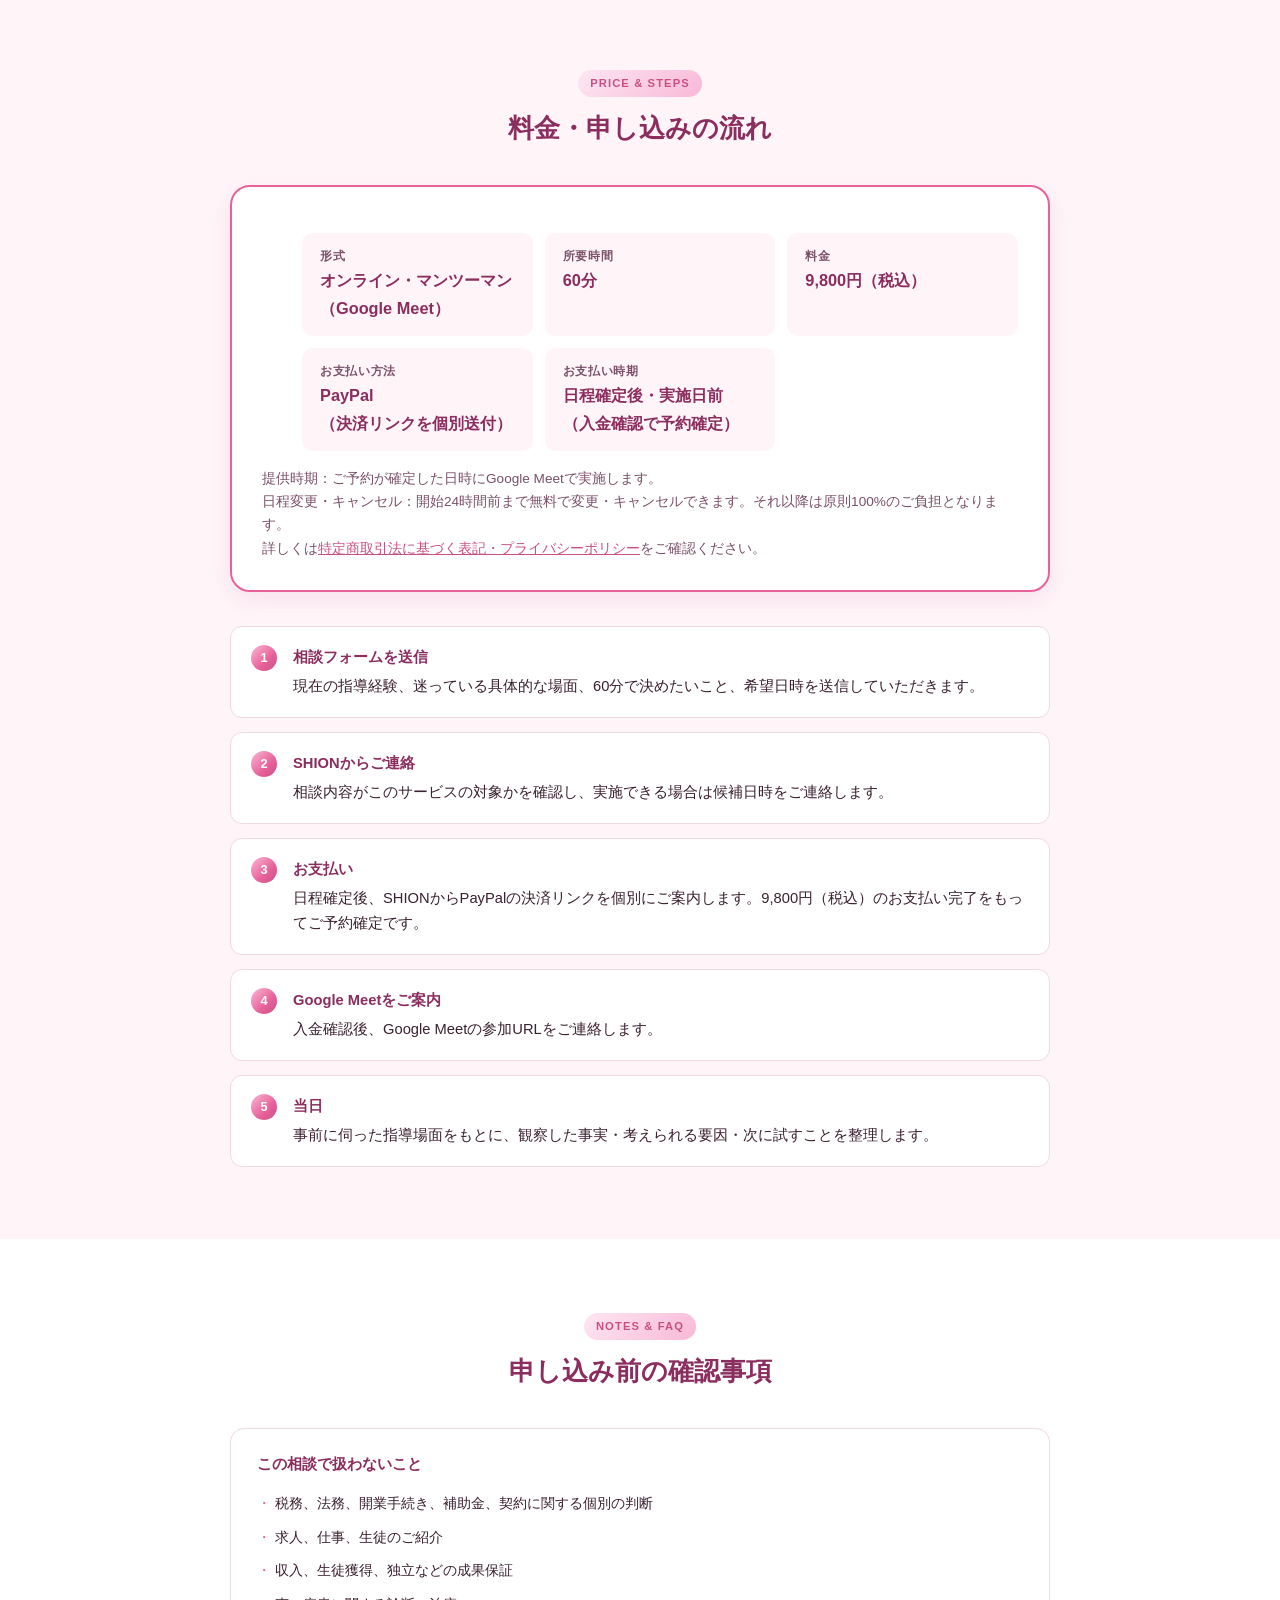
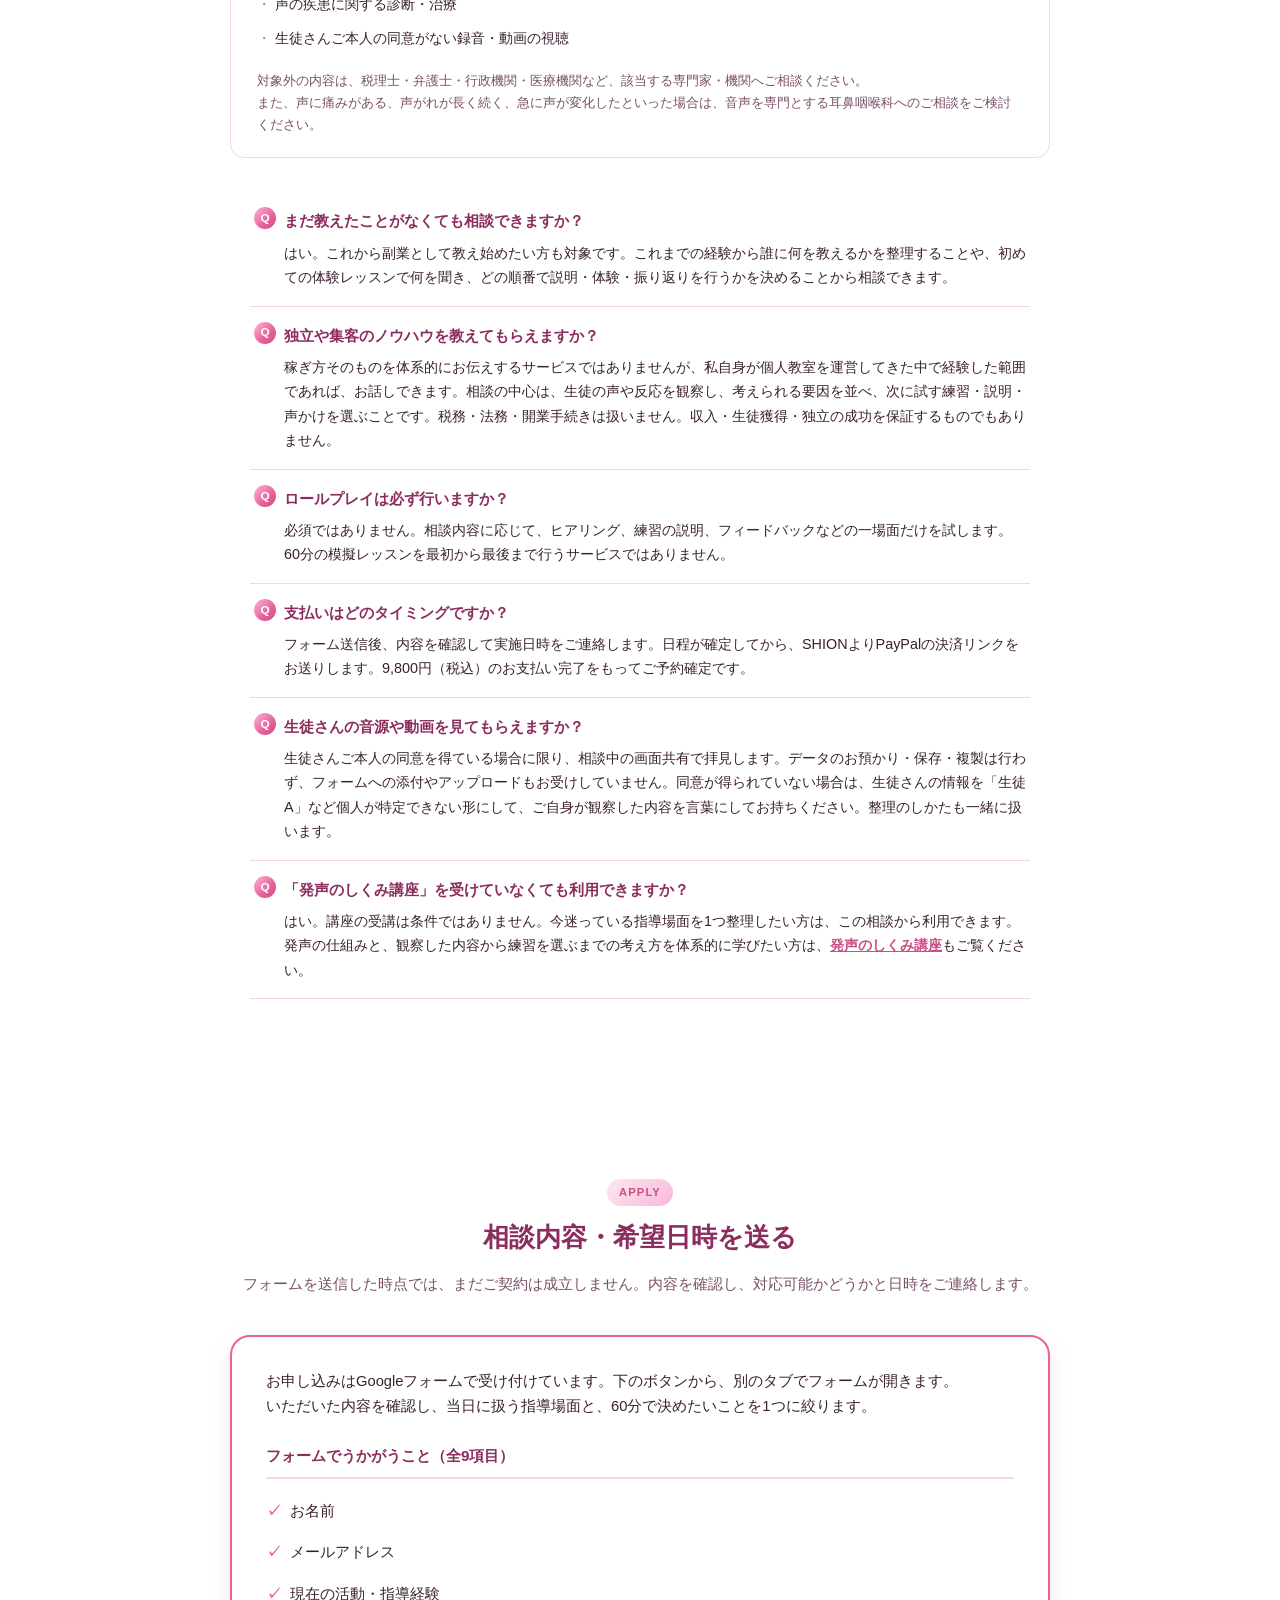
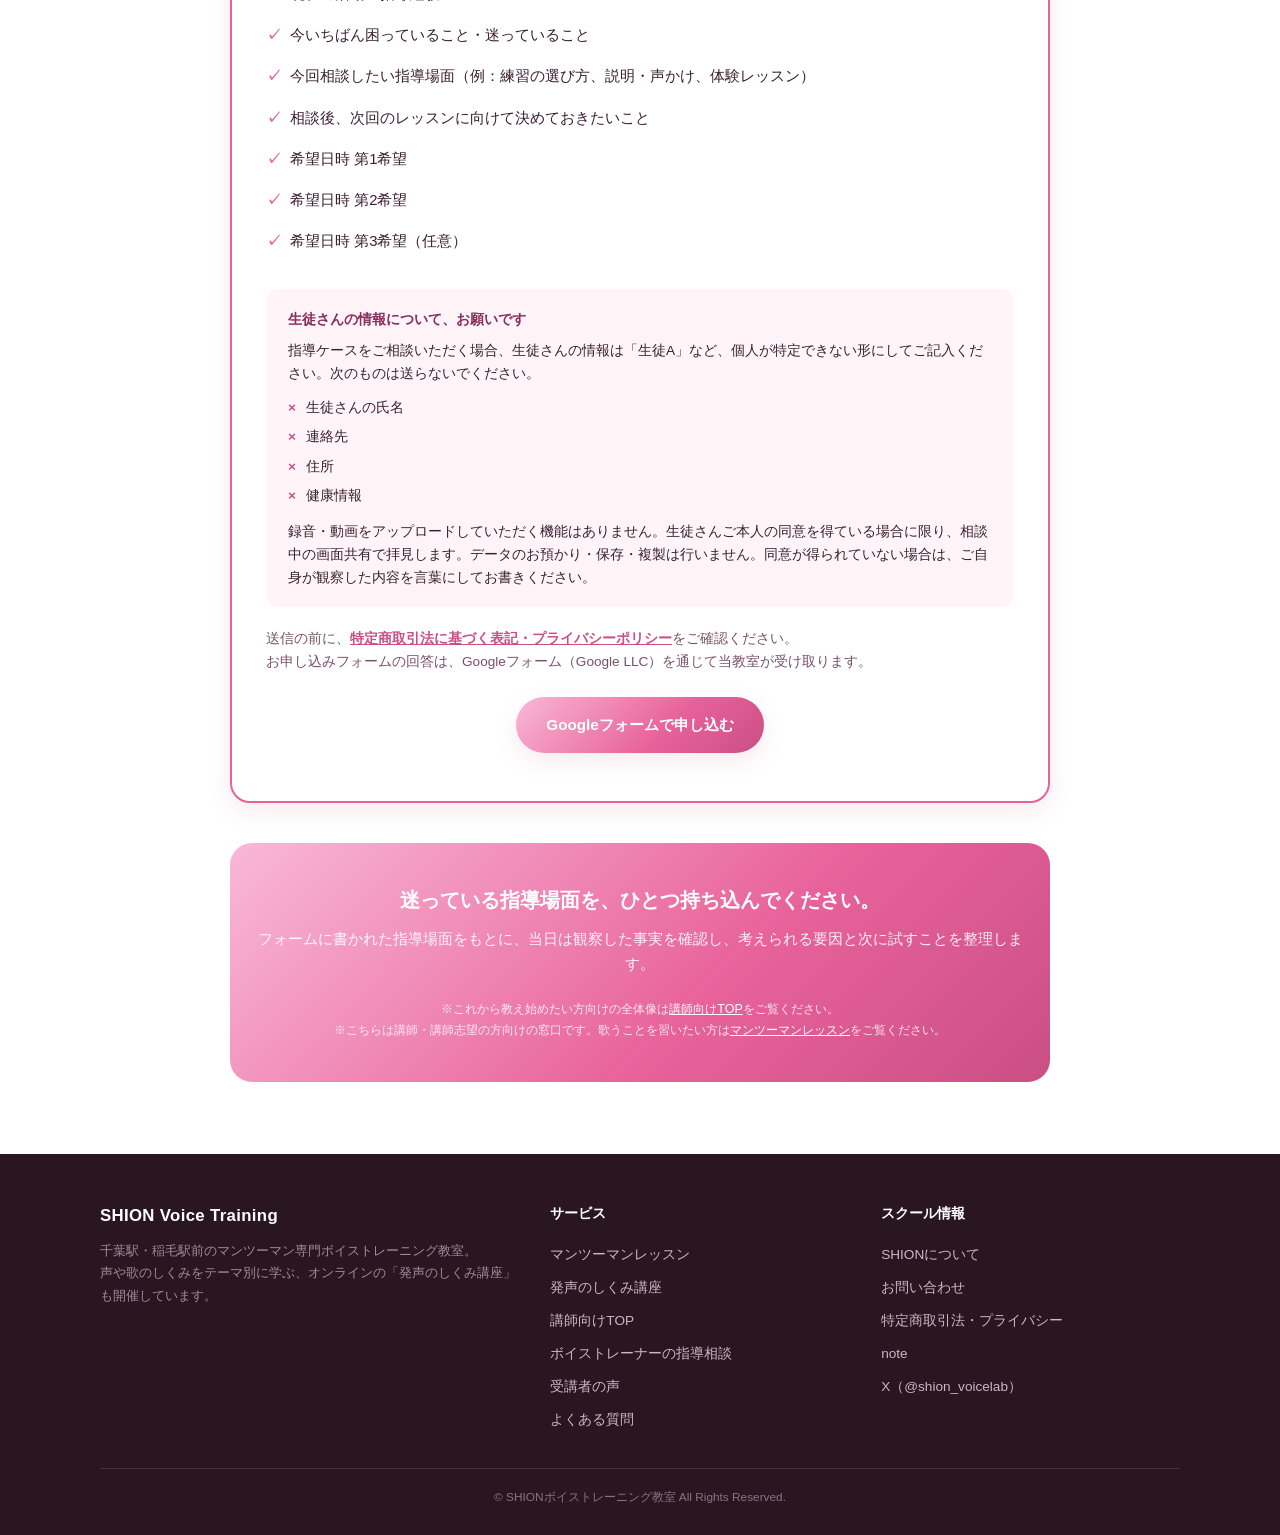
<file: teacher-support/index.html>
<!DOCTYPE html>
<html lang="ja" prefix="og: https://ogp.me/ns#">
<head>
<meta charset="UTF-8">
<!-- Google Tag Manager -->
<script>(function(w,d,s,l,i){w[l]=w[l]||[];w[l].push({'gtm.start':
new Date().getTime(),event:'gtm.js'});var f=d.getElementsByTagName(s)[0],
j=d.createElement(s),dl=l!='dataLayer'?'&l='+l:'';j.async=true;j.src=
'https://www.googletagmanager.com/gtm.js?id='+i+dl;f.parentNode.insertBefore(j,f);
})(window,document,'script','dataLayer','GTM-PFFM9KVF');</script>
<!-- End Google Tag Manager -->
<meta name="viewport" content="width=device-width, initial-scale=1.0">

<title>ボイストレーナーの指導相談｜観察・仮説・伝え方を整理｜SHION</title>
<meta name="description" content="ボイストレーナー・歌唱指導者・これから教え始める方の個別相談。担当中の生徒への対応や体験レッスンの進め方など、迷っている指導場面を1つ持ち込み、観察した事実、考えられる要因、次に試す練習や説明を整理します。オンライン／60分／9,800円（税込）。">
<meta name="keywords" content="ボイストレーナー 副業,ボイストレーナー 独立,ボイトレ講師 教え方,歌唱指導 相談,指導相談,オンライン 個別相談">
<meta name="robots" content="index, follow">
<link rel="canonical" href="https://shion-voice.com/teacher-support/">

<link rel="icon" type="image/svg+xml" href="/favicon.svg">

<meta property="og:type" content="website">
<meta property="og:title" content="ボイストレーナーの指導相談｜次のアプローチを整理する60分｜SHION">
<meta property="og:description" content="担当中の生徒への対応や体験レッスンの進め方など、迷っている指導場面を1つ持ち込み、観察した事実・考えられる要因・次に試すことを整理します。オンライン／60分／9,800円（税込）。">
<meta property="og:url" content="https://shion-voice.com/teacher-support/">
<meta property="og:image" content="https://shion-voice.com/shion_profile.jpg">
<meta property="og:locale" content="ja_JP">
<meta property="og:site_name" content="SHIONボイストレーニング教室">
<meta name="twitter:card" content="summary_large_image">
<meta name="twitter:site" content="@shion_voicelab">
<meta name="twitter:creator" content="@shion_voicelab">
<meta name="twitter:title" content="ボイストレーナーの指導相談｜次のアプローチを整理する60分｜SHION">
<meta name="twitter:description" content="担当中の生徒への対応や体験レッスンの進め方など、迷っている指導場面を1つ持ち込み、観察した事実・考えられる要因・次に試すことを整理します。オンライン／60分／9,800円（税込）。">
<meta name="twitter:image" content="https://shion-voice.com/shion_profile.jpg">

<script type="application/ld+json">
{
  "@context": "https://schema.org",
  "@type": "BreadcrumbList",
  "itemListElement": [
    {"@type":"ListItem","position":1,"name":"トップ","item":"https://shion-voice.com/"},
    {"@type":"ListItem","position":2,"name":"講師向け個別相談","item":"https://shion-voice.com/teacher-support/"}
  ]
}
</script>

<script type="application/ld+json">
{
  "@context": "https://schema.org",
  "@type": "Service",
  "name": "ボイストレーナーの指導相談",
  "alternateName": "今の課題を整理し、教え方の次のアプローチを一緒に試す60分",
  "description": "副業でこれから教えたい方、すでに教えている方、将来の独立を考えている方に向けた個別相談。事前に伺った相談テーマをもとに、生徒の何を観察し、どんな仮説を立て、次に何を試すかを一緒に整理します。希望に応じて指導場面の一部をロールプレイします。オンライン・マンツーマン／60分。",
  "serviceType": "ボイストレーナー向け個別相談",
  "url": "https://shion-voice.com/teacher-support/",
  "provider": {"@type":"MusicSchool","name":"SHIONボイストレーニング教室","url":"https://shion-voice.com/"},
  "areaServed": {"@type":"Country","name":"日本"},
  "offers": {
    "@type": "Offer",
    "price": "9800",
    "priceCurrency": "JPY",
    "description": "60分・税込・オンライン（Google Meet）。日程確定後にPayPalの決済リンクをご案内します。",
    "availability": "https://schema.org/LimitedAvailability"
  }
}
</script>

<script type="application/ld+json">
{
  "@context": "https://schema.org",
  "@type": "FAQPage",
  "mainEntity": [
    {
      "@type": "Question",
      "name": "まだ教えたことがなくても相談できますか？",
      "acceptedAnswer": {"@type":"Answer","text":"はい。これから副業として教え始めたい方も対象です。「自分の経験で、誰に何を教えられるか」「初めての体験レッスンをどう組み立てるか」といったテーマから扱えます。"}
    },
    {
      "@type": "Question",
      "name": "独立や集客のノウハウを教えてもらえますか？",
      "acceptedAnswer": {"@type":"Answer","text":"稼ぎ方そのものを体系的にお伝えするサービスではありませんが、私自身が個人教室を運営してきた中で経験した範囲であれば、お話しできます。相談の中心は、生徒の声や反応を観察し、考えられる要因を並べ、次に試す練習・説明・声かけを選ぶことです。税務・法務・開業手続きは扱いません。収入・生徒獲得・独立の成功を保証するものでもありません。"}
    },
    {
      "@type": "Question",
      "name": "ロールプレイは必ず行いますか？",
      "acceptedAnswer": {"@type":"Answer","text":"必須ではありません。ご希望と相談テーマに応じて行う手段のひとつです。60分の模擬レッスンを丸ごと実施するものではなく、相談テーマに関係する一場面を切り取って扱います。"}
    },
    {
      "@type": "Question",
      "name": "支払いはどのタイミングですか？",
      "acceptedAnswer": {"@type":"Answer","text":"フォーム送信後、内容を確認して実施日時をご連絡します。日程が確定してから、SHIONよりPayPalの決済リンクをお送りします。9,800円（税込）のお支払い完了をもってご予約確定です。"}
    },
    {
      "@type": "Question",
      "name": "生徒さんの音源や動画を見てもらえますか？",
      "acceptedAnswer": {"@type":"Answer","text":"生徒さんご本人の同意を得ている場合に限り、相談中の画面共有で拝見します。データのお預かり・保存・複製は行わず、フォームへの添付やアップロードもお受けしていません。同意が得られていない場合は、生徒さんの情報を「生徒A」など個人が特定できない形にして、ご自身が観察した内容を言葉にしてお持ちください。整理のしかたも一緒に扱います。"}
    }
  ]
}
</script>


<style>
*, *::before, *::after { box-sizing: border-box; }
html { scroll-behavior: smooth; }
body {
  margin: 0;
  font-family: 'Hiragino Kaku Gothic ProN', 'Hiragino Sans', 'Noto Sans JP', 'Yu Gothic', sans-serif;
  color: #3a2030;
  background: #fff;
  line-height: 1.7;
  -webkit-font-smoothing: antialiased;
}
img { max-width: 100%; height: auto; display: block; }
a { color: inherit; text-decoration: none; }

:root {
  --pink:   #e8629a;
  --rose:   #c94f85;
  --deep:   #8b2d5e;
  --ink:    #3a2030;
  --sub:    #7a5068;
  --light:  #fff5f9;
  --line:   #f0d8e4;
  --grad:   linear-gradient(135deg, #f9b8d8 0%, #e8629a 60%, #c94f85 100%);
  --grad2:  linear-gradient(135deg, #fde7f1 0%, #f9b8d8 100%);
  --shadow: 0 8px 24px rgba(201, 79, 133, 0.12);
}

/* ===== Header ===== */
.site-header {
  position: sticky; top: 0; z-index: 100;
  background: rgba(255,255,255,0.96);
  backdrop-filter: saturate(180%) blur(8px);
  border-bottom: 1px solid var(--line);
}
.header-inner {
  max-width: 1080px; margin: 0 auto;
  padding: 14px 20px;
  display: flex; align-items: center; justify-content: space-between; gap: 16px;
}
.logo {
  font-weight: 900; font-size: 1.05rem;
  background: var(--grad); -webkit-background-clip: text; background-clip: text; color: transparent;
  letter-spacing: 0.02em;
}
.logo-sub { font-size: 0.7rem; color: var(--sub); font-weight: 600; margin-left: 6px; }
.nav { display: flex; gap: 22px; align-items: center; }
.nav a { font-size: 0.88rem; font-weight: 600; color: var(--ink); }
.nav a.current { color: var(--rose); }
.nav a:hover { color: var(--rose); }
.nav .nav-cta {
  padding: 8px 16px; border-radius: 999px;
  background: var(--grad); color: #fff;
  font-size: 0.82rem;
}
.nav-toggle { display: none; }
@media (max-width: 1080px) and (min-width: 761px) {
  .nav { gap: 14px; }
  .nav a { font-size: 0.8rem; }
  .nav .nav-cta { padding: 8px 12px; font-size: 0.76rem; }
}
@media (max-width: 900px) and (min-width: 761px) {
  .nav { gap: 10px; }
  .nav a { font-size: 0.74rem; }
  .nav .nav-cta { padding: 7px 10px; font-size: 0.7rem; }
}
@media (max-width: 760px) {
  .nav { display: none; position: absolute; top: 100%; left: 0; right: 0;
    background: #fff; flex-direction: column; gap: 0; padding: 8px 0;
    border-bottom: 1px solid var(--line); box-shadow: var(--shadow); }
  .nav.open { display: flex; }
  .nav a { padding: 14px 22px; width: 100%; border-bottom: 1px solid var(--line); }
  .nav .nav-cta { margin: 12px 22px; text-align: center; width: auto; border-bottom: none; }
  .nav-toggle {
    display: inline-flex; align-items: center; justify-content: center;
    width: 40px; height: 40px; border: none; background: transparent;
    cursor: pointer; padding: 0; color: var(--deep);
  }
  .nav-toggle span { display: block; width: 22px; height: 2px; background: currentColor; position: relative; }
  .nav-toggle span::before, .nav-toggle span::after {
    content: ''; position: absolute; left: 0; width: 22px; height: 2px; background: currentColor;
  }
  .nav-toggle span::before { top: -7px; }
  .nav-toggle span::after  { top:  7px; }
}

/* ===== Layout ===== */
.section { padding: 72px 20px; }
.container { max-width: 940px; margin: 0 auto; }
.eyebrow {
  display: inline-block; padding: 4px 12px; border-radius: 999px;
  background: var(--grad2); color: var(--rose);
  font-size: 0.7rem; font-weight: 800; letter-spacing: 0.1em;
}
.section-title {
  font-size: 1.6rem; font-weight: 900; color: var(--deep);
  margin: 14px 0 8px; line-height: 1.4;
}
.section-lead { color: var(--sub); margin-bottom: 34px; font-size: 0.95rem; }
.section-head { text-align: center; margin-bottom: 38px; }

.btn {
  display: inline-flex; align-items: center; justify-content: center; gap: 8px;
  padding: 15px 30px; border-radius: 999px;
  font-weight: 700; font-size: 0.95rem;
  transition: transform .15s, box-shadow .15s;
  cursor: pointer; border: none;
}
.btn:hover { transform: translateY(-2px); }
.btn-primary { background: var(--grad); color: #fff; box-shadow: var(--shadow); }

/* ===== Crumb ===== */
.crumb { max-width: 940px; margin: 0 auto; padding: 14px 20px 0; font-size: 0.78rem; color: var(--sub); }
.crumb a:hover { color: var(--rose); }

/* ===== 1. Hero ===== */
.ts-hero {
  position: relative; overflow: hidden;
  background:
    radial-gradient(ellipse at top right, rgba(249,184,216,0.45), transparent 60%),
    radial-gradient(ellipse at bottom left, rgba(232,98,154,0.2), transparent 55%),
    #fff;
  padding: 56px 20px 72px;
  text-align: center;
}
.ts-status {
  display: inline-block; padding: 6px 16px; border-radius: 999px;
  background: var(--grad); color: #fff;
  font-size: 0.78rem; font-weight: 800; letter-spacing: 0.06em;
  box-shadow: var(--shadow); margin-bottom: 18px;
}
.ts-hero h1 { font-size: 2.6rem; line-height: 1.4; font-weight: 900; color: var(--deep); margin: 0 0 12px; }
.ts-hero .sub { color: var(--rose); font-weight: 700; font-size: 1rem; margin: 0 0 20px; }
.ts-hero .lead { max-width: 700px; margin: 0 auto 30px; color: var(--ink); font-size: 1rem; }
.ts-summary {
  display: grid; grid-template-columns: repeat(3, 1fr); gap: 12px;
  max-width: 640px; margin: 0 auto 30px;
}
.ts-summary > div {
  background: #fff; border: 1px solid var(--line); border-radius: 12px;
  padding: 18px 10px; box-shadow: 0 4px 12px rgba(201,79,133,0.06);
  display: flex; flex-direction: column; align-items: center; justify-content: flex-start;
}
.ts-summary .k { font-size: 0.68rem; color: var(--sub); font-weight: 700; letter-spacing: 0.06em; }
.ts-summary .v {
  font-size: 0.95rem; color: var(--deep); font-weight: 900; margin-top: 8px;
  flex: 1; display: flex; align-items: center; justify-content: center; text-align: center;
}
.hero-note { font-size: 0.85rem; color: var(--sub); margin: 0 auto 26px; max-width: 640px; }
@media (max-width: 760px) {
  .ts-hero h1 { font-size: 1.8rem; }
  .ts-hero .sub { font-size: 0.9rem; }
  .ts-summary { grid-template-columns: 1fr; gap: 10px; }
  .btn { width: 100%; }
}

/* ===== 2. Compare ===== */
.cmp-wrap { overflow-x: auto; -webkit-overflow-scrolling: touch; }
.cmp-table {
  width: 100%; min-width: 640px;
  border-collapse: separate; border-spacing: 0;
  background: #fff; border-radius: 16px; overflow: hidden; box-shadow: var(--shadow);
}
.cmp-table th, .cmp-table td {
  padding: 15px 18px; text-align: left; border-bottom: 1px solid var(--line);
  font-size: 0.9rem; vertical-align: top;
}
.cmp-table thead th { background: var(--grad); color: #fff; font-weight: 800; text-align: center; }
.cmp-table tbody th { background: var(--light); color: var(--deep); font-weight: 800; width: 20%; white-space: nowrap; }
.cmp-table .hl { color: var(--rose); font-weight: 900; }
@media (max-width: 700px) {
  .cmp-wrap { overflow-x: visible; }
  .cmp-table { min-width: 0; box-shadow: none; border: 1px solid var(--line); }
  .cmp-table thead { display: none; }
  .cmp-table tbody, .cmp-table tr, .cmp-table th, .cmp-table td { display: block; width: 100%; }
  .cmp-table tbody th { width: 100%; white-space: normal; border-bottom: none; padding: 12px 16px 8px; }
  .cmp-table td { padding: 10px 16px; }
  .cmp-table td::before {
    content: attr(data-label); display: block;
    font-size: 0.74rem; font-weight: 800; color: var(--rose); margin-bottom: 2px;
  }
  .cmp-table tr:last-child td:last-child { border-bottom: none; }
}

/* ===== 3-4. Menu ===== */
.menu-card {
  background: #fff; border: 1px solid var(--line); border-radius: 22px;
  padding: 36px 34px; box-shadow: var(--shadow);
}
.menu-tag {
  display: inline-block; padding: 4px 12px; border-radius: 6px;
  background: var(--grad2); color: var(--rose);
  font-size: 0.72rem; font-weight: 800; letter-spacing: 0.06em;
}
.menu-card h2 { font-size: 1.35rem; font-weight: 900; color: var(--deep); margin: 12px 0 4px; line-height: 1.45; }
.menu-card .menu-sub { color: var(--rose); font-weight: 700; font-size: 0.88rem; margin: 0 0 16px; }
.menu-card .menu-lead { font-size: 0.95rem; color: var(--ink); margin: 0 0 26px; }
.menu-block { margin-bottom: 24px; }
.menu-block h3 {
  font-size: 0.95rem; font-weight: 900; color: var(--deep);
  margin: 0 0 12px; padding-bottom: 8px; border-bottom: 2px solid var(--line);
}
.check-list { list-style: none; padding: 0; margin: 0; }
.check-list li { font-size: 0.93rem; color: var(--ink); padding: 8px 0 8px 24px; position: relative; }
.check-list li::before { content: '✓'; position: absolute; left: 0; color: var(--pink); font-weight: 900; }
.takeaway { background: var(--light); border: 2px dashed var(--pink); border-radius: 14px; padding: 20px 24px; }
.takeaway h3 { border: none; margin-bottom: 6px; padding: 0; }
.menu-note { font-size: 0.82rem; color: var(--sub); margin: 16px 0 0; }
.menu-cta { text-align: center; margin-top: 28px; }
@media (max-width: 760px) { .menu-card { padding: 26px 20px; } }

/* ===== 5. Difference ===== */
.diff-list { list-style: none; padding: 0; margin: 0 0 24px; display: grid; gap: 12px; }
.diff-list li {
  background: #fff; border: 1px solid var(--line); border-radius: 14px;
  padding: 18px 22px; font-size: 0.92rem;
}
.diff-list .n { display: block; font-weight: 900; color: var(--deep); margin-bottom: 4px; }
.diff-body { background: var(--light); border-left: 4px solid var(--pink); padding: 18px 22px; border-radius: 4px; font-size: 0.92rem; }

/* ===== 6. Price / FAQ / CTA ===== */
.price-box {
  background: #fff; border: 2px solid var(--pink); border-radius: 20px;
  padding: 30px; box-shadow: var(--shadow); margin-bottom: 34px;
}
.price-grid { display: grid; grid-template-columns: repeat(3, 1fr); gap: 12px; }
.price-grid li { list-style: none; background: var(--light); border-radius: 10px; padding: 14px 18px; font-size: 0.92rem; }
.price-grid .k { display: block; font-size: 0.72rem; color: var(--sub); font-weight: 800; letter-spacing: 0.06em; }
.price-grid .v { font-weight: 900; color: var(--deep); font-size: 1.02rem; }
.price-grid ul { padding: 0; margin: 0; }
@media (max-width: 700px) { .price-grid { grid-template-columns: 1fr; } }

.caution { background: #fff; border: 1px solid var(--line); border-radius: 14px; padding: 22px 26px; margin-bottom: 34px; }
.caution h3 { font-size: 0.95rem; font-weight: 900; color: var(--deep); margin: 0 0 10px; }
.caution ul { list-style: none; padding: 0; margin: 0; }
.caution li { font-size: 0.88rem; color: var(--ink); padding: 5px 0 5px 18px; position: relative; }
.caution li::before { content: '・'; position: absolute; left: 0; color: var(--pink); }
.caution-note { font-size: 0.8rem; color: var(--sub); margin: 14px 0 0; }
.caution-note a { color: var(--rose); text-decoration: underline; }

.faq-list { max-width: 780px; margin: 0 auto 34px; }
.faq-item { border-bottom: 1px solid var(--line); padding: 16px 4px; }
.faq-q { font-weight: 900; color: var(--deep); font-size: 0.96rem; position: relative; padding-left: 30px; margin-bottom: 6px; }
.faq-q::before {
  content: 'Q'; position: absolute; left: 0; top: -1px;
  width: 22px; height: 22px; border-radius: 50%;
  background: var(--grad); color: #fff;
  display: flex; align-items: center; justify-content: center; font-size: 0.74rem;
}
.faq-a { font-size: 0.9rem; color: var(--ink); padding-left: 30px; }

.final-cta { text-align: center; background: var(--grad); border-radius: 22px; padding: 40px 26px; color: #fff; }
.final-cta h3 { color: #fff; font-size: 1.25rem; font-weight: 900; margin: 0 0 10px; }
.final-cta p { color: rgba(255,255,255,0.92); margin: 0 0 22px; font-size: 0.92rem; }
.final-cta .btn-primary { background: #fff; color: var(--rose); }
.final-cta .note { font-size: 0.78rem; color: rgba(255,255,255,0.85); margin: 20px 0 0; }
.final-cta .note a { color: #fff; text-decoration: underline; }

/* ===== Footer ===== */
.site-footer { background: #2a1620; color: #cdb5c3; padding: 48px 20px 28px; font-size: 0.85rem; }
.footer-inner { max-width: 1080px; margin: 0 auto; display: grid; grid-template-columns: 1.4fr 1fr 1fr; gap: 32px; }
.footer-brand .logo { color: #fff; background: none; -webkit-text-fill-color: #fff; }
.footer-brand p { color: #a08a98; font-size: 0.82rem; margin: 10px 0 0; }
.footer-col h4 { color: #fff; font-size: 0.88rem; font-weight: 800; margin: 0 0 12px; }
.footer-col ul { list-style: none; padding: 0; margin: 0; }
.footer-col li { margin-bottom: 0; }
.footer-col a { display: inline-block; padding: 5px 0; }
.footer-col a:hover { color: #fff; }
.footer-bottom {
  max-width: 1080px; margin: 32px auto 0; padding-top: 18px;
  border-top: 1px solid #4a2e3e; font-size: 0.74rem; color: #8a7280; text-align: center;
}
@media (max-width: 760px) { .footer-inner { grid-template-columns: 1fr; gap: 24px; } }

/* ===== Hero summary（4項目） ===== */
.ts-summary.four { grid-template-columns: repeat(4, 1fr); }
@media (max-width: 900px) { .ts-summary.four { grid-template-columns: repeat(2, 1fr); } }
@media (max-width: 480px) { .ts-summary.four { grid-template-columns: 1fr; } }

/* ===== 導入（こんなときに） ===== */
.case-list { list-style: none; padding: 0; margin: 0 0 26px; display: grid; gap: 16px; }
.case-list li {
  background: #fff; border: 1px solid var(--line); border-left: 4px solid var(--pink);
  border-radius: 4px; padding: 20px 24px; font-size: 0.95rem; color: var(--ink);
}
.case-list .q { display: block; color: var(--rose); font-weight: 800; margin-bottom: 6px; }
.lead-body p { font-size: 0.95rem; color: var(--ink); margin: 0 0 14px; }
.lead-body p:last-child { margin-bottom: 0; }
.core-box { background: var(--light); border-radius: 14px; padding: 22px 26px; margin-top: 20px; }
.core-box h3 { font-size: 0.95rem; font-weight: 900; color: var(--deep); margin: 0 0 12px; }
.core-box ul { list-style: none; padding: 0; margin: 0; }
.core-box li { font-size: 0.92rem; color: var(--ink); padding: 5px 0 5px 20px; position: relative; }
.core-box li::before { content: '・'; position: absolute; left: 0; color: var(--pink); font-weight: 900; }
@media (max-width: 760px) { .case-list li, .core-box { padding: 18px 18px; } }

/* ===== 60分の流れ ===== */
.flow-list { list-style: none; padding: 0; margin: 0; display: grid; gap: 16px; }
.flow-item {
  background: #fff; border: 1px solid var(--line); border-radius: 14px;
  padding: 22px 26px; box-shadow: 0 4px 12px rgba(201,79,133,0.06);
}
.flow-time {
  display: inline-block; background: var(--grad); color: #fff;
  font-size: 0.72rem; font-weight: 800; letter-spacing: 0.04em;
  padding: 4px 12px; border-radius: 999px; margin-bottom: 10px;
}
.flow-item h3 { font-size: 1.05rem; font-weight: 900; color: var(--deep); margin: 0 0 10px; line-height: 1.5; }
.flow-item p { font-size: 0.92rem; color: var(--ink); margin: 0 0 8px; }
.flow-item p:last-child { margin-bottom: 0; }
.flow-note { font-size: 0.82rem; color: var(--sub); margin: 16px 0 0; }
@media (max-width: 760px) { .flow-item { padding: 20px 18px; } }

/* ===== お申し込みの流れ ===== */
.apply-steps { list-style: none; padding: 0; margin: 0; display: grid; gap: 14px; counter-reset: apply; }
.apply-steps li {
  background: #fff; border: 1px solid var(--line); border-radius: 12px;
  padding: 18px 22px 18px 62px; position: relative; font-size: 0.92rem; color: var(--ink);
}
.apply-steps li::before {
  counter-increment: apply; content: counter(apply);
  position: absolute; left: 20px; top: 18px;
  width: 26px; height: 26px; border-radius: 50%;
  background: var(--grad); color: #fff; font-weight: 900; font-size: 0.8rem;
  display: flex; align-items: center; justify-content: center;
}
.apply-steps strong { display: block; color: var(--deep); font-weight: 900; margin-bottom: 4px; }
@media (max-width: 760px) { .apply-steps li { padding: 16px 16px 16px 54px; } .apply-steps li::before { left: 14px; top: 16px; } }

/* ===== 講師プロフィール ===== */
.prof-card {
  background: #fff; border: 1px solid var(--line); border-radius: 18px;
  padding: 30px 32px; box-shadow: var(--shadow);
  display: grid; grid-template-columns: 150px 1fr; gap: 28px; align-items: start;
}
.prof-photo { border-radius: 14px; overflow: hidden; border: 3px solid var(--light); }
.prof-name { font-size: 1.2rem; font-weight: 900; color: var(--deep); margin: 0 0 2px; }
.prof-role { font-size: 0.82rem; color: var(--rose); font-weight: 700; margin: 0 0 14px; }
.prof-body p { font-size: 0.92rem; color: var(--ink); margin: 0 0 12px; }
.prof-body p:last-child { margin-bottom: 0; }
.prof-cycle { background: var(--light); border-radius: 10px; padding: 12px 16px; font-weight: 800; color: var(--deep); font-size: 0.9rem; text-align: center; }
@media (max-width: 700px) {
  .prof-card { grid-template-columns: 1fr; gap: 20px; padding: 24px 20px; }
  .prof-photo { max-width: 160px; margin: 0 auto; }
}

/* ===== 申込セクション ===== */
.form-card {
  background: #fff; border: 2px solid var(--pink); border-radius: 20px;
  padding: 32px 34px; box-shadow: var(--shadow);
}
.form-intro { font-size: 0.92rem; color: var(--ink); margin: 0 0 24px; }
.form-privacy {
  background: var(--light); border-radius: 12px; padding: 18px 22px; margin: 26px 0 20px;
}
.form-privacy h3 { font-size: 0.9rem; font-weight: 900; color: var(--deep); margin: 0 0 8px; }
.form-privacy p { font-size: 0.85rem; color: var(--ink); margin: 0 0 8px; }
.form-privacy ul { list-style: none; padding: 0; margin: 0; }
.form-privacy li { font-size: 0.85rem; color: var(--ink); padding: 3px 0 3px 18px; position: relative; }
.form-privacy li::before { content: '\00d7'; position: absolute; left: 0; color: var(--rose); font-weight: 900; }
.form-consent-note { font-size: 0.85rem; color: var(--sub); margin: 0 0 24px; }
.form-consent-note a { color: var(--rose); text-decoration: underline; font-weight: 700; }
.form-actions { display: flex; gap: 12px; flex-wrap: wrap; justify-content: center; }
.btn-outline { background: #fff; color: var(--rose); border: 2px solid var(--pink); }
.form-status { font-size: 0.88rem; margin: 16px 0 0; text-align: center; }
.form-status.err { color: #c0392b; font-weight: 700; }
@media (max-width: 760px) {
  .form-card { padding: 24px 18px; }
  .form-actions .btn { width: 100%; }
}

/* ===== グローバルナビ：講師向けドロップダウン／アコーディオン ===== */
.nav-group { position: relative; display: flex; align-items: center; }
.nav-parent {
  font-family: inherit; font-size: 0.88rem; font-weight: 600; color: var(--ink);
  background: none; border: 0; padding: 0; cursor: pointer;
  display: inline-flex; align-items: center; gap: 5px; line-height: inherit;
}
.nav-parent:hover, .nav-parent[aria-expanded="true"] { color: var(--rose); }
.nav-group.is-current > .nav-parent { color: var(--rose); }
.nav-caret {
  width: 0; height: 0; border-left: 4px solid transparent; border-right: 4px solid transparent;
  border-top: 5px solid currentColor; transition: transform .15s;
}
.nav-parent[aria-expanded="true"] .nav-caret { transform: rotate(180deg); }
.nav-sub {
  display: none; position: absolute; top: 100%; left: 50%; transform: translateX(-50%);
  margin-top: 12px; min-width: 232px; z-index: 120;
  background: #fff; border: 1px solid var(--line); border-radius: 14px;
  box-shadow: var(--shadow); padding: 8px;
}
.nav-sub.open { display: block; }
.nav-sub a {
  display: block; padding: 10px 14px; border-radius: 9px;
  font-size: 0.84rem; font-weight: 600; color: var(--ink); white-space: nowrap;
}
.nav-sub a:hover, .nav-sub a:focus-visible { background: var(--light); color: var(--rose); }
.nav-sub a.current { color: var(--rose); font-weight: 800; }
.nav-parent:focus-visible, .nav-sub a:focus-visible { outline: 2px solid var(--rose); outline-offset: 2px; }
@media (max-width: 1080px) and (min-width: 761px) {
  .nav-parent { font-size: 0.8rem; }
}
@media (max-width: 900px) and (min-width: 761px) {
  .nav-parent { font-size: 0.74rem; }
  .nav-sub { min-width: 210px; }
  .nav-sub a { font-size: 0.78rem; }
}
@media (max-width: 760px) {
  .nav-group { display: block; width: 100%; }
  .nav-parent {
    width: 100%; justify-content: space-between;
    padding: 14px 22px; border-bottom: 1px solid var(--line); font-size: 0.88rem;
  }
  .nav-sub {
    display: none; position: static; transform: none; margin: 0; padding: 0;
    min-width: 0; background: var(--light); border: 0; border-radius: 0; box-shadow: none;
  }
  .nav-sub.open { display: block; }
  .nav-sub a {
    padding: 13px 22px 13px 38px; border-radius: 0;
    border-bottom: 1px solid var(--line); white-space: normal; width: 100%;
  }
}
</style>
</head>
<body>
<!-- Google Tag Manager (noscript) -->
<noscript><iframe src="https://www.googletagmanager.com/ns.html?id=GTM-PFFM9KVF"
height="0" width="0" style="display:none;visibility:hidden"></iframe></noscript>
<!-- End Google Tag Manager (noscript) -->

<header class="site-header">
  <div class="header-inner">
    <a href="../" class="logo-wrap">
      <span class="logo">SHION</span>
      <span class="logo-sub">Voice Training</span>
    </a>
    <button class="nav-toggle" aria-label="メニューを開く" aria-controls="nav" aria-expanded="false" onclick="var n=document.getElementById('nav'); var o=n.classList.toggle('open'); this.setAttribute('aria-expanded', o);">
      <span></span>
    </button>
    <nav class="nav" id="nav" aria-label="メインメニュー">
      <a href="../lesson/">マンツーマン</a>
      <a href="../course/">発声のしくみ講座</a>
      <div class="nav-group is-current">
        <button type="button" class="nav-parent" id="nav-teacher-btn" aria-expanded="false" aria-controls="nav-teacher-sub">講師向け<span class="nav-caret" aria-hidden="true"></span></button>
        <div class="nav-sub" id="nav-teacher-sub" role="group" aria-labelledby="nav-teacher-btn">
          <a href="../teacher/">講師向けTOP</a>
          <a href="../teacher-support/" class="current" aria-current="page">ボイストレーナーの指導相談</a>
        </div>
      </div>
      <a href="../voice/">受講者の声</a>
      <a href="../about/">SHIONについて</a>
      <a href="../faq/">よくある質問</a>
      <a href="https://line.me/ti/p/@woa7639t" target="_blank" rel="noopener" class="nav-cta">LINEで相談する</a>
    </nav>
  </div>
</header>

<nav class="crumb" aria-label="パンくず">
  <a href="../">トップ</a> ＞ ボイストレーナーの指導相談
</nav>

<!-- ===== 1. ファーストビュー ===== -->
<section class="ts-hero" aria-label="ボイストレーナーの指導相談">
  <span class="ts-status">ボイストレーナー・歌唱指導者・これから教え始める方へ</span>
  <h1>ボイストレーナーの指導相談</h1>
  <p class="sub">生徒への次のアプローチを、観察・仮説・伝え方から整理する60分</p>
  <div class="lead-body">
    <p>担当中の生徒への対応、体験レッスンの進め方、練習の選び方など、今迷っている指導場面を1つ持ち込めます。</p>
  </div>
  <div class="ts-summary">
    <div><div class="k">FORMAT</div><div class="v">オンライン<br>マンツーマン</div></div>
    <div><div class="k">TIME</div><div class="v">60分</div></div>
    <div><div class="k">PRICE</div><div class="v">9,800円<br>（税込）</div></div>
  </div>
  <a href="#apply" class="btn btn-primary" data-cta="teacher_support_hero">相談内容・希望日時を送る</a>
</section>

<!-- ===== 2. こんなときに ===== -->
<section class="section" style="background:var(--light);">
  <div class="container" style="max-width:820px;">
    <div class="section-head">
      <span class="eyebrow">FOR</span>
      <h2 class="section-title">相談できる指導場面</h2>
    </div>
    <div class="menu-card">
      <ul class="check-list">
        <li>生徒の声や反応を見ながら、次に試す練習を選びたい</li>
        <li>体験レッスンのヒアリング・体験内容・説明・時間配分を見直したい</li>
        <li>練習の目的や変えてほしい点が伝わる、説明・声かけを考えたい</li>
        <li>自分のレッスンを、観察・仮説・練習選びの順に振り返りたい</li>
      </ul>
      <p class="menu-note">指導経験の有無は問いません。体験レッスンの進め方や、担当中の生徒への対応など、相談したい場面が1つあれば利用できます。</p>
    </div>
  </div>
</section>

<!-- ===== 3. 60分で行うこと ===== -->
<section class="section" style="background:#fff;">
  <div class="container" style="max-width:820px;">
    <div class="section-head">
      <span class="eyebrow">FLOW</span>
      <h2 class="section-title">60分で行うこと</h2>
      <p class="section-lead">フォームに書かれた指導場面と、60分後に決めたいことを確認してから進めます。</p>
    </div>

    <ul class="flow-list">
      <li class="flow-item">
        <span class="flow-time">STEP 1</span>
        <h3>相談する指導場面を1つに絞る</h3>
        <p>担当中の生徒への対応、体験レッスンの進め方などから、当日扱う場面を1つに絞ります。あわせて、次回のレッスンに向けて何を決めたいかを確認します。</p>
      </li>
      <li class="flow-item">
        <span class="flow-time">STEP 2</span>
        <h3>観察した事実・仮説・確認順を整理する</h3>
        <p>生徒の反応、自分が行った練習や声かけを「観察した事実」として整理し、考えられる要因を複数並べます。そのうえで、次に何を確認するかを決めます。</p>
        <p class="flow-note">必要に応じて、ヒアリング・練習の説明・フィードバックの一場面をロールプレイします。</p>
      </li>
      <li class="flow-item">
        <span class="flow-time">STEP 3</span>
        <h3>次に試すことを3つ以内で決める</h3>
        <p>次回のレッスンで、何を確認し、どんな練習・説明・声かけを試すかを3つ以内に決めます。</p>
      </li>
    </ul>
  </div>
</section>

<!-- ===== 4. 持ち帰れるもの ===== -->
<section class="section" style="background:var(--light);">
  <div class="container" style="max-width:820px;">
    <div class="section-head">
      <span class="eyebrow">TAKEAWAY</span>
      <h2 class="section-title">持ち帰れるもの</h2>
    </div>
    <div class="menu-card">
      <div class="menu-block takeaway" style="margin-bottom:24px;">
        <ul class="check-list">
          <li>相談した場面の、観察した事実・考えられる要因・未確認の点</li>
          <li>次回確認する生徒の反応や質問</li>
          <li>次回試す練習・説明・声かけ（3つ以内）</li>
        </ul>
      </div>
      <p class="menu-lead" style="margin-bottom:0;">相談後も、生徒の反応を見て次の練習や説明を選び直せるよう、判断の順番を整理します。</p>
    </div>
  </div>
</section>

<!-- ===== 5. 担当講師 ===== -->
<section class="section" style="background:#fff;">
  <div class="container" style="max-width:820px;">
    <div class="section-head">
      <span class="eyebrow">INSTRUCTOR</span>
      <h2 class="section-title">担当する講師</h2>
    </div>
    <div class="prof-card">
      <div class="prof-photo">
        <img src="../shion_profile.jpg" width="150" height="150" alt="ボイストレーナー SHION" loading="lazy">
      </div>
      <div>
        <p class="prof-name">SHION（シオン）</p>
        <p class="prof-role">SHIONボイストレーニング教室 主宰／ボイストレーナー</p>
        <div class="prof-body">
          <p>ポップスを中心に、約10年マンツーマンレッスンを続けています。会社員の仕事と教室運営を並行してきたため、限られた準備時間でレッスン内容を組み立てる際の工夫もお話しできます。</p>
          <p>レッスンで大切にしているのは、一つの正解を渡すことではなく、この行き来です。</p>
          <p class="prof-cycle">観察する → 仮説を立てる → 試す → 反応を見る → 次のアプローチを選ぶ</p>
          <p style="font-size:0.85rem; color:var(--sub);">くわしい経歴は<a href="../about/" style="color:var(--rose); text-decoration:underline; font-weight:700;">SHIONについて</a>をご覧ください。</p>
        </div>
      </div>
    </div>
  </div>
</section>

<!-- ===== 6. 料金・申し込みの流れ ===== -->
<section id="price" class="section" style="background:var(--light);">
  <div class="container" style="max-width:820px;">
    <div class="section-head">
      <span class="eyebrow">PRICE &amp; STEPS</span>
      <h2 class="section-title">料金・申し込みの流れ</h2>
    </div>

    <div class="price-box">
      <ul class="price-grid">
        <li><span class="k">形式</span><span class="v">オンライン・マンツーマン<br>（Google Meet）</span></li>
        <li><span class="k">所要時間</span><span class="v">60分</span></li>
        <li><span class="k">料金</span><span class="v">9,800円（税込）</span></li>
        <li><span class="k">お支払い方法</span><span class="v">PayPal<br>（決済リンクを個別送付）</span></li>
        <li><span class="k">お支払い時期</span><span class="v">日程確定後・実施日前<br>（入金確認で予約確定）</span></li>
      </ul>
      <p style="font-size:0.85rem; color:var(--sub); margin:16px 0 0;">
        提供時期：ご予約が確定した日時にGoogle Meetで実施します。<br>
        日程変更・キャンセル：開始24時間前まで無料で変更・キャンセルできます。それ以降は原則100%のご負担となります。<br>
        詳しくは<a href="../legal/" style="color:var(--rose); text-decoration:underline;">特定商取引法に基づく表記・プライバシーポリシー</a>をご確認ください。
      </p>
    </div>

    <ol class="apply-steps">
      <li><strong>相談フォームを送信</strong>現在の指導経験、迷っている具体的な場面、60分で決めたいこと、希望日時を送信していただきます。</li>
      <li><strong>SHIONからご連絡</strong>相談内容がこのサービスの対象かを確認し、実施できる場合は候補日時をご連絡します。</li>
      <li><strong>お支払い</strong>日程確定後、SHIONからPayPalの決済リンクを個別にご案内します。9,800円（税込）のお支払い完了をもってご予約確定です。</li>
      <li><strong>Google Meetをご案内</strong>入金確認後、Google Meetの参加URLをご連絡します。</li>
      <li><strong>当日</strong>事前に伺った指導場面をもとに、観察した事実・考えられる要因・次に試すことを整理します。</li>
    </ol>
  </div>
</section>

<!-- ===== 7. 申し込み前の確認事項・FAQ ===== -->
<section class="section" style="background:#fff;">
  <div class="container" style="max-width:820px;">
    <div class="section-head">
      <span class="eyebrow">NOTES &amp; FAQ</span>
      <h2 class="section-title">申し込み前の確認事項</h2>
    </div>


    <div class="caution">
      <h3>この相談で扱わないこと</h3>
      <ul>
        <li>税務、法務、開業手続き、補助金、契約に関する個別の判断</li>
        <li>求人、仕事、生徒のご紹介</li>
        <li>収入、生徒獲得、独立などの成果保証</li>
        <li>声の疾患に関する診断・治療</li>
        <li>生徒さんご本人の同意がない録音・動画の視聴</li>
      </ul>
      <p class="caution-note">
        対象外の内容は、税理士・弁護士・行政機関・医療機関など、該当する専門家・機関へご相談ください。<br>
        また、声に痛みがある、声がれが長く続く、急に声が変化したといった場合は、音声を専門とする耳鼻咽喉科へのご相談をご検討ください。
      </p>
    </div>

    <div class="faq-list">
      <div class="faq-item">
        <div class="faq-q">まだ教えたことがなくても相談できますか？</div>
        <div class="faq-a">はい。これから副業として教え始めたい方も対象です。これまでの経験から誰に何を教えるかを整理することや、初めての体験レッスンで何を聞き、どの順番で説明・体験・振り返りを行うかを決めることから相談できます。</div>
      </div>
      <div class="faq-item">
        <div class="faq-q">独立や集客のノウハウを教えてもらえますか？</div>
        <div class="faq-a">稼ぎ方そのものを体系的にお伝えするサービスではありませんが、私自身が個人教室を運営してきた中で経験した範囲であれば、お話しできます。相談の中心は、生徒の声や反応を観察し、考えられる要因を並べ、次に試す練習・説明・声かけを選ぶことです。税務・法務・開業手続きは扱いません。収入・生徒獲得・独立の成功を保証するものでもありません。</div>
      </div>
      <div class="faq-item">
        <div class="faq-q">ロールプレイは必ず行いますか？</div>
        <div class="faq-a">必須ではありません。相談内容に応じて、ヒアリング、練習の説明、フィードバックなどの一場面だけを試します。60分の模擬レッスンを最初から最後まで行うサービスではありません。</div>
      </div>
      <div class="faq-item">
        <div class="faq-q">支払いはどのタイミングですか？</div>
        <div class="faq-a">フォーム送信後、内容を確認して実施日時をご連絡します。日程が確定してから、SHIONよりPayPalの決済リンクをお送りします。9,800円（税込）のお支払い完了をもってご予約確定です。</div>
      </div>
      <div class="faq-item">
        <div class="faq-q">生徒さんの音源や動画を見てもらえますか？</div>
        <div class="faq-a">生徒さんご本人の同意を得ている場合に限り、相談中の画面共有で拝見します。データのお預かり・保存・複製は行わず、フォームへの添付やアップロードもお受けしていません。同意が得られていない場合は、生徒さんの情報を「生徒A」など個人が特定できない形にして、ご自身が観察した内容を言葉にしてお持ちください。整理のしかたも一緒に扱います。</div>
      </div>
      <div class="faq-item">
        <div class="faq-q">「発声のしくみ講座」を受けていなくても利用できますか？</div>
        <div class="faq-a">はい。講座の受講は条件ではありません。今迷っている指導場面を1つ整理したい方は、この相談から利用できます。発声の仕組みと、観察した内容から練習を選ぶまでの考え方を体系的に学びたい方は、<a href="../course/" style="color:var(--rose); text-decoration:underline; font-weight:700;">発声のしくみ講座</a>もご覧ください。</div>
      </div>
    </div>
  </div>
</section>

<!-- ===== 8. 申し込み ===== -->
<section id="apply" class="section" style="background:#fff;">
  <div class="container" style="max-width:820px;">
    <div class="section-head">
      <span class="eyebrow">APPLY</span>
      <h2 class="section-title">相談内容・希望日時を送る</h2>
      <p class="section-lead">フォームを送信した時点では、まだご契約は成立しません。内容を確認し、対応可能かどうかと日時をご連絡します。</p>
    </div>

    <div class="form-card">
      <p class="form-intro">
        お申し込みはGoogleフォームで受け付けています。下のボタンから、別のタブでフォームが開きます。<br>
        いただいた内容を確認し、当日に扱う指導場面と、60分で決めたいことを1つに絞ります。
      </p>

      <div class="menu-block">
        <h3>フォームでうかがうこと（全9項目）</h3>
        <ul class="check-list">
          <li>お名前</li>
          <li>メールアドレス</li>
          <li>現在の活動・指導経験</li>
          <li>今いちばん困っていること・迷っていること</li>
          <li>今回相談したい指導場面（例：練習の選び方、説明・声かけ、体験レッスン）</li>
          <li>相談後、次回のレッスンに向けて決めておきたいこと</li>
          <li>希望日時 第1希望</li>
          <li>希望日時 第2希望</li>
          <li>希望日時 第3希望（任意）</li>
        </ul>
      </div>

      <div class="form-privacy">
        <h3>生徒さんの情報について、お願いです</h3>
        <p>指導ケースをご相談いただく場合、生徒さんの情報は「生徒A」など、個人が特定できない形にしてご記入ください。次のものは送らないでください。</p>
        <ul>
          <li>生徒さんの氏名</li>
          <li>連絡先</li>
          <li>住所</li>
          <li>健康情報</li>
        </ul>
        <p style="margin:10px 0 0;">録音・動画をアップロードしていただく機能はありません。生徒さんご本人の同意を得ている場合に限り、相談中の画面共有で拝見します。データのお預かり・保存・複製は行いません。同意が得られていない場合は、ご自身が観察した内容を言葉にしてお書きください。</p>
      </div>

      <p class="form-consent-note">
        送信の前に、<a href="../legal/">特定商取引法に基づく表記・プライバシーポリシー</a>をご確認ください。<br>
        お申し込みフォームの回答は、Googleフォーム（Google LLC）を通じて当教室が受け取ります。
      </p>

      <div class="form-actions">
        <!-- 申込フォーム（Googleフォーム）。URLを変更するときはこの1か所のみ -->
        <a id="form-cta" href="https://forms.gle/TTfXwsizgnpomUre6" target="_blank" rel="noopener" class="btn btn-primary" data-cta="teacher_support_bottom" data-cta-event="teacher_consultation_apply_click">Googleフォームで申し込む</a>
      </div>
      <p class="form-status" id="form-status" role="status" aria-live="polite"></p>
    </div>

    <div class="final-cta" style="margin-top:40px;">
      <h3>迷っている指導場面を、ひとつ持ち込んでください。</h3>
      <p>フォームに書かれた指導場面をもとに、当日は観察した事実を確認し、考えられる要因と次に試すことを整理します。</p>
      <p class="note">
        ※これから教え始めたい方向けの全体像は<a href="../teacher/">講師向けTOP</a>をご覧ください。<br>
        ※こちらは講師・講師志望の方向けの窓口です。歌うことを習いたい方は<a href="../lesson/">マンツーマンレッスン</a>をご覧ください。
      </p>
    </div>
  </div>
</section>

<!-- ===== Footer ===== -->
<footer class="site-footer">
  <div class="footer-inner">
    <div class="footer-brand">
      <span class="logo">SHION Voice Training</span>
      <p>千葉駅・稲毛駅前のマンツーマン専門ボイストレーニング教室。<br>声や歌のしくみをテーマ別に学ぶ、オンラインの「発声のしくみ講座」も開催しています。</p>
    </div>
    <div class="footer-col">
      <h4>サービス</h4>
      <ul>
        <li><a href="../lesson/">マンツーマンレッスン</a></li>
        <li><a href="../course/">発声のしくみ講座</a></li>
        <li><a href="../teacher/">講師向けTOP</a></li>
        <li><a href="../teacher-support/">ボイストレーナーの指導相談</a></li>
        <li><a href="../voice/">受講者の声</a></li>
        <li><a href="../faq/">よくある質問</a></li>
      </ul>
    </div>
    <div class="footer-col">
      <h4>スクール情報</h4>
      <ul>
        <li><a href="../about/">SHIONについて</a></li>
        <li><a href="mailto:shion.vocal@gmail.com">お問い合わせ</a></li>
        <li><a href="../legal/">特定商取引法・プライバシー</a></li>
        <li><a href="https://note.com/shion_vocal" target="_blank" rel="noopener">note</a></li>
        <li><a href="https://x.com/shion_voicelab" target="_blank" rel="noopener">X（@shion_voicelab）</a></li>
      </ul>
    </div>
  </div>
  <div class="footer-bottom">
    © SHIONボイストレーニング教室 All Rights Reserved.
  </div>
</footer>


<!-- ===== 計測（GTM dataLayer / 個人情報は一切送信しません） ===== -->
<script>
(function () {
  window.dataLayer = window.dataLayer || [];
  var PAGE_PATH = location.pathname;

  // 商品ページ閲覧
  window.dataLayer.push({ event: 'teacher_consultation_view', page_path: PAGE_PATH });

  // 申込CTAクリック（送るのは押された場所だけ。入力内容・氏名・メールは扱いません）
  // イベント名はボタンごとに data-cta-event で指定する。
  // 申込フォームへ遷移するボタンだけを teacher_consultation_apply_click とし、
  // サイト内リンクやLINEへの遷移は teacher_nav_click として分けている（申込数を過大に数えないため）。
  var ctas = document.querySelectorAll('[data-cta]');
  for (var i = 0; i < ctas.length; i++) {
    ctas[i].addEventListener('click', function () {
      window.dataLayer.push({
        event: this.getAttribute('data-cta-event') || 'teacher_nav_click',
        page_path: PAGE_PATH,
        cta_location: this.getAttribute('data-cta')
      });
    });
  }

  // GoogleフォームURLが未差し替えのまま公開された場合の保険
  var formCta = document.getElementById('form-cta');
  var status = document.getElementById('form-status');
  if (formCta && formCta.getAttribute('href').indexOf('REPLACE_ME') !== -1) {
    formCta.addEventListener('click', function (e) {
      e.preventDefault();
      if (status) {
        status.className = 'form-status err';
        status.textContent = '申し訳ありません。ただいま受付フォームを準備中です。お急ぎの場合は shion.vocal@gmail.com までご連絡ください。';
      }
    });
  }
})();
</script>


<script>
/* グローバルナビ：講師向けメニューの開閉（クリック／Esc／外側クリック／フォーカス離脱） */
(function () {
  var group = document.querySelector('.nav-group');
  if (!group) return;
  var btn = group.querySelector('.nav-parent');
  var sub = group.querySelector('.nav-sub');
  if (!btn || !sub) return;

  function setOpen(open) {
    sub.classList.toggle('open', open);
    btn.setAttribute('aria-expanded', open ? 'true' : 'false');
  }
  btn.addEventListener('click', function (e) {
    e.stopPropagation();
    setOpen(!sub.classList.contains('open'));
  });
  document.addEventListener('click', function (e) {
    if (!group.contains(e.target)) setOpen(false);
  });
  document.addEventListener('keydown', function (e) {
    if (e.key === 'Escape' && sub.classList.contains('open')) {
      setOpen(false);
      btn.focus();
    }
  });
  group.addEventListener('focusout', function (e) {
    if (!group.contains(e.relatedTarget)) setOpen(false);
  });
})();
</script>
</body>
</html>
</file>
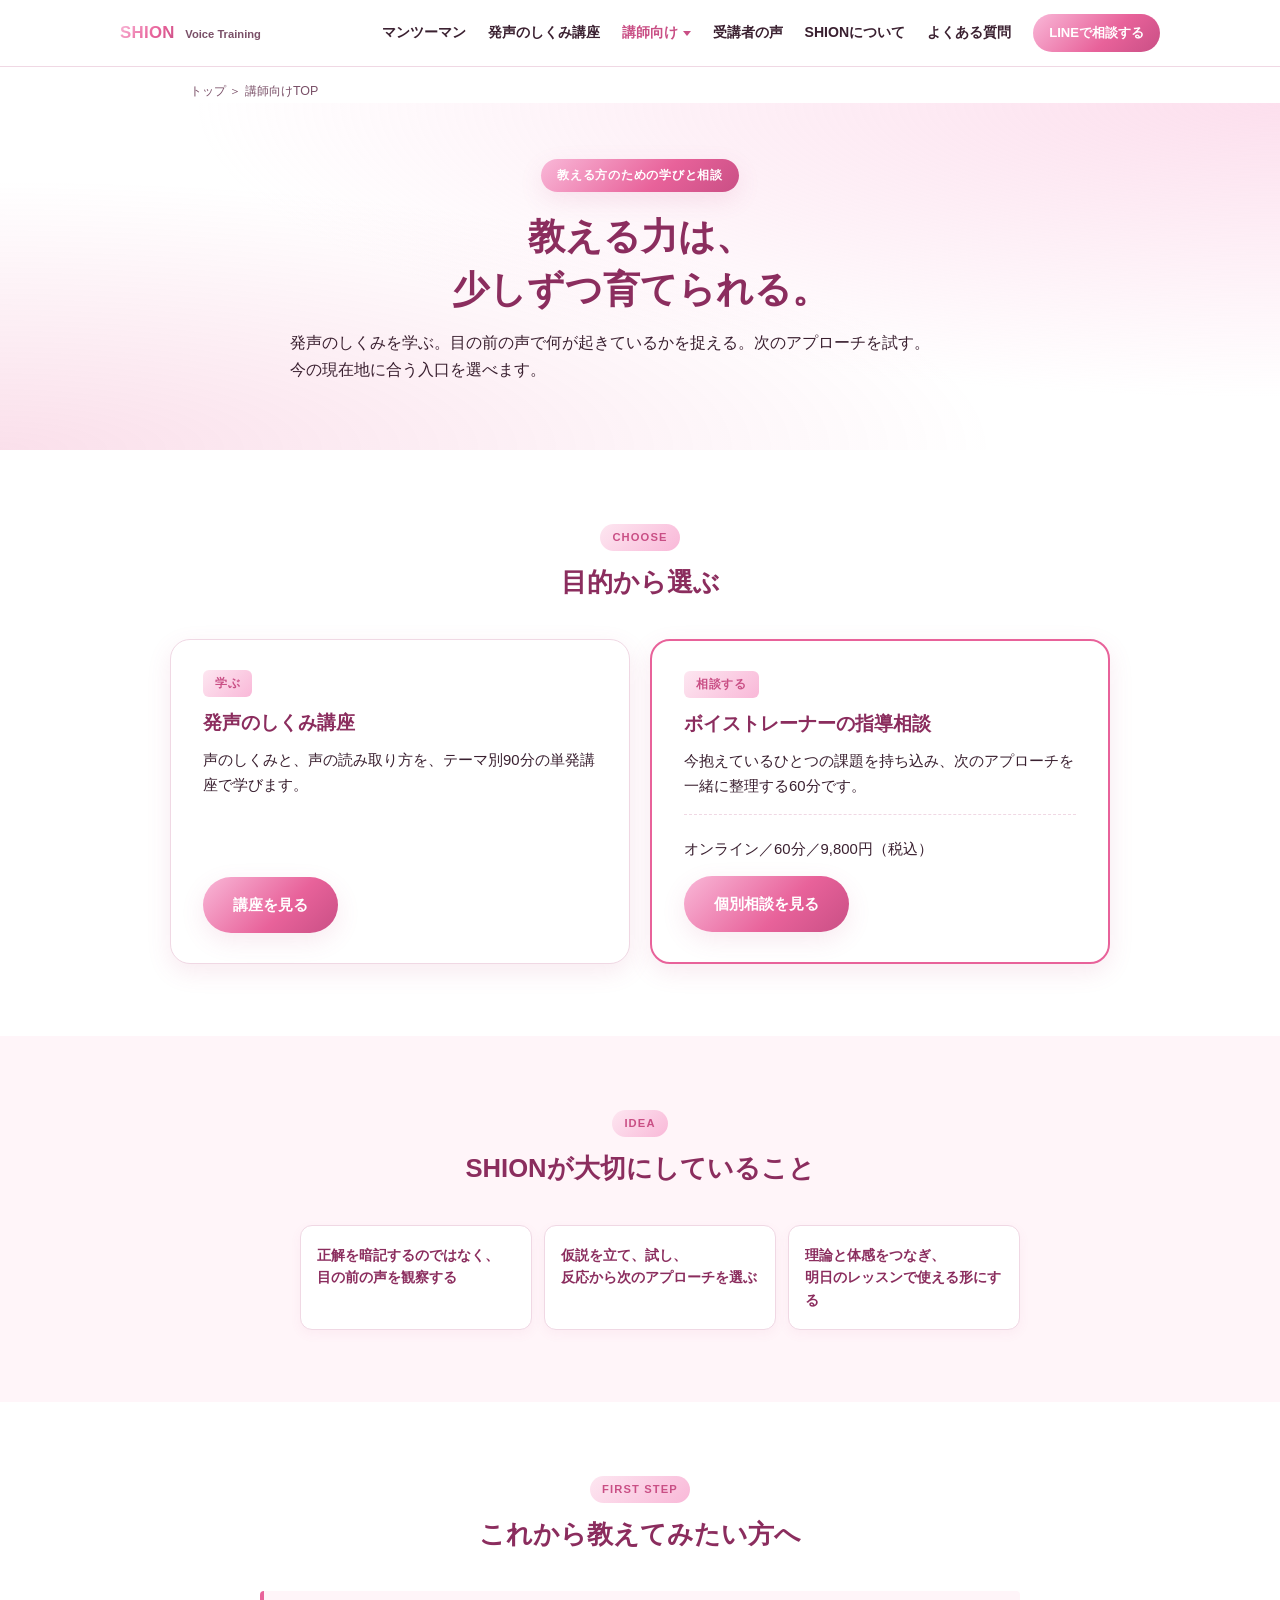
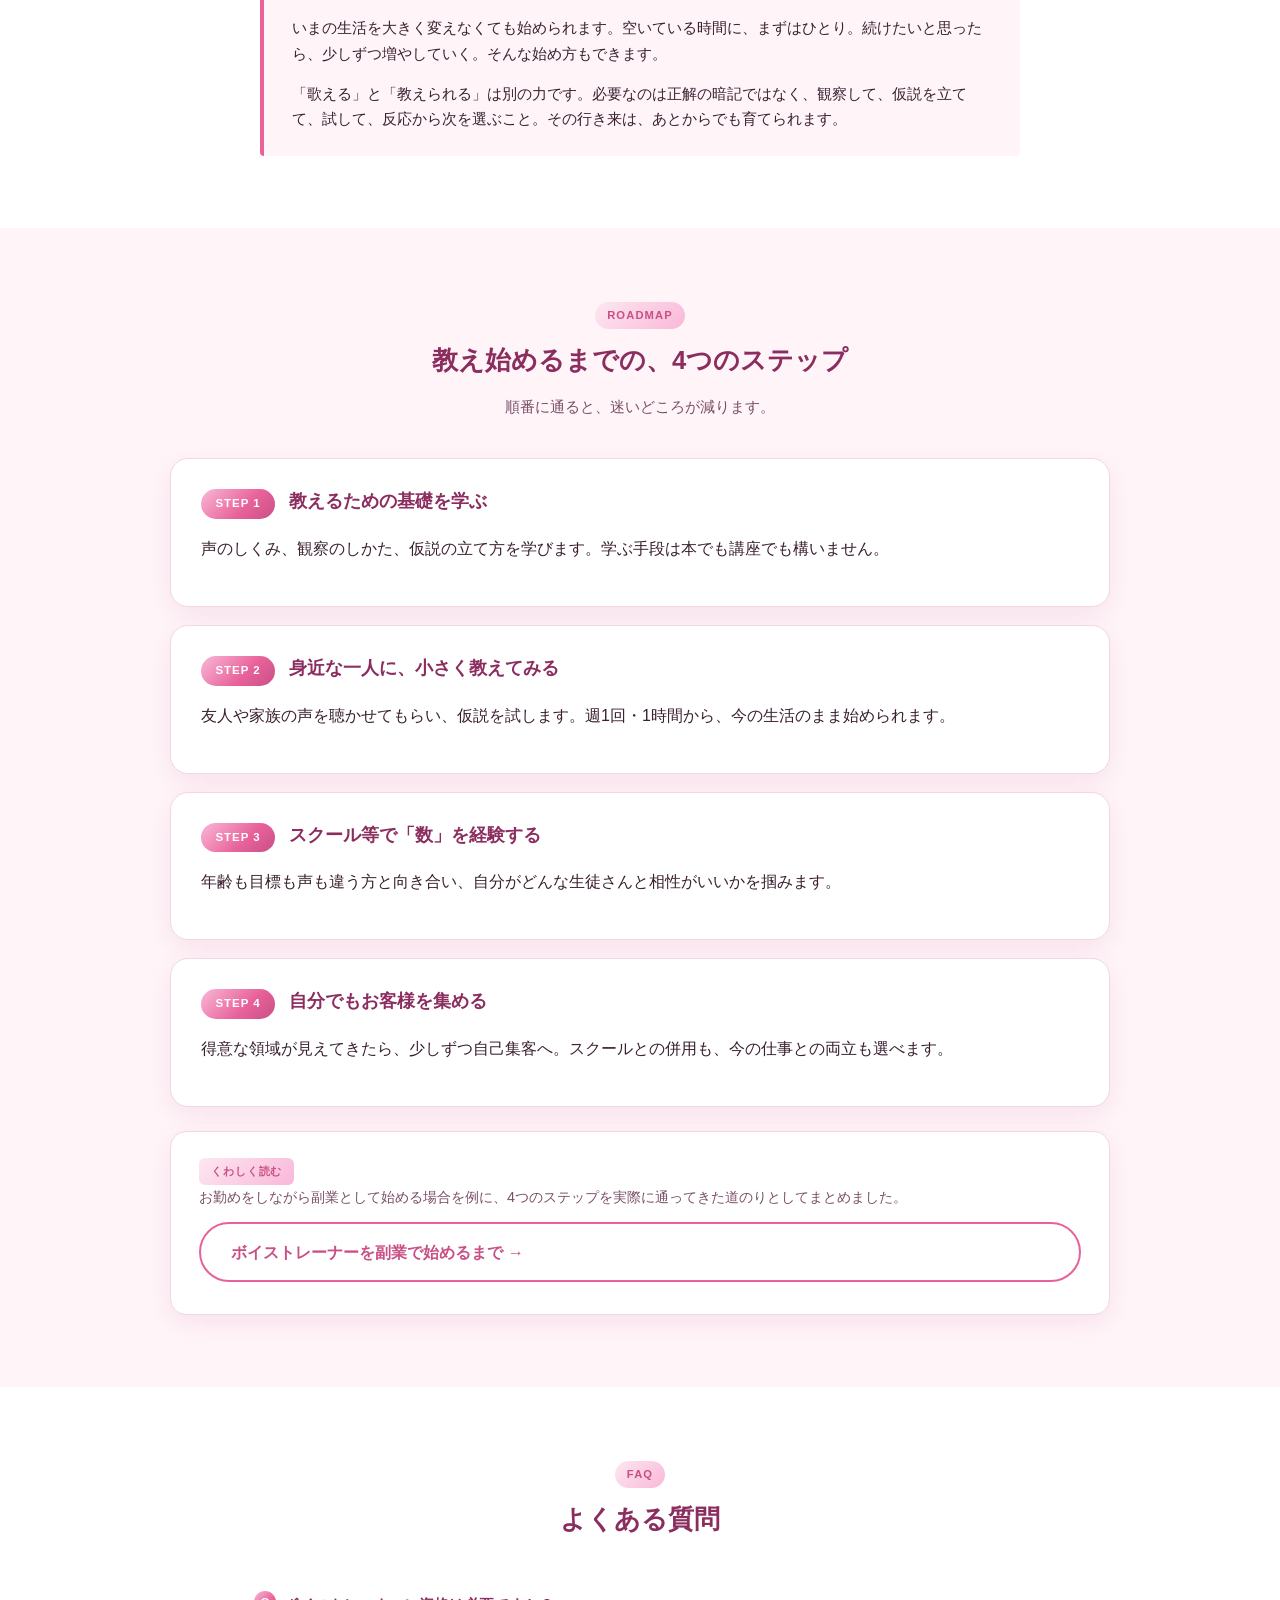
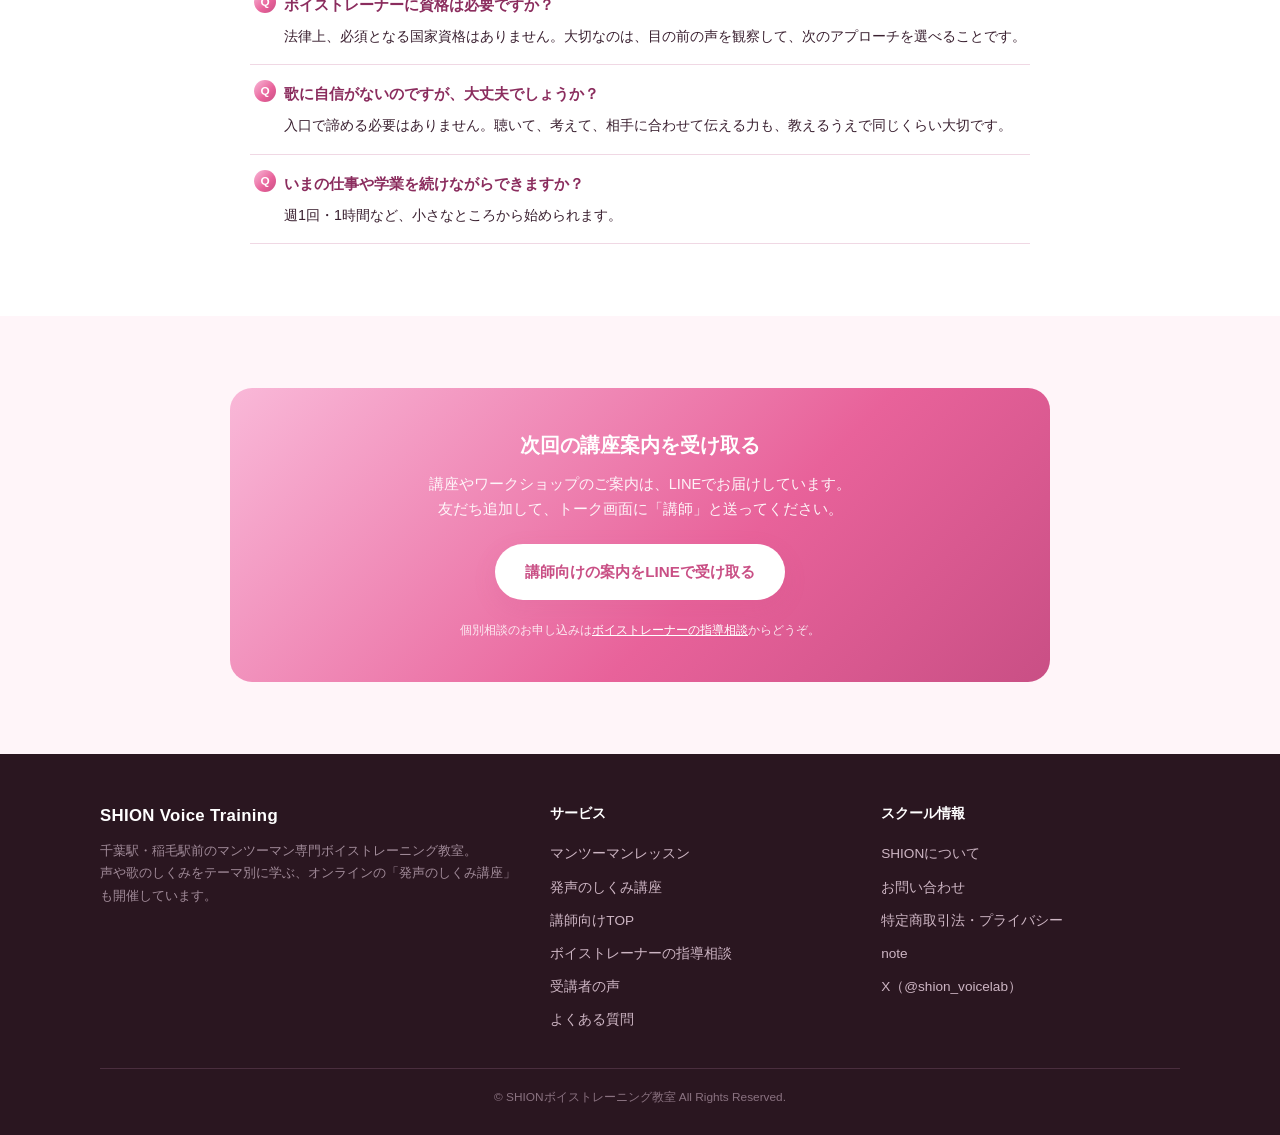
<file: teacher/index.html>
<!DOCTYPE html>
<html lang="ja" prefix="og: https://ogp.me/ns#">
<head>
<meta charset="UTF-8">
<!-- Google Tag Manager -->
<script>(function(w,d,s,l,i){w[l]=w[l]||[];w[l].push({'gtm.start':
new Date().getTime(),event:'gtm.js'});var f=d.getElementsByTagName(s)[0],
j=d.createElement(s),dl=l!='dataLayer'?'&l='+l:'';j.async=true;j.src=
'https://www.googletagmanager.com/gtm.js?id='+i+dl;f.parentNode.insertBefore(j,f);
})(window,document,'script','dataLayer','GTM-PFFM9KVF');</script>
<!-- End Google Tag Manager -->
<meta name="viewport" content="width=device-width, initial-scale=1.0">

<title>講師向けTOP｜教える力は、少しずつ育てられる。｜SHION</title>
<meta name="description" content="教える方のための学びと相談。発声のしくみを学ぶ「発声のしくみ講座」と、今の課題を整理する「ボイストレーナーの指導相談」。現在地に合う入口を選べます。">
<meta name="keywords" content="ボイストレーナー 副業,ボイストレーナー 独立,ボイトレ講師,講師志望,歌を教える,教え方">
<meta name="robots" content="index, follow">
<link rel="canonical" href="https://shion-voice.com/teacher/">

<link rel="icon" type="image/svg+xml" href="/favicon.svg">

<meta property="og:type" content="website">
<meta property="og:title" content="講師向けTOP｜教える力は、少しずつ育てられる。｜SHION">
<meta property="og:description" content="発声のしくみを学ぶ講座と、今の課題を整理する個別相談。教える方のための入口をまとめました。">
<meta property="og:url" content="https://shion-voice.com/teacher/">
<meta property="og:image" content="https://shion-voice.com/shion_profile.jpg">
<meta property="og:locale" content="ja_JP">
<meta property="og:site_name" content="SHIONボイストレーニング教室">
<meta name="twitter:card" content="summary_large_image">
<meta name="twitter:site" content="@shion_voicelab">
<meta name="twitter:creator" content="@shion_voicelab">
<meta name="twitter:title" content="講師向けTOP｜教える力は、少しずつ育てられる。｜SHION">
<meta name="twitter:description" content="発声のしくみを学ぶ講座と、今の課題を整理する個別相談。教える方のための入口をまとめました。">
<meta name="twitter:image" content="https://shion-voice.com/shion_profile.jpg">

<script type="application/ld+json">
{
  "@context": "https://schema.org",
  "@type": "BreadcrumbList",
  "itemListElement": [
    {"@type":"ListItem","position":1,"name":"トップ","item":"https://shion-voice.com/"},
    {"@type":"ListItem","position":2,"name":"講師・講師志望の方へ","item":"https://shion-voice.com/teacher/"}
  ]
}
</script>

<script type="application/ld+json">
{
  "@context": "https://schema.org",
  "@type": "FAQPage",
  "mainEntity": [
    {
      "@type": "Question",
      "name": "ボイストレーナーに資格は必要ですか？",
      "acceptedAnswer": {"@type":"Answer","text":"法律上、必須となる国家資格はありません。大切なのは、目の前の声を観察して、次のアプローチを選べることです。"}
    },
    {
      "@type": "Question",
      "name": "歌に自信がないのですが、大丈夫でしょうか？",
      "acceptedAnswer": {"@type":"Answer","text":"入口で諦める必要はありません。聴いて、考えて、相手に合わせて伝える力も、教えるうえで同じくらい大切です。"}
    },
    {
      "@type": "Question",
      "name": "いまの仕事や学業を続けながらできますか？",
      "acceptedAnswer": {"@type":"Answer","text":"週1回・1時間など、小さなところから始められます。"}
    }
  ]
}
</script>

<style>
*, *::before, *::after { box-sizing: border-box; }
html { scroll-behavior: smooth; }
body {
  margin: 0;
  font-family: 'Hiragino Kaku Gothic ProN', 'Hiragino Sans', 'Noto Sans JP', 'Yu Gothic', sans-serif;
  color: #3a2030;
  background: #fff;
  line-height: 1.7;
  -webkit-font-smoothing: antialiased;
}
img { max-width: 100%; height: auto; display: block; }
a { color: inherit; text-decoration: none; }

:root {
  --pink:   #e8629a;
  --rose:   #c94f85;
  --deep:   #8b2d5e;
  --ink:    #3a2030;
  --sub:    #7a5068;
  --light:  #fff5f9;
  --line:   #f0d8e4;
  --grad:   linear-gradient(135deg, #f9b8d8 0%, #e8629a 60%, #c94f85 100%);
  --grad2:  linear-gradient(135deg, #fde7f1 0%, #f9b8d8 100%);
  --shadow: 0 8px 24px rgba(201, 79, 133, 0.12);
}

/* ===== Header ===== */
.site-header {
  position: sticky; top: 0; z-index: 100;
  background: rgba(255,255,255,0.96);
  backdrop-filter: saturate(180%) blur(8px);
  border-bottom: 1px solid var(--line);
}
.header-inner {
  max-width: 1080px; margin: 0 auto;
  padding: 14px 20px;
  display: flex; align-items: center; justify-content: space-between; gap: 16px;
}
.logo {
  font-weight: 900; font-size: 1.05rem;
  background: var(--grad); -webkit-background-clip: text; background-clip: text; color: transparent;
  letter-spacing: 0.02em;
}
.logo-sub { font-size: 0.7rem; color: var(--sub); font-weight: 600; margin-left: 6px; }
.nav { display: flex; gap: 22px; align-items: center; }
.nav a { font-size: 0.88rem; font-weight: 600; color: var(--ink); }
.nav a.current { color: var(--rose); }
.nav a:hover { color: var(--rose); }
.nav .nav-cta {
  padding: 8px 16px; border-radius: 999px;
  background: var(--grad); color: #fff;
  font-size: 0.82rem;
}
.nav-toggle { display: none; }
@media (max-width: 1080px) and (min-width: 761px) {
  .nav { gap: 14px; }
  .nav a { font-size: 0.8rem; }
  .nav .nav-cta { padding: 8px 12px; font-size: 0.76rem; }
}
@media (max-width: 900px) and (min-width: 761px) {
  .nav { gap: 10px; }
  .nav a { font-size: 0.74rem; }
  .nav .nav-cta { padding: 7px 10px; font-size: 0.7rem; }
}
@media (max-width: 760px) {
  .nav { display: none; position: absolute; top: 100%; left: 0; right: 0;
    background: #fff; flex-direction: column; gap: 0; padding: 8px 0;
    border-bottom: 1px solid var(--line); box-shadow: var(--shadow); }
  .nav.open { display: flex; }
  .nav a { padding: 14px 22px; width: 100%; border-bottom: 1px solid var(--line); }
  .nav .nav-cta { margin: 12px 22px; text-align: center; width: auto; border-bottom: none; }
  .nav-toggle {
    display: inline-flex; align-items: center; justify-content: center;
    width: 40px; height: 40px; border: none; background: transparent;
    cursor: pointer; padding: 0; color: var(--deep);
  }
  .nav-toggle span { display: block; width: 22px; height: 2px; background: currentColor; position: relative; }
  .nav-toggle span::before, .nav-toggle span::after {
    content: ''; position: absolute; left: 0; width: 22px; height: 2px; background: currentColor;
  }
  .nav-toggle span::before { top: -7px; }
  .nav-toggle span::after  { top:  7px; }
}

/* ===== Layout ===== */
.section { padding: 72px 20px; }
.container { max-width: 940px; margin: 0 auto; }
.narrow { max-width: 760px; margin: 0 auto; }
.eyebrow {
  display: inline-block; padding: 4px 12px; border-radius: 999px;
  background: var(--grad2); color: var(--rose);
  font-size: 0.7rem; font-weight: 800; letter-spacing: 0.1em;
}
.section-title {
  font-size: 1.6rem; font-weight: 900; color: var(--deep);
  margin: 14px 0 8px; line-height: 1.4;
}
.section-lead { color: var(--sub); margin-bottom: 34px; font-size: 0.95rem; }
.section-head { text-align: center; margin-bottom: 38px; }

.btn {
  display: inline-flex; align-items: center; justify-content: center; gap: 8px;
  padding: 15px 30px; border-radius: 999px;
  font-weight: 700; font-size: 0.95rem;
  transition: transform .15s, box-shadow .15s;
  cursor: pointer; border: none;
}
.btn:hover { transform: translateY(-2px); }
.btn-primary { background: var(--grad); color: #fff; box-shadow: var(--shadow); }
.btn-outline { background: #fff; color: var(--rose); border: 2px solid var(--pink); }

/* ===== Crumb ===== */
.crumb { max-width: 940px; margin: 0 auto; padding: 14px 20px 0; font-size: 0.78rem; color: var(--sub); }
.crumb a:hover { color: var(--rose); }

/* ===== Hero ===== */
.tc-hero {
  position: relative; overflow: hidden;
  background:
    radial-gradient(ellipse at top right, rgba(249,184,216,0.45), transparent 60%),
    radial-gradient(ellipse at bottom left, rgba(232,98,154,0.2), transparent 55%),
    #fff;
  padding: 56px 20px 66px;
  text-align: center;
}
.tc-status {
  display: inline-block; padding: 6px 16px; border-radius: 999px;
  background: var(--grad); color: #fff;
  font-size: 0.78rem; font-weight: 800; letter-spacing: 0.06em;
  box-shadow: var(--shadow); margin-bottom: 18px;
}
.tc-hero h1 { font-size: 2.3rem; line-height: 1.45; font-weight: 900; color: var(--deep); margin: 0 0 14px; }
.tc-hero .sub { color: var(--rose); font-weight: 700; font-size: 1.05rem; margin: 0 0 22px; line-height: 1.6; }
.tc-hero .lead { max-width: 700px; margin: 0 auto; color: var(--ink); font-size: 0.98rem; text-align: left; }
.tc-hero .lead p { margin: 0 0 14px; }
.tc-hero .lead p:last-child { margin-bottom: 0; }
.msg-list {
  display: grid; grid-template-columns: repeat(3, 1fr); gap: 12px;
  max-width: 760px; margin: 30px auto 0;
}
.msg-list > li {
  list-style: none;
  background: #fff; border: 1px solid var(--line); border-radius: 12px;
  padding: 18px 16px; box-shadow: 0 4px 12px rgba(201,79,133,0.06);
  font-size: 0.88rem; font-weight: 700; color: var(--deep); line-height: 1.6;
}
.msg-list ul { padding: 0; margin: 0; }
@media (max-width: 760px) {
  .tc-hero h1 { font-size: 1.7rem; }
  .tc-hero .sub { font-size: 0.95rem; }
  .msg-list { grid-template-columns: 1fr; gap: 10px; }
  .btn { width: 100%; }
}

/* ===== Steps ===== */
.step-list { list-style: none; padding: 0; margin: 0; display: grid; gap: 18px; }
.step-item {
  background: #fff; border: 1px solid var(--line); border-radius: 18px;
  padding: 28px 30px; box-shadow: var(--shadow);
  position: relative;
}
.step-item.is-key { border: 2px solid var(--pink); }
.step-head { display: flex; align-items: baseline; gap: 14px; margin-bottom: 16px; flex-wrap: wrap; }
.step-num {
  flex: none;
  display: inline-flex; align-items: center; justify-content: center;
  min-width: 74px; padding: 5px 12px; border-radius: 999px;
  background: var(--grad); color: #fff;
  font-size: 0.72rem; font-weight: 900; letter-spacing: 0.08em;
}
.step-head h3 { font-size: 1.15rem; font-weight: 900; color: var(--deep); margin: 0; line-height: 1.5; }
.step-block { margin-bottom: 16px; }
.step-block:last-child { margin-bottom: 0; }
.step-block h4 {
  font-size: 0.78rem; font-weight: 900; color: var(--rose);
  letter-spacing: 0.06em; margin: 0 0 6px;
}
.step-block p { font-size: 0.93rem; color: var(--ink); margin: 0 0 10px; }
.step-block p:last-child { margin-bottom: 0; }
.step-value { background: var(--light); border-left: 4px solid var(--pink); border-radius: 4px; padding: 18px 22px; }
.step-value h4 { color: var(--deep); }
@media (max-width: 760px) { .step-item { padding: 22px 20px; } }

/* ===== Read more ===== */
.read-more {
  margin-top: 24px; background: #fff; border: 1px solid var(--line);
  border-radius: 16px; padding: 24px 28px; box-shadow: var(--shadow);
}
.read-more-label {
  display: inline-block; padding: 4px 12px; border-radius: 6px;
  background: var(--grad2); color: var(--rose);
  font-size: 0.7rem; font-weight: 800; letter-spacing: 0.08em;
}
.read-more a {
  display: block; margin: 12px 0 8px;
  font-size: 1.02rem; font-weight: 900; color: var(--rose); line-height: 1.6;
}
.read-more a:hover { text-decoration: underline; }
.read-more p { font-size: 0.9rem; color: var(--sub); margin: 0; }
@media (max-width: 760px) { .read-more { padding: 20px 18px; } }

/* ===== Routes ===== */
.route-list { list-style: none; padding: 0; margin: 0; display: grid; gap: 20px; }
.route-card {
  background: #fff; border: 1px solid var(--line); border-radius: 20px;
  padding: 30px 32px; box-shadow: var(--shadow);
}
.route-card.is-key { border: 2px solid var(--pink); }
.route-note { font-size: 0.82rem; color: var(--sub); margin: 14px 0 0; }
.route-tag {
  display: inline-block; padding: 4px 12px; border-radius: 6px;
  background: var(--grad2); color: var(--rose);
  font-size: 0.72rem; font-weight: 800; letter-spacing: 0.06em;
}
.route-card h3 { font-size: 1.2rem; font-weight: 900; color: var(--deep); margin: 12px 0 10px; line-height: 1.5; }
.route-card p { font-size: 0.93rem; color: var(--ink); margin: 0 0 14px; }
.route-cta { margin-top: 20px; }
.route-sub {
  margin-top: 24px; padding-top: 22px; border-top: 1px dashed var(--line);
}
.route-sub h4 { font-size: 1rem; font-weight: 900; color: var(--deep); margin: 0 0 10px; }
.spec-grid { list-style: none; padding: 0; margin: 16px 0; display: grid; grid-template-columns: repeat(2, 1fr); gap: 10px; }
.spec-grid li { background: var(--light); border-radius: 10px; padding: 12px 16px; font-size: 0.9rem; }
.spec-grid .k { display: block; font-size: 0.7rem; color: var(--sub); font-weight: 800; letter-spacing: 0.06em; }
.spec-grid .v { font-weight: 900; color: var(--deep); font-size: 0.98rem; }
@media (max-width: 700px) { .spec-grid { grid-template-columns: 1fr; } .route-card { padding: 24px 20px; } }
.note-box { background: #fff; border: 1px solid var(--line); border-radius: 12px; padding: 18px 22px; margin-top: 18px; }
.note-box h4 { font-size: 0.85rem; font-weight: 900; color: var(--deep); margin: 0 0 8px; }
.note-box ul { list-style: none; padding: 0; margin: 0; }
.note-box li { font-size: 0.84rem; color: var(--ink); padding: 4px 0 4px 16px; position: relative; }
.note-box li::before { content: '・'; position: absolute; left: 0; color: var(--pink); }
.note-box .fine { font-size: 0.8rem; color: var(--sub); margin: 10px 0 0; }
.note-box .fine a { color: var(--rose); text-decoration: underline; }

/* ===== Idea ===== */
.idea-body { background: var(--light); border-left: 4px solid var(--pink); padding: 24px 28px; border-radius: 4px; }
.idea-body p { font-size: 0.95rem; margin: 0 0 14px; }
.idea-body p:last-child { margin-bottom: 0; }
.idea-body strong { color: var(--deep); }

/* ===== FAQ / CTA ===== */
.faq-list { max-width: 780px; margin: 0 auto; }
.faq-item { border-bottom: 1px solid var(--line); padding: 16px 4px; }
.faq-q { font-weight: 900; color: var(--deep); font-size: 0.96rem; position: relative; padding-left: 30px; margin-bottom: 6px; }
.faq-q::before {
  content: 'Q'; position: absolute; left: 0; top: -1px;
  width: 22px; height: 22px; border-radius: 50%;
  background: var(--grad); color: #fff;
  display: flex; align-items: center; justify-content: center; font-size: 0.74rem;
}
.faq-a { font-size: 0.9rem; color: var(--ink); padding-left: 30px; }

.final-cta { text-align: center; background: var(--grad); border-radius: 22px; padding: 40px 26px; color: #fff; }
.final-cta h3 { color: #fff; font-size: 1.25rem; font-weight: 900; margin: 0 0 10px; }
.final-cta p { color: rgba(255,255,255,0.92); margin: 0 0 22px; font-size: 0.92rem; }
.final-cta .btn-primary { background: #fff; color: var(--rose); }
.final-cta .note { font-size: 0.78rem; color: rgba(255,255,255,0.85); margin: 20px 0 0; }
.final-cta .note a { color: #fff; text-decoration: underline; }

/* ===== Footer ===== */
.site-footer { background: #2a1620; color: #cdb5c3; padding: 48px 20px 28px; font-size: 0.85rem; }
.footer-inner { max-width: 1080px; margin: 0 auto; display: grid; grid-template-columns: 1.4fr 1fr 1fr; gap: 32px; }
.footer-brand .logo { color: #fff; background: none; -webkit-text-fill-color: #fff; }
.footer-brand p { color: #a08a98; font-size: 0.82rem; margin: 10px 0 0; }
.footer-col h4 { color: #fff; font-size: 0.88rem; font-weight: 800; margin: 0 0 12px; }
.footer-col ul { list-style: none; padding: 0; margin: 0; }
.footer-col li { margin-bottom: 0; }
.footer-col a { display: inline-block; padding: 5px 0; }
.footer-col a:hover { color: #fff; }
.footer-bottom {
  max-width: 1080px; margin: 32px auto 0; padding-top: 18px;
  border-top: 1px solid #4a2e3e; font-size: 0.74rem; color: #8a7280; text-align: center;
}
@media (max-width: 760px) { .footer-inner { grid-template-columns: 1fr; gap: 24px; } }

/* ===== グローバルナビ：講師向けドロップダウン／アコーディオン ===== */
.nav-group { position: relative; display: flex; align-items: center; }
.nav-parent {
  font-family: inherit; font-size: 0.88rem; font-weight: 600; color: var(--ink);
  background: none; border: 0; padding: 0; cursor: pointer;
  display: inline-flex; align-items: center; gap: 5px; line-height: inherit;
}
.nav-parent:hover, .nav-parent[aria-expanded="true"] { color: var(--rose); }
.nav-group.is-current > .nav-parent { color: var(--rose); }
.nav-caret {
  width: 0; height: 0; border-left: 4px solid transparent; border-right: 4px solid transparent;
  border-top: 5px solid currentColor; transition: transform .15s;
}
.nav-parent[aria-expanded="true"] .nav-caret { transform: rotate(180deg); }
.nav-sub {
  display: none; position: absolute; top: 100%; left: 50%; transform: translateX(-50%);
  margin-top: 12px; min-width: 232px; z-index: 120;
  background: #fff; border: 1px solid var(--line); border-radius: 14px;
  box-shadow: var(--shadow); padding: 8px;
}
.nav-sub.open { display: block; }
.nav-sub a {
  display: block; padding: 10px 14px; border-radius: 9px;
  font-size: 0.84rem; font-weight: 600; color: var(--ink); white-space: nowrap;
}
.nav-sub a:hover, .nav-sub a:focus-visible { background: var(--light); color: var(--rose); }
.nav-sub a.current { color: var(--rose); font-weight: 800; }
.nav-parent:focus-visible, .nav-sub a:focus-visible { outline: 2px solid var(--rose); outline-offset: 2px; }
@media (max-width: 1080px) and (min-width: 761px) {
  .nav-parent { font-size: 0.8rem; }
}
@media (max-width: 900px) and (min-width: 761px) {
  .nav-parent { font-size: 0.74rem; }
  .nav-sub { min-width: 210px; }
  .nav-sub a { font-size: 0.78rem; }
}
@media (max-width: 760px) {
  .nav-group { display: block; width: 100%; }
  .nav-parent {
    width: 100%; justify-content: space-between;
    padding: 14px 22px; border-bottom: 1px solid var(--line); font-size: 0.88rem;
  }
  .nav-sub {
    display: none; position: static; transform: none; margin: 0; padding: 0;
    min-width: 0; background: var(--light); border: 0; border-radius: 0; box-shadow: none;
  }
  .nav-sub.open { display: block; }
  .nav-sub a {
    padding: 13px 22px 13px 38px; border-radius: 0;
    border-bottom: 1px solid var(--line); white-space: normal; width: 100%;
  }
}

/* 目的から選ぶ：デスクトップは2カラム */
@media (min-width: 861px) {
  .route-list { grid-template-columns: repeat(2, 1fr); align-items: start; }
  .route-card { height: 100%; display: flex; flex-direction: column; align-items: flex-start; }
  .route-card > * { width: 100%; }
  .route-card .route-tag { width: auto; }
  .route-card .route-cta { margin-top: auto; }
}
</style>
</head>
<body>
<!-- Google Tag Manager (noscript) -->
<noscript><iframe src="https://www.googletagmanager.com/ns.html?id=GTM-PFFM9KVF"
height="0" width="0" style="display:none;visibility:hidden"></iframe></noscript>
<!-- End Google Tag Manager (noscript) -->

<header class="site-header">
  <div class="header-inner">
    <a href="../" class="logo-wrap">
      <span class="logo">SHION</span>
      <span class="logo-sub">Voice Training</span>
    </a>
    <button class="nav-toggle" aria-label="メニューを開く" aria-controls="nav" aria-expanded="false" onclick="var n=document.getElementById('nav'); var o=n.classList.toggle('open'); this.setAttribute('aria-expanded', o);">
      <span></span>
    </button>
    <nav class="nav" id="nav" aria-label="メインメニュー">
      <a href="../lesson/">マンツーマン</a>
      <a href="../course/">発声のしくみ講座</a>
      <div class="nav-group is-current">
        <button type="button" class="nav-parent" id="nav-teacher-btn" aria-expanded="false" aria-controls="nav-teacher-sub">講師向け<span class="nav-caret" aria-hidden="true"></span></button>
        <div class="nav-sub" id="nav-teacher-sub" role="group" aria-labelledby="nav-teacher-btn">
          <a href="../teacher/" class="current" aria-current="page">講師向けTOP</a>
          <a href="../teacher-support/">ボイストレーナーの指導相談</a>
        </div>
      </div>
      <a href="../voice/">受講者の声</a>
      <a href="../about/">SHIONについて</a>
      <a href="../faq/">よくある質問</a>
      <a href="https://line.me/ti/p/@woa7639t" target="_blank" rel="noopener" class="nav-cta">LINEで相談する</a>
    </nav>
  </div>
</header>

<nav class="crumb" aria-label="パンくず">
  <a href="../">トップ</a> ＞ 講師向けTOP
</nav>

<!-- ===== 1. ファーストビュー ===== -->
<section class="tc-hero" aria-label="講師向けTOP">
  <span class="tc-status">教える方のための学びと相談</span>
  <h1>教える力は、<br>少しずつ育てられる。</h1>
  <div class="lead">
    <p>発声のしくみを学ぶ。目の前の声で何が起きているかを捉える。次のアプローチを試す。<br>今の現在地に合う入口を選べます。</p>
  </div>
</section>

<!-- ===== 2. 目的から選ぶ ===== -->
<section id="routes" class="section" style="background:#fff;">
  <div class="container">
    <div class="section-head">
      <span class="eyebrow">CHOOSE</span>
      <h2 class="section-title">目的から選ぶ</h2>
    </div>

    <ul class="route-list">
      <li class="route-card">
        <span class="route-tag">学ぶ</span>
        <h3>発声のしくみ講座</h3>
        <p>声のしくみと、声の読み取り方を、テーマ別90分の単発講座で学びます。</p>
        <div class="route-cta">
          <a href="../course/" class="btn btn-primary" data-cta="teacher_top_course">講座を見る</a>
        </div>
      </li>

      <li class="route-card is-key">
        <span class="route-tag">相談する</span>
        <h3>ボイストレーナーの指導相談</h3>
        <p>今抱えているひとつの課題を持ち込み、次のアプローチを一緒に整理する60分です。</p>
        <p class="route-sub">オンライン／60分／9,800円（税込）</p>
        <div class="route-cta">
          <a href="../teacher-support/" class="btn btn-primary" data-cta="teacher_top_consult">個別相談を見る</a>
        </div>
      </li>
    </ul>
  </div>
</section>

<!-- ===== 3. 大切にしていること ===== -->
<section class="section" style="background:var(--light);">
  <div class="container narrow">
    <div class="section-head">
      <span class="eyebrow">IDEA</span>
      <h2 class="section-title">SHIONが大切にしていること</h2>
    </div>
    <ul class="msg-list">
      <li>正解を暗記するのではなく、<br>目の前の声を観察する</li>
      <li>仮説を立て、試し、<br>反応から次のアプローチを選ぶ</li>
      <li>理論と体感をつなぎ、<br>明日のレッスンで使える形にする</li>
    </ul>
  </div>
</section>

<!-- ===== 4. これから教える方へ ===== -->
<section class="section" style="background:#fff;">
  <div class="container narrow">
    <div class="section-head">
      <span class="eyebrow">FIRST STEP</span>
      <h2 class="section-title">これから教えてみたい方へ</h2>
    </div>
    <div class="idea-body">
      <p>いまの生活を大きく変えなくても始められます。空いている時間に、まずはひとり。続けたいと思ったら、少しずつ増やしていく。そんな始め方もできます。</p>
      <p>「歌える」と「教えられる」は別の力です。必要なのは正解の暗記ではなく、観察して、仮説を立てて、試して、反応から次を選ぶこと。その行き来は、あとからでも育てられます。</p>
    </div>
  </div>
</section>

<!-- ===== 5. 4つのステップ（概要） ===== -->
<section id="steps" class="section" style="background:var(--light);">
  <div class="container">
    <div class="section-head">
      <span class="eyebrow">ROADMAP</span>
      <h2 class="section-title">教え始めるまでの、4つのステップ</h2>
      <p class="section-lead">順番に通ると、迷いどころが減ります。</p>
    </div>

    <ul class="step-list">
      <li class="step-item">
        <div class="step-head">
          <span class="step-num">STEP 1</span>
          <h3>教えるための基礎を学ぶ</h3>
        </div>
        <p>声のしくみ、観察のしかた、仮説の立て方を学びます。学ぶ手段は本でも講座でも構いません。</p>
      </li>
      <li class="step-item">
        <div class="step-head">
          <span class="step-num">STEP 2</span>
          <h3>身近な一人に、小さく教えてみる</h3>
        </div>
        <p>友人や家族の声を聴かせてもらい、仮説を試します。週1回・1時間から、今の生活のまま始められます。</p>
      </li>
      <li class="step-item">
        <div class="step-head">
          <span class="step-num">STEP 3</span>
          <h3>スクール等で「数」を経験する</h3>
        </div>
        <p>年齢も目標も声も違う方と向き合い、自分がどんな生徒さんと相性がいいかを掴みます。</p>
      </li>
      <li class="step-item">
        <div class="step-head">
          <span class="step-num">STEP 4</span>
          <h3>自分でもお客様を集める</h3>
        </div>
        <p>得意な領域が見えてきたら、少しずつ自己集客へ。スクールとの併用も、今の仕事との両立も選べます。</p>
      </li>
    </ul>

    <div class="read-more">
      <span class="read-more-label">くわしく読む</span>
      <p>お勤めをしながら副業として始める場合を例に、4つのステップを実際に通ってきた道のりとしてまとめました。</p>
      <a href="../column/voice-trainer-side-job/" class="btn btn-outline">ボイストレーナーを副業で始めるまで →</a>
    </div>
  </div>
</section>

<!-- ===== 6. FAQ ===== -->
<section class="section" style="background:#fff;">
  <div class="container">
    <div class="section-head">
      <span class="eyebrow">FAQ</span>
      <h2 class="section-title">よくある質問</h2>
    </div>
    <div class="faq-list">
      <div class="faq-item">
        <div class="faq-q">ボイストレーナーに資格は必要ですか？</div>
        <div class="faq-a">法律上、必須となる国家資格はありません。大切なのは、目の前の声を観察して、次のアプローチを選べることです。</div>
      </div>
      <div class="faq-item">
        <div class="faq-q">歌に自信がないのですが、大丈夫でしょうか？</div>
        <div class="faq-a">入口で諦める必要はありません。聴いて、考えて、相手に合わせて伝える力も、教えるうえで同じくらい大切です。</div>
      </div>
      <div class="faq-item">
        <div class="faq-q">いまの仕事や学業を続けながらできますか？</div>
        <div class="faq-a">週1回・1時間など、小さなところから始められます。</div>
      </div>
    </div>
  </div>
</section>

<!-- ===== 7. 最終CTA ===== -->
<section class="section" style="background:var(--light);">
  <div class="container" style="max-width:820px;">
    <div class="final-cta">
      <h3>次回の講座案内を受け取る</h3>
      <p>講座やワークショップのご案内は、LINEでお届けしています。<br>友だち追加して、トーク画面に「講師」と送ってください。</p>
      <a href="https://line.me/ti/p/@woa7639t" target="_blank" rel="noopener" class="btn btn-primary" data-cta="teacher_top_line">講師向けの案内をLINEで受け取る</a>
      <p class="note">個別相談のお申し込みは<a href="../teacher-support/">ボイストレーナーの指導相談</a>からどうぞ。</p>
    </div>
  </div>
</section>

<!-- ===== Footer ===== -->
<footer class="site-footer">
  <div class="footer-inner">
    <div class="footer-brand">
      <span class="logo">SHION Voice Training</span>
      <p>千葉駅・稲毛駅前のマンツーマン専門ボイストレーニング教室。<br>声や歌のしくみをテーマ別に学ぶ、オンラインの「発声のしくみ講座」も開催しています。</p>
    </div>
    <div class="footer-col">
      <h4>サービス</h4>
      <ul>
        <li><a href="../lesson/">マンツーマンレッスン</a></li>
        <li><a href="../course/">発声のしくみ講座</a></li>
        <li><a href="../teacher/">講師向けTOP</a></li>
        <li><a href="../teacher-support/">ボイストレーナーの指導相談</a></li>
        <li><a href="../voice/">受講者の声</a></li>
        <li><a href="../faq/">よくある質問</a></li>
      </ul>
    </div>
    <div class="footer-col">
      <h4>スクール情報</h4>
      <ul>
        <li><a href="../about/">SHIONについて</a></li>
        <li><a href="mailto:shion.vocal@gmail.com">お問い合わせ</a></li>
        <li><a href="../legal/">特定商取引法・プライバシー</a></li>
        <li><a href="https://note.com/shion_vocal" target="_blank" rel="noopener">note</a></li>
        <li><a href="https://x.com/shion_voicelab" target="_blank" rel="noopener">X（@shion_voicelab）</a></li>
      </ul>
    </div>
  </div>
  <div class="footer-bottom">
    © SHIONボイストレーニング教室 All Rights Reserved.
  </div>
</footer>

<!-- ===== 計測（GTM dataLayer / 個人情報は一切送信しません） ===== -->
<script>
(function () {
  window.dataLayer = window.dataLayer || [];
  var PAGE_PATH = location.pathname;
  // イベント名はボタンごとに data-cta-event で指定する。
  // 申込フォームへ遷移するボタンだけを teacher_consultation_apply_click とし、
  // サイト内リンクやLINEへの遷移は teacher_nav_click として分けている（申込数を過大に数えないため）。
  var ctas = document.querySelectorAll('[data-cta]');
  for (var i = 0; i < ctas.length; i++) {
    ctas[i].addEventListener('click', function () {
      window.dataLayer.push({
        event: this.getAttribute('data-cta-event') || 'teacher_nav_click',
        page_path: PAGE_PATH,
        cta_location: this.getAttribute('data-cta')
      });
    });
  }
})();
</script>


<script>
/* グローバルナビ：講師向けメニューの開閉（クリック／Esc／外側クリック／フォーカス離脱） */
(function () {
  var group = document.querySelector('.nav-group');
  if (!group) return;
  var btn = group.querySelector('.nav-parent');
  var sub = group.querySelector('.nav-sub');
  if (!btn || !sub) return;

  function setOpen(open) {
    sub.classList.toggle('open', open);
    btn.setAttribute('aria-expanded', open ? 'true' : 'false');
  }
  btn.addEventListener('click', function (e) {
    e.stopPropagation();
    setOpen(!sub.classList.contains('open'));
  });
  document.addEventListener('click', function (e) {
    if (!group.contains(e.target)) setOpen(false);
  });
  document.addEventListener('keydown', function (e) {
    if (e.key === 'Escape' && sub.classList.contains('open')) {
      setOpen(false);
      btn.focus();
    }
  });
  group.addEventListener('focusout', function (e) {
    if (!group.contains(e.relatedTarget)) setOpen(false);
  });
})();
</script>
</body>
</html>
</file>
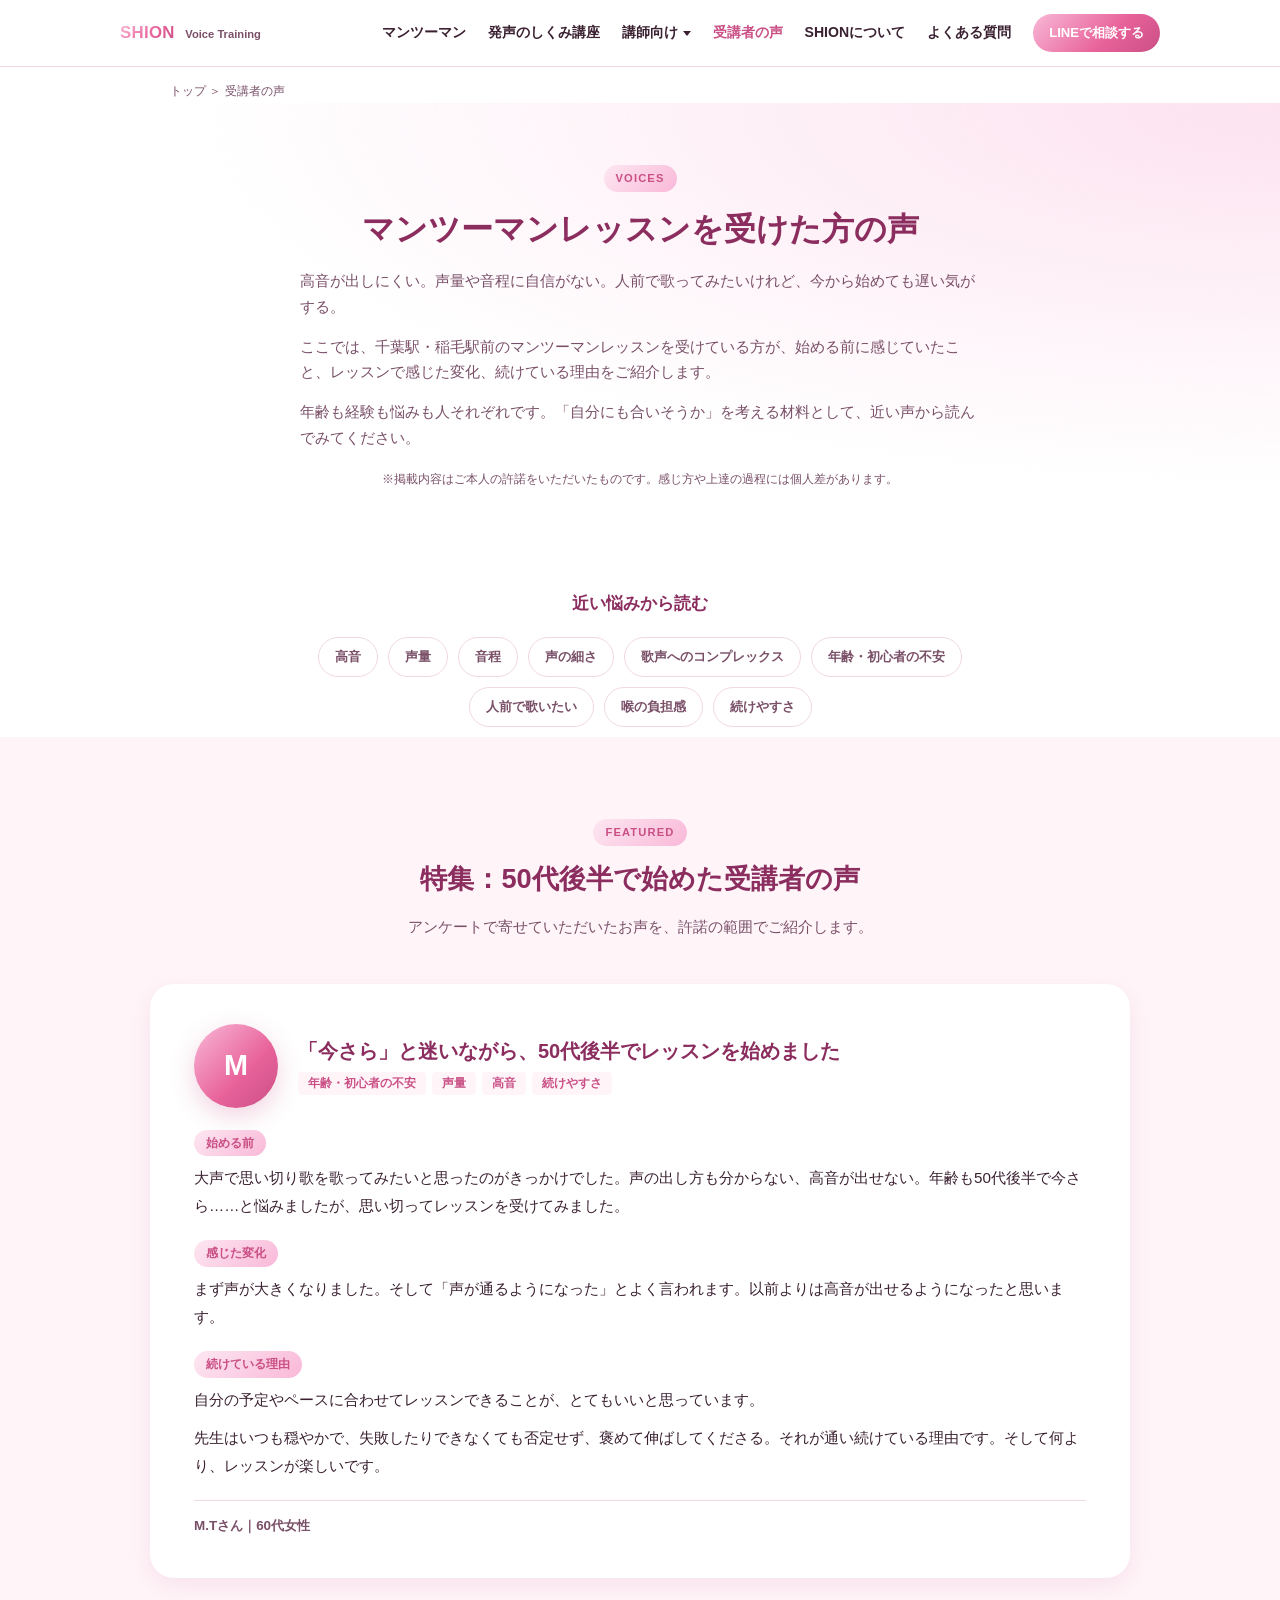
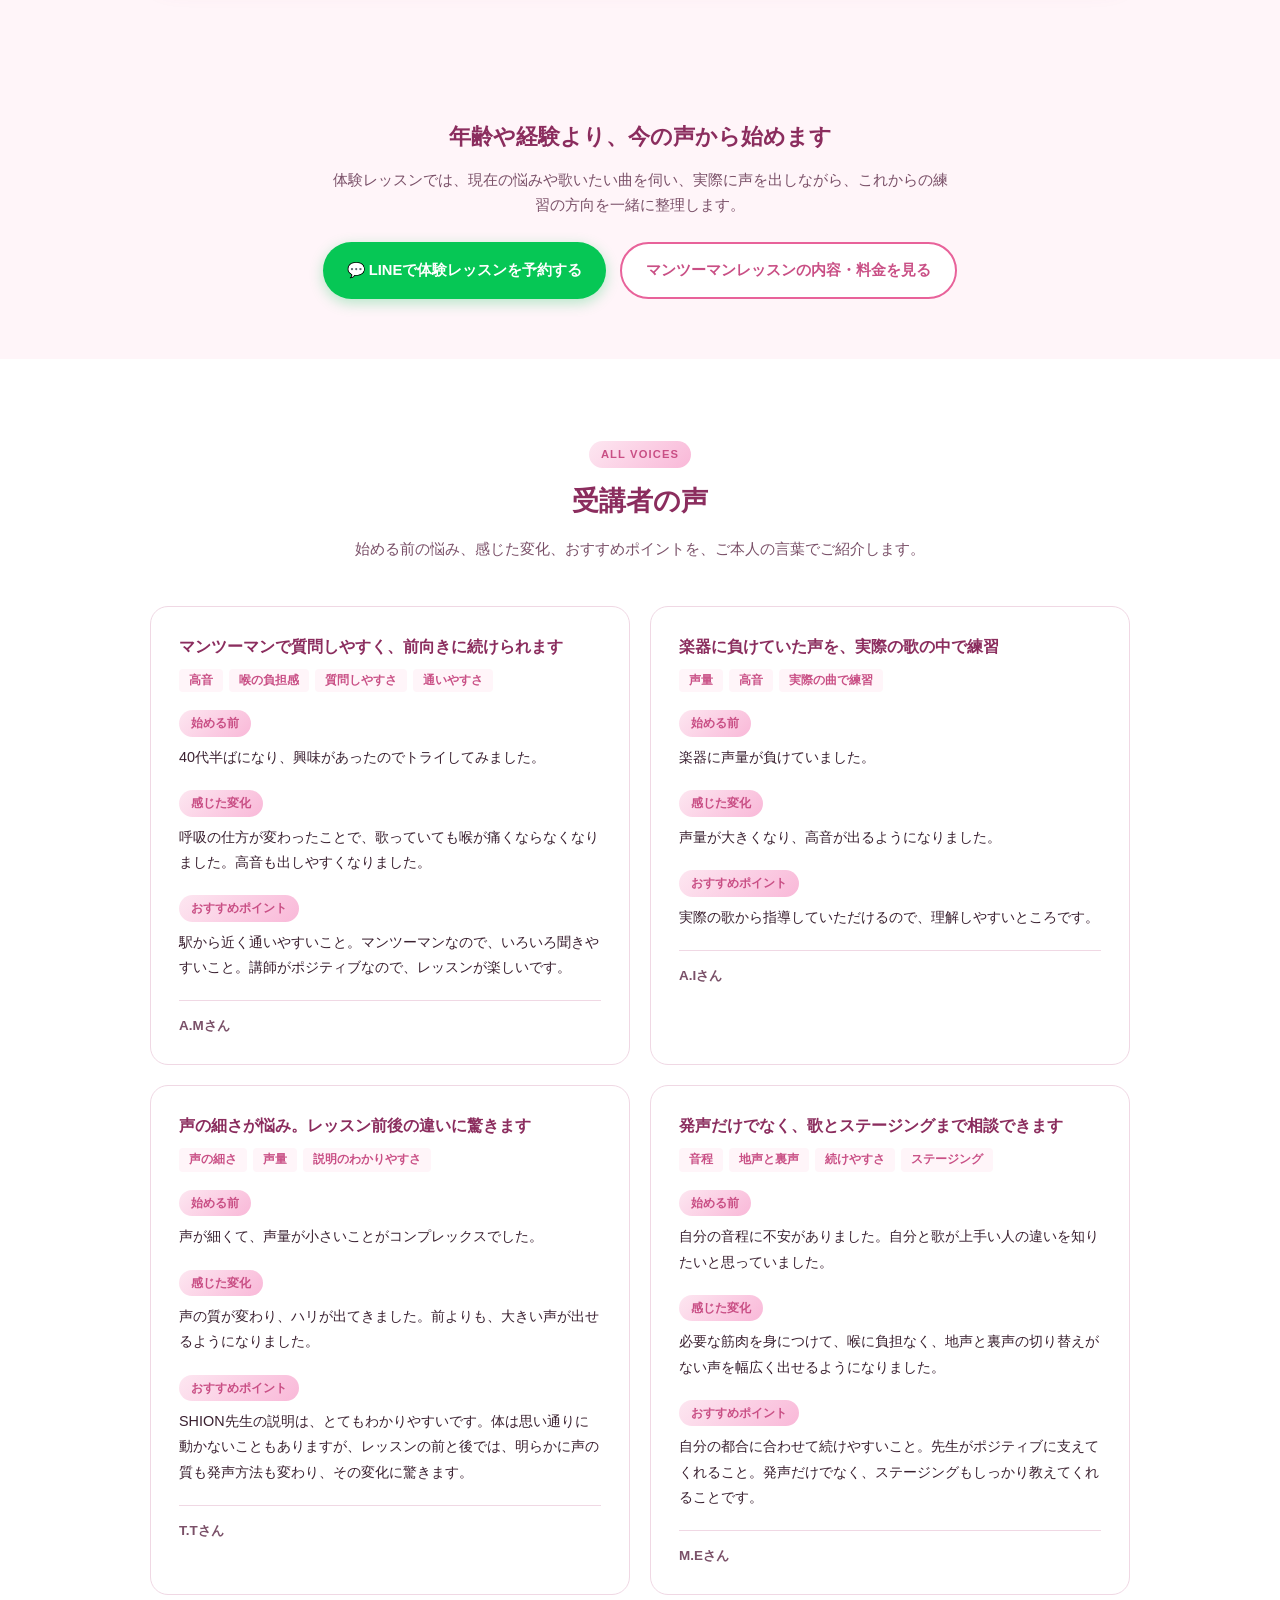
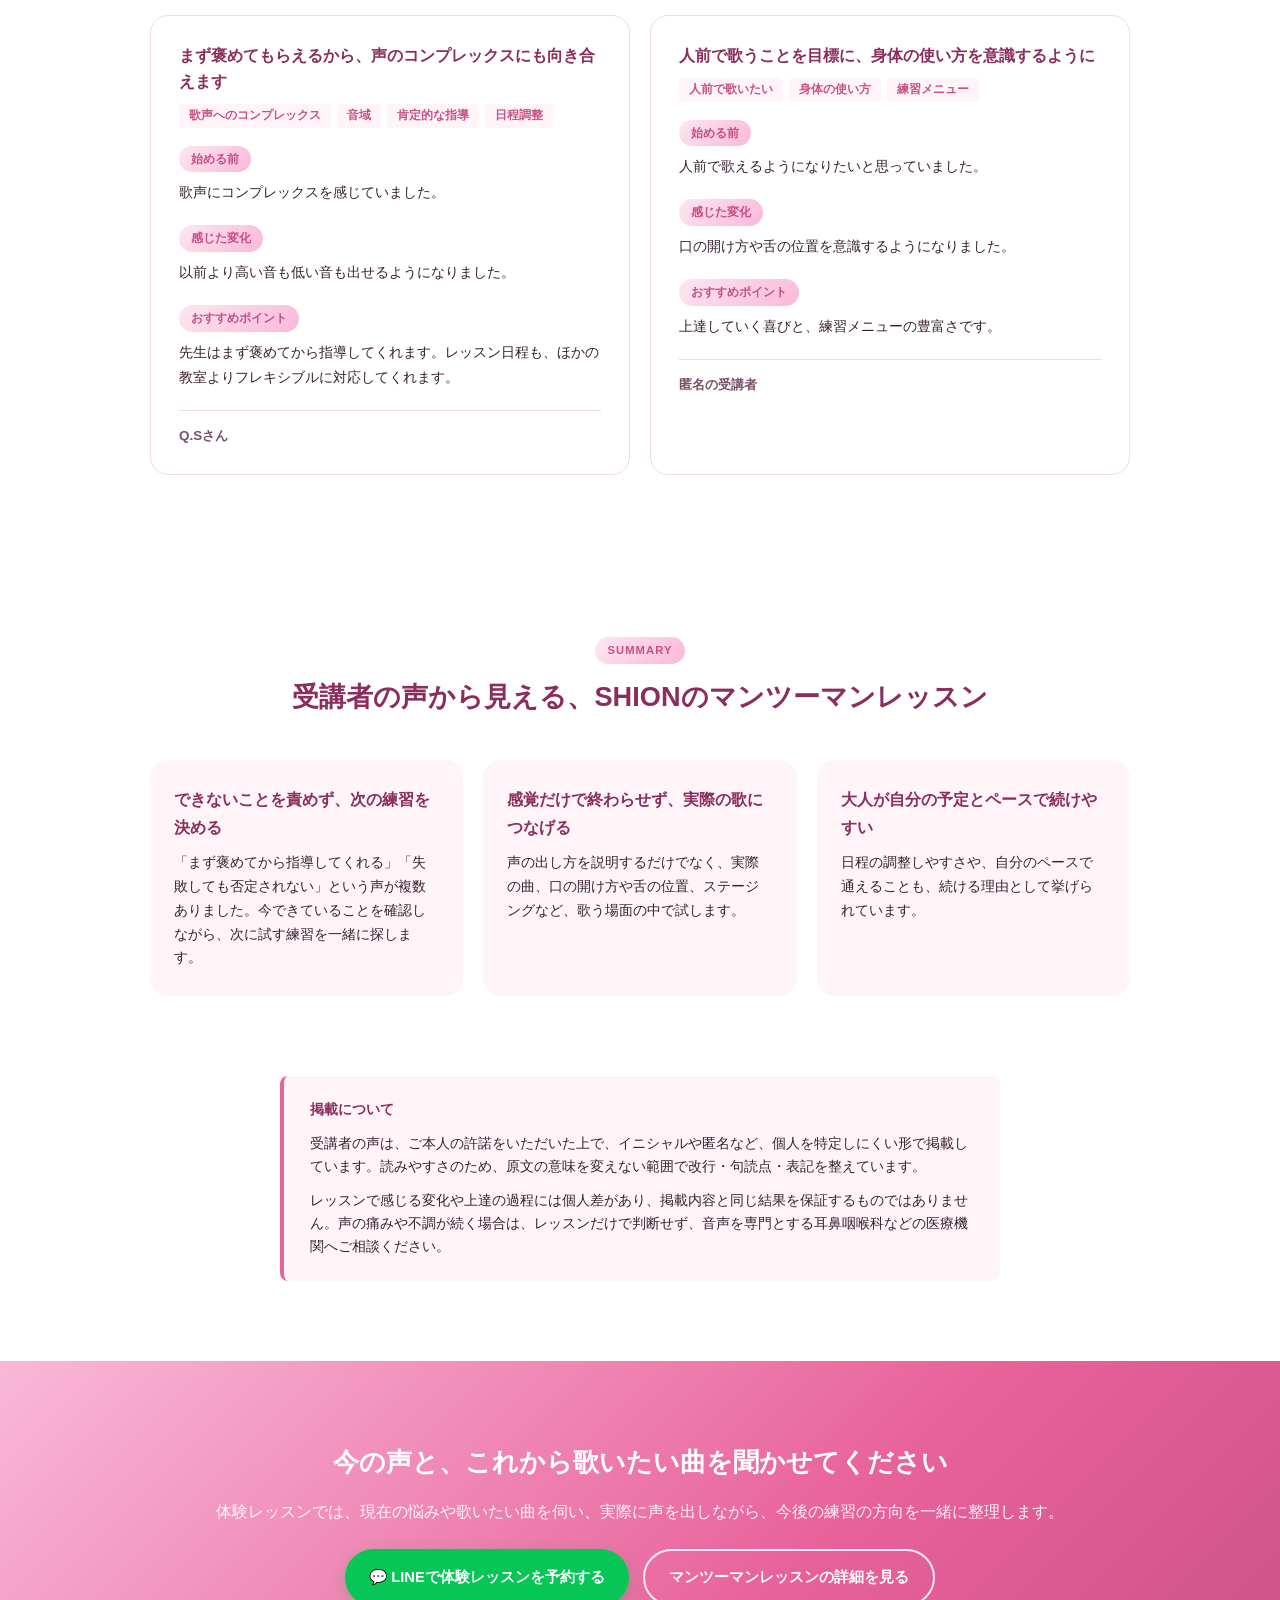
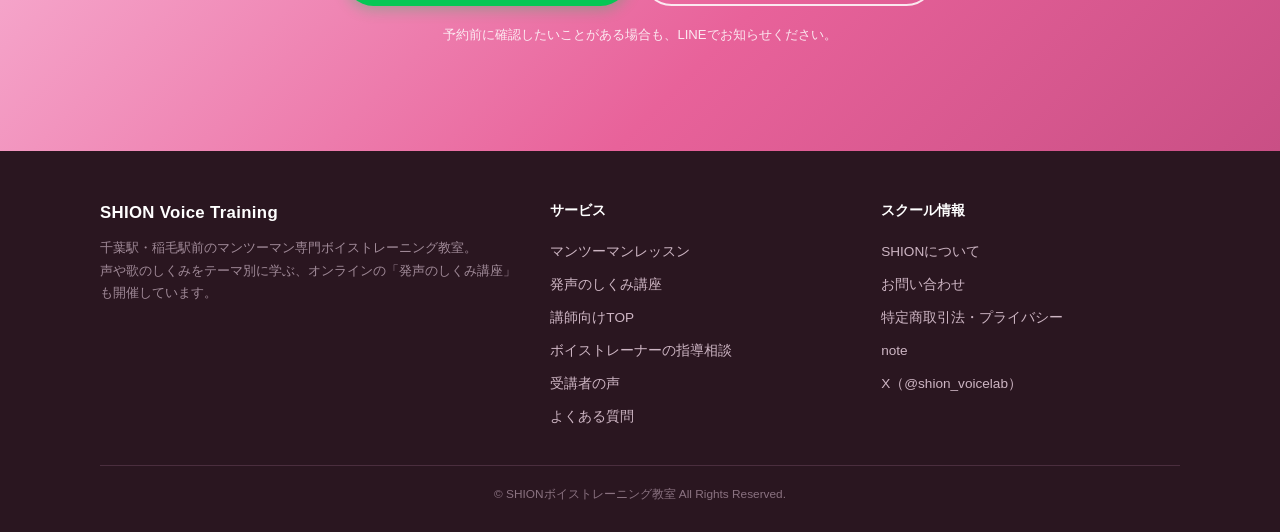
<file: voice/index.html>
<!DOCTYPE html>
<html lang="ja" prefix="og: https://ogp.me/ns#">
<head>
<meta charset="UTF-8">
<!-- Google Tag Manager -->
<script>(function(w,d,s,l,i){w[l]=w[l]||[];w[l].push({'gtm.start':
new Date().getTime(),event:'gtm.js'});var f=d.getElementsByTagName(s)[0],
j=d.createElement(s),dl=l!='dataLayer'?'&l='+l:'';j.async=true;j.src=
'https://www.googletagmanager.com/gtm.js?id='+i+dl;f.parentNode.insertBefore(j,f);
})(window,document,'script','dataLayer','GTM-PFFM9KVF');</script>
<!-- End Google Tag Manager -->
<meta name="viewport" content="width=device-width, initial-scale=1.0">

<title>マンツーマンレッスン受講者の声｜千葉・稲毛のボイトレ SHION</title>
<meta name="description" content="千葉駅・稲毛駅前のSHIONボイストレーニング教室に通う方の声をご紹介。高音、声量、音程、歌声へのコンプレックスなど、さまざまな悩みを持つ大人の受講者が感じた変化や、レッスンを続ける理由を掲載しています。">
<meta name="robots" content="index, follow">
<link rel="canonical" href="https://shion-voice.com/voice/">

<link rel="icon" type="image/svg+xml" href="/favicon.svg">

<meta property="og:type" content="website">
<meta property="og:title" content="マンツーマンレッスン受講者の声｜千葉・稲毛のボイトレ SHION">
<meta property="og:description" content="高音、声量、音程、歌声へのコンプレックス。さまざまな悩みを持つ大人の受講者が感じた変化と、レッスンを続ける理由をご紹介します。">
<meta property="og:url" content="https://shion-voice.com/voice/">
<meta property="og:image" content="https://shion-voice.com/shion_profile.jpg">
<meta property="og:locale" content="ja_JP">
<meta property="og:site_name" content="SHIONボイストレーニング教室">
<meta name="twitter:card" content="summary_large_image">
<meta name="twitter:site" content="@shion_voicelab">
<meta name="twitter:creator" content="@shion_voicelab">

<script type="application/ld+json">
{
  "@context": "https://schema.org",
  "@type": "BreadcrumbList",
  "itemListElement": [
    {"@type":"ListItem","position":1,"name":"トップ","item":"https://shion-voice.com/"},
    {"@type":"ListItem","position":2,"name":"受講者の声","item":"https://shion-voice.com/voice/"}
  ]
}
</script>

<style>
*, *::before, *::after { box-sizing: border-box; }
html { scroll-behavior: smooth; }
body {
  margin: 0;
  font-family: 'Hiragino Kaku Gothic ProN', 'Hiragino Sans', 'Noto Sans JP', 'Yu Gothic', sans-serif;
  color: #3a2030;
  background: #fff;
  line-height: 1.7;
  -webkit-font-smoothing: antialiased;
}
img { max-width: 100%; height: auto; display: block; }
a { color: inherit; text-decoration: none; }

:root {
  --pink:   #e8629a; --rose: #c94f85; --deep: #8b2d5e;
  --ink:    #3a2030; --sub:  #7a5068;
  --light:  #fff5f9; --line: #f0d8e4;
  --grad:   linear-gradient(135deg, #f9b8d8 0%, #e8629a 60%, #c94f85 100%);
  --grad2:  linear-gradient(135deg, #fde7f1 0%, #f9b8d8 100%);
  --shadow: 0 8px 24px rgba(201, 79, 133, 0.12);
}

.site-header {
  position: sticky; top: 0; z-index: 100;
  background: rgba(255,255,255,0.96);
  backdrop-filter: saturate(180%) blur(8px);
  border-bottom: 1px solid var(--line);
}
.header-inner {
  max-width: 1080px; margin: 0 auto;
  padding: 14px 20px;
  display: flex; align-items: center; justify-content: space-between; gap: 16px;
}
.logo {
  font-weight: 900; font-size: 1.05rem;
  background: var(--grad); -webkit-background-clip: text; background-clip: text; color: transparent;
  letter-spacing: 0.02em;
}
.logo-sub { font-size: 0.7rem; color: var(--sub); font-weight: 600; margin-left: 6px; }
.nav { display: flex; gap: 22px; align-items: center; }
.nav a { font-size: 0.88rem; font-weight: 600; color: var(--ink); }
.nav a.current { color: var(--rose); }
.nav a:hover { color: var(--rose); }
.nav .nav-cta {
  padding: 8px 16px; border-radius: 999px;
  background: var(--grad); color: #fff; font-size: 0.82rem;
}
.nav-toggle { display: none; }
@media (max-width: 1080px) and (min-width: 761px) {
  .nav { gap: 14px; }
  .nav a { font-size: 0.8rem; }
  .nav .nav-cta { padding: 8px 12px; font-size: 0.76rem; }
}
@media (max-width: 900px) and (min-width: 761px) {
  .nav { gap: 10px; }
  .nav a { font-size: 0.74rem; }
  .nav .nav-cta { padding: 7px 10px; font-size: 0.7rem; }
}
@media (max-width: 760px) {
  .nav { display: none; position: absolute; top: 100%; left: 0; right: 0;
    background: #fff; flex-direction: column; gap: 0; padding: 8px 0;
    border-bottom: 1px solid var(--line); box-shadow: var(--shadow); }
  .nav.open { display: flex; }
  .nav a { padding: 14px 22px; width: 100%; border-bottom: 1px solid var(--line); }
  .nav .nav-cta { margin: 12px 22px; text-align: center; width: auto; border-bottom: none; }
  .nav-toggle {
    display: inline-flex; align-items: center; justify-content: center;
    width: 40px; height: 40px; border: none; background: transparent;
    cursor: pointer; padding: 0; color: var(--deep);
  }
  .nav-toggle span { display: block; width: 22px; height: 2px; background: currentColor; position: relative; }
  .nav-toggle span::before, .nav-toggle span::after {
    content: ''; position: absolute; left: 0; width: 22px; height: 2px; background: currentColor;
  }
  .nav-toggle span::before { top: -7px; }
  .nav-toggle span::after  { top:  7px; }
}

.section { padding: 80px 20px; }
.container { max-width: 980px; margin: 0 auto; }
.eyebrow {
  display: inline-block; padding: 4px 12px; border-radius: 999px;
  background: var(--grad2); color: var(--rose);
  font-size: 0.7rem; font-weight: 800; letter-spacing: 0.1em;
}
.section-title {
  font-size: 1.7rem; font-weight: 900; color: var(--deep);
  margin: 14px 0 8px; line-height: 1.4;
}
.section-lead { color: var(--sub); margin-bottom: 36px; font-size: 0.95rem; }
.section-head { text-align: center; margin-bottom: 44px; }
.btn {
  display: inline-flex; align-items: center; gap: 8px;
  padding: 14px 24px; border-radius: 999px;
  font-weight: 700; font-size: 0.92rem;
  transition: transform .15s, box-shadow .15s;
  cursor: pointer; border: none;
}
.btn:hover { transform: translateY(-2px); }
.btn-primary { background: var(--grad); color: #fff; box-shadow: var(--shadow); }
.btn-outline { background: #fff; color: var(--rose); border: 2px solid var(--pink); }
.btn-line { background: #06C755; color: #fff; box-shadow: 0 4px 14px rgba(6,199,85,0.3); }

.crumb { max-width: 980px; margin: 0 auto; padding: 14px 20px 0; font-size: 0.78rem; color: var(--sub); }

/* ===== Page hero ===== */
.page-hero {
  background:
    radial-gradient(ellipse at top right, rgba(249,184,216,0.4), transparent 60%),
    #fff;
  padding: 60px 20px 50px;
  text-align: center;
}
.page-hero h1 {
  font-size: 2rem; font-weight: 900; color: var(--deep);
  margin: 0 0 16px; line-height: 1.45;
}
.page-hero p { color: var(--sub); margin: 0 auto 14px; max-width: 680px; font-size: 0.95rem; text-align: left; }
.page-hero .hero-note { font-size: 0.78rem; color: var(--sub); margin-top: 18px; text-align: center; }

/* ===== Anchor tags（近い悩みから読む） ===== */
.tag-nav { background: #fff; padding: 36px 20px 10px; }
.tag-nav-title {
  text-align: center; font-size: 1.05rem; font-weight: 900; color: var(--deep);
  margin: 0 0 18px;
}
.filter-bar {
  display: flex; flex-wrap: wrap; gap: 10px; justify-content: center;
  max-width: 760px; margin: 0 auto;
}
.filter-tag {
  background: #fff; border: 1.5px solid var(--line);
  padding: 8px 16px; border-radius: 999px;
  font-size: 0.82rem; font-weight: 700; color: var(--sub);
  display: inline-block;
}
.filter-tag:hover { background: var(--grad); color: #fff; border-color: transparent; }

/* ===== Featured voice ===== */
.featured-voice { background: var(--light); }
.featured-card {
  background: #fff; border-radius: 24px;
  padding: 40px 44px;
  box-shadow: var(--shadow);
}
.featured-head { display: flex; align-items: center; gap: 20px; margin-bottom: 20px; flex-wrap: wrap; }
.featured-avatar {
  width: 84px; height: 84px; border-radius: 50%;
  background: var(--grad);
  display: flex; align-items: center; justify-content: center;
  color: #fff; font-weight: 900; font-size: 1.8rem;
  box-shadow: 0 8px 24px rgba(201,79,133,0.25);
  flex-shrink: 0;
}
.featured-avatar span[aria-hidden] { pointer-events: none; }
.featured-title {
  font-size: 1.25rem; font-weight: 900; color: var(--deep);
  margin: 0 0 6px; line-height: 1.5;
}
.voice-tags { display: flex; flex-wrap: wrap; gap: 6px; }
.voice-tag {
  display: inline-block; padding: 2px 10px; border-radius: 4px;
  background: var(--light); color: var(--rose);
  font-size: 0.72rem; font-weight: 800;
}
.v-quote { margin: 0; padding: 0; }
.v-sec { margin-bottom: 18px; }
.v-sec:last-child { margin-bottom: 0; }
.v-sec-label {
  display: inline-block; font-size: 0.76rem; font-weight: 800;
  color: var(--rose); background: var(--grad2);
  padding: 3px 12px; border-radius: 999px; margin: 0 0 8px;
}
.v-sec p { margin: 0; font-size: 0.95rem; color: var(--ink); line-height: 1.85; }
.v-cite {
  display: block; font-style: normal;
  font-size: 0.84rem; color: var(--sub); font-weight: 700;
  border-top: 1px solid var(--line); padding-top: 14px; margin-top: 20px;
}
@media (max-width: 700px) {
  .featured-card { padding: 30px 24px; }
}

/* ===== Voice cards ===== */
.voices { background: #fff; }
.voice-grid {
  display: grid; grid-template-columns: repeat(2, 1fr); gap: 20px;
}
.voice-card {
  background: #fff; border: 1px solid var(--line); border-radius: 18px;
  padding: 26px 28px;
  transition: transform .15s, box-shadow .15s;
}
.voice-card:hover { transform: translateY(-3px); box-shadow: var(--shadow); }
.voice-card .card-title {
  font-size: 1.02rem; font-weight: 900; color: var(--deep);
  margin: 0 0 10px; line-height: 1.6;
}
.voice-card .voice-tags { margin-bottom: 16px; }
.voice-card .v-sec p { font-size: 0.9rem; line-height: 1.75; }
@media (max-width: 700px) { .voice-grid { grid-template-columns: 1fr; } }

/* ===== Mid CTA ===== */
.mid-cta { background: var(--light); text-align: center; padding: 60px 20px; }
.mid-cta h2 { font-size: 1.4rem; font-weight: 900; color: var(--deep); margin: 0 0 12px; }
.mid-cta p { color: var(--sub); font-size: 0.92rem; max-width: 620px; margin: 0 auto 24px; }
.cta-buttons { display: flex; flex-wrap: wrap; gap: 14px; justify-content: center; }

/* ===== Summary（声から見える特徴） ===== */
.summary { background: #fff; }
.summary-grid { display: grid; grid-template-columns: repeat(3, 1fr); gap: 20px; }
.summary-card {
  background: var(--light); border-radius: 18px; padding: 26px 24px;
}
.summary-card h3 { font-size: 1rem; font-weight: 900; color: var(--deep); margin: 0 0 10px; }
.summary-card p { font-size: 0.88rem; color: var(--ink); margin: 0; }
@media (max-width: 760px) { .summary-grid { grid-template-columns: 1fr; } }

/* ===== Disclaimer ===== */
.disclaimer { background: #fff; padding-top: 0; }
.disclaimer-box {
  max-width: 720px; margin: 0 auto;
  background: var(--light); border-left: 4px solid var(--pink);
  padding: 22px 26px; border-radius: 8px;
  font-size: 0.86rem; color: var(--ink);
}
.disclaimer-box strong { color: var(--deep); }

/* ===== CTA ===== */
.cta { background: var(--grad); color: #fff; text-align: center; }
.cta h2 { color: #fff; font-size: 1.6rem; font-weight: 900; margin: 0 0 14px; }
.cta p { color: rgba(255,255,255,0.92); margin: 0 0 24px; }
.cta .btn-outline { background: transparent; color: #fff; border-color: rgba(255,255,255,0.85); }
.cta .cta-sub { font-size: 0.82rem; margin-top: 18px; color: rgba(255,255,255,0.85); }

/* ===== Footer ===== */
.site-footer { background: #2a1620; color: #cdb5c3; padding: 48px 20px 28px; font-size: 0.85rem; }
.footer-inner {
  max-width: 1080px; margin: 0 auto;
  display: grid; grid-template-columns: 1.4fr 1fr 1fr; gap: 32px;
}
.footer-brand .logo { color: #fff; background: none; -webkit-text-fill-color: #fff; }
.footer-brand p { color: #a08a98; font-size: 0.82rem; margin: 10px 0 0; }
.footer-col h4 { color: #fff; font-size: 0.88rem; font-weight: 800; margin: 0 0 12px; }
.footer-col ul { list-style: none; padding: 0; margin: 0; }
.footer-col li { margin-bottom: 0; }
.footer-col a { display: inline-block; padding: 5px 0; }
.footer-col a:hover { color: #fff; }
.footer-bottom {
  max-width: 1080px; margin: 32px auto 0; padding-top: 18px;
  border-top: 1px solid #4a2e3e;
  font-size: 0.74rem; color: #8a7280; text-align: center;
}
@media (max-width: 760px) { .footer-inner { grid-template-columns: 1fr; gap: 24px; } }

/* ===== グローバルナビ：講師向けドロップダウン／アコーディオン ===== */
.nav-group { position: relative; display: flex; align-items: center; }
.nav-parent {
  font-family: inherit; font-size: 0.88rem; font-weight: 600; color: var(--ink);
  background: none; border: 0; padding: 0; cursor: pointer;
  display: inline-flex; align-items: center; gap: 5px; line-height: inherit;
}
.nav-parent:hover, .nav-parent[aria-expanded="true"] { color: var(--rose); }
.nav-group.is-current > .nav-parent { color: var(--rose); }
.nav-caret {
  width: 0; height: 0; border-left: 4px solid transparent; border-right: 4px solid transparent;
  border-top: 5px solid currentColor; transition: transform .15s;
}
.nav-parent[aria-expanded="true"] .nav-caret { transform: rotate(180deg); }
.nav-sub {
  display: none; position: absolute; top: 100%; left: 50%; transform: translateX(-50%);
  margin-top: 12px; min-width: 232px; z-index: 120;
  background: #fff; border: 1px solid var(--line); border-radius: 14px;
  box-shadow: var(--shadow); padding: 8px;
}
.nav-sub.open { display: block; }
.nav-sub a {
  display: block; padding: 10px 14px; border-radius: 9px;
  font-size: 0.84rem; font-weight: 600; color: var(--ink); white-space: nowrap;
}
.nav-sub a:hover, .nav-sub a:focus-visible { background: var(--light); color: var(--rose); }
.nav-sub a.current { color: var(--rose); font-weight: 800; }
.nav-parent:focus-visible, .nav-sub a:focus-visible { outline: 2px solid var(--rose); outline-offset: 2px; }
@media (max-width: 1080px) and (min-width: 761px) {
  .nav-parent { font-size: 0.8rem; }
}
@media (max-width: 900px) and (min-width: 761px) {
  .nav-parent { font-size: 0.74rem; }
  .nav-sub { min-width: 210px; }
  .nav-sub a { font-size: 0.78rem; }
}
@media (max-width: 760px) {
  .nav-group { display: block; width: 100%; }
  .nav-parent {
    width: 100%; justify-content: space-between;
    padding: 14px 22px; border-bottom: 1px solid var(--line); font-size: 0.88rem;
  }
  .nav-sub {
    display: none; position: static; transform: none; margin: 0; padding: 0;
    min-width: 0; background: var(--light); border: 0; border-radius: 0; box-shadow: none;
  }
  .nav-sub.open { display: block; }
  .nav-sub a {
    padding: 13px 22px 13px 38px; border-radius: 0;
    border-bottom: 1px solid var(--line); white-space: normal; width: 100%;
  }
}
</style>
</head>
<body>
<!-- Google Tag Manager (noscript) -->
<noscript><iframe src="https://www.googletagmanager.com/ns.html?id=GTM-PFFM9KVF"
height="0" width="0" style="display:none;visibility:hidden"></iframe></noscript>
<!-- End Google Tag Manager (noscript) -->

<header class="site-header">
  <div class="header-inner">
    <a href="../" class="logo-wrap">
      <span class="logo">SHION</span>
      <span class="logo-sub">Voice Training</span>
    </a>
    <button class="nav-toggle" aria-label="メニューを開く" aria-controls="nav" aria-expanded="false" onclick="var n=document.getElementById('nav'); var o=n.classList.toggle('open'); this.setAttribute('aria-expanded', o);">
      <span></span>
    </button>
    <nav class="nav" id="nav" aria-label="メインメニュー">
      <a href="../lesson/">マンツーマン</a>
      <a href="../course/">発声のしくみ講座</a>
      <div class="nav-group">
        <button type="button" class="nav-parent" id="nav-teacher-btn" aria-expanded="false" aria-controls="nav-teacher-sub">講師向け<span class="nav-caret" aria-hidden="true"></span></button>
        <div class="nav-sub" id="nav-teacher-sub" role="group" aria-labelledby="nav-teacher-btn">
          <a href="../teacher/">講師向けTOP</a>
          <a href="../teacher-support/">ボイストレーナーの指導相談</a>
        </div>
      </div>
      <a href="../voice/" class="current">受講者の声</a>
      <a href="../about/">SHIONについて</a>
      <a href="../faq/">よくある質問</a>
      <a href="https://line.me/ti/p/@woa7639t" target="_blank" rel="noopener" class="nav-cta">LINEで相談する</a>
    </nav>
  </div>
</header>

<nav class="crumb" aria-label="パンくず">
  <a href="../">トップ</a> ＞ 受講者の声
</nav>

<!-- ===== Hero ===== -->
<section class="page-hero">
  <span class="eyebrow">VOICES</span>
  <h1 style="margin-top:14px;">マンツーマンレッスンを受けた方の声</h1>
  <p>高音が出しにくい。声量や音程に自信がない。人前で歌ってみたいけれど、今から始めても遅い気がする。</p>
  <p>ここでは、千葉駅・稲毛駅前のマンツーマンレッスンを受けている方が、始める前に感じていたこと、レッスンで感じた変化、続けている理由をご紹介します。</p>
  <p>年齢も経験も悩みも人それぞれです。「自分にも合いそうか」を考える材料として、近い声から読んでみてください。</p>
  <p class="hero-note">※掲載内容はご本人の許諾をいただいたものです。感じ方や上達の過程には個人差があります。</p>
</section>

<!-- ===== 近い悩みから読む ===== -->
<nav class="tag-nav" aria-label="近い悩みから読む">
  <h2 class="tag-nav-title">近い悩みから読む</h2>
  <div class="filter-bar">
    <a class="filter-tag" href="#voice-am">高音</a>
    <a class="filter-tag" href="#voice-ai">声量</a>
    <a class="filter-tag" href="#voice-me">音程</a>
    <a class="filter-tag" href="#voice-tt">声の細さ</a>
    <a class="filter-tag" href="#voice-qs">歌声へのコンプレックス</a>
    <a class="filter-tag" href="#voice-mt">年齢・初心者の不安</a>
    <a class="filter-tag" href="#voice-anon">人前で歌いたい</a>
    <a class="filter-tag" href="#voice-am">喉の負担感</a>
    <a class="filter-tag" href="#voice-mt">続けやすさ</a>
  </div>
</nav>

<!-- ===== Featured：M.Tさん ===== -->
<section class="section featured-voice" id="voice-mt">
  <div class="container">
    <div class="section-head">
      <span class="eyebrow">FEATURED</span>
      <h2 class="section-title">特集：50代後半で始めた受講者の声</h2>
      <p class="section-lead" style="margin-bottom:0;">アンケートで寄せていただいたお声を、許諾の範囲でご紹介します。</p>
    </div>

    <article class="featured-card">
      <div class="featured-head">
        <div class="featured-avatar" aria-hidden="true">M</div>
        <div>
          <h3 class="featured-title">「今さら」と迷いながら、50代後半でレッスンを始めました</h3>
          <div class="voice-tags">
            <span class="voice-tag">年齢・初心者の不安</span>
            <span class="voice-tag">声量</span>
            <span class="voice-tag">高音</span>
            <span class="voice-tag">続けやすさ</span>
          </div>
        </div>
      </div>
      <blockquote class="v-quote">
        <div class="v-sec">
          <span class="v-sec-label">始める前</span>
          <p>大声で思い切り歌を歌ってみたいと思ったのがきっかけでした。声の出し方も分からない、高音が出せない。年齢も50代後半で今さら……と悩みましたが、思い切ってレッスンを受けてみました。</p>
        </div>
        <div class="v-sec">
          <span class="v-sec-label">感じた変化</span>
          <p>まず声が大きくなりました。そして「声が通るようになった」とよく言われます。以前よりは高音が出せるようになったと思います。</p>
        </div>
        <div class="v-sec">
          <span class="v-sec-label">続けている理由</span>
          <p>自分の予定やペースに合わせてレッスンできることが、とてもいいと思っています。</p>
          <p style="margin-top:10px;">先生はいつも穏やかで、失敗したりできなくても否定せず、褒めて伸ばしてくださる。それが通い続けている理由です。そして何より、レッスンが楽しいです。</p>
        </div>
        <cite class="v-cite">M.Tさん｜60代女性</cite>
      </blockquote>
    </article>
  </div>
</section>

<!-- ===== 中間CTA ===== -->
<section class="mid-cta">
  <h2>年齢や経験より、今の声から始めます</h2>
  <p>体験レッスンでは、現在の悩みや歌いたい曲を伺い、実際に声を出しながら、これからの練習の方向を一緒に整理します。</p>
  <div class="cta-buttons">
    <a href="https://line.me/ti/p/@woa7639t" target="_blank" rel="noopener" class="btn btn-line">💬 LINEで体験レッスンを予約する</a>
    <a href="../lesson/" class="btn btn-outline">マンツーマンレッスンの内容・料金を見る</a>
  </div>
</section>

<!-- ===== Voice cards ===== -->
<section class="section voices">
  <div class="container">
    <div class="section-head">
      <span class="eyebrow">ALL VOICES</span>
      <h2 class="section-title">受講者の声</h2>
      <p class="section-lead">始める前の悩み、感じた変化、おすすめポイントを、ご本人の言葉でご紹介します。</p>
    </div>

    <div class="voice-grid">

      <article class="voice-card" id="voice-am">
        <h3 class="card-title">マンツーマンで質問しやすく、前向きに続けられます</h3>
        <div class="voice-tags">
          <span class="voice-tag">高音</span>
          <span class="voice-tag">喉の負担感</span>
          <span class="voice-tag">質問しやすさ</span>
          <span class="voice-tag">通いやすさ</span>
        </div>
        <blockquote class="v-quote">
          <div class="v-sec">
            <span class="v-sec-label">始める前</span>
            <p>40代半ばになり、興味があったのでトライしてみました。</p>
          </div>
          <div class="v-sec">
            <span class="v-sec-label">感じた変化</span>
            <p>呼吸の仕方が変わったことで、歌っていても喉が痛くならなくなりました。高音も出しやすくなりました。</p>
          </div>
          <div class="v-sec">
            <span class="v-sec-label">おすすめポイント</span>
            <p>駅から近く通いやすいこと。マンツーマンなので、いろいろ聞きやすいこと。講師がポジティブなので、レッスンが楽しいです。</p>
          </div>
          <cite class="v-cite">A.Mさん</cite>
        </blockquote>
      </article>

      <article class="voice-card" id="voice-ai">
        <h3 class="card-title">楽器に負けていた声を、実際の歌の中で練習</h3>
        <div class="voice-tags">
          <span class="voice-tag">声量</span>
          <span class="voice-tag">高音</span>
          <span class="voice-tag">実際の曲で練習</span>
        </div>
        <blockquote class="v-quote">
          <div class="v-sec">
            <span class="v-sec-label">始める前</span>
            <p>楽器に声量が負けていました。</p>
          </div>
          <div class="v-sec">
            <span class="v-sec-label">感じた変化</span>
            <p>声量が大きくなり、高音が出るようになりました。</p>
          </div>
          <div class="v-sec">
            <span class="v-sec-label">おすすめポイント</span>
            <p>実際の歌から指導していただけるので、理解しやすいところです。</p>
          </div>
          <cite class="v-cite">A.Iさん</cite>
        </blockquote>
      </article>

      <article class="voice-card" id="voice-tt">
        <h3 class="card-title">声の細さが悩み。レッスン前後の違いに驚きます</h3>
        <div class="voice-tags">
          <span class="voice-tag">声の細さ</span>
          <span class="voice-tag">声量</span>
          <span class="voice-tag">説明のわかりやすさ</span>
        </div>
        <blockquote class="v-quote">
          <div class="v-sec">
            <span class="v-sec-label">始める前</span>
            <p>声が細くて、声量が小さいことがコンプレックスでした。</p>
          </div>
          <div class="v-sec">
            <span class="v-sec-label">感じた変化</span>
            <p>声の質が変わり、ハリが出てきました。前よりも、大きい声が出せるようになりました。</p>
          </div>
          <div class="v-sec">
            <span class="v-sec-label">おすすめポイント</span>
            <p>SHION先生の説明は、とてもわかりやすいです。体は思い通りに動かないこともありますが、レッスンの前と後では、明らかに声の質も発声方法も変わり、その変化に驚きます。</p>
          </div>
          <cite class="v-cite">T.Tさん</cite>
        </blockquote>
      </article>

      <article class="voice-card" id="voice-me">
        <h3 class="card-title">発声だけでなく、歌とステージングまで相談できます</h3>
        <div class="voice-tags">
          <span class="voice-tag">音程</span>
          <span class="voice-tag">地声と裏声</span>
          <span class="voice-tag">続けやすさ</span>
          <span class="voice-tag">ステージング</span>
        </div>
        <blockquote class="v-quote">
          <div class="v-sec">
            <span class="v-sec-label">始める前</span>
            <p>自分の音程に不安がありました。自分と歌が上手い人の違いを知りたいと思っていました。</p>
          </div>
          <div class="v-sec">
            <span class="v-sec-label">感じた変化</span>
            <p>必要な筋肉を身につけて、喉に負担なく、地声と裏声の切り替えがない声を幅広く出せるようになりました。</p>
          </div>
          <div class="v-sec">
            <span class="v-sec-label">おすすめポイント</span>
            <p>自分の都合に合わせて続けやすいこと。先生がポジティブに支えてくれること。発声だけでなく、ステージングもしっかり教えてくれることです。</p>
          </div>
          <cite class="v-cite">M.Eさん</cite>
        </blockquote>
      </article>

      <article class="voice-card" id="voice-qs">
        <h3 class="card-title">まず褒めてもらえるから、声のコンプレックスにも向き合えます</h3>
        <div class="voice-tags">
          <span class="voice-tag">歌声へのコンプレックス</span>
          <span class="voice-tag">音域</span>
          <span class="voice-tag">肯定的な指導</span>
          <span class="voice-tag">日程調整</span>
        </div>
        <blockquote class="v-quote">
          <div class="v-sec">
            <span class="v-sec-label">始める前</span>
            <p>歌声にコンプレックスを感じていました。</p>
          </div>
          <div class="v-sec">
            <span class="v-sec-label">感じた変化</span>
            <p>以前より高い音も低い音も出せるようになりました。</p>
          </div>
          <div class="v-sec">
            <span class="v-sec-label">おすすめポイント</span>
            <p>先生はまず褒めてから指導してくれます。レッスン日程も、ほかの教室よりフレキシブルに対応してくれます。</p>
          </div>
          <cite class="v-cite">Q.Sさん</cite>
        </blockquote>
      </article>

      <article class="voice-card" id="voice-anon">
        <h3 class="card-title">人前で歌うことを目標に、身体の使い方を意識するように</h3>
        <div class="voice-tags">
          <span class="voice-tag">人前で歌いたい</span>
          <span class="voice-tag">身体の使い方</span>
          <span class="voice-tag">練習メニュー</span>
        </div>
        <blockquote class="v-quote">
          <div class="v-sec">
            <span class="v-sec-label">始める前</span>
            <p>人前で歌えるようになりたいと思っていました。</p>
          </div>
          <div class="v-sec">
            <span class="v-sec-label">感じた変化</span>
            <p>口の開け方や舌の位置を意識するようになりました。</p>
          </div>
          <div class="v-sec">
            <span class="v-sec-label">おすすめポイント</span>
            <p>上達していく喜びと、練習メニューの豊富さです。</p>
          </div>
          <cite class="v-cite">匿名の受講者</cite>
        </blockquote>
      </article>

    </div>
  </div>
</section>

<!-- ===== 声から見える特徴 ===== -->
<section class="section summary">
  <div class="container">
    <div class="section-head">
      <span class="eyebrow">SUMMARY</span>
      <h2 class="section-title">受講者の声から見える、SHIONのマンツーマンレッスン</h2>
    </div>

    <div class="summary-grid">
      <div class="summary-card">
        <h3>できないことを責めず、次の練習を決める</h3>
        <p>「まず褒めてから指導してくれる」「失敗しても否定されない」という声が複数ありました。今できていることを確認しながら、次に試す練習を一緒に探します。</p>
      </div>
      <div class="summary-card">
        <h3>感覚だけで終わらせず、実際の歌につなげる</h3>
        <p>声の出し方を説明するだけでなく、実際の曲、口の開け方や舌の位置、ステージングなど、歌う場面の中で試します。</p>
      </div>
      <div class="summary-card">
        <h3>大人が自分の予定とペースで続けやすい</h3>
        <p>日程の調整しやすさや、自分のペースで通えることも、続ける理由として挙げられています。</p>
      </div>
    </div>
  </div>
</section>

<!-- ===== Disclaimer ===== -->
<section class="section disclaimer">
  <div class="container">
    <div class="disclaimer-box">
      <p style="margin:0 0 10px;"><strong>掲載について</strong></p>
      <p style="margin:0;">
        受講者の声は、ご本人の許諾をいただいた上で、イニシャルや匿名など、個人を特定しにくい形で掲載しています。読みやすさのため、原文の意味を変えない範囲で改行・句読点・表記を整えています。
      </p>
      <p style="margin:10px 0 0;">
        レッスンで感じる変化や上達の過程には個人差があり、掲載内容と同じ結果を保証するものではありません。声の痛みや不調が続く場合は、レッスンだけで判断せず、音声を専門とする耳鼻咽喉科などの医療機関へご相談ください。
      </p>
    </div>
  </div>
</section>

<!-- ===== CTA ===== -->
<section class="section cta">
  <div class="container">
    <h2>今の声と、これから歌いたい曲を聞かせてください</h2>
    <p>体験レッスンでは、現在の悩みや歌いたい曲を伺い、実際に声を出しながら、今後の練習の方向を一緒に整理します。</p>
    <div class="cta-buttons">
      <a href="https://line.me/ti/p/@woa7639t" target="_blank" rel="noopener" class="btn btn-line">💬 LINEで体験レッスンを予約する</a>
      <a href="../lesson/" class="btn btn-outline">マンツーマンレッスンの詳細を見る</a>
    </div>
    <p class="cta-sub">予約前に確認したいことがある場合も、LINEでお知らせください。</p>
  </div>
</section>

<footer class="site-footer">
  <div class="footer-inner">
    <div class="footer-brand">
      <span class="logo">SHION Voice Training</span>
      <p>千葉駅・稲毛駅前のマンツーマン専門ボイストレーニング教室。<br>声や歌のしくみをテーマ別に学ぶ、オンラインの「発声のしくみ講座」も開催しています。</p>
    </div>
    <div class="footer-col">
      <h4>サービス</h4>
      <ul>
        <li><a href="../lesson/">マンツーマンレッスン</a></li>
        <li><a href="../course/">発声のしくみ講座</a></li>
        <li><a href="../teacher/">講師向けTOP</a></li>
        <li><a href="../teacher-support/">ボイストレーナーの指導相談</a></li>
        <li><a href="../voice/">受講者の声</a></li>
        <li><a href="../faq/">よくある質問</a></li>
      </ul>
    </div>
    <div class="footer-col">
      <h4>スクール情報</h4>
      <ul>
        <li><a href="../about/">SHIONについて</a></li>
        <li><a href="mailto:shion.vocal@gmail.com">お問い合わせ</a></li>
        <li><a href="../legal/">特定商取引法・プライバシー</a></li>
        <li><a href="https://note.com/shion_vocal" target="_blank" rel="noopener">note</a></li>
        <li><a href="https://x.com/shion_voicelab" target="_blank" rel="noopener">X（@shion_voicelab）</a></li>
      </ul>
    </div>
  </div>
  <div class="footer-bottom">
    © SHIONボイストレーニング教室 All Rights Reserved.
  </div>
</footer>


<script>
/* グローバルナビ：講師向けメニューの開閉（クリック／Esc／外側クリック／フォーカス離脱） */
(function () {
  var group = document.querySelector('.nav-group');
  if (!group) return;
  var btn = group.querySelector('.nav-parent');
  var sub = group.querySelector('.nav-sub');
  if (!btn || !sub) return;

  function setOpen(open) {
    sub.classList.toggle('open', open);
    btn.setAttribute('aria-expanded', open ? 'true' : 'false');
  }
  btn.addEventListener('click', function (e) {
    e.stopPropagation();
    setOpen(!sub.classList.contains('open'));
  });
  document.addEventListener('click', function (e) {
    if (!group.contains(e.target)) setOpen(false);
  });
  document.addEventListener('keydown', function (e) {
    if (e.key === 'Escape' && sub.classList.contains('open')) {
      setOpen(false);
      btn.focus();
    }
  });
  group.addEventListener('focusout', function (e) {
    if (!group.contains(e.relatedTarget)) setOpen(false);
  });
})();
</script>
</body>
</html>
</file>
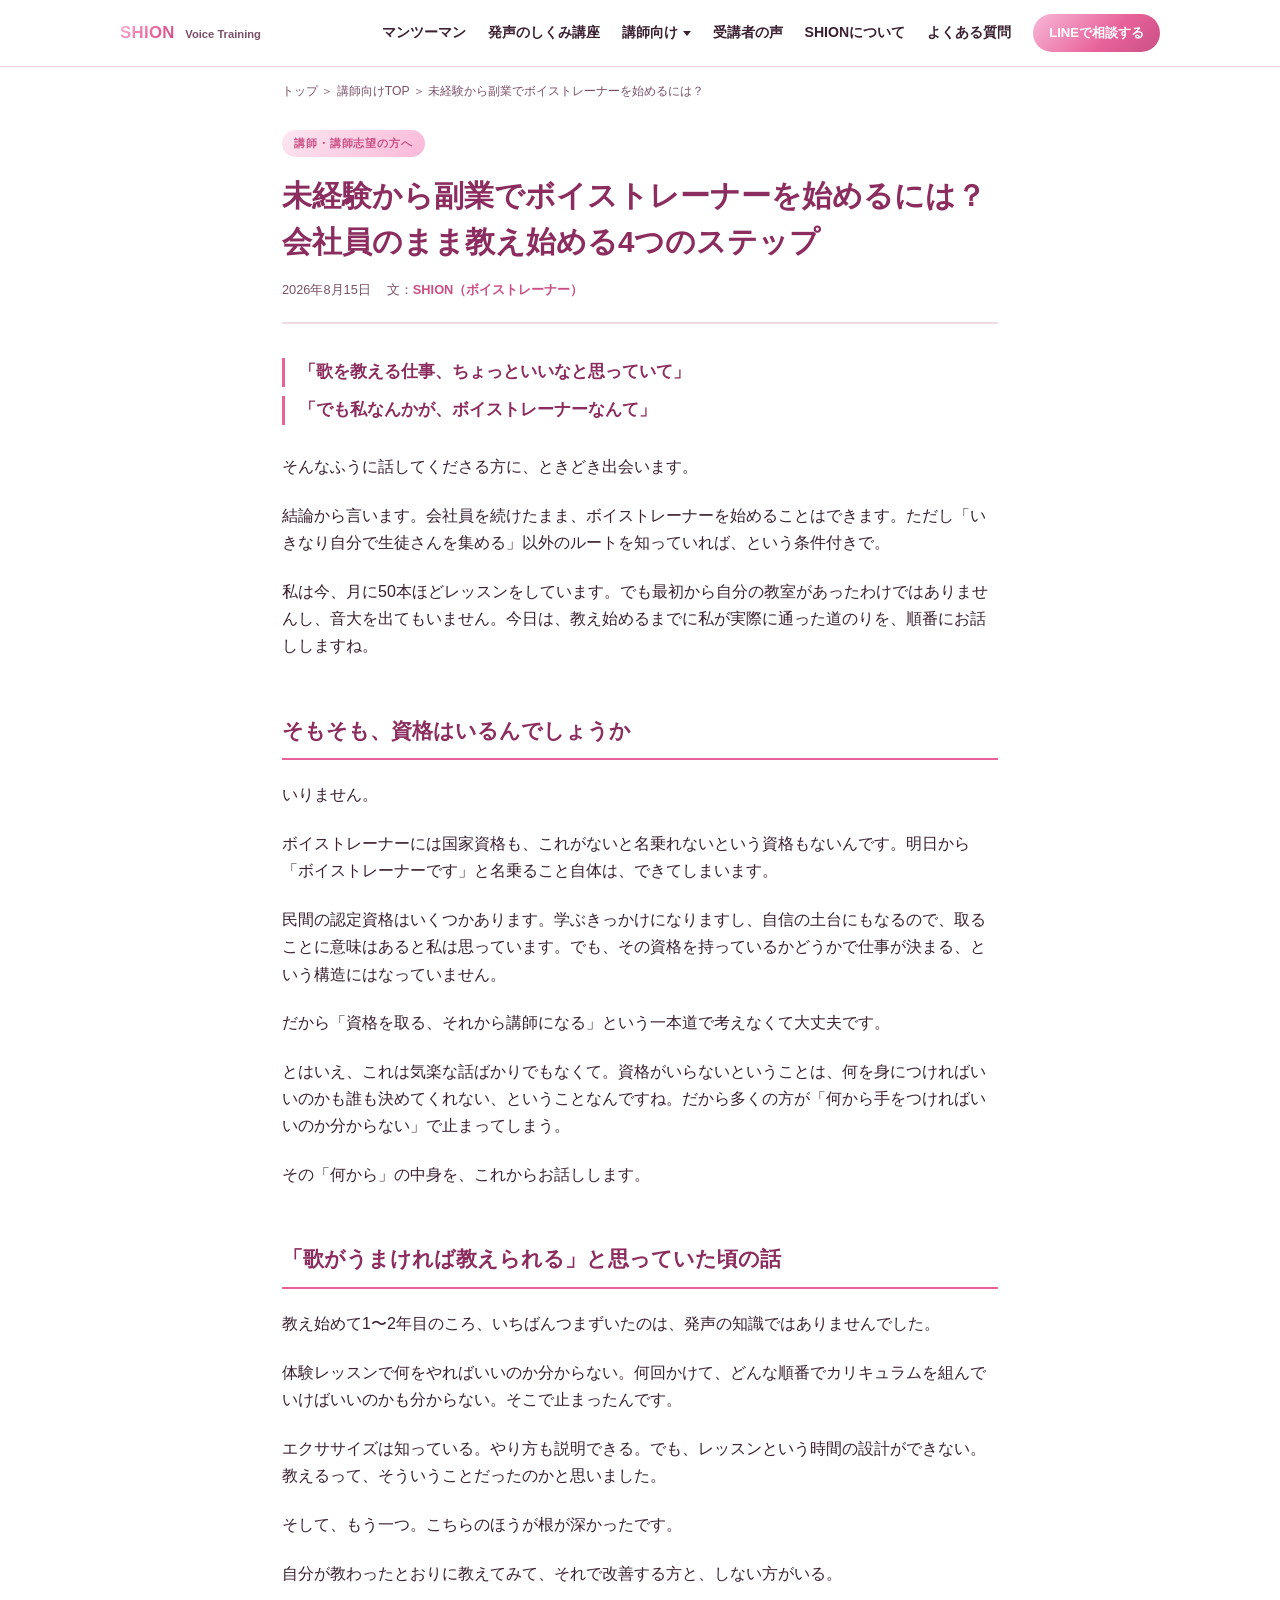
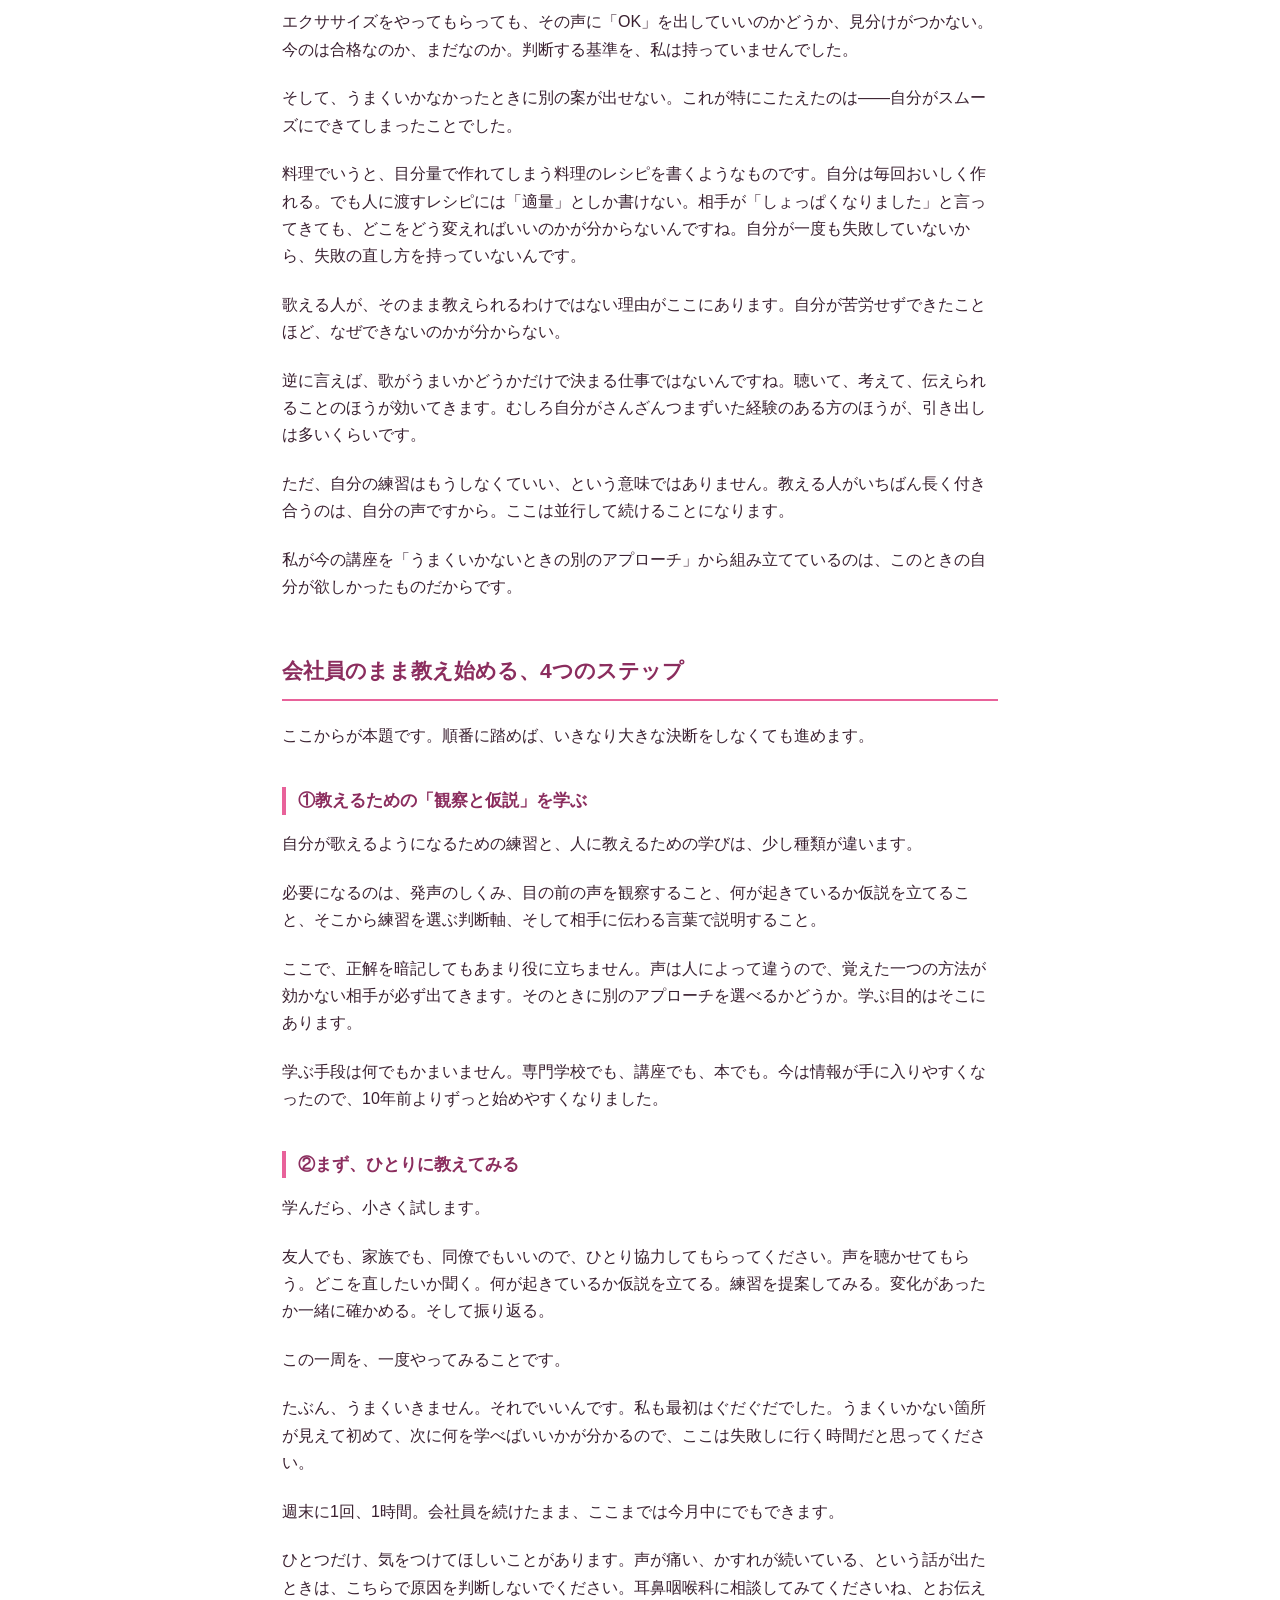
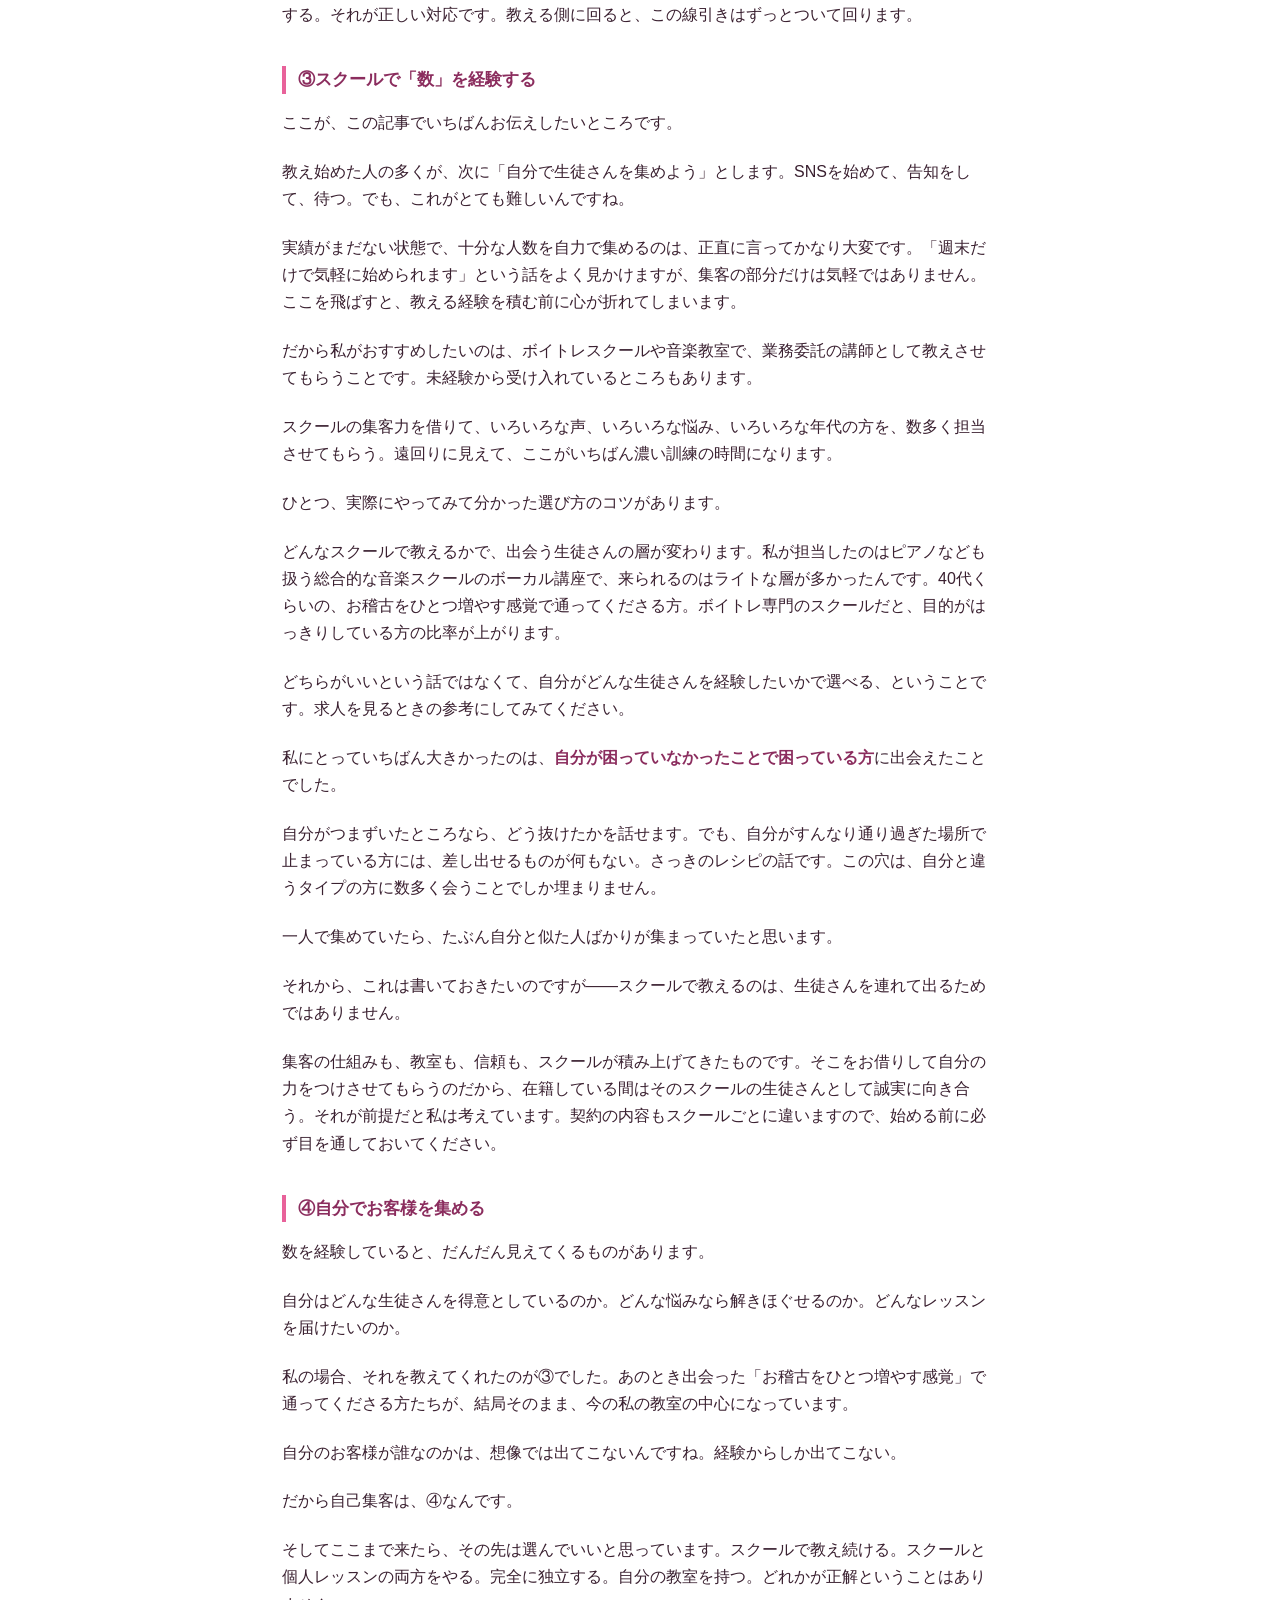
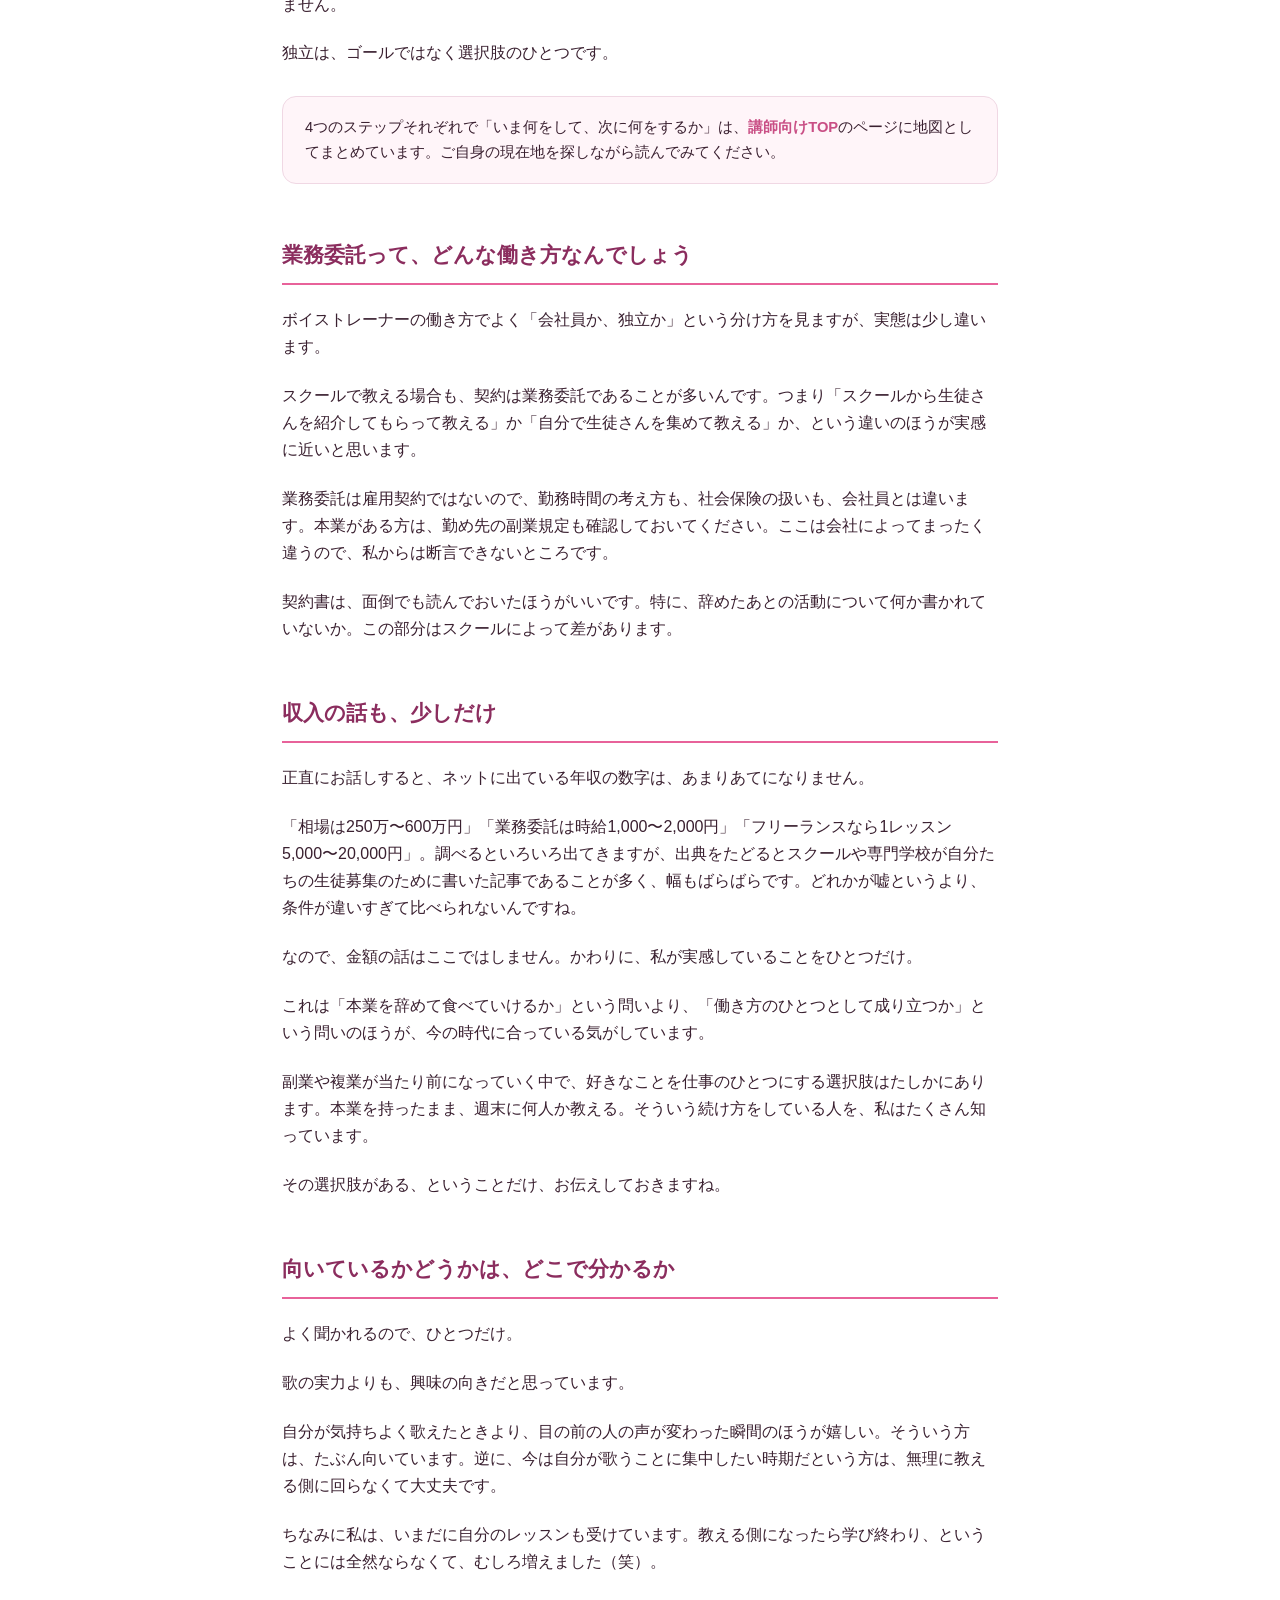
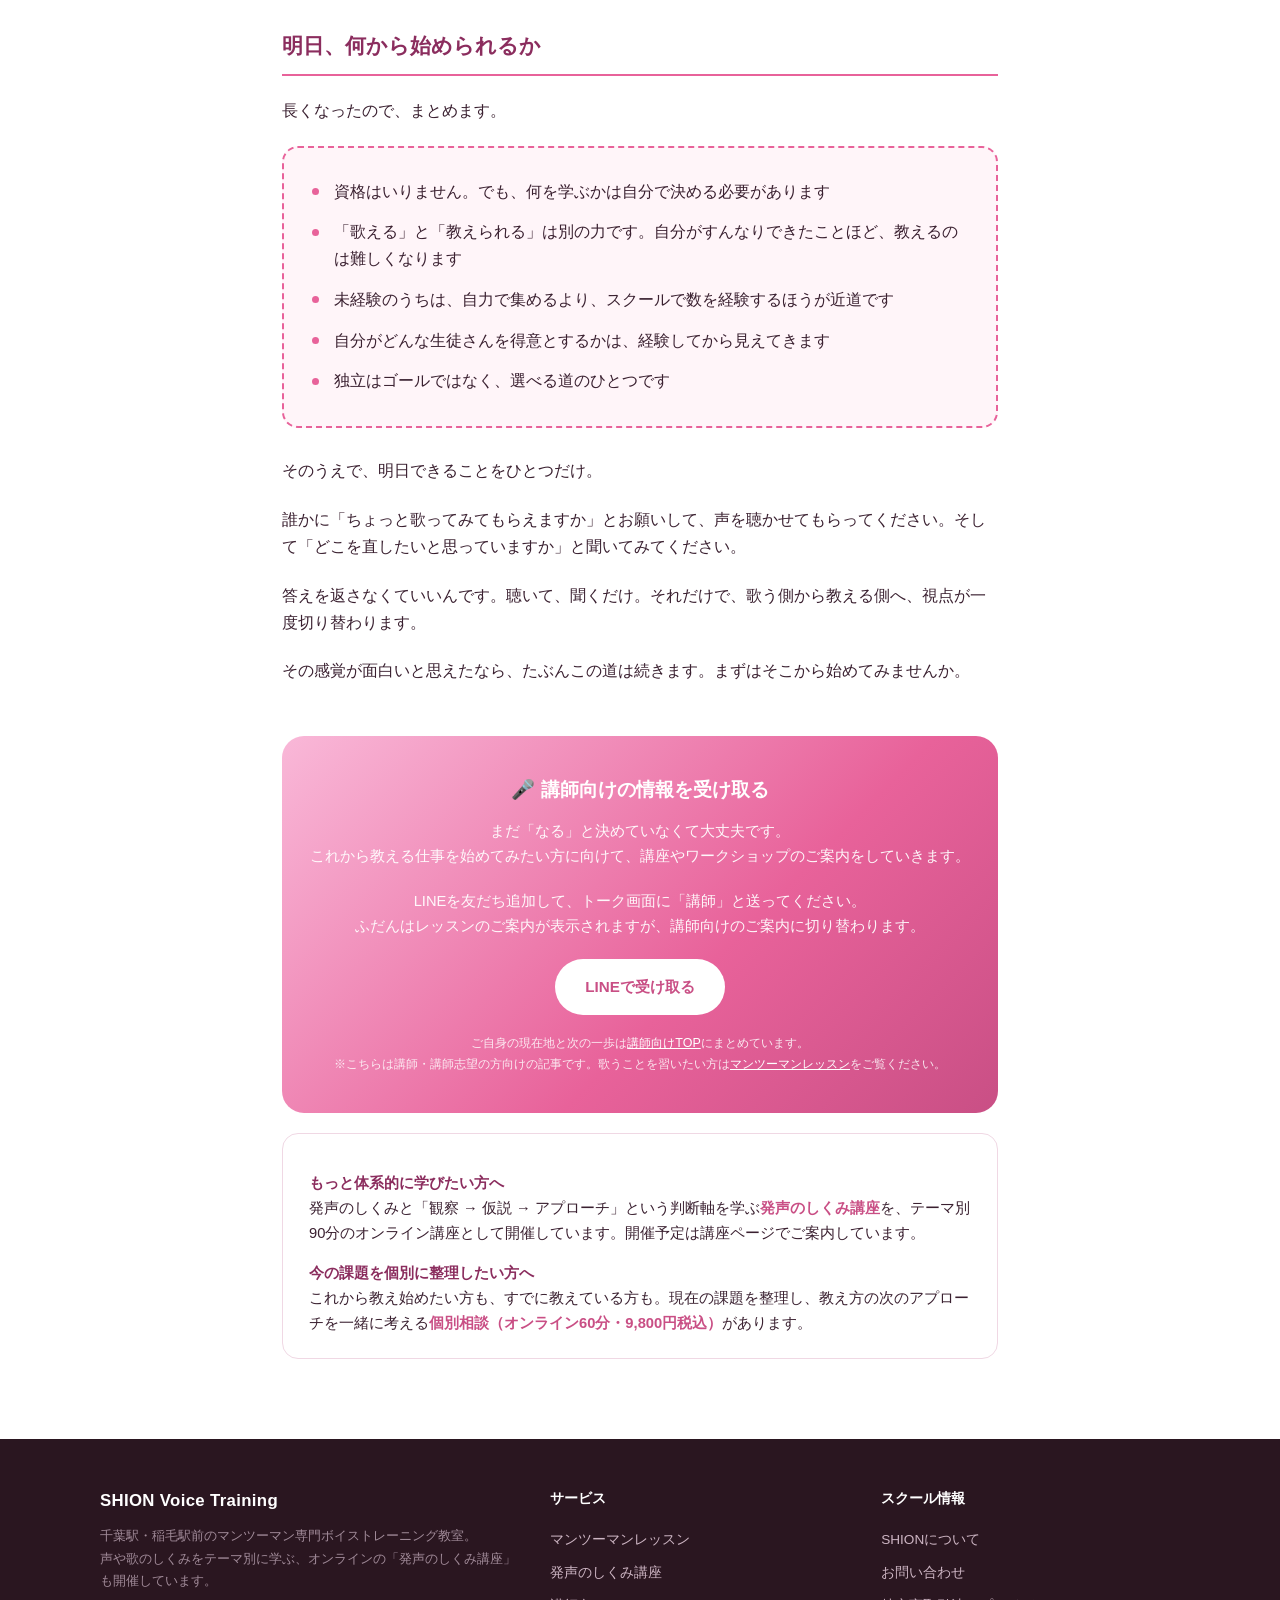
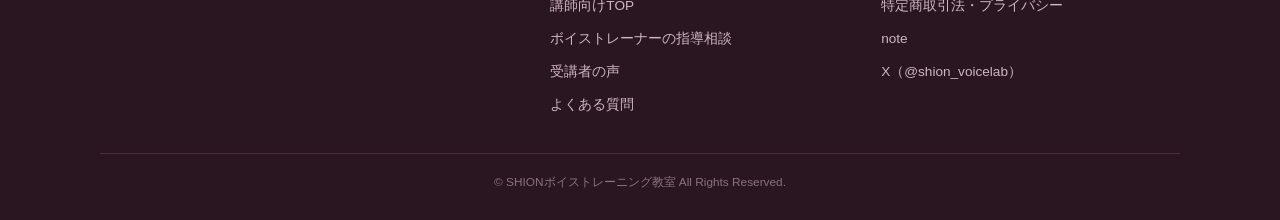
<file: column/voice-trainer-side-job/index.html>
<!DOCTYPE html>
<html lang="ja" prefix="og: https://ogp.me/ns#">
<head>
<meta charset="UTF-8">
<!-- Google Tag Manager -->
<script>(function(w,d,s,l,i){w[l]=w[l]||[];w[l].push({'gtm.start':
new Date().getTime(),event:'gtm.js'});var f=d.getElementsByTagName(s)[0],
j=d.createElement(s),dl=l!='dataLayer'?'&l='+l:'';j.async=true;j.src=
'https://www.googletagmanager.com/gtm.js?id='+i+dl;f.parentNode.insertBefore(j,f);
})(window,document,'script','dataLayer','GTM-PFFM9KVF');</script>
<!-- End Google Tag Manager -->
<meta name="viewport" content="width=device-width, initial-scale=1.0">

<title>未経験から副業でボイストレーナーを始める4ステップ｜SHION</title>
<meta name="description" content="未経験から副業でボイストレーナーを始めるには、資格より先に知っておきたいことがあります。会社員を続けながら、学ぶ・小さく教える・スクールで経験を積む・自分で集めるという4つのステップを、10年教えてきた立場からお話しします。">
<meta name="keywords" content="ボイストレーナー 副業,ボイトレ講師 副業,ボイストレーナー 未経験,ボイストレーナー 会社員,歌の先生 副業,ボイストレーナー 始め方">
<meta name="robots" content="index, follow">
<link rel="canonical" href="https://shion-voice.com/column/voice-trainer-side-job/">

<link rel="icon" type="image/svg+xml" href="/favicon.svg">

<meta property="og:type" content="article">
<meta property="og:title" content="未経験から副業でボイストレーナーを始めるには？会社員のまま教え始める4つのステップ">
<meta property="og:description" content="ボイストレーナーになることは、本業を辞めることと同じではありません。学ぶ・小さく教える・スクールで数を経験する・自分で集める、という4つのステップを、10年教えてきた立場からお話しします。">
<meta property="og:url" content="https://shion-voice.com/column/voice-trainer-side-job/">
<meta property="og:image" content="https://shion-voice.com/shion_profile.jpg">
<meta property="og:locale" content="ja_JP">
<meta property="og:site_name" content="SHIONボイストレーニング教室">
<meta property="article:published_time" content="2026-08-15T18:56:00+09:00">
<meta property="article:modified_time" content="2026-08-15T18:56:00+09:00">
<meta name="twitter:card" content="summary_large_image">
<meta name="twitter:site" content="@shion_voicelab">
<meta name="twitter:creator" content="@shion_voicelab">
<meta name="twitter:title" content="未経験から副業でボイストレーナーを始めるには？会社員のまま教え始める4つのステップ">
<meta name="twitter:description" content="ボイストレーナーになることは、本業を辞めることと同じではありません。4つのステップを、10年教えてきた立場からお話しします。">
<meta name="twitter:image" content="https://shion-voice.com/shion_profile.jpg">

<script type="application/ld+json">
{
  "@context": "https://schema.org",
  "@type": "BreadcrumbList",
  "itemListElement": [
    {"@type":"ListItem","position":1,"name":"トップ","item":"https://shion-voice.com/"},
    {"@type":"ListItem","position":2,"name":"講師・講師志望の方へ","item":"https://shion-voice.com/teacher/"},
    {"@type":"ListItem","position":3,"name":"未経験から副業でボイストレーナーを始めるには？","item":"https://shion-voice.com/column/voice-trainer-side-job/"}
  ]
}
</script>

<script type="application/ld+json">
{
  "@context": "https://schema.org",
  "@type": "Article",
  "@id": "https://shion-voice.com/column/voice-trainer-side-job/#article",
  "mainEntityOfPage": {"@type":"WebPage","@id":"https://shion-voice.com/column/voice-trainer-side-job/"},
  "headline": "未経験から副業でボイストレーナーを始めるには？会社員のまま教え始める4つのステップ",
  "description": "未経験から副業でボイストレーナーを始めるには、資格より先に知っておきたいことがあります。会社員を続けながら、学ぶ・小さく教える・スクールで経験を積む・自分で集めるという4つのステップを、10年教えてきた立場からお話しします。",
  "image": "https://shion-voice.com/shion_profile.jpg",
  "inLanguage": "ja",
  "datePublished": "2026-08-15T18:56:00+09:00",
  "dateModified": "2026-08-15T18:56:00+09:00",
  "author": {
    "@type": "Person",
    "@id": "https://shion-voice.com/about/#person",
    "name": "SHION",
    "url": "https://shion-voice.com/about/",
    "jobTitle": "ボイストレーナー",
    "image": "https://shion-voice.com/shion_profile.jpg",
    "sameAs": [
      "https://note.com/shion_vocal",
      "https://x.com/shion_voicelab"
    ]
  },
  "publisher": {
    "@type": "Organization",
    "@id": "https://shion-voice.com/#organization",
    "name": "SHIONボイストレーニング教室",
    "url": "https://shion-voice.com/",
    "logo": {
      "@type": "ImageObject",
      "url": "https://shion-voice.com/shion_profile.jpg"
    }
  },
  "about": [
    {"@type":"Thing","name":"ボイストレーナー"},
    {"@type":"Thing","name":"副業"}
  ]
}
</script>

<style>
*, *::before, *::after { box-sizing: border-box; }
html { scroll-behavior: smooth; }
body {
  margin: 0;
  font-family: 'Hiragino Kaku Gothic ProN', 'Hiragino Sans', 'Noto Sans JP', 'Yu Gothic', sans-serif;
  color: #3a2030;
  background: #fff;
  line-height: 1.7;
  -webkit-font-smoothing: antialiased;
}
img { max-width: 100%; height: auto; display: block; }
a { color: inherit; text-decoration: none; }

:root {
  --pink:   #e8629a;
  --rose:   #c94f85;
  --deep:   #8b2d5e;
  --ink:    #3a2030;
  --sub:    #7a5068;
  --light:  #fff5f9;
  --line:   #f0d8e4;
  --grad:   linear-gradient(135deg, #f9b8d8 0%, #e8629a 60%, #c94f85 100%);
  --grad2:  linear-gradient(135deg, #fde7f1 0%, #f9b8d8 100%);
  --shadow: 0 8px 24px rgba(201, 79, 133, 0.12);
}

/* ===== Header ===== */
.site-header {
  position: sticky; top: 0; z-index: 100;
  background: rgba(255,255,255,0.96);
  backdrop-filter: saturate(180%) blur(8px);
  border-bottom: 1px solid var(--line);
}
.header-inner {
  max-width: 1080px; margin: 0 auto;
  padding: 14px 20px;
  display: flex; align-items: center; justify-content: space-between; gap: 16px;
}
.logo {
  font-weight: 900; font-size: 1.05rem;
  background: var(--grad); -webkit-background-clip: text; background-clip: text; color: transparent;
  letter-spacing: 0.02em;
}
.logo-sub { font-size: 0.7rem; color: var(--sub); font-weight: 600; margin-left: 6px; }
.nav { display: flex; gap: 22px; align-items: center; }
.nav a { font-size: 0.88rem; font-weight: 600; color: var(--ink); }
.nav a.current { color: var(--rose); }
.nav a:hover { color: var(--rose); }
.nav .nav-cta {
  padding: 8px 16px; border-radius: 999px;
  background: var(--grad); color: #fff;
  font-size: 0.82rem;
}
.nav-toggle { display: none; }
@media (max-width: 1080px) and (min-width: 761px) {
  .nav { gap: 14px; }
  .nav a { font-size: 0.8rem; }
  .nav .nav-cta { padding: 8px 12px; font-size: 0.76rem; }
}
@media (max-width: 900px) and (min-width: 761px) {
  .nav { gap: 10px; }
  .nav a { font-size: 0.74rem; }
  .nav .nav-cta { padding: 7px 10px; font-size: 0.7rem; }
}
@media (max-width: 760px) {
  .nav { display: none; position: absolute; top: 100%; left: 0; right: 0;
    background: #fff; flex-direction: column; gap: 0; padding: 8px 0;
    border-bottom: 1px solid var(--line); box-shadow: var(--shadow); }
  .nav.open { display: flex; }
  .nav a { padding: 14px 22px; width: 100%; border-bottom: 1px solid var(--line); }
  .nav .nav-cta { margin: 12px 22px; text-align: center; width: auto; border-bottom: none; }
  .nav-toggle {
    display: inline-flex; align-items: center; justify-content: center;
    width: 40px; height: 40px; border: none; background: transparent;
    cursor: pointer; padding: 0; color: var(--deep);
  }
  .nav-toggle span { display: block; width: 22px; height: 2px; background: currentColor; position: relative; }
  .nav-toggle span::before, .nav-toggle span::after {
    content: ''; position: absolute; left: 0; width: 22px; height: 2px; background: currentColor;
  }
  .nav-toggle span::before { top: -7px; }
  .nav-toggle span::after  { top:  7px; }
}

/* ===== Crumb ===== */
.crumb { max-width: 760px; margin: 0 auto; padding: 14px 22px 0; font-size: 0.76rem; color: var(--sub); }
.crumb a:hover { color: var(--rose); }

/* ===== Article ===== */
.article-head {
  max-width: 760px; margin: 0 auto;
  padding: 26px 22px 0;
}
.article-tag {
  display: inline-block; padding: 4px 12px; border-radius: 999px;
  background: var(--grad2); color: var(--rose);
  font-size: 0.7rem; font-weight: 800; letter-spacing: 0.08em;
}
.article-head h1 {
  font-size: 1.85rem; line-height: 1.55; font-weight: 900; color: var(--deep);
  margin: 16px 0 14px;
}
.article-meta {
  display: flex; flex-wrap: wrap; gap: 6px 16px; align-items: center;
  font-size: 0.8rem; color: var(--sub);
  padding-bottom: 22px; border-bottom: 2px solid var(--line);
}
.article-meta a { color: var(--rose); font-weight: 700; }
.article-meta a:hover { text-decoration: underline; }

.article-body { max-width: 760px; margin: 0 auto; padding: 34px 22px 20px; }
.article-body p { margin: 0 0 1.35em; font-size: 1rem; }
.article-body h2 {
  font-size: 1.32rem; font-weight: 900; color: var(--deep);
  line-height: 1.5; margin: 2.6em 0 1em;
  padding-bottom: 12px; border-bottom: 2px solid var(--pink);
}
.article-body h3 {
  font-size: 1.08rem; font-weight: 900; color: var(--deep);
  line-height: 1.6; margin: 2.2em 0 0.9em;
  padding-left: 12px; border-left: 4px solid var(--pink);
}
.article-body strong { color: var(--deep); font-weight: 900; }
.article-body ul { margin: 0 0 1.5em; padding-left: 0; list-style: none; }
.article-body ul li {
  position: relative; padding: 0.45em 0 0.45em 1.4em; font-size: 0.98rem;
}
.article-body ul li::before {
  content: ''; position: absolute; left: 0; top: 1.05em;
  width: 7px; height: 7px; border-radius: 50%; background: var(--pink);
}

.lede { margin-bottom: 1.8em; }
.lede p {
  font-size: 1.06rem; font-weight: 700; color: var(--deep);
  margin: 0 0 0.5em; padding-left: 14px; border-left: 3px solid var(--pink);
}

.inline-link {
  display: block; background: var(--light); border-radius: 14px;
  padding: 18px 22px; margin: 2em 0; font-size: 0.92rem;
  border: 1px solid var(--line);
}
.inline-link a { color: var(--rose); font-weight: 800; }
.inline-link a:hover { text-decoration: underline; }

.summary-box {
  background: var(--light); border: 2px dashed var(--pink); border-radius: 16px;
  padding: 24px 28px; margin: 0 0 1.8em;
}
.summary-box ul { margin: 0; }

/* ===== CTA ===== */
.article-cta { max-width: 760px; margin: 0 auto; padding: 10px 22px 80px; }
.cta-box { background: var(--grad); border-radius: 22px; padding: 38px 28px; color: #fff; text-align: center; }
.cta-box h2 { color: #fff; font-size: 1.2rem; font-weight: 900; margin: 0 0 12px; border: none; padding: 0; }
.cta-box p { color: rgba(255,255,255,0.94); font-size: 0.92rem; margin: 0 0 20px; }
.btn {
  display: inline-flex; align-items: center; justify-content: center; gap: 8px;
  padding: 15px 30px; border-radius: 999px;
  font-weight: 700; font-size: 0.95rem;
  transition: transform .15s; cursor: pointer; border: none;
}
.btn:hover { transform: translateY(-2px); }
.cta-box .btn { background: #fff; color: var(--rose); }
.cta-box .note { font-size: 0.78rem; color: rgba(255,255,255,0.85); margin: 18px 0 0; }
.cta-box .note a { color: #fff; text-decoration: underline; }
.cta-sub {
  margin-top: 20px; background: #fff; border: 1px solid var(--line);
  border-radius: 16px; padding: 22px 26px; font-size: 0.92rem;
}
.cta-sub strong { color: var(--deep); }
.cta-sub a { color: var(--rose); font-weight: 800; }
.cta-sub a:hover { text-decoration: underline; }

@media (max-width: 760px) {
  .article-head h1 { font-size: 1.4rem; }
  .article-body h2 { font-size: 1.15rem; }
  .btn { width: 100%; }
}

/* ===== Footer ===== */
.site-footer { background: #2a1620; color: #cdb5c3; padding: 48px 20px 28px; font-size: 0.85rem; }
.footer-inner { max-width: 1080px; margin: 0 auto; display: grid; grid-template-columns: 1.4fr 1fr 1fr; gap: 32px; }
.footer-brand .logo { color: #fff; background: none; -webkit-text-fill-color: #fff; }
.footer-brand p { color: #a08a98; font-size: 0.82rem; margin: 10px 0 0; }
.footer-col h4 { color: #fff; font-size: 0.88rem; font-weight: 800; margin: 0 0 12px; }
.footer-col ul { list-style: none; padding: 0; margin: 0; }
.footer-col li { margin-bottom: 0; }
.footer-col a { display: inline-block; padding: 5px 0; }
.footer-col a:hover { color: #fff; }
.footer-bottom {
  max-width: 1080px; margin: 32px auto 0; padding-top: 18px;
  border-top: 1px solid #4a2e3e; font-size: 0.74rem; color: #8a7280; text-align: center;
}
@media (max-width: 760px) { .footer-inner { grid-template-columns: 1fr; gap: 24px; } }

/* ===== グローバルナビ：講師向けドロップダウン／アコーディオン ===== */
.nav-group { position: relative; display: flex; align-items: center; }
.nav-parent {
  font-family: inherit; font-size: 0.88rem; font-weight: 600; color: var(--ink);
  background: none; border: 0; padding: 0; cursor: pointer;
  display: inline-flex; align-items: center; gap: 5px; line-height: inherit;
}
.nav-parent:hover, .nav-parent[aria-expanded="true"] { color: var(--rose); }
.nav-group.is-current > .nav-parent { color: var(--rose); }
.nav-caret {
  width: 0; height: 0; border-left: 4px solid transparent; border-right: 4px solid transparent;
  border-top: 5px solid currentColor; transition: transform .15s;
}
.nav-parent[aria-expanded="true"] .nav-caret { transform: rotate(180deg); }
.nav-sub {
  display: none; position: absolute; top: 100%; left: 50%; transform: translateX(-50%);
  margin-top: 12px; min-width: 232px; z-index: 120;
  background: #fff; border: 1px solid var(--line); border-radius: 14px;
  box-shadow: var(--shadow); padding: 8px;
}
.nav-sub.open { display: block; }
.nav-sub a {
  display: block; padding: 10px 14px; border-radius: 9px;
  font-size: 0.84rem; font-weight: 600; color: var(--ink); white-space: nowrap;
}
.nav-sub a:hover, .nav-sub a:focus-visible { background: var(--light); color: var(--rose); }
.nav-sub a.current { color: var(--rose); font-weight: 800; }
.nav-parent:focus-visible, .nav-sub a:focus-visible { outline: 2px solid var(--rose); outline-offset: 2px; }
@media (max-width: 1080px) and (min-width: 761px) {
  .nav-parent { font-size: 0.8rem; }
}
@media (max-width: 900px) and (min-width: 761px) {
  .nav-parent { font-size: 0.74rem; }
  .nav-sub { min-width: 210px; }
  .nav-sub a { font-size: 0.78rem; }
}
@media (max-width: 760px) {
  .nav-group { display: block; width: 100%; }
  .nav-parent {
    width: 100%; justify-content: space-between;
    padding: 14px 22px; border-bottom: 1px solid var(--line); font-size: 0.88rem;
  }
  .nav-sub {
    display: none; position: static; transform: none; margin: 0; padding: 0;
    min-width: 0; background: var(--light); border: 0; border-radius: 0; box-shadow: none;
  }
  .nav-sub.open { display: block; }
  .nav-sub a {
    padding: 13px 22px 13px 38px; border-radius: 0;
    border-bottom: 1px solid var(--line); white-space: normal; width: 100%;
  }
}
</style>
</head>
<body>
<!-- Google Tag Manager (noscript) -->
<noscript><iframe src="https://www.googletagmanager.com/ns.html?id=GTM-PFFM9KVF"
height="0" width="0" style="display:none;visibility:hidden"></iframe></noscript>
<!-- End Google Tag Manager (noscript) -->

<header class="site-header">
  <div class="header-inner">
    <a href="../../" class="logo-wrap">
      <span class="logo">SHION</span>
      <span class="logo-sub">Voice Training</span>
    </a>
    <button class="nav-toggle" aria-label="メニューを開く" aria-controls="nav" aria-expanded="false" onclick="var n=document.getElementById('nav'); var o=n.classList.toggle('open'); this.setAttribute('aria-expanded', o);">
      <span></span>
    </button>
    <nav class="nav" id="nav" aria-label="メインメニュー">
      <a href="../../lesson/">マンツーマン</a>
      <a href="../../course/">発声のしくみ講座</a>
      <div class="nav-group">
        <button type="button" class="nav-parent" id="nav-teacher-btn" aria-expanded="false" aria-controls="nav-teacher-sub">講師向け<span class="nav-caret" aria-hidden="true"></span></button>
        <div class="nav-sub" id="nav-teacher-sub" role="group" aria-labelledby="nav-teacher-btn">
          <a href="../../teacher/">講師向けTOP</a>
          <a href="../../teacher-support/">ボイストレーナーの指導相談</a>
        </div>
      </div>
      <a href="../../voice/">受講者の声</a>
      <a href="../../about/">SHIONについて</a>
      <a href="../../faq/">よくある質問</a>
      <a href="https://line.me/ti/p/@woa7639t" target="_blank" rel="noopener" class="nav-cta">LINEで相談する</a>
    </nav>
  </div>
</header>

<nav class="crumb" aria-label="パンくず">
  <a href="../../">トップ</a> ＞ <a href="../../teacher/">講師向けTOP</a> ＞ 未経験から副業でボイストレーナーを始めるには？
</nav>

<div class="article-head">
  <span class="article-tag">講師・講師志望の方へ</span>
  <h1>未経験から副業でボイストレーナーを始めるには？会社員のまま教え始める4つのステップ</h1>
  <div class="article-meta">
    <time datetime="2026-08-15">2026年8月15日</time>
    <span>文：<a href="../../about/">SHION（ボイストレーナー）</a></span>
  </div>
</div>

<article class="article-body">

  <div class="lede">
    <p>「歌を教える仕事、ちょっといいなと思っていて」</p>
    <p>「でも私なんかが、ボイストレーナーなんて」</p>
  </div>

  <p>そんなふうに話してくださる方に、ときどき出会います。</p>

  <p>結論から言います。会社員を続けたまま、ボイストレーナーを始めることはできます。ただし「いきなり自分で生徒さんを集める」以外のルートを知っていれば、という条件付きで。</p>

  <p>私は今、月に50本ほどレッスンをしています。でも最初から自分の教室があったわけではありませんし、音大を出てもいません。今日は、教え始めるまでに私が実際に通った道のりを、順番にお話ししますね。</p>

  <h2>そもそも、資格はいるんでしょうか</h2>

  <p>いりません。</p>

  <p>ボイストレーナーには国家資格も、これがないと名乗れないという資格もないんです。明日から「ボイストレーナーです」と名乗ること自体は、できてしまいます。</p>

  <p>民間の認定資格はいくつかあります。学ぶきっかけになりますし、自信の土台にもなるので、取ることに意味はあると私は思っています。でも、その資格を持っているかどうかで仕事が決まる、という構造にはなっていません。</p>

  <p>だから「資格を取る、それから講師になる」という一本道で考えなくて大丈夫です。</p>

  <p>とはいえ、これは気楽な話ばかりでもなくて。資格がいらないということは、何を身につければいいのかも誰も決めてくれない、ということなんですね。だから多くの方が「何から手をつければいいのか分からない」で止まってしまう。</p>

  <p>その「何から」の中身を、これからお話しします。</p>

  <h2>「歌がうまければ教えられる」と思っていた頃の話</h2>

  <p>教え始めて1〜2年目のころ、いちばんつまずいたのは、発声の知識ではありませんでした。</p>

  <p>体験レッスンで何をやればいいのか分からない。何回かけて、どんな順番でカリキュラムを組んでいけばいいのかも分からない。そこで止まったんです。</p>

  <p>エクササイズは知っている。やり方も説明できる。でも、レッスンという時間の設計ができない。教えるって、そういうことだったのかと思いました。</p>

  <p>そして、もう一つ。こちらのほうが根が深かったです。</p>

  <p>自分が教わったとおりに教えてみて、それで改善する方と、しない方がいる。</p>

  <p>エクササイズをやってもらっても、その声に「OK」を出していいのかどうか、見分けがつかない。今のは合格なのか、まだなのか。判断する基準を、私は持っていませんでした。</p>

  <p>そして、うまくいかなかったときに別の案が出せない。これが特にこたえたのは——自分がスムーズにできてしまったことでした。</p>

  <p>料理でいうと、目分量で作れてしまう料理のレシピを書くようなものです。自分は毎回おいしく作れる。でも人に渡すレシピには「適量」としか書けない。相手が「しょっぱくなりました」と言ってきても、どこをどう変えればいいのかが分からないんですね。自分が一度も失敗していないから、失敗の直し方を持っていないんです。</p>

  <p>歌える人が、そのまま教えられるわけではない理由がここにあります。自分が苦労せずできたことほど、なぜできないのかが分からない。</p>

  <p>逆に言えば、歌がうまいかどうかだけで決まる仕事ではないんですね。聴いて、考えて、伝えられることのほうが効いてきます。むしろ自分がさんざんつまずいた経験のある方のほうが、引き出しは多いくらいです。</p>

  <p>ただ、自分の練習はもうしなくていい、という意味ではありません。教える人がいちばん長く付き合うのは、自分の声ですから。ここは並行して続けることになります。</p>

  <p>私が今の講座を「うまくいかないときの別のアプローチ」から組み立てているのは、このときの自分が欲しかったものだからです。</p>

  <h2>会社員のまま教え始める、4つのステップ</h2>

  <p>ここからが本題です。順番に踏めば、いきなり大きな決断をしなくても進めます。</p>

  <h3>①教えるための「観察と仮説」を学ぶ</h3>

  <p>自分が歌えるようになるための練習と、人に教えるための学びは、少し種類が違います。</p>

  <p>必要になるのは、発声のしくみ、目の前の声を観察すること、何が起きているか仮説を立てること、そこから練習を選ぶ判断軸、そして相手に伝わる言葉で説明すること。</p>

  <p>ここで、正解を暗記してもあまり役に立ちません。声は人によって違うので、覚えた一つの方法が効かない相手が必ず出てきます。そのときに別のアプローチを選べるかどうか。学ぶ目的はそこにあります。</p>

  <p>学ぶ手段は何でもかまいません。専門学校でも、講座でも、本でも。今は情報が手に入りやすくなったので、10年前よりずっと始めやすくなりました。</p>

  <h3>②まず、ひとりに教えてみる</h3>

  <p>学んだら、小さく試します。</p>

  <p>友人でも、家族でも、同僚でもいいので、ひとり協力してもらってください。声を聴かせてもらう。どこを直したいか聞く。何が起きているか仮説を立てる。練習を提案してみる。変化があったか一緒に確かめる。そして振り返る。</p>

  <p>この一周を、一度やってみることです。</p>

  <p>たぶん、うまくいきません。それでいいんです。私も最初はぐだぐだでした。うまくいかない箇所が見えて初めて、次に何を学べばいいかが分かるので、ここは失敗しに行く時間だと思ってください。</p>

  <p>週末に1回、1時間。会社員を続けたまま、ここまでは今月中にでもできます。</p>

  <p>ひとつだけ、気をつけてほしいことがあります。声が痛い、かすれが続いている、という話が出たときは、こちらで原因を判断しないでください。耳鼻咽喉科に相談してみてくださいね、とお伝えする。それが正しい対応です。教える側に回ると、この線引きはずっとついて回ります。</p>

  <h3>③スクールで「数」を経験する</h3>

  <p>ここが、この記事でいちばんお伝えしたいところです。</p>

  <p>教え始めた人の多くが、次に「自分で生徒さんを集めよう」とします。SNSを始めて、告知をして、待つ。でも、これがとても難しいんですね。</p>

  <p>実績がまだない状態で、十分な人数を自力で集めるのは、正直に言ってかなり大変です。「週末だけで気軽に始められます」という話をよく見かけますが、集客の部分だけは気軽ではありません。ここを飛ばすと、教える経験を積む前に心が折れてしまいます。</p>

  <p>だから私がおすすめしたいのは、ボイトレスクールや音楽教室で、業務委託の講師として教えさせてもらうことです。未経験から受け入れているところもあります。</p>

  <p>スクールの集客力を借りて、いろいろな声、いろいろな悩み、いろいろな年代の方を、数多く担当させてもらう。遠回りに見えて、ここがいちばん濃い訓練の時間になります。</p>

  <p>ひとつ、実際にやってみて分かった選び方のコツがあります。</p>

  <p>どんなスクールで教えるかで、出会う生徒さんの層が変わります。私が担当したのはピアノなども扱う総合的な音楽スクールのボーカル講座で、来られるのはライトな層が多かったんです。40代くらいの、お稽古をひとつ増やす感覚で通ってくださる方。ボイトレ専門のスクールだと、目的がはっきりしている方の比率が上がります。</p>

  <p>どちらがいいという話ではなくて、自分がどんな生徒さんを経験したいかで選べる、ということです。求人を見るときの参考にしてみてください。</p>

  <p>私にとっていちばん大きかったのは、<strong>自分が困っていなかったことで困っている方</strong>に出会えたことでした。</p>

  <p>自分がつまずいたところなら、どう抜けたかを話せます。でも、自分がすんなり通り過ぎた場所で止まっている方には、差し出せるものが何もない。さっきのレシピの話です。この穴は、自分と違うタイプの方に数多く会うことでしか埋まりません。</p>

  <p>一人で集めていたら、たぶん自分と似た人ばかりが集まっていたと思います。</p>

  <p>それから、これは書いておきたいのですが——スクールで教えるのは、生徒さんを連れて出るためではありません。</p>

  <p>集客の仕組みも、教室も、信頼も、スクールが積み上げてきたものです。そこをお借りして自分の力をつけさせてもらうのだから、在籍している間はそのスクールの生徒さんとして誠実に向き合う。それが前提だと私は考えています。契約の内容もスクールごとに違いますので、始める前に必ず目を通しておいてください。</p>

  <h3>④自分でお客様を集める</h3>

  <p>数を経験していると、だんだん見えてくるものがあります。</p>

  <p>自分はどんな生徒さんを得意としているのか。どんな悩みなら解きほぐせるのか。どんなレッスンを届けたいのか。</p>

  <p>私の場合、それを教えてくれたのが③でした。あのとき出会った「お稽古をひとつ増やす感覚」で通ってくださる方たちが、結局そのまま、今の私の教室の中心になっています。</p>

  <p>自分のお客様が誰なのかは、想像では出てこないんですね。経験からしか出てこない。</p>

  <p>だから自己集客は、④なんです。</p>

  <p>そしてここまで来たら、その先は選んでいいと思っています。スクールで教え続ける。スクールと個人レッスンの両方をやる。完全に独立する。自分の教室を持つ。どれかが正解ということはありません。</p>

  <p>独立は、ゴールではなく選択肢のひとつです。</p>

  <div class="inline-link">
    4つのステップそれぞれで「いま何をして、次に何をするか」は、<a href="../../teacher/">講師向けTOP</a>のページに地図としてまとめています。ご自身の現在地を探しながら読んでみてください。
  </div>

  <h2>業務委託って、どんな働き方なんでしょう</h2>

  <p>ボイストレーナーの働き方でよく「会社員か、独立か」という分け方を見ますが、実態は少し違います。</p>

  <p>スクールで教える場合も、契約は業務委託であることが多いんです。つまり「スクールから生徒さんを紹介してもらって教える」か「自分で生徒さんを集めて教える」か、という違いのほうが実感に近いと思います。</p>

  <p>業務委託は雇用契約ではないので、勤務時間の考え方も、社会保険の扱いも、会社員とは違います。本業がある方は、勤め先の副業規定も確認しておいてください。ここは会社によってまったく違うので、私からは断言できないところです。</p>

  <p>契約書は、面倒でも読んでおいたほうがいいです。特に、辞めたあとの活動について何か書かれていないか。この部分はスクールによって差があります。</p>

  <h2>収入の話も、少しだけ</h2>

  <p>正直にお話しすると、ネットに出ている年収の数字は、あまりあてになりません。</p>

  <p>「相場は250万〜600万円」「業務委託は時給1,000〜2,000円」「フリーランスなら1レッスン5,000〜20,000円」。調べるといろいろ出てきますが、出典をたどるとスクールや専門学校が自分たちの生徒募集のために書いた記事であることが多く、幅もばらばらです。どれかが嘘というより、条件が違いすぎて比べられないんですね。</p>

  <p>なので、金額の話はここではしません。かわりに、私が実感していることをひとつだけ。</p>

  <p>これは「本業を辞めて食べていけるか」という問いより、「働き方のひとつとして成り立つか」という問いのほうが、今の時代に合っている気がしています。</p>

  <p>副業や複業が当たり前になっていく中で、好きなことを仕事のひとつにする選択肢はたしかにあります。本業を持ったまま、週末に何人か教える。そういう続け方をしている人を、私はたくさん知っています。</p>

  <p>その選択肢がある、ということだけ、お伝えしておきますね。</p>

  <h2>向いているかどうかは、どこで分かるか</h2>

  <p>よく聞かれるので、ひとつだけ。</p>

  <p>歌の実力よりも、興味の向きだと思っています。</p>

  <p>自分が気持ちよく歌えたときより、目の前の人の声が変わった瞬間のほうが嬉しい。そういう方は、たぶん向いています。逆に、今は自分が歌うことに集中したい時期だという方は、無理に教える側に回らなくて大丈夫です。</p>

  <p>ちなみに私は、いまだに自分のレッスンも受けています。教える側になったら学び終わり、ということには全然ならなくて、むしろ増えました（笑）。</p>

  <h2>明日、何から始められるか</h2>

  <p>長くなったので、まとめます。</p>

  <div class="summary-box">
    <ul>
      <li>資格はいりません。でも、何を学ぶかは自分で決める必要があります</li>
      <li>「歌える」と「教えられる」は別の力です。自分がすんなりできたことほど、教えるのは難しくなります</li>
      <li>未経験のうちは、自力で集めるより、スクールで数を経験するほうが近道です</li>
      <li>自分がどんな生徒さんを得意とするかは、経験してから見えてきます</li>
      <li>独立はゴールではなく、選べる道のひとつです</li>
    </ul>
  </div>

  <p>そのうえで、明日できることをひとつだけ。</p>

  <p>誰かに「ちょっと歌ってみてもらえますか」とお願いして、声を聴かせてもらってください。そして「どこを直したいと思っていますか」と聞いてみてください。</p>

  <p>答えを返さなくていいんです。聴いて、聞くだけ。それだけで、歌う側から教える側へ、視点が一度切り替わります。</p>

  <p>その感覚が面白いと思えたなら、たぶんこの道は続きます。まずはそこから始めてみませんか。</p>

</article>

<div class="article-cta">
  <div class="cta-box">
    <h2>🎤 講師向けの情報を受け取る</h2>
    <p>まだ「なる」と決めていなくて大丈夫です。<br>これから教える仕事を始めてみたい方に向けて、講座やワークショップのご案内をしていきます。</p>
    <p>LINEを友だち追加して、トーク画面に「講師」と送ってください。<br>ふだんはレッスンのご案内が表示されますが、講師向けのご案内に切り替わります。</p>
    <a href="https://line.me/ti/p/@woa7639t" target="_blank" rel="noopener" class="btn">LINEで受け取る</a>
    <p class="note">
      ご自身の現在地と次の一歩は<a href="../../teacher/">講師向けTOP</a>にまとめています。<br>
      ※こちらは講師・講師志望の方向けの記事です。歌うことを習いたい方は<a href="../../lesson/">マンツーマンレッスン</a>をご覧ください。
    </p>
  </div>

  <div class="cta-sub">
    <p><strong>もっと体系的に学びたい方へ</strong><br>
    発声のしくみと「観察 → 仮説 → アプローチ」という判断軸を学ぶ<a href="../../course/">発声のしくみ講座</a>を、テーマ別90分のオンライン講座として開催しています。開催予定は講座ページでご案内しています。</p>
    <p style="margin-bottom:0;"><strong>今の課題を個別に整理したい方へ</strong><br>
    これから教え始めたい方も、すでに教えている方も。現在の課題を整理し、教え方の次のアプローチを一緒に考える<a href="../../teacher-support/">個別相談（オンライン60分・9,800円税込）</a>があります。</p>
  </div>
</div>

<!-- ===== Footer ===== -->
<footer class="site-footer">
  <div class="footer-inner">
    <div class="footer-brand">
      <span class="logo">SHION Voice Training</span>
      <p>千葉駅・稲毛駅前のマンツーマン専門ボイストレーニング教室。<br>声や歌のしくみをテーマ別に学ぶ、オンラインの「発声のしくみ講座」も開催しています。</p>
    </div>
    <div class="footer-col">
      <h4>サービス</h4>
      <ul>
        <li><a href="../../lesson/">マンツーマンレッスン</a></li>
        <li><a href="../../course/">発声のしくみ講座</a></li>
        <li><a href="../../teacher/">講師向けTOP</a></li>
        <li><a href="../../teacher-support/">ボイストレーナーの指導相談</a></li>
        <li><a href="../../voice/">受講者の声</a></li>
        <li><a href="../../faq/">よくある質問</a></li>
      </ul>
    </div>
    <div class="footer-col">
      <h4>スクール情報</h4>
      <ul>
        <li><a href="../../about/">SHIONについて</a></li>
        <li><a href="mailto:shion.vocal@gmail.com">お問い合わせ</a></li>
        <li><a href="../../legal/">特定商取引法・プライバシー</a></li>
        <li><a href="https://note.com/shion_vocal" target="_blank" rel="noopener">note</a></li>
        <li><a href="https://x.com/shion_voicelab" target="_blank" rel="noopener">X（@shion_voicelab）</a></li>
      </ul>
    </div>
  </div>
  <div class="footer-bottom">
    © SHIONボイストレーニング教室 All Rights Reserved.
  </div>
</footer>


<script>
/* グローバルナビ：講師向けメニューの開閉（クリック／Esc／外側クリック／フォーカス離脱） */
(function () {
  var group = document.querySelector('.nav-group');
  if (!group) return;
  var btn = group.querySelector('.nav-parent');
  var sub = group.querySelector('.nav-sub');
  if (!btn || !sub) return;

  function setOpen(open) {
    sub.classList.toggle('open', open);
    btn.setAttribute('aria-expanded', open ? 'true' : 'false');
  }
  btn.addEventListener('click', function (e) {
    e.stopPropagation();
    setOpen(!sub.classList.contains('open'));
  });
  document.addEventListener('click', function (e) {
    if (!group.contains(e.target)) setOpen(false);
  });
  document.addEventListener('keydown', function (e) {
    if (e.key === 'Escape' && sub.classList.contains('open')) {
      setOpen(false);
      btn.focus();
    }
  });
  group.addEventListener('focusout', function (e) {
    if (!group.contains(e.relatedTarget)) setOpen(false);
  });
})();
</script>
</body>
</html>
</file>
<file: breathing/assets/index-CUnB9IIz.css>
:root{--bg:#f2ede8;--surface:#f8f3ee;--card:#fff;--ink:#1a1714;--ink2:#3a3028;--muted:#655950;--line:#e5ddd3;--teal:#0891b2;--teal-d:#075f75;--wine:#b83060;--wine-d:#7d1a38;--amber:#b06800;--amber-d:#875000;--green:#1e7a42;--lightningcss-light:initial;--lightningcss-dark: ;color-scheme:light}*,:before,:after{box-sizing:border-box}html,body{background:var(--bg);color:var(--ink);-webkit-font-smoothing:antialiased;-webkit-text-size-adjust:100%;overscroll-behavior:none;margin:0;font:16px/1.65 Hiragino Sans,Noto Sans JP,-apple-system,sans-serif}h1,h2,p,dl,dd{margin:0}a{color:var(--wine-d)}:focus-visible{outline:3px solid var(--teal-d);outline-offset:2px}.app{max-width:560px;min-height:100vh;padding-top:env(safe-area-inset-top);padding-bottom:calc(84px + env(safe-area-inset-bottom));flex-direction:column;margin:0 auto;display:flex}.summary .btn-text{margin-top:2px}.app.in-session{padding-bottom:env(safe-area-inset-bottom)}.head{padding:22px 18px 10px}.brand{color:var(--amber-d);letter-spacing:.22em;text-transform:uppercase;font-size:12px;font-weight:700}.head h1{flex-wrap:wrap;align-items:center;column-gap:8px;font-size:24px;line-height:1.4;display:flex}.beta{color:var(--teal-d);border:1px solid;border-radius:5px;padding:1px 7px;font-size:11px;line-height:1.6}.sub{color:var(--muted);font-size:15px}.in-session .head{padding:12px 18px 0}.in-session .head h1{font-size:17px}.screen{flex:1;padding:8px 16px 20px}.card{background:var(--card);border:1px solid var(--line);border-radius:16px;margin-bottom:12px;padding:16px}.card h2{margin-bottom:6px;font-size:18px}.lead{color:var(--amber-d);letter-spacing:.08em;margin:22px 2px 8px;font-size:14px}.note{color:var(--muted);margin:10px 0;font-size:14px}.note:empty{display:none}.warn{color:#6b4000;background:#fdf6ea;border:1px solid #f0dfc0;border-radius:10px;margin-bottom:12px;padding:10px 12px;font-size:15px}.banner{margin:4px 16px 8px}button{min-height:48px;font:inherit;color:var(--ink);cursor:pointer;touch-action:manipulation;-webkit-tap-highlight-color:transparent;border:0;border-radius:12px;padding:10px 14px;font-weight:700}button:disabled{opacity:.45;cursor:default}.btn-primary{background:var(--wine);color:#fff;width:100%}.btn-primary:active{background:var(--wine-d)}.btn-ghost{background:var(--surface);border:1px solid #cdbfb0;flex:1}.btn-ghost.wide{width:100%}.btn-text{width:100%;color:var(--wine-d);text-underline-offset:3px;background:0 0;font-size:15px;text-decoration:underline;display:block}.btn-danger{background:var(--wine-d);color:#fff;flex:1}.btn-row{gap:8px;margin-top:10px;display:flex}.c-inhale{--phase:var(--teal-d)}.c-hold{--phase:var(--amber-d)}.c-exhale{--phase:var(--wine)}.summary{text-align:center}.flow{flex-wrap:wrap;justify-content:center;column-gap:8px;margin-top:8px;font-size:18px;font-weight:700;display:flex}.flow span{color:var(--phase);white-space:nowrap}.flow span+span:before{content:"→";color:var(--muted);margin-right:8px}.meta{color:var(--ink2);margin:4px 0 14px;font-size:15px}.start{min-height:64px;font-size:20px}.safety{color:var(--muted);font-size:14px}.advice{color:var(--ink2);padding:4px 4px 0;font-size:15px}.fold{background:var(--card);border:1px solid var(--line);border-radius:14px;margin-bottom:9px}.fold summary{cursor:pointer;min-height:54px;padding:13px 15px;font-weight:700}.fold .body{margin:0;padding:0 15px 14px}.fold ul.body{padding-left:34px}.fold li,.fold .body>p{margin-bottom:8px;font-size:15px}.stepper{padding:10px 0}.stepper-top{justify-content:space-between;align-items:baseline;display:flex}.stepper output{font-variant-numeric:tabular-nums;font-size:26px;font-weight:800}.stepper small{margin-left:2px;font-size:14px}.stepper-row{align-items:center;gap:10px;display:flex}.stepper-row input{min-width:0;height:44px;accent-color:var(--wine);flex:1;margin:0}.round{background:var(--surface);width:64px;height:64px;color:var(--wine-d);border:2px solid #cdbfb0;border-radius:50%;flex:none;padding:0;font-size:22px}.seconds{justify-content:space-between;align-items:center;gap:8px;display:flex}.seconds output{white-space:nowrap;font-variant-numeric:tabular-nums;font-size:56px;font-weight:800;line-height:1.1}.seconds small{margin-left:3px;font-size:16px}.toggle{border-top:1px solid var(--line);cursor:pointer;justify-content:space-between;align-items:center;gap:12px;min-height:54px;padding:8px 0;display:flex}.toggle small{color:var(--muted);font-size:14px;display:block}.toggle input{width:26px;height:26px;accent-color:var(--wine);flex:none;margin:0 8px 0 0}.segment{gap:8px;display:flex}.segment button{background:var(--surface);border:2px solid var(--line);flex:1;padding:8px;font-size:15px}.segment button[aria-pressed=true]{border-color:var(--wine);color:var(--wine-d);background:#fbeef0}.stage{--phase:var(--muted);text-align:center}.p-inhale{--phase:var(--teal-d)}.p-hold{--phase:var(--amber-d)}.p-exhale{--phase:var(--wine)}.times{text-align:left;white-space:nowrap;justify-content:space-between;align-items:baseline;gap:8px;display:flex}.times b{font-variant-numeric:tabular-nums;margin:0 1px}.time-label{margin-right:6px}.time-left{color:var(--ink);font-size:17px;font-weight:700}.time-left b{font-size:36px;line-height:1.2}.time-done{color:var(--ink2);font-size:13px}.time-done b{font-size:18px}.challenge-row{flex-wrap:wrap;justify-content:center;align-items:baseline;gap:2px 12px;display:flex}.challenge{color:var(--wine-d);font-size:18px;font-weight:800}.challenge b{font-size:26px;line-height:1.3}.round-count{color:var(--muted);font-size:15px}.phase{color:var(--phase);font-size:40px;font-weight:800;line-height:1.35}.hint{color:var(--ink2)}.breath{aspect-ratio:1;width:min(70vw,33vh,290px);min-width:160px;margin:14px auto 8px;position:relative}.breath>*{position:absolute}.ring{width:100%;height:100%;inset:0;transform:rotate(-90deg)}.ring circle{fill:none;stroke-width:4px}.ring .track{stroke:var(--line)}.ring .bar{stroke:var(--phase)}.bubble{background:var(--phase);opacity:.2;border-radius:50%;transition:transform 80ms linear;inset:10%}.count{flex-direction:column;justify-content:center;align-items:center;display:flex;inset:0}.count b{font-variant-numeric:tabular-nums;font-size:76px;line-height:1}.count span{color:var(--ink2)}.next{color:var(--ink2);margin-bottom:12px;font-size:15px}progress{appearance:none;background:var(--line);border:0;border-radius:6px;width:100%;height:8px;margin:4px 0 10px;display:block;overflow:hidden}progress::-webkit-progress-bar{background:var(--line)}progress::-webkit-progress-value{background:var(--amber)}progress::-moz-progress-bar{background:var(--amber)}.finished{text-align:center;margin-top:24px}.finish-title{color:var(--green);font-size:26px;font-weight:800}.stats{text-align:center;grid-template-columns:repeat(3,minmax(0,1fr));gap:6px;display:grid}.finished .stats{margin:18px 0}.stats dt{color:var(--muted);font-size:13px}.stats dd{font-size:19px;font-weight:800}.how{margin:0;padding-left:24px}.how li{padding:6px 0}.how b{color:var(--phase,var(--ink));display:block}.phases{margin-top:8px;padding:0;list-style:none}.image-note{color:var(--ink2);margin-top:10px;font-size:15px}.key-point{background:#fbeef0;border-color:#f2d6dc}.key-point p+p{margin-top:8px;font-size:15px}.points{margin:0 0 12px;padding-left:20px}.points li{margin-bottom:10px;font-size:15px}.points b{display:block}.sizes{text-align:center;grid-template-columns:repeat(4,minmax(0,1fr));margin:12px 0;display:grid}.sizes dt{color:var(--amber-d);font-weight:800}.sizes dd{color:var(--ink2);font-size:13px}.step-up{color:var(--ink2);margin-top:16px;font-size:14px}.how span{font-size:15px}.log{margin:0;padding:0;list-style:none}.log li{border-bottom:1px solid var(--line);justify-content:space-between;gap:10px;padding:10px 2px;display:flex}.log small{color:var(--muted);font-size:14px;display:block}.log-result{text-align:right;flex:none}.empty{color:var(--muted);padding:10px 2px}.rating{display:flex}.rating button{color:var(--amber);background:0 0;flex:1;padding:0;font-size:32px}.field{margin:12px 0;font-size:15px;display:block}.field textarea{width:100%;font:inherit;border:1px solid #cdbfb0;border-radius:10px;padding:10px}.foot{color:var(--muted);text-align:center;padding:16px 18px 8px;font-size:12px}.tabs{z-index:30;border-top:1px solid var(--line);padding-bottom:env(safe-area-inset-bottom);background:#f8f3eef7;position:fixed;inset:auto 0 0}.tabs .inner{max-width:560px;margin:auto;display:flex}.tabs button{min-height:62px;color:var(--muted);background:0 0;border-radius:0;flex-direction:column;flex:1;justify-content:center;align-items:center;padding:6px 2px;font-size:13px;display:flex}.tabs button[aria-current=page]{color:var(--wine-d);box-shadow:inset 0 3px var(--wine)}.tabs .ic{font-size:20px;line-height:1.3}@media (prefers-reduced-motion:reduce){.bubble{transition:none;transform:scale(.8)!important}}
</file>
